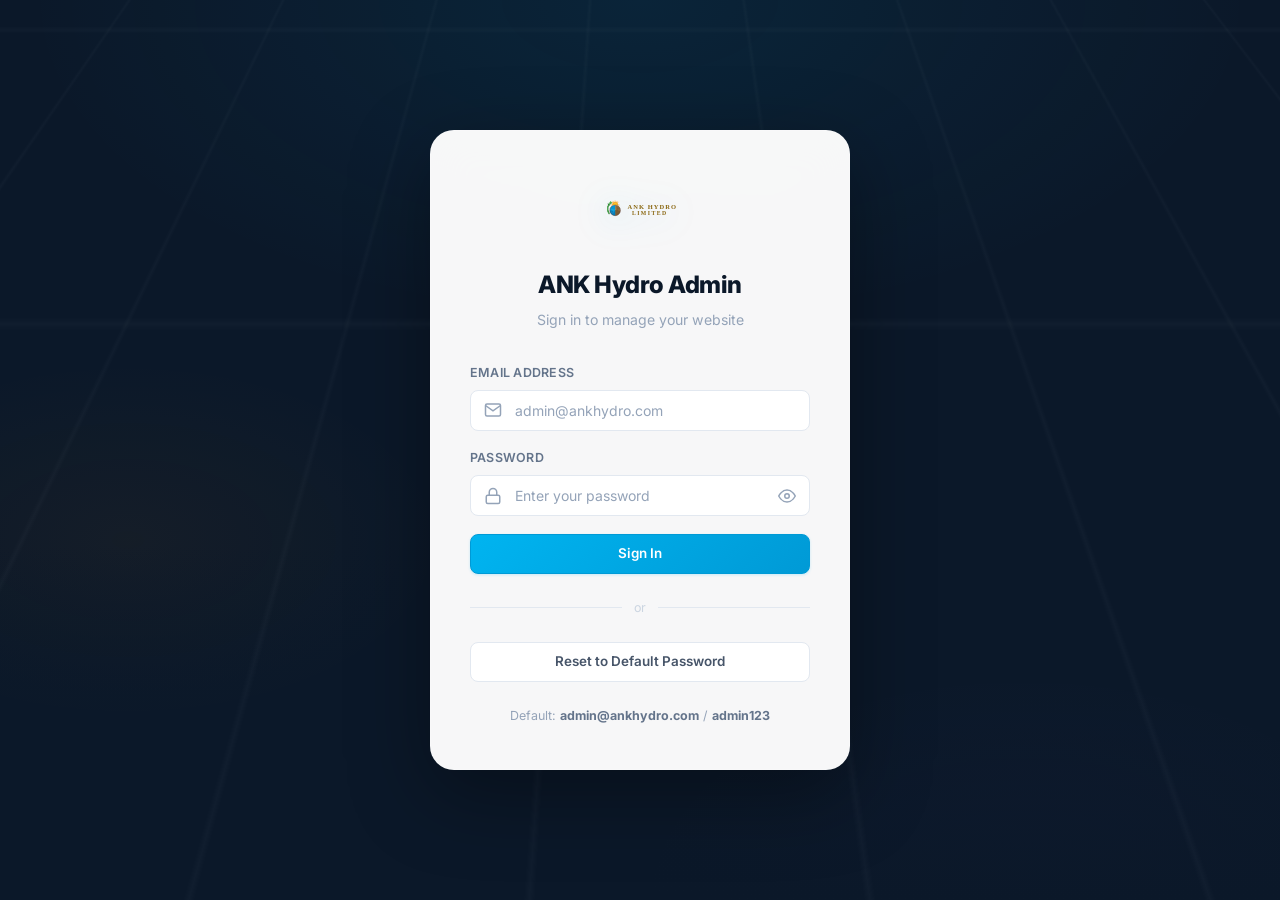
<file: admin/index.html>
<!DOCTYPE html>
<html lang="en">
<head>
  <meta charset="UTF-8" />
  <meta name="viewport" content="width=device-width, initial-scale=1.0" />
  <title>Admin Login | ANK Hydro Limited</title>
  <link rel="stylesheet" href="admin.css" />
  <link rel="icon" type="image/svg+xml" href="../images/logo-icon.svg">
</head>
<body class="login-page">
  <div class="login-container">
    <div class="login-card">
      <div class="login-header">
        <img src="../images/logo.svg" alt="ANK Hydro Logo" class="login-logo-img" />
        <h1>ANK Hydro Admin</h1>
        <p>Sign in to manage your website</p>
      </div>
      <form id="loginForm">
        <div class="form-group">
          <label for="email">Email Address</label>
          <div class="input-icon-wrap">
            <svg class="input-icon" width="18" height="18" fill="none" stroke="currentColor" stroke-width="2" viewBox="0 0 24 24"><path d="M4 4h16c1.1 0 2 .9 2 2v12c0 1.1-.9 2-2 2H4c-1.1 0-2-.9-2-2V6c0-1.1.9-2 2-2z"/><polyline points="22,6 12,13 2,6"/></svg>
            <input type="email" id="email" required placeholder="admin@ankhydro.com" autocomplete="username" />
          </div>
        </div>
        <div class="form-group">
          <label for="password">Password</label>
          <div class="input-icon-wrap">
            <svg class="input-icon" width="18" height="18" fill="none" stroke="currentColor" stroke-width="2" viewBox="0 0 24 24"><rect x="3" y="11" width="18" height="11" rx="2" ry="2"/><path d="M7 11V7a5 5 0 0110 0v4"/></svg>
            <input type="password" id="password" required placeholder="Enter your password" autocomplete="current-password" />
            <button type="button" class="password-toggle" id="passwordToggle" aria-label="Show password">
              <svg width="18" height="18" fill="none" stroke="currentColor" stroke-width="2" viewBox="0 0 24 24" class="eye-open"><path d="M1 12s4-8 11-8 11 8 11 8-4 8-11 8-11-8-11-8z"/><circle cx="12" cy="12" r="3"/></svg>
              <svg width="18" height="18" fill="none" stroke="currentColor" stroke-width="2" viewBox="0 0 24 24" class="eye-closed" style="display:none;"><path d="M17.94 17.94A10.07 10.07 0 0112 20c-7 0-11-8-11-8a18.45 18.45 0 015.06-5.94M9.9 4.24A9.12 9.12 0 0112 4c7 0 11 8 11 8a18.5 18.5 0 01-2.16 3.19m-6.72-1.07a3 3 0 11-4.24-4.24"/><line x1="1" y1="1" x2="23" y2="23"/></svg>
            </button>
          </div>
        </div>
        <div id="loginError" class="error-msg" style="display:none;"></div>
        <button type="submit" class="btn-admin btn-admin-primary login-btn" id="loginBtn">
          <span class="login-btn-text">Sign In</span>
          <span class="login-btn-loading" style="display:none;">
            <svg class="spinner" width="20" height="20" viewBox="0 0 24 24" fill="none" stroke="currentColor" stroke-width="2.5"><circle cx="12" cy="12" r="10" stroke-opacity=".25"/><path d="M12 2a10 10 0 019.95 9" stroke-linecap="round"/></svg>
            Signing in...
          </span>
        </button>
      </form>
      <div class="login-divider"><span>or</span></div>
      <button class="btn-admin btn-admin-outline login-reset-btn" id="resetBtn" style="width:100%;">Reset to Default Password</button>
      <p class="login-footer">Default: <strong>admin@ankhydro.com</strong> / <strong>admin123</strong></p>
    </div>
  </div>
  <script src="admin.js"></script>
  <script>
    // Password toggle
    document.getElementById('passwordToggle')?.addEventListener('click', function() {
      const pw = document.getElementById('password');
      const isPassword = pw.type === 'password';
      pw.type = isPassword ? 'text' : 'password';
      this.querySelector('.eye-open').style.display = isPassword ? 'none' : 'block';
      this.querySelector('.eye-closed').style.display = isPassword ? 'block' : 'none';
    });

    // Reset password
    document.getElementById('resetBtn')?.addEventListener('click', function() {
      localStorage.removeItem('ank_admin_password');
      localStorage.removeItem('ank_admin_auth');
      const err = document.getElementById('loginError');
      err.textContent = 'Password reset to default: admin123';
      err.style.display = 'block';
      err.style.background = '#E8F5E9';
      err.style.color = '#4CAF50';
    });
  </script>
</body>
</html>
</file>
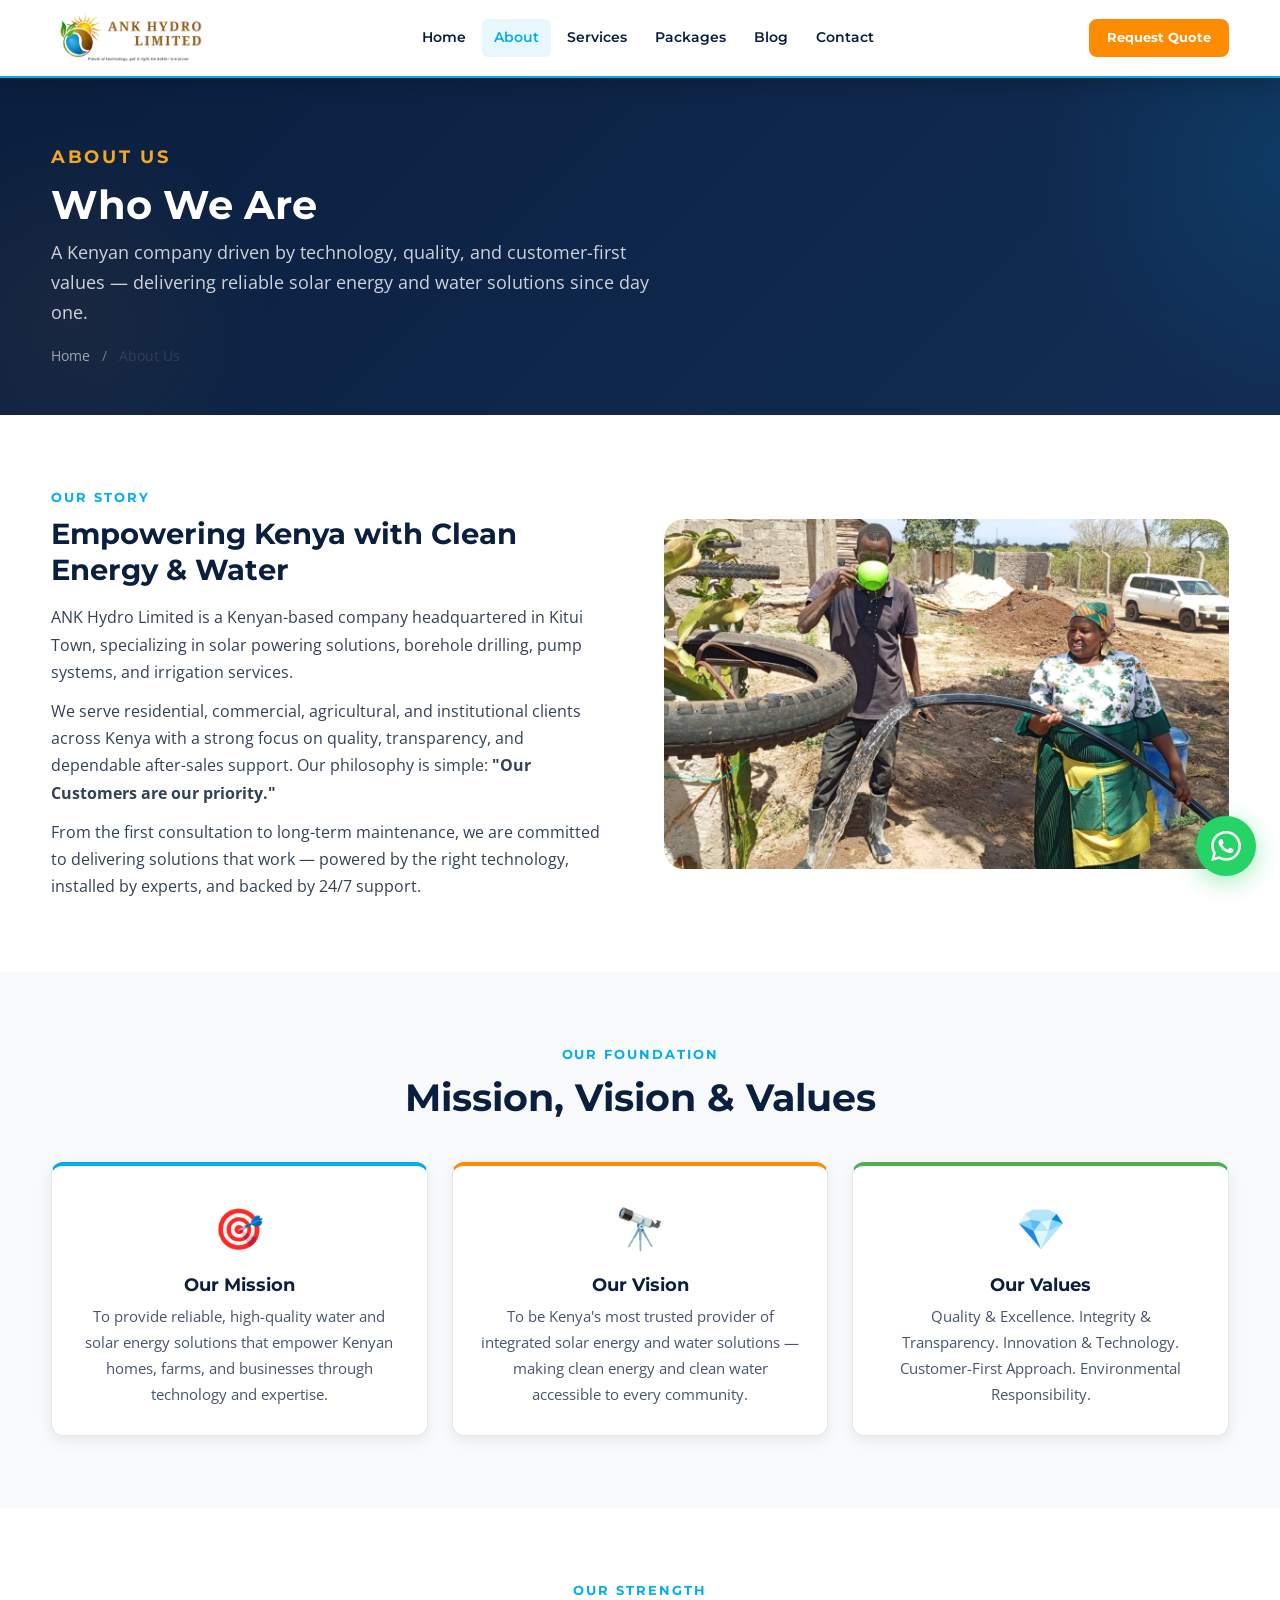
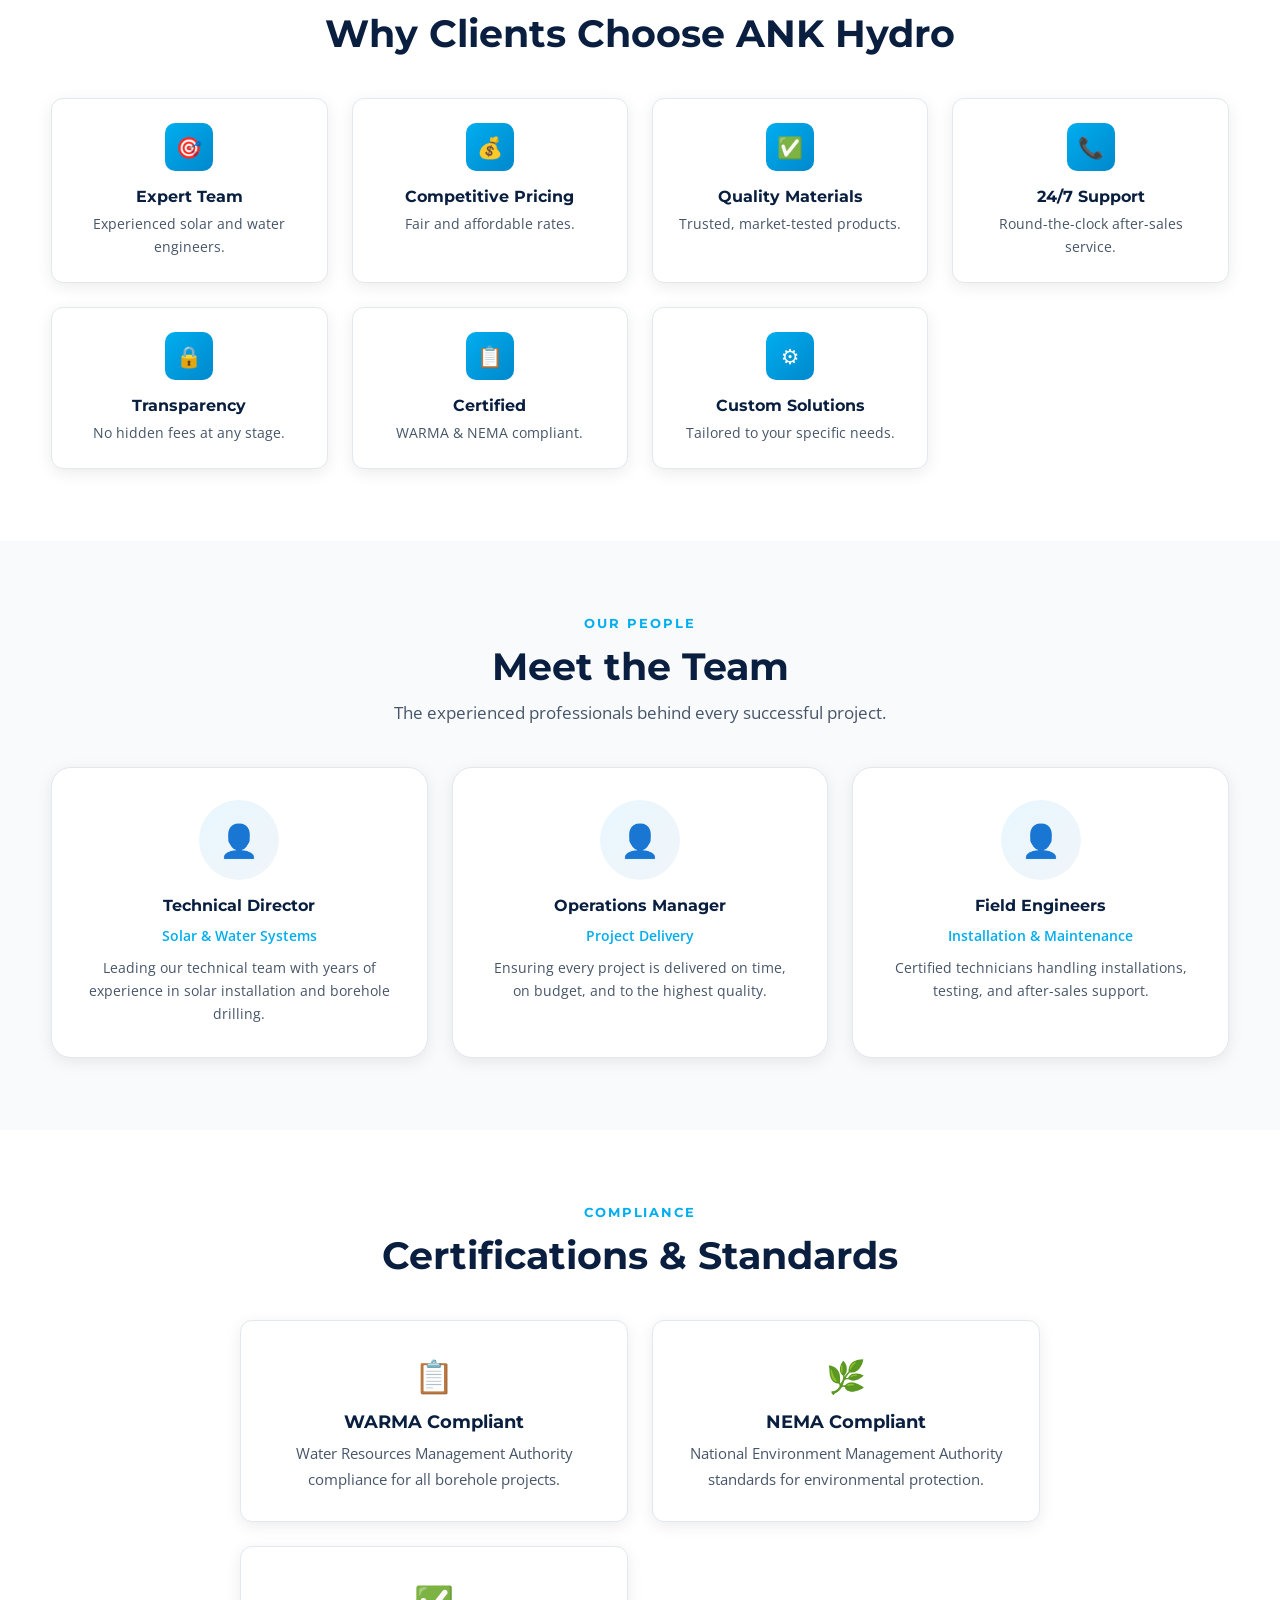
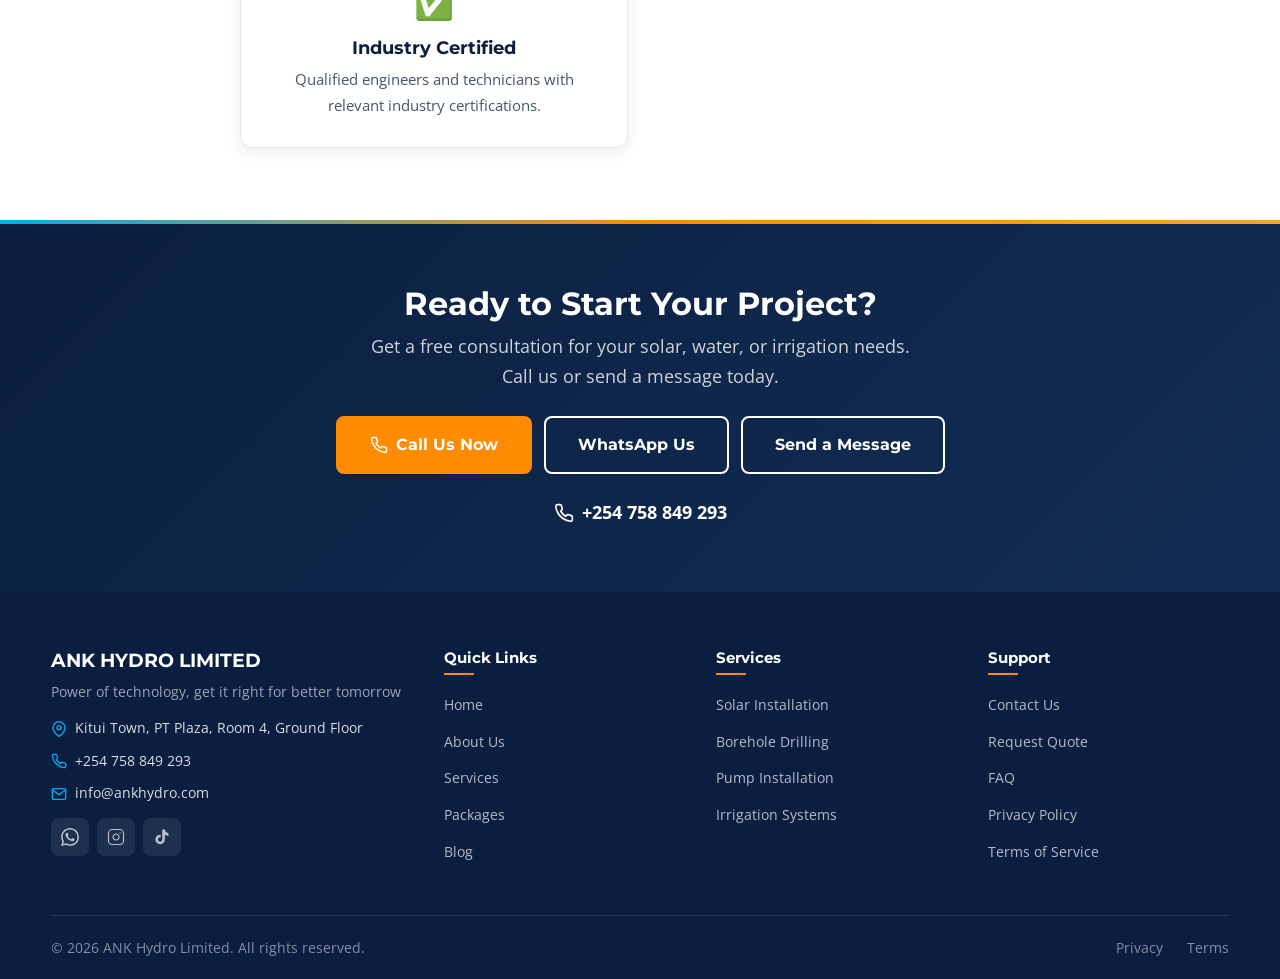
<file: about.html>
<!DOCTYPE html>
<html lang="en">
<head>
  <meta charset="UTF-8" />
  <meta name="viewport" content="width=device-width, initial-scale=1.0" />
  <title>About Us | ANK Hydro Limited</title>
  <meta name="description" content="Learn about ANK Hydro Limited — Kenya's trusted provider of solar energy, borehole drilling, pump installation, and irrigation solutions based in Kitui Town." />
  <link rel="stylesheet" href="style.css" />
  <link rel="icon" type="image/svg+xml" href="images/logo-icon.svg">
</head>
<body>
  <!-- SVG Icons -->
  <svg xmlns="http://www.w3.org/2000/svg" style="display:none;" id="svg-icons"></svg>
  <script>fetch("icons.svg").then(function(r){return r.text()}).then(function(t){document.getElementById("svg-icons").innerHTML=t})</script>

  <!-- Header -->
  <header class="site-header">
    <div class="container nav-wrap">
      <a href="index.html" class="brand">
        <img src="images/logo-full.png" alt="ANK Hydro Limited" class="brand-logo">
      </a>
      <nav class="nav-links" id="navLinks">
        <a href="index.html">Home</a>
        <a href="about.html" class="active">About</a>
        <a href="services.html">Services</a>
        <a href="packages.html">Packages</a>
        <a href="blog.html">Blog</a>
        <a href="contact.html">Contact</a>
      </nav>
      <a class="header-phone" href="tel:+254758849293">
        <svg width="16" height="16" fill="none" stroke="currentColor" stroke-width="2" viewBox="0 0 24 24"><path d="M22 16.92v3a2 2 0 01-2.18 2 19.79 19.79 0 01-8.63-3.07 19.5 19.5 0 01-6-6A19.79 19.79 0 012.12 4.18 2 2 0 014.11 2h3a2 2 0 012 1.72c.127.96.361 1.903.7 2.81a2 2 0 01-.45 2.11L8.09 9.91a16 16 0 006 6l1.27-1.27a2 2 0 012.11-.45c.907.339 1.85.573 2.81.7A2 2 0 0122 16.92z"/></svg>
        +254 758 849 293
      </a>
      <a class="btn btn-primary btn-sm nav-cta" href="quote.html">Request Quote</a>
      <button class="menu-toggle" id="menuToggle" aria-label="Toggle navigation">
        <span></span><span></span><span></span>
      </button>
    </div>
  </header>

  <main>
    <!-- Page Hero -->
    <section class="page-hero">
      <div class="container">
        <p class="eyebrow">About Us</p>
        <h1>Who We Are</h1>
        <p>A Kenyan company driven by technology, quality, and customer-first values — delivering reliable solar energy and water solutions since day one.</p>
        <div class="breadcrumb">
          <a href="index.html">Home</a> <span>/</span> About Us
        </div>
      </div>
    </section>

    <!-- Company Story -->
    <section class="section">
      <div class="container">
        <div class="grid-2" style="align-items:center;gap:3rem;">
          <div class="fade-up">
            <p class="eyebrow">Our Story</p>
            <h2 style="font-size:1.8rem;margin-bottom:1rem;">Empowering Kenya with Clean Energy & Water</h2>
            <p>ANK Hydro Limited is a Kenyan-based company headquartered in Kitui Town, specializing in solar powering solutions, borehole drilling, pump systems, and irrigation services.</p>
            <p style="margin-top:.75rem;">We serve residential, commercial, agricultural, and institutional clients across Kenya with a strong focus on quality, transparency, and dependable after-sales support. Our philosophy is simple: <strong>"Our Customers are our priority."</strong></p>
            <p style="margin-top:.75rem;">From the first consultation to long-term maintenance, we are committed to delivering solutions that work — powered by the right technology, installed by experts, and backed by 24/7 support.</p>
          </div>
          <div class="about-img fade-up" style="border-radius:var(--radius-lg);min-height:350px;position:relative;overflow:hidden;">
            <img src="images/community-water-access.jpg" alt="ANK Hydro team delivering water access to communities in Kenya" style="width:100%;height:100%;object-fit:cover;position:absolute;inset:0;border-radius:var(--radius-lg);">
          </div>
        </div>
      </div>
    </section>

    <!-- Mission, Vision, Values -->
    <section class="section bg-gray">
      <div class="container">
        <div class="section-header centered fade-up">
          <p class="eyebrow">Our Foundation</p>
          <h2>Mission, Vision & Values</h2>
        </div>
        <div class="grid-3 stagger-children">
          <div class="card fade-up" style="text-align:center;border-top:4px solid var(--cyan);">
            <div style="font-size:2.5rem;margin-bottom:.75rem;">🎯</div>
            <h3>Our Mission</h3>
            <p>To provide reliable, high-quality water and solar energy solutions that empower Kenyan homes, farms, and businesses through technology and expertise.</p>
          </div>
          <div class="card fade-up" style="text-align:center;border-top:4px solid var(--orange);">
            <div style="font-size:2.5rem;margin-bottom:.75rem;">🔭</div>
            <h3>Our Vision</h3>
            <p>To be Kenya's most trusted provider of integrated solar energy and water solutions — making clean energy and clean water accessible to every community.</p>
          </div>
          <div class="card fade-up" style="text-align:center;border-top:4px solid var(--green);">
            <div style="font-size:2.5rem;margin-bottom:.75rem;">💎</div>
            <h3>Our Values</h3>
            <p>Quality & Excellence. Integrity & Transparency. Innovation & Technology. Customer-First Approach. Environmental Responsibility.</p>
          </div>
        </div>
      </div>
    </section>

    <!-- Why Choose Us -->
    <section class="section">
      <div class="container">
        <div class="section-header centered fade-up">
          <p class="eyebrow">Our Strength</p>
          <h2>Why Clients Choose ANK Hydro</h2>
        </div>
        <div class="grid-4 stagger-children">
          <div class="value-card fade-up">
            <div class="value-icon">🎯</div>
            <h3>Expert Team</h3>
            <p>Experienced solar and water engineers.</p>
          </div>
          <div class="value-card fade-up">
            <div class="value-icon">💰</div>
            <h3>Competitive Pricing</h3>
            <p>Fair and affordable rates.</p>
          </div>
          <div class="value-card fade-up">
            <div class="value-icon">✅</div>
            <h3>Quality Materials</h3>
            <p>Trusted, market-tested products.</p>
          </div>
          <div class="value-card fade-up">
            <div class="value-icon">📞</div>
            <h3>24/7 Support</h3>
            <p>Round-the-clock after-sales service.</p>
          </div>
          <div class="value-card fade-up">
            <div class="value-icon">🔒</div>
            <h3>Transparency</h3>
            <p>No hidden fees at any stage.</p>
          </div>
          <div class="value-card fade-up">
            <div class="value-icon">📋</div>
            <h3>Certified</h3>
            <p>WARMA & NEMA compliant.</p>
          </div>
          <div class="value-card fade-up">
            <div class="value-icon">⚙️</div>
            <h3>Custom Solutions</h3>
            <p>Tailored to your specific needs.</p>
          </div>
        </div>
      </div>
    </section>

    <!-- Team -->
    <section class="section bg-gray">
      <div class="container">
        <div class="section-header centered fade-up">
          <p class="eyebrow">Our People</p>
          <h2>Meet the Team</h2>
          <p>The experienced professionals behind every successful project.</p>
        </div>
        <div class="grid-3 stagger-children">
          <div class="team-card fade-up">
            <div class="team-avatar">👤</div>
            <h3>Technical Director</h3>
            <p class="team-role">Solar & Water Systems</p>
            <p>Leading our technical team with years of experience in solar installation and borehole drilling across Kenya.</p>
          </div>
          <div class="team-card fade-up">
            <div class="team-avatar">👤</div>
            <h3>Operations Manager</h3>
            <p class="team-role">Project Delivery</p>
            <p>Ensuring every project is delivered on time, on budget, and to the highest quality standards.</p>
          </div>
          <div class="team-card fade-up">
            <div class="team-avatar">👤</div>
            <h3>Field Engineers</h3>
            <p class="team-role">Installation & Maintenance</p>
            <p>Certified technicians handling installations, testing, commissioning, and after-sales support.</p>
          </div>
        </div>
      </div>
    </section>

    <!-- Certifications -->
    <section class="section">
      <div class="container">
        <div class="section-header centered fade-up">
          <p class="eyebrow">Compliance</p>
          <h2>Certifications & Standards</h2>
        </div>
        <div class="grid-3 stagger-children" style="max-width:800px;margin:0 auto;">
          <div class="card fade-up" style="text-align:center;">
            <div style="font-size:2rem;margin-bottom:.5rem;">📋</div>
            <h3>WARMA Compliant</h3>
            <p>Water Resources Management Authority compliance for all borehole projects.</p>
          </div>
          <div class="card fade-up" style="text-align:center;">
            <div style="font-size:2rem;margin-bottom:.5rem;">🌿</div>
            <h3>NEMA Compliant</h3>
            <p>National Environment Management Authority standards for environmental protection.</p>
          </div>
          <div class="card fade-up" style="text-align:center;">
            <div style="font-size:2rem;margin-bottom:.5rem;">✅</div>
            <h3>Industry Certified</h3>
            <p>Qualified engineers and technicians with relevant industry certifications.</p>
          </div>
        </div>
      </div>
    </section>

    <!-- CTA -->
    <section class="cta-banner">
      <div class="container">
        <h2>Ready to Start Your Project?</h2>
        <p>Get a free consultation for your solar, water, or irrigation needs. Call us or send a message today.</p>
        <div class="cta-actions">
          <a class="btn btn-primary btn-lg" href="tel:+254758849293">
            <svg width="18" height="18" fill="none" stroke="currentColor" stroke-width="2" viewBox="0 0 24 24"><path d="M22 16.92v3a2 2 0 01-2.18 2 19.79 19.79 0 01-8.63-3.07 19.5 19.5 0 01-6-6A19.79 19.79 0 012.12 4.18 2 2 0 014.11 2h3a2 2 0 012 1.72c.127.96.361 1.903.7 2.81a2 2 0 01-.45 2.11L8.09 9.91a16 16 0 006 6l1.27-1.27a2 2 0 012.11-.45c.907.339 1.85.573 2.81.7A2 2 0 0122 16.92z"/></svg>
            Call Us Now
          </a>
          <a class="btn btn-outline btn-lg" href="https://wa.me/254758849293?text=Hi%20ANK%20Hydro%2C%20I%27d%20like%20to%20start%20a%20project." target="_blank" rel="noopener">WhatsApp Us</a>
          <a class="btn btn-outline btn-lg" href="contact.html">Send a Message</a>
        </div>
        <a class="cta-phone" href="tel:+254758849293">
          <svg width="20" height="20" fill="none" stroke="currentColor" stroke-width="2" viewBox="0 0 24 24"><path d="M22 16.92v3a2 2 0 01-2.18 2 19.79 19.79 0 01-8.63-3.07 19.5 19.5 0 01-6-6A19.79 19.79 0 012.12 4.18 2 2 0 014.11 2h3a2 2 0 012 1.72c.127.96.361 1.903.7 2.81a2 2 0 01-.45 2.11L8.09 9.91a16 16 0 006 6l1.27-1.27a2 2 0 012.11-.45c.907.339 1.85.573 2.81.7A2 2 0 0122 16.92z"/></svg>
          +254 758 849 293
        </a>
      </div>
    </section>
  </main>

  <!-- Footer -->
  <footer class="site-footer">
    <div class="container footer-grid">
      <div class="footer-brand">
        <h3>ANK Hydro Limited</h3>
        <p>Power of technology, get it right for better tomorrow.</p>
        <div class="footer-contact-item">
          <svg width="16" height="16" fill="none" stroke="currentColor" stroke-width="2" viewBox="0 0 24 24"><path d="M21 10c0 7-9 13-9 13s-9-6-9-13a9 9 0 0118 0z"/><circle cx="12" cy="10" r="3"/></svg>
          <span>Kitui Town, PT Plaza, Room 4, Ground Floor</span>
        </div>
        <div class="footer-contact-item">
          <svg width="16" height="16" fill="none" stroke="currentColor" stroke-width="2" viewBox="0 0 24 24"><path d="M22 16.92v3a2 2 0 01-2.18 2 19.79 19.79 0 01-8.63-3.07 19.5 19.5 0 01-6-6A19.79 19.79 0 012.12 4.18 2 2 0 014.11 2h3a2 2 0 012 1.72c.127.96.361 1.903.7 2.81a2 2 0 01-.45 2.11L8.09 9.91a16 16 0 006 6l1.27-1.27a2 2 0 012.11-.45c.907.339 1.85.573 2.81.7A2 2 0 0122 16.92z"/></svg>
          <a href="tel:+254758849293">+254 758 849 293</a>
        </div>
        <div class="footer-contact-item">
          <svg width="16" height="16" fill="none" stroke="currentColor" stroke-width="2" viewBox="0 0 24 24"><path d="M4 4h16c1.1 0 2 .9 2 2v12c0 1.1-.9 2-2 2H4c-1.1 0-2-.9-2-2V6c0-1.1.9-2 2-2z"/><polyline points="22,6 12,13 2,6"/></svg>
          <a href="mailto:info@ankhydro.com">info@ankhydro.com</a>
        </div>
        <div class="footer-social">
          <a href="https://wa.me/254758849293" target="_blank" rel="noopener" aria-label="WhatsApp"><svg width="18" height="18"><use href="#icon-whatsapp"/></svg></a>
          <a href="#" aria-label="Facebook"><svg width="18" height="18"><use href="#icon-facebook"/></svg></a>
          <a href="#" aria-label="Instagram"><svg width="18" height="18"><use href="#icon-instagram"/></svg></a>
          <a href="#" aria-label="TikTok"><svg width="18" height="18"><use href="#icon-tiktok"/></svg></a>
          <a href="#" aria-label="LinkedIn"><svg width="18" height="18"><use href="#icon-linkedin"/></svg></a>
          <a href="#" aria-label="YouTube"><svg width="18" height="18"><use href="#icon-youtube"/></svg></a>
        </div>
      </div>
      <div>
        <h4>Quick Links</h4>
        <ul class="footer-links">
          <li><a href="index.html">Home</a></li>
          <li><a href="about.html">About Us</a></li>
          <li><a href="services.html">Services</a></li>
          <li><a href="packages.html">Packages</a></li>
          <li><a href="blog.html">Blog</a></li>
        </ul>
      </div>
      <div>
        <h4>Services</h4>
        <ul class="footer-links">
          <li><a href="services.html#solar-installation">Solar Installation</a></li>
          <li><a href="services.html#borehole-drilling">Borehole Drilling</a></li>
          <li><a href="services.html#pump-installation">Pump Installation</a></li>
          <li><a href="services.html#irrigation">Irrigation Systems</a></li>
        </ul>
      </div>
      <div>
        <h4>Support</h4>
        <ul class="footer-links">
          <li><a href="contact.html">Contact Us</a></li>
          <li><a href="quote.html">Request Quote</a></li>
          <li><a href="faq.html">FAQ</a></li>
          <li><a href="privacy.html">Privacy Policy</a></li>
          <li><a href="terms.html">Terms of Service</a></li>
        </ul>
      </div>
    </div>
    <div class="container footer-bottom">
      <p>&copy; 2026 ANK Hydro Limited. All rights reserved.</p>
      <div class="footer-bottom-links">
        <a href="privacy.html">Privacy</a>
        <a href="terms.html">Terms</a>
      </div>
    </div>
  </footer>

  <a class="whatsapp-float" href="https://wa.me/254758849293?text=Hi%20ANK%20Hydro%2C%20I%27m%20interested%20in%20your%20services." target="_blank" rel="noopener" aria-label="Chat on WhatsApp">
    <svg viewBox="0 0 24 24" fill="currentColor"><path d="M17.472 14.382c-.297-.149-1.758-.867-2.03-.967-.273-.099-.471-.148-.67.15-.197.297-.767.966-.94 1.164-.173.199-.347.223-.644.075-.297-.15-1.255-.463-2.39-1.475-.883-.788-1.48-1.761-1.653-2.059-.173-.297-.018-.458.13-.606.134-.133.298-.347.446-.52.149-.174.198-.298.298-.497.099-.198.05-.371-.025-.52-.075-.149-.669-1.612-.916-2.207-.242-.579-.487-.5-.669-.51-.173-.008-.371-.01-.57-.01-.198 0-.52.074-.792.372-.272.297-1.04 1.016-1.04 2.479 0 1.462 1.065 2.875 1.213 3.074.149.198 2.096 3.2 5.077 4.487.709.306 1.262.489 1.694.625.712.227 1.36.195 1.871.118.571-.085 1.758-.719 2.006-1.413.248-.694.248-1.289.173-1.413-.074-.124-.272-.198-.57-.347m-5.421 7.403h-.004a9.87 9.87 0 01-5.031-1.378l-.361-.214-3.741.982.998-3.648-.235-.374a9.86 9.86 0 01-1.51-5.26c.001-5.45 4.436-9.884 9.888-9.884 2.64 0 5.122 1.03 6.988 2.898a9.825 9.825 0 012.893 6.994c-.003 5.45-4.437 9.884-9.885 9.884m8.413-18.297A11.815 11.815 0 0012.05 0C5.495 0 .16 5.335.157 11.892c0 2.096.547 4.142 1.588 5.945L.057 24l6.305-1.654a11.882 11.882 0 005.683 1.448h.005c6.554 0 11.89-5.335 11.893-11.893a11.821 11.821 0 00-3.48-8.413z"/></svg>
  </a>
  <div class="whatsapp-tooltip">Chat with us on WhatsApp</div>
  <button class="back-to-top" id="backToTop" aria-label="Back to top">
    <svg width="20" height="20" fill="none" stroke="currentColor" stroke-width="2.5" viewBox="0 0 24 24"><polyline points="18 15 12 9 6 15"/></svg>
  </button>

  <script src="main.js"></script>
  <script src="site-data.js"></script>
</body>
</html>
</file>
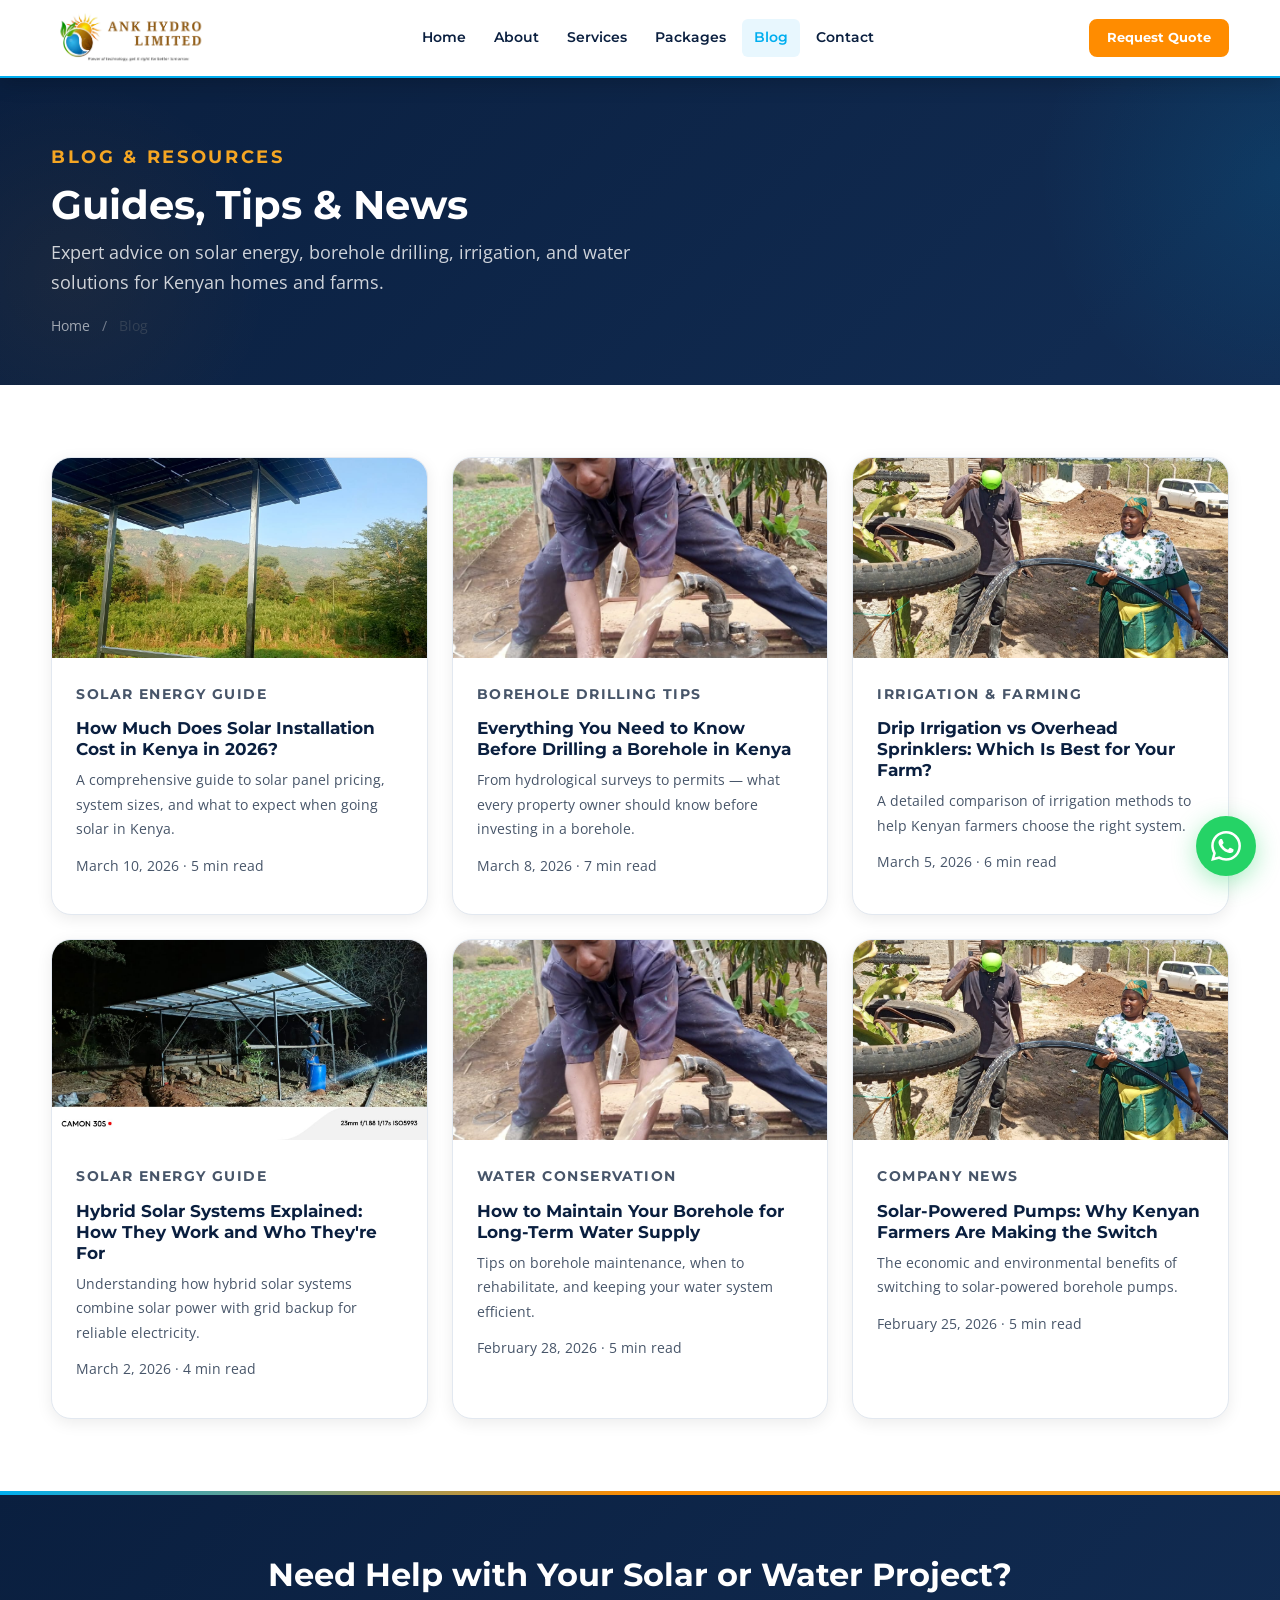
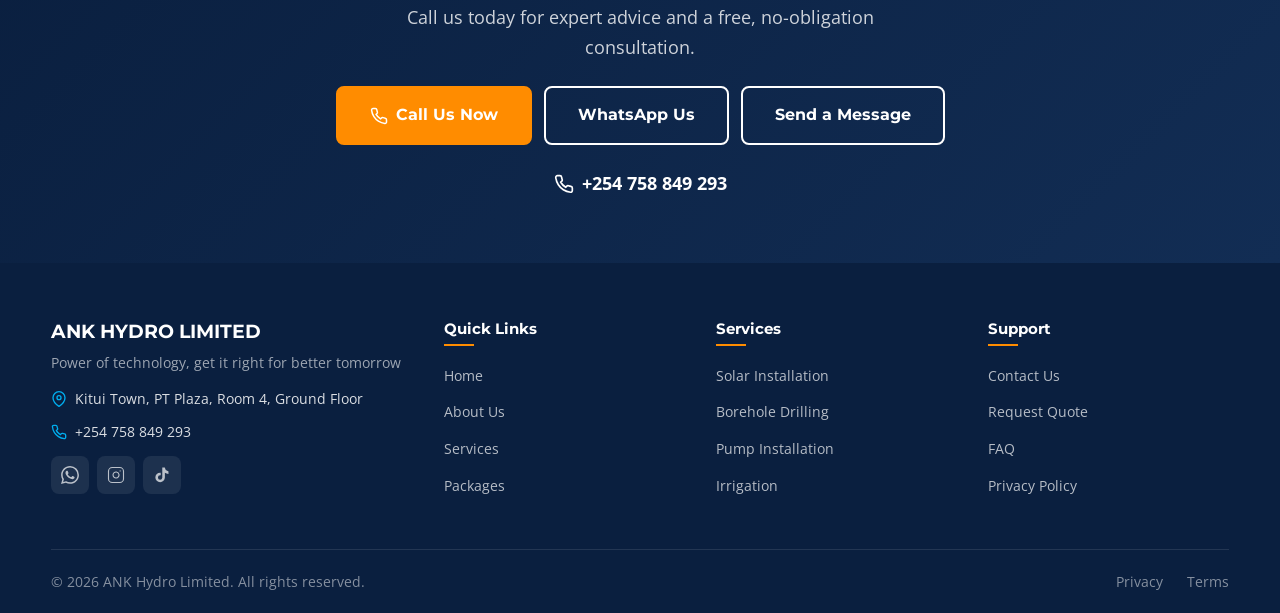
<file: blog-post.html>
<!DOCTYPE html>
<html lang="en">
<head>
  <meta charset="UTF-8" />
  <meta name="viewport" content="width=device-width, initial-scale=1.0" />
  <title>Blog Post | ANK Hydro Limited</title>
  <meta name="description" content="Read expert guides on solar energy, borehole drilling, and water solutions in Kenya." />
  <link rel="stylesheet" href="style.css" />
  <link rel="icon" type="image/svg+xml" href="images/logo-icon.svg">
</head>
<body>
  <svg xmlns="http://www.w3.org/2000/svg" style="display:none;" id="svg-icons"></svg>
  <script>fetch("icons.svg").then(function(r){return r.text()}).then(function(t){document.getElementById("svg-icons").innerHTML=t})</script>

  <header class="site-header">
    <div class="container nav-wrap">
      <a href="index.html" class="brand"><img src="images/logo-full.png" alt="ANK Hydro Limited" class="brand-logo"></a>
      <nav class="nav-links" id="navLinks"><a href="index.html">Home</a><a href="about.html">About</a><a href="services.html">Services</a><a href="packages.html">Packages</a><a href="blog.html" class="active">Blog</a><a href="contact.html">Contact</a></nav>
      <a class="header-phone" href="tel:+254758849293"><svg width="16" height="16" fill="none" stroke="currentColor" stroke-width="2" viewBox="0 0 24 24"><path d="M22 16.92v3a2 2 0 01-2.18 2 19.79 19.79 0 01-8.63-3.07 19.5 19.5 0 01-6-6A19.79 19.79 0 012.12 4.18 2 2 0 014.11 2h3a2 2 0 012 1.72c.127.96.361 1.903.7 2.81a2 2 0 01-.45 2.11L8.09 9.91a16 16 0 006 6l1.27-1.27a2 2 0 012.11-.45c.907.339 1.85.573 2.81.7A2 2 0 0122 16.92z"/></svg>+254 758 849 293</a>
      <a class="btn btn-primary btn-sm nav-cta" href="quote.html">Request Quote</a>
      <button class="menu-toggle" id="menuToggle" aria-label="Toggle navigation"><span></span><span></span><span></span></button>
    </div>
  </header>

  <main>
    <section class="page-hero page-hero-sm">
      <div class="container">
        <div class="breadcrumb"><a href="index.html">Home</a> <span>/</span> <a href="blog.html">Blog</a> <span>/</span> <span id="breadcrumbTitle">Article</span></div>
      </div>
    </section>

    <section class="section">
      <div class="container">
        <article class="blog-post" id="blogPost">
          <div class="blog-post-header">
            <p class="blog-category" id="postCategory"></p>
            <h1 id="postTitle">Loading...</h1>
            <div class="blog-post-meta">
              <span id="postDate"></span>
              <span id="postAuthor"></span>
              <span id="postReadTime"></span>
            </div>
          </div>
          <div class="blog-post-image" id="postImage"></div>
          <div class="blog-post-content" id="postContent"></div>
          <div class="blog-post-tags" id="postTags"></div>
        </article>

        <div class="blog-post-cta">
          <h3>Need Help With Your Project?</h3>
          <p>Get expert advice and a free quote from ANK Hydro.</p>
          <div class="hero-actions" style="justify-content:center;">
            <a class="btn btn-primary" href="quote.html">Get a Free Quote</a>
            <a class="btn btn-outline" href="contact.html">Contact Us</a>
          </div>
        </div>

        <div class="blog-post-nav">
          <a href="blog.html" class="btn btn-outline">&larr; Back to All Posts</a>
        </div>
      </div>
    </section>
  </main>

  <footer class="site-footer">
    <div class="container footer-grid">
      <div class="footer-brand"><h3>ANK Hydro Limited</h3><p>Power of technology, get it right for better tomorrow.</p><div class="footer-contact-item"><svg width="16" height="16" fill="none" stroke="currentColor" stroke-width="2" viewBox="0 0 24 24"><path d="M21 10c0 7-9 13-9 13s-9-6-9-13a9 9 0 0118 0z"/><circle cx="12" cy="10" r="3"/></svg><span>Kitui Town, PT Plaza, Room 4</span></div><div class="footer-contact-item"><svg width="16" height="16" fill="none" stroke="currentColor" stroke-width="2" viewBox="0 0 24 24"><path d="M22 16.92v3a2 2 0 01-2.18 2 19.79 19.79 0 01-8.63-3.07 19.5 19.5 0 01-6-6A19.79 19.79 0 012.12 4.18 2 2 0 014.11 2h3a2 2 0 012 1.72c.127.96.361 1.903.7 2.81a2 2 0 01-.45 2.11L8.09 9.91a16 16 0 006 6l1.27-1.27a2 2 0 012.11-.45c.907.339 1.85.573 2.81.7A2 2 0 0122 16.92z"/></svg><a href="tel:+254758849293">+254 758 849 293</a></div>
        <div class="footer-social">
          <a href="https://wa.me/254758849293" target="_blank" rel="noopener" aria-label="WhatsApp"><svg width="18" height="18"><use href="#icon-whatsapp"/></svg></a>
          <a href="#" aria-label="Facebook"><svg width="18" height="18"><use href="#icon-facebook"/></svg></a>
          <a href="#" aria-label="Instagram"><svg width="18" height="18"><use href="#icon-instagram"/></svg></a>
          <a href="#" aria-label="TikTok"><svg width="18" height="18"><use href="#icon-tiktok"/></svg></a>
          <a href="#" aria-label="LinkedIn"><svg width="18" height="18"><use href="#icon-linkedin"/></svg></a>
          <a href="#" aria-label="YouTube"><svg width="18" height="18"><use href="#icon-youtube"/></svg></a>
        </div></div>
      <div><h4>Quick Links</h4><ul class="footer-links"><li><a href="index.html">Home</a></li><li><a href="about.html">About Us</a></li><li><a href="services.html">Services</a></li><li><a href="packages.html">Packages</a></li></ul></div>
      <div><h4>Services</h4><ul class="footer-links"><li><a href="services.html#solar-installation">Solar Installation</a></li><li><a href="services.html#borehole-drilling">Borehole Drilling</a></li><li><a href="services.html#pump-installation">Pump Installation</a></li><li><a href="services.html#irrigation">Irrigation</a></li></ul></div>
      <div><h4>Support</h4><ul class="footer-links"><li><a href="contact.html">Contact Us</a></li><li><a href="quote.html">Request Quote</a></li><li><a href="faq.html">FAQ</a></li><li><a href="privacy.html">Privacy Policy</a></li></ul></div>
    </div>
    <div class="container footer-bottom"><p>&copy; 2026 ANK Hydro Limited. All rights reserved.</p><div class="footer-bottom-links"><a href="privacy.html">Privacy</a><a href="terms.html">Terms</a></div></div>
  </footer>

  <a class="whatsapp-float" href="https://wa.me/254758849293?text=Hi%20ANK%20Hydro%2C%20I%27m%20interested%20in%20your%20services." target="_blank" rel="noopener" aria-label="Chat on WhatsApp"><svg viewBox="0 0 24 24" fill="currentColor"><path d="M17.472 14.382c-.297-.149-1.758-.867-2.03-.967-.273-.099-.471-.148-.67.15-.197.297-.767.966-.94 1.164-.173.199-.347.223-.644.075-.297-.15-1.255-.463-2.39-1.475-.883-.788-1.48-1.761-1.653-2.059-.173-.297-.018-.458.13-.606.134-.133.298-.347.446-.52.149-.174.198-.298.298-.497.099-.198.05-.371-.025-.52-.075-.149-.669-1.612-.916-2.207-.242-.579-.487-.5-.669-.51-.173-.008-.371-.01-.57-.01-.198 0-.52.074-.792.372-.272.297-1.04 1.016-1.04 2.479 0 1.462 1.065 2.875 1.213 3.074.149.198 2.096 3.2 5.077 4.487.709.306 1.262.489 1.694.625.712.227 1.36.195 1.871.118.571-.085 1.758-.719 2.006-1.413.248-.694.248-1.289.173-1.413-.074-.124-.272-.198-.57-.347m-5.421 7.403h-.004a9.87 9.87 0 01-5.031-1.378l-.361-.214-3.741.982.998-3.648-.235-.374a9.86 9.86 0 01-1.51-5.26c.001-5.45 4.436-9.884 9.888-9.884 2.64 0 5.122 1.03 6.988 2.898a9.825 9.825 0 012.893 6.994c-.003 5.45-4.437 9.884-9.885 9.884m8.413-18.297A11.815 11.815 0 0012.05 0C5.495 0 .16 5.335.157 11.892c0 2.096.547 4.142 1.588 5.945L.057 24l6.305-1.654a11.882 11.882 0 005.683 1.448h.005c6.554 0 11.89-5.335 11.893-11.893a11.821 11.821 0 00-3.48-8.413z"/></svg></a>
  <button class="back-to-top" id="backToTop" aria-label="Back to top"><svg width="20" height="20" fill="none" stroke="currentColor" stroke-width="2.5" viewBox="0 0 24 24"><polyline points="18 15 12 9 6 15"/></svg></button>
  <script src="main.js"></script>
  <script src="site-data.js"></script>
  <script src="blog-data.js"></script>
</body>
</html>
</file>
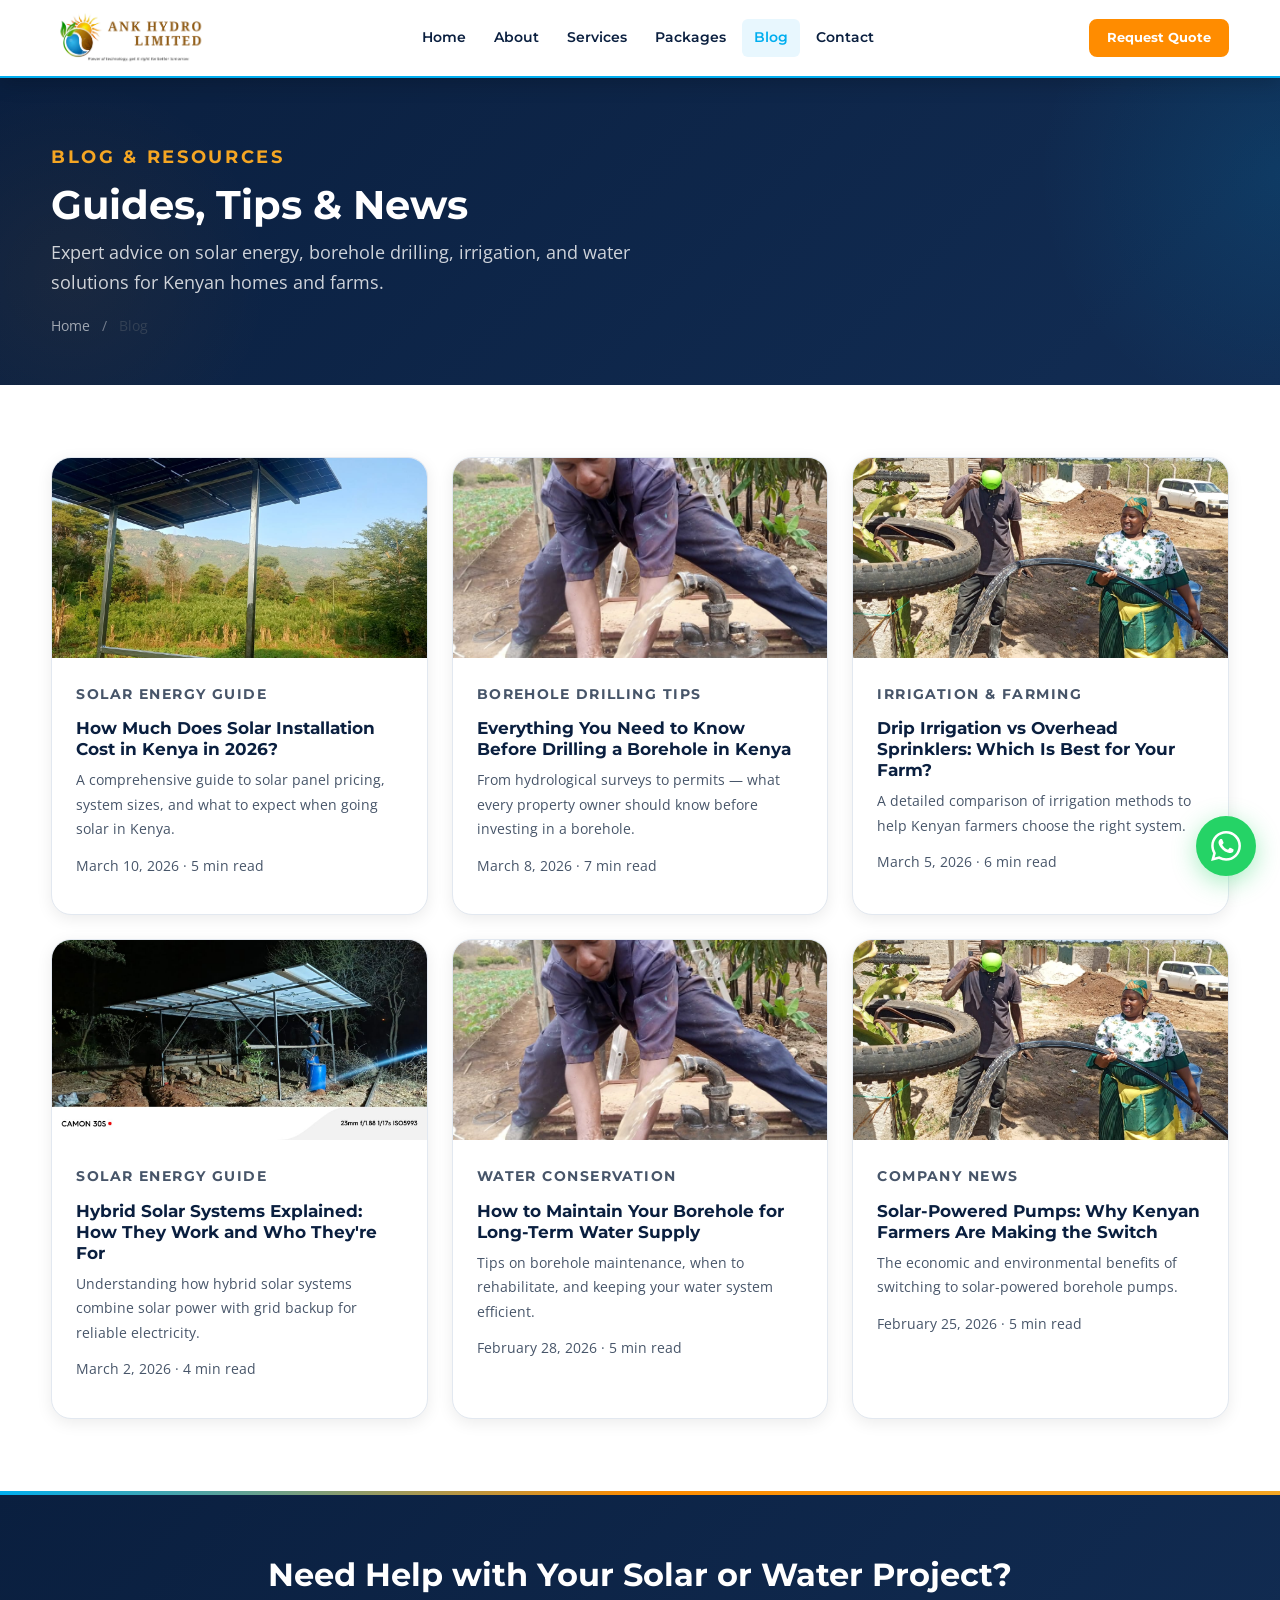
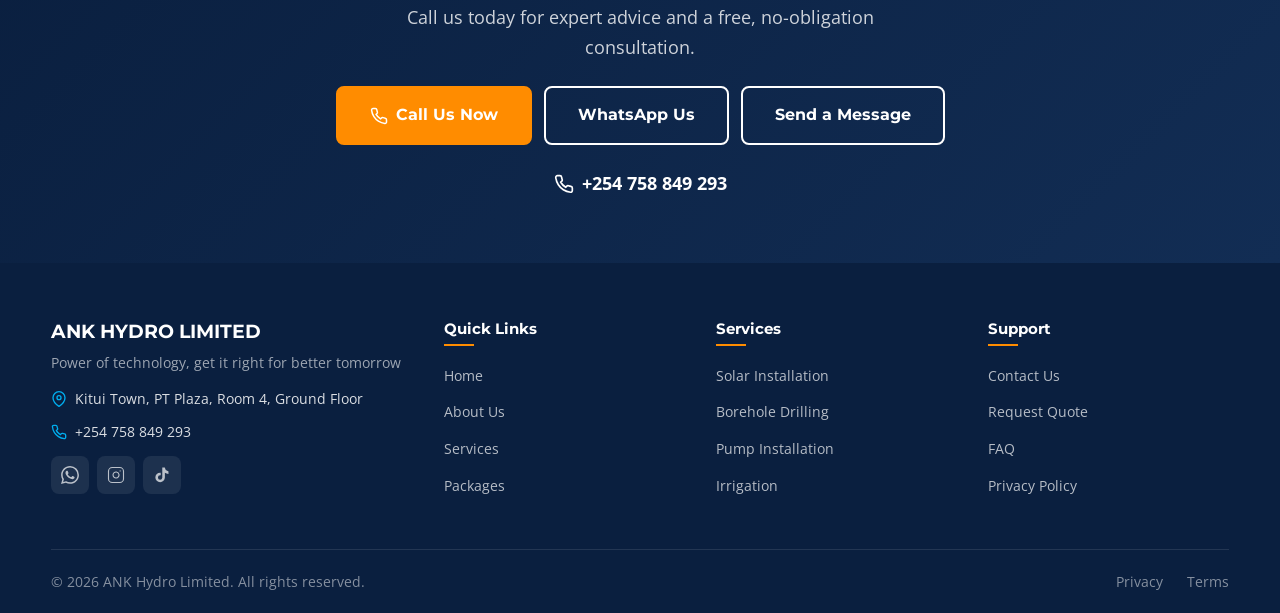
<file: blog.html>
<!DOCTYPE html>
<html lang="en">
<head>
  <meta charset="UTF-8" />
  <meta name="viewport" content="width=device-width, initial-scale=1.0" />
  <title>Blog | ANK Hydro Limited — Solar, Water & Irrigation Guides</title>
  <meta name="description" content="Read guides and tips on solar energy, borehole drilling, irrigation, and water solutions in Kenya from ANK Hydro Limited." />
  <link rel="stylesheet" href="style.css" />
  <link rel="icon" type="image/svg+xml" href="images/logo-icon.svg">
</head>
<body>
  <!-- SVG Icons -->
  <svg xmlns="http://www.w3.org/2000/svg" style="display:none;" id="svg-icons"></svg>
  <script>fetch("icons.svg").then(function(r){return r.text()}).then(function(t){document.getElementById("svg-icons").innerHTML=t})</script>

  <header class="site-header">
    <div class="container nav-wrap">
      <a href="index.html" class="brand"><img src="images/logo-full.png" alt="ANK Hydro Limited" class="brand-logo"></a>
      <nav class="nav-links" id="navLinks"><a href="index.html">Home</a><a href="about.html">About</a><a href="services.html">Services</a><a href="packages.html">Packages</a><a href="blog.html" class="active">Blog</a><a href="contact.html">Contact</a></nav>
      <a class="header-phone" href="tel:+254758849293"><svg width="16" height="16" fill="none" stroke="currentColor" stroke-width="2" viewBox="0 0 24 24"><path d="M22 16.92v3a2 2 0 01-2.18 2 19.79 19.79 0 01-8.63-3.07 19.5 19.5 0 01-6-6A19.79 19.79 0 012.12 4.18 2 2 0 014.11 2h3a2 2 0 012 1.72c.127.96.361 1.903.7 2.81a2 2 0 01-.45 2.11L8.09 9.91a16 16 0 006 6l1.27-1.27a2 2 0 012.11-.45c.907.339 1.85.573 2.81.7A2 2 0 0122 16.92z"/></svg>+254 758 849 293</a>
      <a class="btn btn-primary btn-sm nav-cta" href="quote.html">Request Quote</a>
      <button class="menu-toggle" id="menuToggle" aria-label="Toggle navigation"><span></span><span></span><span></span></button>
    </div>
  </header>

  <main>
    <section class="page-hero">
      <div class="container">
        <p class="eyebrow">Blog & Resources</p>
        <h1>Guides, Tips & News</h1>
        <p>Expert advice on solar energy, borehole drilling, irrigation, and water solutions for Kenyan homes and farms.</p>
        <div class="breadcrumb"><a href="index.html">Home</a> <span>/</span> Blog</div>
      </div>
    </section>

    <section class="section">
      <div class="container">
        <div class="grid-3 stagger-children">

          <a href="blog-post.html?slug=solar-installation-cost-kenya-2026" class="blog-card fade-up">
            <div class="blog-thumb" style="padding:0;"><img src="images/solar-panel-daytime.jpg" alt="Solar installation" style="width:100%;height:100%;object-fit:cover;" loading="lazy"></div>
            <div class="blog-body">
              <p class="blog-category">Solar Energy Guide</p>
              <h3>How Much Does Solar Installation Cost in Kenya in 2026?</h3>
              <p>A comprehensive guide to solar panel pricing, system sizes, and what to expect when going solar in Kenya.</p>
              <p class="blog-meta">March 10, 2026 &middot; 5 min read</p>
            </div>
          </a>

          <a href="blog-post.html?slug=before-drilling-borehole-kenya" class="blog-card fade-up">
            <div class="blog-thumb" style="padding:0;"><img src="images/solar-pump-worker.jpg" alt="Borehole drilling" style="width:100%;height:100%;object-fit:cover;" loading="lazy"></div>
            <div class="blog-body">
              <p class="blog-category">Borehole Drilling Tips</p>
              <h3>Everything You Need to Know Before Drilling a Borehole in Kenya</h3>
              <p>From hydrological surveys to permits — what every property owner should know before investing in a borehole.</p>
              <p class="blog-meta">March 8, 2026 &middot; 7 min read</p>
            </div>
          </a>

          <a href="blog-post.html?slug=drip-vs-overhead-irrigation" class="blog-card fade-up">
            <div class="blog-thumb" style="padding:0;"><img src="images/community-water-access.jpg" alt="Irrigation farming" style="width:100%;height:100%;object-fit:cover;" loading="lazy"></div>
            <div class="blog-body">
              <p class="blog-category">Irrigation & Farming</p>
              <h3>Drip Irrigation vs Overhead Sprinklers: Which Is Best for Your Farm?</h3>
              <p>A detailed comparison of irrigation methods to help Kenyan farmers choose the right system.</p>
              <p class="blog-meta">March 5, 2026 &middot; 6 min read</p>
            </div>
          </a>

          <a href="blog-post.html?slug=hybrid-solar-systems-explained" class="blog-card fade-up">
            <div class="blog-thumb" style="padding:0;"><img src="images/solar-panel-night.jpg" alt="Hybrid solar system" style="width:100%;height:100%;object-fit:cover;" loading="lazy"></div>
            <div class="blog-body">
              <p class="blog-category">Solar Energy Guide</p>
              <h3>Hybrid Solar Systems Explained: How They Work and Who They're For</h3>
              <p>Understanding how hybrid solar systems combine solar power with grid backup for reliable electricity.</p>
              <p class="blog-meta">March 2, 2026 &middot; 4 min read</p>
            </div>
          </a>

          <a href="blog-post.html?slug=borehole-maintenance-tips" class="blog-card fade-up">
            <div class="blog-thumb" style="padding:0;"><img src="images/solar-pump-worker.jpg" alt="Borehole maintenance" style="width:100%;height:100%;object-fit:cover;" loading="lazy"></div>
            <div class="blog-body">
              <p class="blog-category">Water Conservation</p>
              <h3>How to Maintain Your Borehole for Long-Term Water Supply</h3>
              <p>Tips on borehole maintenance, when to rehabilitate, and keeping your water system efficient.</p>
              <p class="blog-meta">February 28, 2026 &middot; 5 min read</p>
            </div>
          </a>

          <a href="blog-post.html?slug=solar-pumps-kenya-farmers" class="blog-card fade-up">
            <div class="blog-thumb" style="padding:0;"><img src="images/community-water-access.jpg" alt="Solar pumps Kenya" style="width:100%;height:100%;object-fit:cover;" loading="lazy"></div>
            <div class="blog-body">
              <p class="blog-category">Company News</p>
              <h3>Solar-Powered Pumps: Why Kenyan Farmers Are Making the Switch</h3>
              <p>The economic and environmental benefits of switching to solar-powered borehole pumps.</p>
              <p class="blog-meta">February 25, 2026 &middot; 5 min read</p>
            </div>
          </a>

        </div>
      </div>
    </section>

    <section class="cta-banner">
      <div class="container">
        <h2>Need Help with Your Solar or Water Project?</h2>
        <p>Call us today for expert advice and a free, no-obligation consultation.</p>
        <div class="cta-actions">
          <a class="btn btn-primary btn-lg" href="tel:+254758849293">
            <svg width="18" height="18" fill="none" stroke="currentColor" stroke-width="2" viewBox="0 0 24 24"><path d="M22 16.92v3a2 2 0 01-2.18 2 19.79 19.79 0 01-8.63-3.07 19.5 19.5 0 01-6-6A19.79 19.79 0 012.12 4.18 2 2 0 014.11 2h3a2 2 0 012 1.72c.127.96.361 1.903.7 2.81a2 2 0 01-.45 2.11L8.09 9.91a16 16 0 006 6l1.27-1.27a2 2 0 012.11-.45c.907.339 1.85.573 2.81.7A2 2 0 0122 16.92z"/></svg>
            Call Us Now
          </a>
          <a class="btn btn-outline btn-lg" href="https://wa.me/254758849293?text=Hi%20ANK%20Hydro%2C%20I%20need%20advice%20on%20a%20project." target="_blank" rel="noopener">WhatsApp Us</a>
          <a class="btn btn-outline btn-lg" href="contact.html">Send a Message</a>
        </div>
        <a class="cta-phone" href="tel:+254758849293">
          <svg width="20" height="20" fill="none" stroke="currentColor" stroke-width="2" viewBox="0 0 24 24"><path d="M22 16.92v3a2 2 0 01-2.18 2 19.79 19.79 0 01-8.63-3.07 19.5 19.5 0 01-6-6A19.79 19.79 0 012.12 4.18 2 2 0 014.11 2h3a2 2 0 012 1.72c.127.96.361 1.903.7 2.81a2 2 0 01-.45 2.11L8.09 9.91a16 16 0 006 6l1.27-1.27a2 2 0 012.11-.45c.907.339 1.85.573 2.81.7A2 2 0 0122 16.92z"/></svg>
          +254 758 849 293
        </a>
      </div>
    </section>
  </main>

  <footer class="site-footer">
    <div class="container footer-grid">
      <div class="footer-brand"><h3>ANK Hydro Limited</h3><p>Power of technology, get it right for better tomorrow.</p><div class="footer-contact-item"><svg width="16" height="16" fill="none" stroke="currentColor" stroke-width="2" viewBox="0 0 24 24"><path d="M21 10c0 7-9 13-9 13s-9-6-9-13a9 9 0 0118 0z"/><circle cx="12" cy="10" r="3"/></svg><span>Kitui Town, PT Plaza, Room 4</span></div><div class="footer-contact-item"><svg width="16" height="16" fill="none" stroke="currentColor" stroke-width="2" viewBox="0 0 24 24"><path d="M22 16.92v3a2 2 0 01-2.18 2 19.79 19.79 0 01-8.63-3.07 19.5 19.5 0 01-6-6A19.79 19.79 0 012.12 4.18 2 2 0 014.11 2h3a2 2 0 012 1.72c.127.96.361 1.903.7 2.81a2 2 0 01-.45 2.11L8.09 9.91a16 16 0 006 6l1.27-1.27a2 2 0 012.11-.45c.907.339 1.85.573 2.81.7A2 2 0 0122 16.92z"/></svg><a href="tel:+254758849293">+254 758 849 293</a></div>
        <div class="footer-social">
          <a href="https://wa.me/254758849293" target="_blank" rel="noopener" aria-label="WhatsApp"><svg width="18" height="18"><use href="#icon-whatsapp"/></svg></a>
          <a href="#" aria-label="Facebook"><svg width="18" height="18"><use href="#icon-facebook"/></svg></a>
          <a href="#" aria-label="Instagram"><svg width="18" height="18"><use href="#icon-instagram"/></svg></a>
          <a href="#" aria-label="TikTok"><svg width="18" height="18"><use href="#icon-tiktok"/></svg></a>
          <a href="#" aria-label="LinkedIn"><svg width="18" height="18"><use href="#icon-linkedin"/></svg></a>
          <a href="#" aria-label="YouTube"><svg width="18" height="18"><use href="#icon-youtube"/></svg></a>
        </div></div>
      <div><h4>Quick Links</h4><ul class="footer-links"><li><a href="index.html">Home</a></li><li><a href="about.html">About Us</a></li><li><a href="services.html">Services</a></li><li><a href="packages.html">Packages</a></li></ul></div>
      <div><h4>Services</h4><ul class="footer-links"><li><a href="services.html#solar-installation">Solar Installation</a></li><li><a href="services.html#borehole-drilling">Borehole Drilling</a></li><li><a href="services.html#pump-installation">Pump Installation</a></li><li><a href="services.html#irrigation">Irrigation</a></li></ul></div>
      <div><h4>Support</h4><ul class="footer-links"><li><a href="contact.html">Contact Us</a></li><li><a href="quote.html">Request Quote</a></li><li><a href="faq.html">FAQ</a></li><li><a href="privacy.html">Privacy Policy</a></li></ul></div>
    </div>
    <div class="container footer-bottom"><p>&copy; 2026 ANK Hydro Limited. All rights reserved.</p><div class="footer-bottom-links"><a href="privacy.html">Privacy</a><a href="terms.html">Terms</a></div></div>
  </footer>

  <a class="whatsapp-float" href="https://wa.me/254758849293?text=Hi%20ANK%20Hydro%2C%20I%27m%20interested%20in%20your%20services." target="_blank" rel="noopener" aria-label="Chat on WhatsApp"><svg viewBox="0 0 24 24" fill="currentColor"><path d="M17.472 14.382c-.297-.149-1.758-.867-2.03-.967-.273-.099-.471-.148-.67.15-.197.297-.767.966-.94 1.164-.173.199-.347.223-.644.075-.297-.15-1.255-.463-2.39-1.475-.883-.788-1.48-1.761-1.653-2.059-.173-.297-.018-.458.13-.606.134-.133.298-.347.446-.52.149-.174.198-.298.298-.497.099-.198.05-.371-.025-.52-.075-.149-.669-1.612-.916-2.207-.242-.579-.487-.5-.669-.51-.173-.008-.371-.01-.57-.01-.198 0-.52.074-.792.372-.272.297-1.04 1.016-1.04 2.479 0 1.462 1.065 2.875 1.213 3.074.149.198 2.096 3.2 5.077 4.487.709.306 1.262.489 1.694.625.712.227 1.36.195 1.871.118.571-.085 1.758-.719 2.006-1.413.248-.694.248-1.289.173-1.413-.074-.124-.272-.198-.57-.347m-5.421 7.403h-.004a9.87 9.87 0 01-5.031-1.378l-.361-.214-3.741.982.998-3.648-.235-.374a9.86 9.86 0 01-1.51-5.26c.001-5.45 4.436-9.884 9.888-9.884 2.64 0 5.122 1.03 6.988 2.898a9.825 9.825 0 012.893 6.994c-.003 5.45-4.437 9.884-9.885 9.884m8.413-18.297A11.815 11.815 0 0012.05 0C5.495 0 .16 5.335.157 11.892c0 2.096.547 4.142 1.588 5.945L.057 24l6.305-1.654a11.882 11.882 0 005.683 1.448h.005c6.554 0 11.89-5.335 11.893-11.893a11.821 11.821 0 00-3.48-8.413z"/></svg></a>
  <div class="whatsapp-tooltip">Chat with us on WhatsApp</div>
  <button class="back-to-top" id="backToTop" aria-label="Back to top"><svg width="20" height="20" fill="none" stroke="currentColor" stroke-width="2.5" viewBox="0 0 24 24"><polyline points="18 15 12 9 6 15"/></svg></button>
  <script src="main.js"></script>
  <script src="site-data.js"></script>
</body>
</html>
</file>
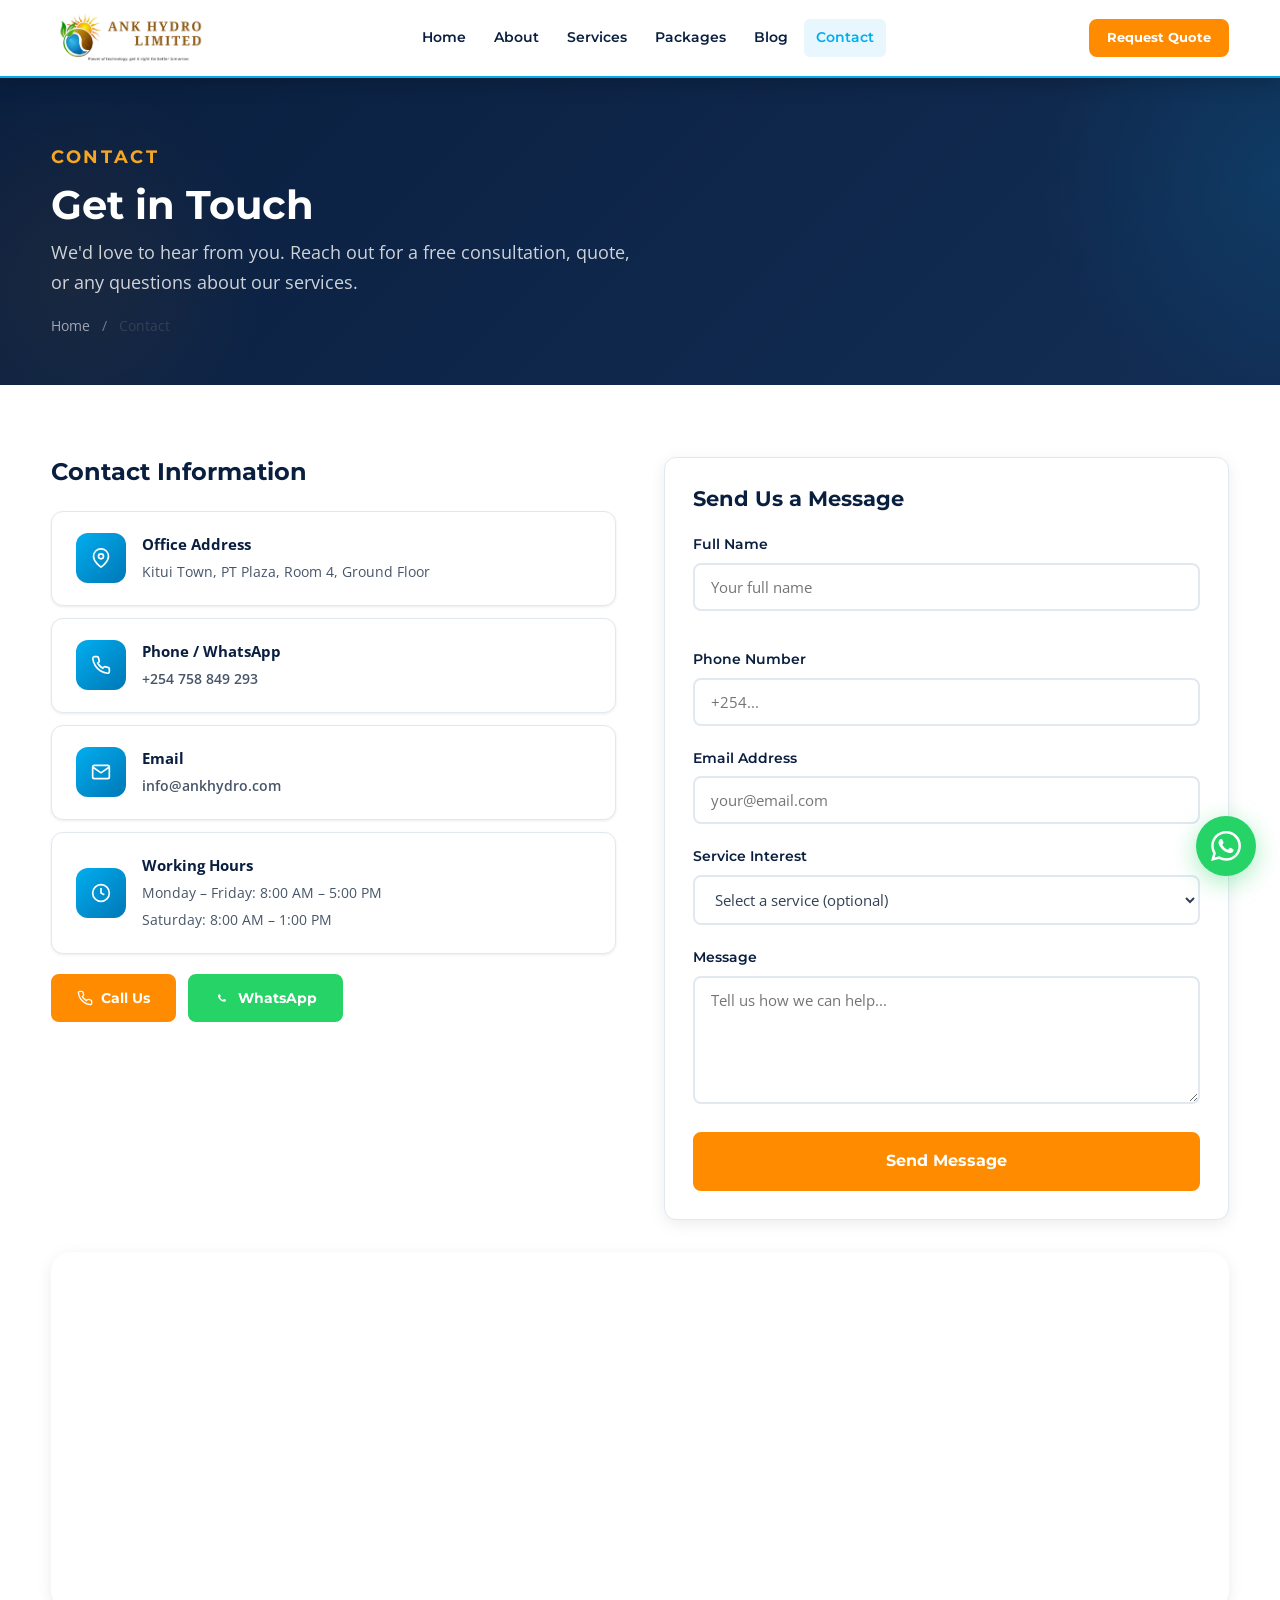
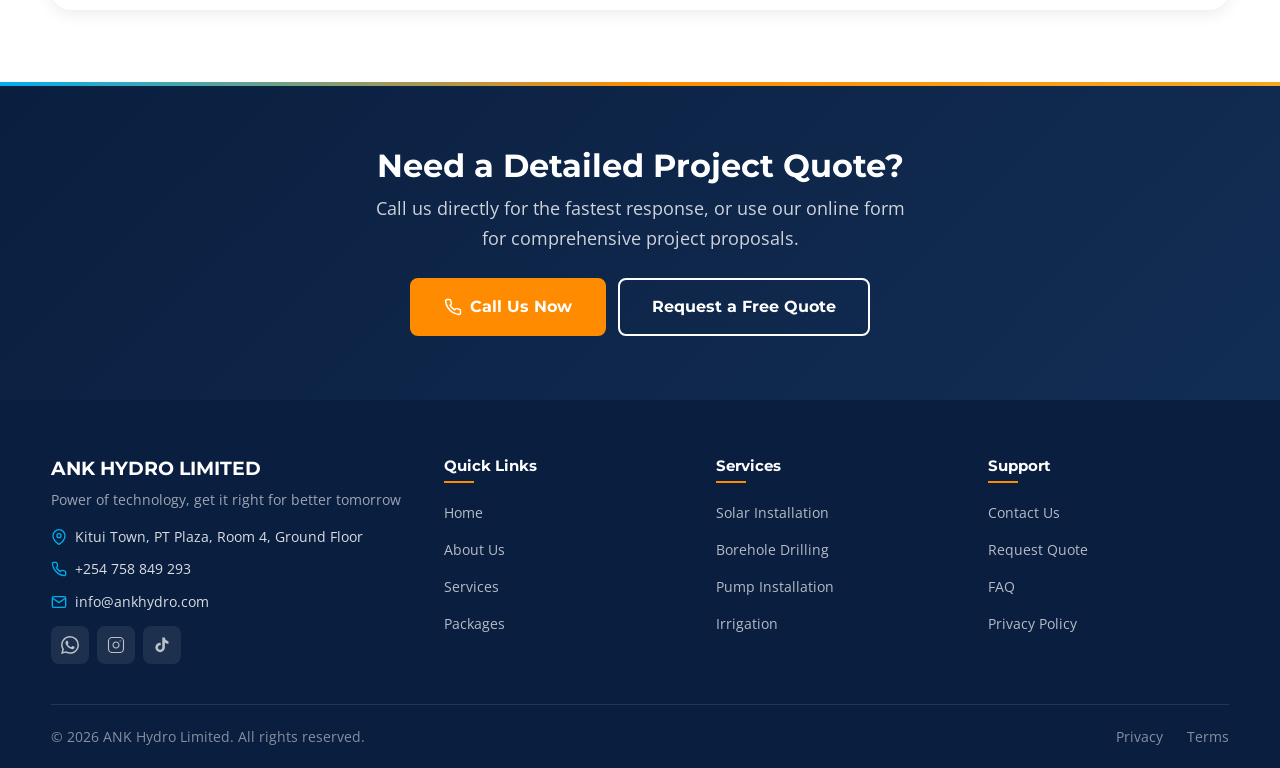
<file: contact.html>
<!DOCTYPE html>
<html lang="en">
<head>
  <meta charset="UTF-8" />
  <meta name="viewport" content="width=device-width, initial-scale=1.0" />
  <title>Contact Us | ANK Hydro Limited</title>
  <meta name="description" content="Contact ANK Hydro Limited for solar, borehole, pump, and irrigation services. Call +254 758 849 293 or visit us at PT Plaza, Kitui Town." />
  <link rel="stylesheet" href="style.css" />
  <link rel="icon" type="image/svg+xml" href="images/logo-icon.svg">
</head>
<body>
  <!-- SVG Icons -->
  <svg xmlns="http://www.w3.org/2000/svg" style="display:none;" id="svg-icons"></svg>
  <script>fetch("icons.svg").then(function(r){return r.text()}).then(function(t){document.getElementById("svg-icons").innerHTML=t})</script>

  <header class="site-header">
    <div class="container nav-wrap">
      <a href="index.html" class="brand"><img src="images/logo-full.png" alt="ANK Hydro Limited" class="brand-logo"></a>
      <nav class="nav-links" id="navLinks"><a href="index.html">Home</a><a href="about.html">About</a><a href="services.html">Services</a><a href="packages.html">Packages</a><a href="blog.html">Blog</a><a href="contact.html" class="active">Contact</a></nav>
      <a class="header-phone" href="tel:+254758849293"><svg width="16" height="16" fill="none" stroke="currentColor" stroke-width="2" viewBox="0 0 24 24"><path d="M22 16.92v3a2 2 0 01-2.18 2 19.79 19.79 0 01-8.63-3.07 19.5 19.5 0 01-6-6A19.79 19.79 0 012.12 4.18 2 2 0 014.11 2h3a2 2 0 012 1.72c.127.96.361 1.903.7 2.81a2 2 0 01-.45 2.11L8.09 9.91a16 16 0 006 6l1.27-1.27a2 2 0 012.11-.45c.907.339 1.85.573 2.81.7A2 2 0 0122 16.92z"/></svg>+254 758 849 293</a>
      <a class="btn btn-primary btn-sm nav-cta" href="quote.html">Request Quote</a>
      <button class="menu-toggle" id="menuToggle" aria-label="Toggle navigation"><span></span><span></span><span></span></button>
    </div>
  </header>

  <main>
    <section class="page-hero">
      <div class="container">
        <p class="eyebrow">Contact</p>
        <h1>Get in Touch</h1>
        <p>We'd love to hear from you. Reach out for a free consultation, quote, or any questions about our services.</p>
        <div class="breadcrumb"><a href="index.html">Home</a> <span>/</span> Contact</div>
      </div>
    </section>

    <section class="section">
      <div class="container">
        <div class="grid-2" style="gap:3rem;">
          <!-- Contact Info -->
          <div class="fade-up">
            <h2 style="font-size:1.5rem;margin-bottom:1.5rem;">Contact Information</h2>

            <div class="contact-info-card">
              <div class="info-icon">
                <svg width="20" height="20" fill="none" stroke="currentColor" stroke-width="2" viewBox="0 0 24 24"><path d="M21 10c0 7-9 13-9 13s-9-6-9-13a9 9 0 0118 0z"/><circle cx="12" cy="10" r="3"/></svg>
              </div>
              <div>
                <strong>Office Address</strong>
                <span>Kitui Town, PT Plaza, Room 4, Ground Floor</span>
              </div>
            </div>

            <div class="contact-info-card">
              <div class="info-icon">
                <svg width="20" height="20" fill="none" stroke="currentColor" stroke-width="2" viewBox="0 0 24 24"><path d="M22 16.92v3a2 2 0 01-2.18 2 19.79 19.79 0 01-8.63-3.07 19.5 19.5 0 01-6-6A19.79 19.79 0 012.12 4.18 2 2 0 014.11 2h3a2 2 0 012 1.72c.127.96.361 1.903.7 2.81a2 2 0 01-.45 2.11L8.09 9.91a16 16 0 006 6l1.27-1.27a2 2 0 012.11-.45c.907.339 1.85.573 2.81.7A2 2 0 0122 16.92z"/></svg>
              </div>
              <div>
                <strong>Phone / WhatsApp</strong>
                <a href="tel:+254758849293" style="font-weight:600;">+254 758 849 293</a>
              </div>
            </div>

            <div class="contact-info-card">
              <div class="info-icon">
                <svg width="20" height="20" fill="none" stroke="currentColor" stroke-width="2" viewBox="0 0 24 24"><path d="M4 4h16c1.1 0 2 .9 2 2v12c0 1.1-.9 2-2 2H4c-1.1 0-2-.9-2-2V6c0-1.1.9-2 2-2z"/><polyline points="22,6 12,13 2,6"/></svg>
              </div>
              <div>
                <strong>Email</strong>
                <a href="mailto:info@ankhydro.com" style="font-weight:600;">info@ankhydro.com</a>
              </div>
            </div>

            <div class="contact-info-card">
              <div class="info-icon">
                <svg width="20" height="20" fill="none" stroke="currentColor" stroke-width="2" viewBox="0 0 24 24"><circle cx="12" cy="12" r="10"/><polyline points="12 6 12 12 16 14"/></svg>
              </div>
              <div>
                <strong>Working Hours</strong>
                <span>Monday – Friday: 8:00 AM – 5:00 PM<br>Saturday: 8:00 AM – 1:00 PM</span>
              </div>
            </div>

            <div style="display:flex;gap:.75rem;flex-wrap:wrap;margin-top:1.25rem;">
              <a class="btn btn-primary" href="tel:+254758849293">
                <svg width="16" height="16" fill="none" stroke="currentColor" stroke-width="2" viewBox="0 0 24 24"><path d="M22 16.92v3a2 2 0 01-2.18 2 19.79 19.79 0 01-8.63-3.07 19.5 19.5 0 01-6-6A19.79 19.79 0 012.12 4.18 2 2 0 014.11 2h3a2 2 0 012 1.72c.127.96.361 1.903.7 2.81a2 2 0 01-.45 2.11L8.09 9.91a16 16 0 006 6l1.27-1.27a2 2 0 012.11-.45c.907.339 1.85.573 2.81.7A2 2 0 0122 16.92z"/></svg>
                Call Us
              </a>
              <a class="btn btn-whatsapp" href="https://wa.me/254758849293?text=Hi%20ANK%20Hydro%2C%20I%20have%20a%20question." target="_blank" rel="noopener">
                <svg width="16" height="16" viewBox="0 0 24 24" fill="currentColor"><path d="M17.472 14.382c-.297-.149-1.758-.867-2.03-.967-.273-.099-.471-.148-.67.15-.197.297-.767.966-.94 1.164-.173.199-.347.223-.644.075-.297-.15-1.255-.463-2.39-1.475-.883-.788-1.48-1.761-1.653-2.059-.173-.297-.018-.458.13-.606.134-.133.298-.347.446-.52.149-.174.198-.298.298-.497.099-.198.05-.371-.025-.52-.075-.149-.669-1.612-.916-2.207-.242-.579-.487-.5-.669-.51-.173-.008-.371-.01-.57-.01-.198 0-.52.074-.792.372-.272.297-1.04 1.016-1.04 2.479 0 1.462 1.065 2.875 1.213 3.074.149.198 2.096 3.2 5.077 4.487.709.306 1.262.489 1.694.625.712.227 1.36.195 1.871.118.571-.085 1.758-.719 2.006-1.413.248-.694.248-1.289.173-1.413-.074-.124-.272-.198-.57-.347z"/></svg>
                WhatsApp
              </a>
            </div>
          </div>

          <!-- Contact Form -->
          <div class="fade-up">
            <div class="card">
              <h2 style="font-size:1.3rem;margin-bottom:1.25rem;">Send Us a Message</h2>
              <form id="contactForm">
                <div class="form-grid">
                  <div class="form-group">
                    <label for="contact-name">Full Name</label>
                    <input type="text" id="contact-name" name="name" required placeholder="Your full name" />
                  </div>
                  <div class="form-group">
                    <label for="contact-phone">Phone Number</label>
                    <input type="tel" id="contact-phone" name="phone" required placeholder="+254..." />
                  </div>
                </div>
                <div class="form-group">
                  <label for="contact-email">Email Address</label>
                  <input type="email" id="contact-email" name="email" required placeholder="your@email.com" />
                </div>
                <div class="form-group">
                  <label for="contact-service">Service Interest</label>
                  <select id="contact-service" name="service">
                    <option value="">Select a service (optional)</option>
                    <option value="Solar Panel Installation">Solar Panel Installation</option>
                    <option value="Hybrid Domestic Solar">Hybrid Domestic Solar</option>
                    <option value="Hydrological Survey">Hydrological Survey</option>
                    <option value="Borehole Drilling">Borehole Drilling</option>
                    <option value="Borehole Rehabilitation">Borehole Rehabilitation</option>
                    <option value="Pump Installation">Pump Installation</option>
                    <option value="Irrigation Systems">Irrigation Systems</option>
                    <option value="Tank Tower">Tank Tower Construction</option>
                    <option value="Solar Structure">Solar Structure Construction</option>
                    <option value="Other">Other</option>
                  </select>
                </div>
                <div class="form-group">
                  <label for="contact-message">Message</label>
                  <textarea id="contact-message" name="message" rows="5" required placeholder="Tell us how we can help..."></textarea>
                </div>
                <button type="submit" class="btn btn-primary btn-lg" style="width:100%;justify-content:center;">Send Message</button>
              </form>
              <div id="contactSuccess" style="display:none;text-align:center;padding:2rem;">
                <div style="font-size:3rem;margin-bottom:.5rem;">✅</div>
                <h3>Message Sent!</h3>
                <p style="color:var(--gray-600);">Thank you for reaching out. We'll get back to you within 24 hours.</p>
              </div>
            </div>
          </div>
        </div>

        <!-- Map -->
        <div class="map-container fade-up">
          <iframe src="https://www.google.com/maps?q=Kitui+Town+PT+Plaza&output=embed" allowfullscreen="" loading="lazy" title="ANK Hydro Office Location"></iframe>
        </div>
      </div>
    </section>

    <section class="cta-banner">
      <div class="container">
        <h2>Need a Detailed Project Quote?</h2>
        <p>Call us directly for the fastest response, or use our online form for comprehensive project proposals.</p>
        <div class="cta-actions">
          <a class="btn btn-primary btn-lg" href="tel:+254758849293">
            <svg width="18" height="18" fill="none" stroke="currentColor" stroke-width="2" viewBox="0 0 24 24"><path d="M22 16.92v3a2 2 0 01-2.18 2 19.79 19.79 0 01-8.63-3.07 19.5 19.5 0 01-6-6A19.79 19.79 0 012.12 4.18 2 2 0 014.11 2h3a2 2 0 012 1.72c.127.96.361 1.903.7 2.81a2 2 0 01-.45 2.11L8.09 9.91a16 16 0 006 6l1.27-1.27a2 2 0 012.11-.45c.907.339 1.85.573 2.81.7A2 2 0 0122 16.92z"/></svg>
            Call Us Now
          </a>
          <a class="btn btn-outline btn-lg" href="quote.html">Request a Free Quote</a>
        </div>
      </div>
    </section>
  </main>

  <footer class="site-footer">
    <div class="container footer-grid">
      <div class="footer-brand"><h3>ANK Hydro Limited</h3><p>Power of technology, get it right for better tomorrow.</p><div class="footer-contact-item"><svg width="16" height="16" fill="none" stroke="currentColor" stroke-width="2" viewBox="0 0 24 24"><path d="M21 10c0 7-9 13-9 13s-9-6-9-13a9 9 0 0118 0z"/><circle cx="12" cy="10" r="3"/></svg><span>Kitui Town, PT Plaza, Room 4</span></div><div class="footer-contact-item"><svg width="16" height="16" fill="none" stroke="currentColor" stroke-width="2" viewBox="0 0 24 24"><path d="M22 16.92v3a2 2 0 01-2.18 2 19.79 19.79 0 01-8.63-3.07 19.5 19.5 0 01-6-6A19.79 19.79 0 012.12 4.18 2 2 0 014.11 2h3a2 2 0 012 1.72c.127.96.361 1.903.7 2.81a2 2 0 01-.45 2.11L8.09 9.91a16 16 0 006 6l1.27-1.27a2 2 0 012.11-.45c.907.339 1.85.573 2.81.7A2 2 0 0122 16.92z"/></svg><a href="tel:+254758849293">+254 758 849 293</a></div><div class="footer-contact-item"><svg width="16" height="16" fill="none" stroke="currentColor" stroke-width="2" viewBox="0 0 24 24"><path d="M4 4h16c1.1 0 2 .9 2 2v12c0 1.1-.9 2-2 2H4c-1.1 0-2-.9-2-2V6c0-1.1.9-2 2-2z"/><polyline points="22,6 12,13 2,6"/></svg><a href="mailto:info@ankhydro.com">info@ankhydro.com</a></div>
        <div class="footer-social">
          <a href="https://wa.me/254758849293" target="_blank" rel="noopener" aria-label="WhatsApp"><svg width="18" height="18"><use href="#icon-whatsapp"/></svg></a>
          <a href="#" aria-label="Facebook"><svg width="18" height="18"><use href="#icon-facebook"/></svg></a>
          <a href="#" aria-label="Instagram"><svg width="18" height="18"><use href="#icon-instagram"/></svg></a>
          <a href="#" aria-label="TikTok"><svg width="18" height="18"><use href="#icon-tiktok"/></svg></a>
          <a href="#" aria-label="LinkedIn"><svg width="18" height="18"><use href="#icon-linkedin"/></svg></a>
          <a href="#" aria-label="YouTube"><svg width="18" height="18"><use href="#icon-youtube"/></svg></a>
        </div></div>
      <div><h4>Quick Links</h4><ul class="footer-links"><li><a href="index.html">Home</a></li><li><a href="about.html">About Us</a></li><li><a href="services.html">Services</a></li><li><a href="packages.html">Packages</a></li></ul></div>
      <div><h4>Services</h4><ul class="footer-links"><li><a href="services.html#solar-installation">Solar Installation</a></li><li><a href="services.html#borehole-drilling">Borehole Drilling</a></li><li><a href="services.html#pump-installation">Pump Installation</a></li><li><a href="services.html#irrigation">Irrigation</a></li></ul></div>
      <div><h4>Support</h4><ul class="footer-links"><li><a href="contact.html">Contact Us</a></li><li><a href="quote.html">Request Quote</a></li><li><a href="faq.html">FAQ</a></li><li><a href="privacy.html">Privacy Policy</a></li></ul></div>
    </div>
    <div class="container footer-bottom"><p>&copy; 2026 ANK Hydro Limited. All rights reserved.</p><div class="footer-bottom-links"><a href="privacy.html">Privacy</a><a href="terms.html">Terms</a></div></div>
  </footer>

  <a class="whatsapp-float" href="https://wa.me/254758849293?text=Hi%20ANK%20Hydro%2C%20I%27m%20interested%20in%20your%20services." target="_blank" rel="noopener" aria-label="Chat on WhatsApp"><svg viewBox="0 0 24 24" fill="currentColor"><path d="M17.472 14.382c-.297-.149-1.758-.867-2.03-.967-.273-.099-.471-.148-.67.15-.197.297-.767.966-.94 1.164-.173.199-.347.223-.644.075-.297-.15-1.255-.463-2.39-1.475-.883-.788-1.48-1.761-1.653-2.059-.173-.297-.018-.458.13-.606.134-.133.298-.347.446-.52.149-.174.198-.298.298-.497.099-.198.05-.371-.025-.52-.075-.149-.669-1.612-.916-2.207-.242-.579-.487-.5-.669-.51-.173-.008-.371-.01-.57-.01-.198 0-.52.074-.792.372-.272.297-1.04 1.016-1.04 2.479 0 1.462 1.065 2.875 1.213 3.074.149.198 2.096 3.2 5.077 4.487.709.306 1.262.489 1.694.625.712.227 1.36.195 1.871.118.571-.085 1.758-.719 2.006-1.413.248-.694.248-1.289.173-1.413-.074-.124-.272-.198-.57-.347m-5.421 7.403h-.004a9.87 9.87 0 01-5.031-1.378l-.361-.214-3.741.982.998-3.648-.235-.374a9.86 9.86 0 01-1.51-5.26c.001-5.45 4.436-9.884 9.888-9.884 2.64 0 5.122 1.03 6.988 2.898a9.825 9.825 0 012.893 6.994c-.003 5.45-4.437 9.884-9.885 9.884m8.413-18.297A11.815 11.815 0 0012.05 0C5.495 0 .16 5.335.157 11.892c0 2.096.547 4.142 1.588 5.945L.057 24l6.305-1.654a11.882 11.882 0 005.683 1.448h.005c6.554 0 11.89-5.335 11.893-11.893a11.821 11.821 0 00-3.48-8.413z"/></svg></a>
  <div class="whatsapp-tooltip">Chat with us on WhatsApp</div>
  <button class="back-to-top" id="backToTop" aria-label="Back to top"><svg width="20" height="20" fill="none" stroke="currentColor" stroke-width="2.5" viewBox="0 0 24 24"><polyline points="18 15 12 9 6 15"/></svg></button>
  <script src="main.js"></script>
  <script src="site-data.js"></script>
</body>
</html>
</file>
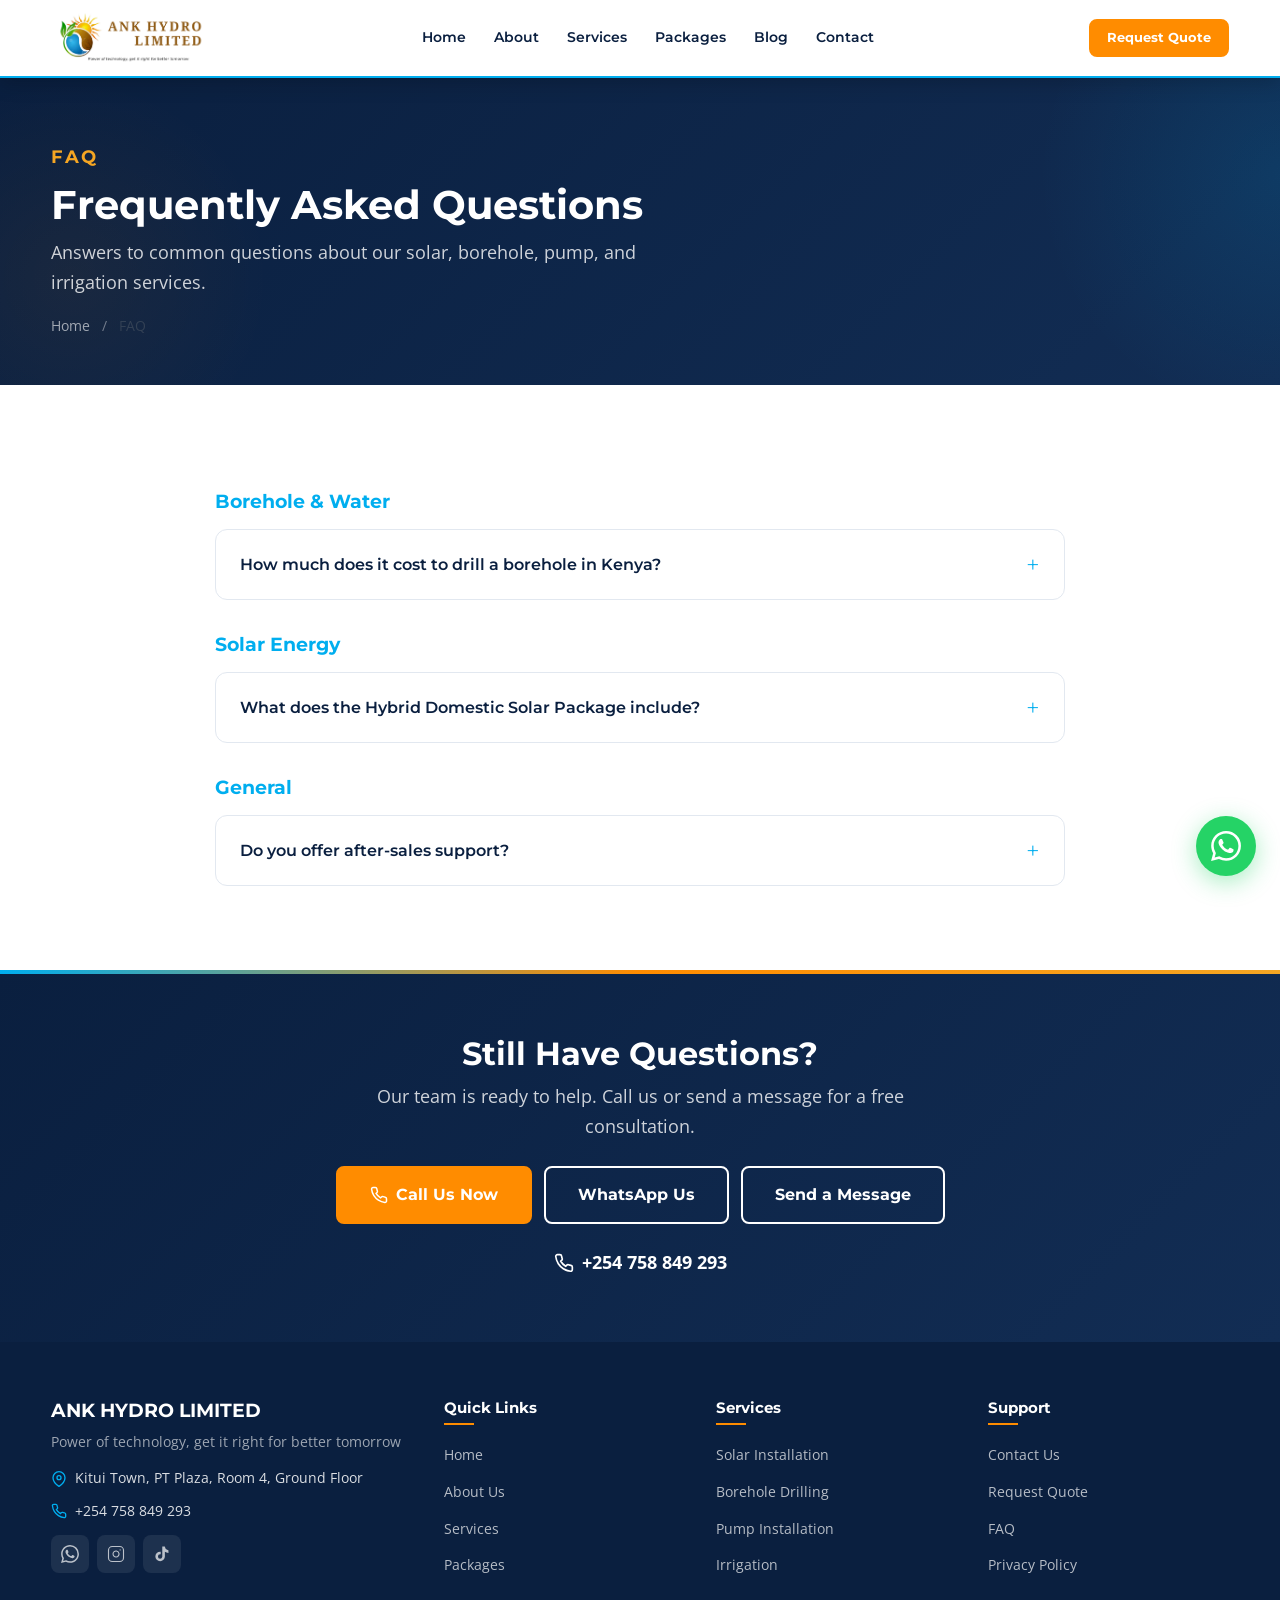
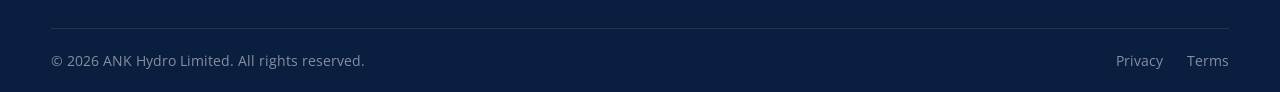
<file: faq.html>
<!DOCTYPE html>
<html lang="en">
<head>
  <meta charset="UTF-8" />
  <meta name="viewport" content="width=device-width, initial-scale=1.0" />
  <title>FAQ | ANK Hydro Limited</title>
  <meta name="description" content="Frequently asked questions about borehole drilling costs, solar installation, pump packages, irrigation, and more from ANK Hydro Limited." />
  <link rel="stylesheet" href="style.css" />
  <link rel="icon" type="image/svg+xml" href="images/logo-icon.svg">
  <script type="application/ld+json">
  {
    "@context": "https://schema.org",
    "@type": "FAQPage",
    "mainEntity": [
      {"@type": "Question", "name": "How much does it cost to drill a borehole in Kenya?", "acceptedAnswer": {"@type": "Answer", "text": "Borehole drilling costs vary depending on depth, geological conditions, and location. Contact ANK Hydro on +254 758 849 293 for a free site assessment and accurate quote."}},
      {"@type": "Question", "name": "What does the Hybrid Domestic Solar Package include?", "acceptedAnswer": {"@type": "Answer", "text": "5.12 kWh lithium battery, 550W solar panels, 3000ES kW inverter, DC disconnect, and changeover switch. Call us for current pricing."}},
      {"@type": "Question", "name": "Do you offer after-sales support?", "acceptedAnswer": {"@type": "Answer", "text": "Yes, we provide 24/7 availability for breakdowns and servicing, routine maintenance scheduling, and warranty support on all installed equipment."}}
    ]
  }
  </script>
</head>
<body>
  <!-- SVG Icons -->
  <svg xmlns="http://www.w3.org/2000/svg" style="display:none;" id="svg-icons"></svg>
  <script>fetch("icons.svg").then(function(r){return r.text()}).then(function(t){document.getElementById("svg-icons").innerHTML=t})</script>

  <header class="site-header">
    <div class="container nav-wrap">
      <a href="index.html" class="brand"><img src="images/logo-full.png" alt="ANK Hydro Limited" class="brand-logo"></a>
      <nav class="nav-links" id="navLinks"><a href="index.html">Home</a><a href="about.html">About</a><a href="services.html">Services</a><a href="packages.html">Packages</a><a href="blog.html">Blog</a><a href="contact.html">Contact</a></nav>
      <a class="header-phone" href="tel:+254758849293"><svg width="16" height="16" fill="none" stroke="currentColor" stroke-width="2" viewBox="0 0 24 24"><path d="M22 16.92v3a2 2 0 01-2.18 2 19.79 19.79 0 01-8.63-3.07 19.5 19.5 0 01-6-6A19.79 19.79 0 012.12 4.18 2 2 0 014.11 2h3a2 2 0 012 1.72c.127.96.361 1.903.7 2.81a2 2 0 01-.45 2.11L8.09 9.91a16 16 0 006 6l1.27-1.27a2 2 0 012.11-.45c.907.339 1.85.573 2.81.7A2 2 0 0122 16.92z"/></svg>+254 758 849 293</a>
      <a class="btn btn-primary btn-sm nav-cta" href="quote.html">Request Quote</a>
      <button class="menu-toggle" id="menuToggle" aria-label="Toggle navigation"><span></span><span></span><span></span></button>
    </div>
  </header>

  <main>
    <section class="page-hero">
      <div class="container">
        <p class="eyebrow">FAQ</p>
        <h1>Frequently Asked Questions</h1>
        <p>Answers to common questions about our solar, borehole, pump, and irrigation services.</p>
        <div class="breadcrumb"><a href="index.html">Home</a> <span>/</span> FAQ</div>
      </div>
    </section>

    <section class="section">
      <div class="container" style="max-width:850px;">
        <div class="faq-list">
        <h2 style="font-size:1.2rem;margin-bottom:1rem;color:var(--cyan);">Borehole & Water</h2>

        <div class="faq-item fade-up">
          <button class="faq-question">How much does it cost to drill a borehole in Kitui / Kenya? <span class="faq-icon">+</span></button>
          <div class="faq-answer"><div class="faq-answer-inner">Borehole drilling costs vary depending on depth, geological conditions, and location. Additional costs include casing, screening, test pumping, and pump installation. Contact us on <a href="tel:+254758849293">+254 758 849 293</a> for a free site assessment and accurate quote tailored to your location.</div></div>
        </div>

        <div class="faq-item fade-up">
          <button class="faq-question">How long does borehole drilling take? <span class="faq-icon">+</span></button>
          <div class="faq-answer"><div class="faq-answer-inner">Most boreholes are completed within 1–3 days of drilling, depending on depth and rock formation. The full process — including hydrological survey, permit acquisition, drilling, test pumping, and pump installation — typically takes 2–4 weeks from start to finish.</div></div>
        </div>

        <div class="faq-item fade-up">
          <button class="faq-question">What is a hydrological survey and why is it necessary? <span class="faq-icon">+</span></button>
          <div class="faq-answer"><div class="faq-answer-inner">A hydrological survey uses geophysical methods (such as Vertical Electrical Sounding) to map underground water-bearing formations before drilling. It identifies the best drilling location, estimates water depth and yield, and significantly reduces the risk of drilling a dry borehole. It is also required for WARMA and NEMA compliance.</div></div>
        </div>

        <div class="faq-item fade-up">
          <button class="faq-question">Do you handle WARMA and NEMA permits? <span class="faq-icon">+</span></button>
          <div class="faq-answer"><div class="faq-answer-inner">Yes, we assist clients with the full permitting process including Water Resources Management Authority (WARMA) permits and National Environment Management Authority (NEMA) compliance documentation. We guide you through every step to ensure your borehole is legally compliant.</div></div>
        </div>

        <div class="faq-item fade-up">
          <button class="faq-question">How do I know if my property has underground water? <span class="faq-icon">+</span></button>
          <div class="faq-answer"><div class="faq-answer-inner">The most reliable way is through a professional hydrological survey. Our team uses geophysical methods including Vertical Electrical Sounding (V.E.S.) and Horizontal Electrical Profiling (H.E.P.) to map subsurface water-bearing formations. This scientific approach gives you confidence before investing in drilling.</div></div>
        </div>

        <h2 style="font-size:1.2rem;margin:2rem 0 1rem;color:var(--cyan);">Solar Energy</h2>

        <div class="faq-item fade-up">
          <button class="faq-question">What does the Hybrid Domestic Solar Package include? <span class="faq-icon">+</span></button>
          <div class="faq-answer"><div class="faq-answer-inner">Our Hybrid Domestic Solar Package includes a 5.12 kWh lithium battery (25.6V), 550W mono N-type solar panels, a 3000ES kW inverter, DC disconnect switch, and changeover switch. This system can power all domestic appliances except electric shower heads. Call us on <a href="tel:+254758849293">+254 758 849 293</a> for current pricing.</div></div>
        </div>

        <div class="faq-item fade-up">
          <button class="faq-question">Can the hybrid solar system run an electric shower head? <span class="faq-icon">+</span></button>
          <div class="faq-answer"><div class="faq-answer-inner">The standard hybrid package is designed to run all common household appliances — lights, TV, fridge, washing machine, iron, etc. — but electric shower heads draw extremely high power (typically 4,000–7,000W) and are not supported by the base system. A larger system can be customized to accommodate this. Contact us for a tailored quote.</div></div>
        </div>

        <h2 style="font-size:1.2rem;margin:2rem 0 1rem;color:var(--cyan);">Pumps & Irrigation</h2>

        <div class="faq-item fade-up">
          <button class="faq-question">What size solar pump do I need for my borehole? <span class="faq-icon">+</span></button>
          <div class="faq-answer"><div class="faq-answer-inner">Pump sizing depends on your borehole depth, water table level, daily water requirements, and the distance to your storage tank. Our technical team will assess these factors and recommend the right pump. As a general guide: 200W pumps suit shallow wells (up to 30m), while 1300W pumps handle depths beyond 80m with higher output.</div></div>
        </div>

        <div class="faq-item fade-up">
          <button class="faq-question">What's included in the solar pump packages? <span class="faq-icon">+</span></button>
          <div class="faq-answer"><div class="faq-answer-inner">All our solar pump packages include: the submersible pump and motor, pump controller, 340W mono solar panels, 25mm 50M HDPE pipe, 4mm PV cable (10M), 2.5mm 2-core pump cable, adapters, breakers, and transport to your site. Call us on <a href="tel:+254758849293">+254 758 849 293</a> for current pricing on all pump sizes.</div></div>
        </div>

        <div class="faq-item fade-up">
          <button class="faq-question">Can I convert my electric pump to solar? <span class="faq-icon">+</span></button>
          <div class="faq-answer"><div class="faq-answer-inner">Yes! We specialize in converting existing electric borehole pumps to solar-powered systems. This eliminates ongoing electricity costs and provides reliable water supply even in off-grid areas. We assess your current pump setup and design a solar system to match or upgrade it.</div></div>
        </div>

        <div class="faq-item fade-up">
          <button class="faq-question">What type of irrigation system is best for my farm? <span class="faq-icon">+</span></button>
          <div class="faq-answer"><div class="faq-answer-inner">The best irrigation system depends on your crop type, farm size, water source, and budget. Drip irrigation is ideal for row crops, vegetables, and fruit trees — it saves up to 60% more water than flood irrigation. Overhead/sprinkler systems suit larger fields and pasture crops. Our team will visit your farm and recommend the optimal system.</div></div>
        </div>

        <h2 style="font-size:1.2rem;margin:2rem 0 1rem;color:var(--cyan);">General</h2>

        <div class="faq-item fade-up">
          <button class="faq-question">Do you offer after-sales support and maintenance? <span class="faq-icon">+</span></button>
          <div class="faq-answer"><div class="faq-answer-inner">Absolutely. After-sales support is one of our core commitments. We provide 24/7 availability for breakdowns and servicing, routine maintenance scheduling, warranty support on all installed equipment, and technical guidance throughout the lifespan of your system.</div></div>
        </div>

        <div class="faq-item fade-up">
          <button class="faq-question">What areas in Kenya do you serve? <span class="faq-icon">+</span></button>
          <div class="faq-answer"><div class="faq-answer-inner">While headquartered in Kitui Town, ANK Hydro Limited serves clients across Kenya. We have completed projects in multiple counties including Kitui, Machakos, Makueni, Nairobi, Kiambu, Meru, Embu, and Tharaka Nithi, among others. Contact us to confirm service availability in your area.</div></div>
        </div>

        <div class="faq-item fade-up">
          <button class="faq-question">Do you offer financing or payment plans? <span class="faq-icon">+</span></button>
          <div class="faq-answer"><div class="faq-answer-inner">We understand that water and energy infrastructure is a significant investment. While we primarily operate on project-based pricing, we can discuss flexible payment arrangements for larger projects. Contact us to explore options that work within your budget.</div></div>
        </div>
        </div>

      </div>
    </section>

    <section class="cta-banner">
      <div class="container">
        <h2>Still Have Questions?</h2>
        <p>Our team is ready to help. Call us or send a message for a free consultation.</p>
        <div class="cta-actions">
          <a class="btn btn-primary btn-lg" href="tel:+254758849293">
            <svg width="18" height="18" fill="none" stroke="currentColor" stroke-width="2" viewBox="0 0 24 24"><path d="M22 16.92v3a2 2 0 01-2.18 2 19.79 19.79 0 01-8.63-3.07 19.5 19.5 0 01-6-6A19.79 19.79 0 012.12 4.18 2 2 0 014.11 2h3a2 2 0 012 1.72c.127.96.361 1.903.7 2.81a2 2 0 01-.45 2.11L8.09 9.91a16 16 0 006 6l1.27-1.27a2 2 0 012.11-.45c.907.339 1.85.573 2.81.7A2 2 0 0122 16.92z"/></svg>
            Call Us Now
          </a>
          <a class="btn btn-outline btn-lg" href="https://wa.me/254758849293?text=Hi%20ANK%20Hydro%2C%20I%20have%20a%20question." target="_blank" rel="noopener">WhatsApp Us</a>
          <a class="btn btn-outline btn-lg" href="contact.html">Send a Message</a>
        </div>
        <a class="cta-phone" href="tel:+254758849293">
          <svg width="20" height="20" fill="none" stroke="currentColor" stroke-width="2" viewBox="0 0 24 24"><path d="M22 16.92v3a2 2 0 01-2.18 2 19.79 19.79 0 01-8.63-3.07 19.5 19.5 0 01-6-6A19.79 19.79 0 012.12 4.18 2 2 0 014.11 2h3a2 2 0 012 1.72c.127.96.361 1.903.7 2.81a2 2 0 01-.45 2.11L8.09 9.91a16 16 0 006 6l1.27-1.27a2 2 0 012.11-.45c.907.339 1.85.573 2.81.7A2 2 0 0122 16.92z"/></svg>
          +254 758 849 293
        </a>
      </div>
    </section>
  </main>

  <footer class="site-footer">
    <div class="container footer-grid">
      <div class="footer-brand"><h3>ANK Hydro Limited</h3><p>Power of technology, get it right for better tomorrow.</p><div class="footer-contact-item"><svg width="16" height="16" fill="none" stroke="currentColor" stroke-width="2" viewBox="0 0 24 24"><path d="M21 10c0 7-9 13-9 13s-9-6-9-13a9 9 0 0118 0z"/><circle cx="12" cy="10" r="3"/></svg><span>Kitui Town, PT Plaza, Room 4</span></div><div class="footer-contact-item"><svg width="16" height="16" fill="none" stroke="currentColor" stroke-width="2" viewBox="0 0 24 24"><path d="M22 16.92v3a2 2 0 01-2.18 2 19.79 19.79 0 01-8.63-3.07 19.5 19.5 0 01-6-6A19.79 19.79 0 012.12 4.18 2 2 0 014.11 2h3a2 2 0 012 1.72c.127.96.361 1.903.7 2.81a2 2 0 01-.45 2.11L8.09 9.91a16 16 0 006 6l1.27-1.27a2 2 0 012.11-.45c.907.339 1.85.573 2.81.7A2 2 0 0122 16.92z"/></svg><a href="tel:+254758849293">+254 758 849 293</a></div>
        <div class="footer-social">
          <a href="https://wa.me/254758849293" target="_blank" rel="noopener" aria-label="WhatsApp"><svg width="18" height="18"><use href="#icon-whatsapp"/></svg></a>
          <a href="#" aria-label="Facebook"><svg width="18" height="18"><use href="#icon-facebook"/></svg></a>
          <a href="#" aria-label="Instagram"><svg width="18" height="18"><use href="#icon-instagram"/></svg></a>
          <a href="#" aria-label="TikTok"><svg width="18" height="18"><use href="#icon-tiktok"/></svg></a>
          <a href="#" aria-label="LinkedIn"><svg width="18" height="18"><use href="#icon-linkedin"/></svg></a>
          <a href="#" aria-label="YouTube"><svg width="18" height="18"><use href="#icon-youtube"/></svg></a>
        </div></div>
      <div><h4>Quick Links</h4><ul class="footer-links"><li><a href="index.html">Home</a></li><li><a href="about.html">About Us</a></li><li><a href="services.html">Services</a></li><li><a href="packages.html">Packages</a></li></ul></div>
      <div><h4>Services</h4><ul class="footer-links"><li><a href="services.html#solar-installation">Solar Installation</a></li><li><a href="services.html#borehole-drilling">Borehole Drilling</a></li><li><a href="services.html#pump-installation">Pump Installation</a></li><li><a href="services.html#irrigation">Irrigation</a></li></ul></div>
      <div><h4>Support</h4><ul class="footer-links"><li><a href="contact.html">Contact Us</a></li><li><a href="quote.html">Request Quote</a></li><li><a href="faq.html">FAQ</a></li><li><a href="privacy.html">Privacy Policy</a></li></ul></div>
    </div>
    <div class="container footer-bottom"><p>&copy; 2026 ANK Hydro Limited. All rights reserved.</p><div class="footer-bottom-links"><a href="privacy.html">Privacy</a><a href="terms.html">Terms</a></div></div>
  </footer>

  <a class="whatsapp-float" href="https://wa.me/254758849293?text=Hi%20ANK%20Hydro%2C%20I%20have%20a%20question." target="_blank" rel="noopener" aria-label="Chat on WhatsApp"><svg viewBox="0 0 24 24" fill="currentColor"><path d="M17.472 14.382c-.297-.149-1.758-.867-2.03-.967-.273-.099-.471-.148-.67.15-.197.297-.767.966-.94 1.164-.173.199-.347.223-.644.075-.297-.15-1.255-.463-2.39-1.475-.883-.788-1.48-1.761-1.653-2.059-.173-.297-.018-.458.13-.606.134-.133.298-.347.446-.52.149-.174.198-.298.298-.497.099-.198.05-.371-.025-.52-.075-.149-.669-1.612-.916-2.207-.242-.579-.487-.5-.669-.51-.173-.008-.371-.01-.57-.01-.198 0-.52.074-.792.372-.272.297-1.04 1.016-1.04 2.479 0 1.462 1.065 2.875 1.213 3.074.149.198 2.096 3.2 5.077 4.487.709.306 1.262.489 1.694.625.712.227 1.36.195 1.871.118.571-.085 1.758-.719 2.006-1.413.248-.694.248-1.289.173-1.413-.074-.124-.272-.198-.57-.347m-5.421 7.403h-.004a9.87 9.87 0 01-5.031-1.378l-.361-.214-3.741.982.998-3.648-.235-.374a9.86 9.86 0 01-1.51-5.26c.001-5.45 4.436-9.884 9.888-9.884 2.64 0 5.122 1.03 6.988 2.898a9.825 9.825 0 012.893 6.994c-.003 5.45-4.437 9.884-9.885 9.884m8.413-18.297A11.815 11.815 0 0012.05 0C5.495 0 .16 5.335.157 11.892c0 2.096.547 4.142 1.588 5.945L.057 24l6.305-1.654a11.882 11.882 0 005.683 1.448h.005c6.554 0 11.89-5.335 11.893-11.893a11.821 11.821 0 00-3.48-8.413z"/></svg></a>
  <div class="whatsapp-tooltip">Chat with us on WhatsApp</div>
  <button class="back-to-top" id="backToTop" aria-label="Back to top"><svg width="20" height="20" fill="none" stroke="currentColor" stroke-width="2.5" viewBox="0 0 24 24"><polyline points="18 15 12 9 6 15"/></svg></button>
  <script src="main.js"></script>
  <script src="site-data.js"></script>
</body>
</html>
</file>
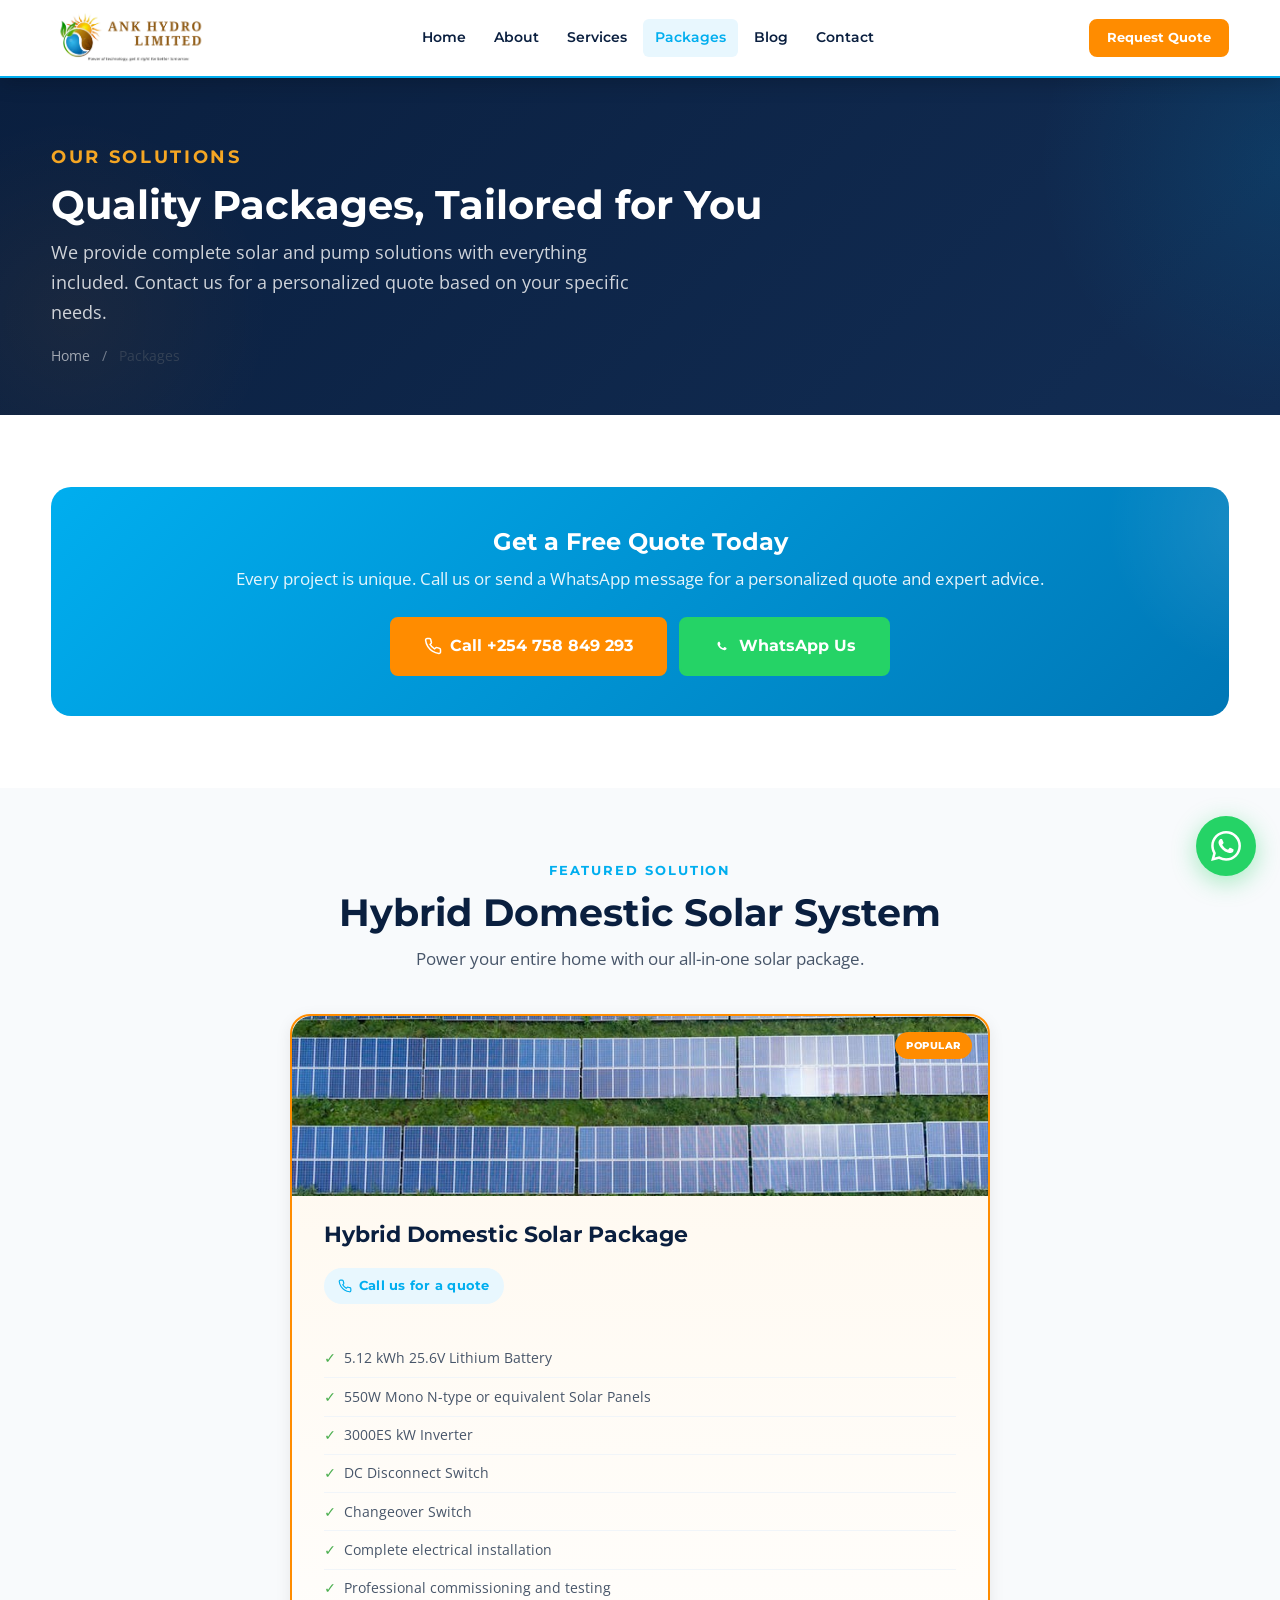
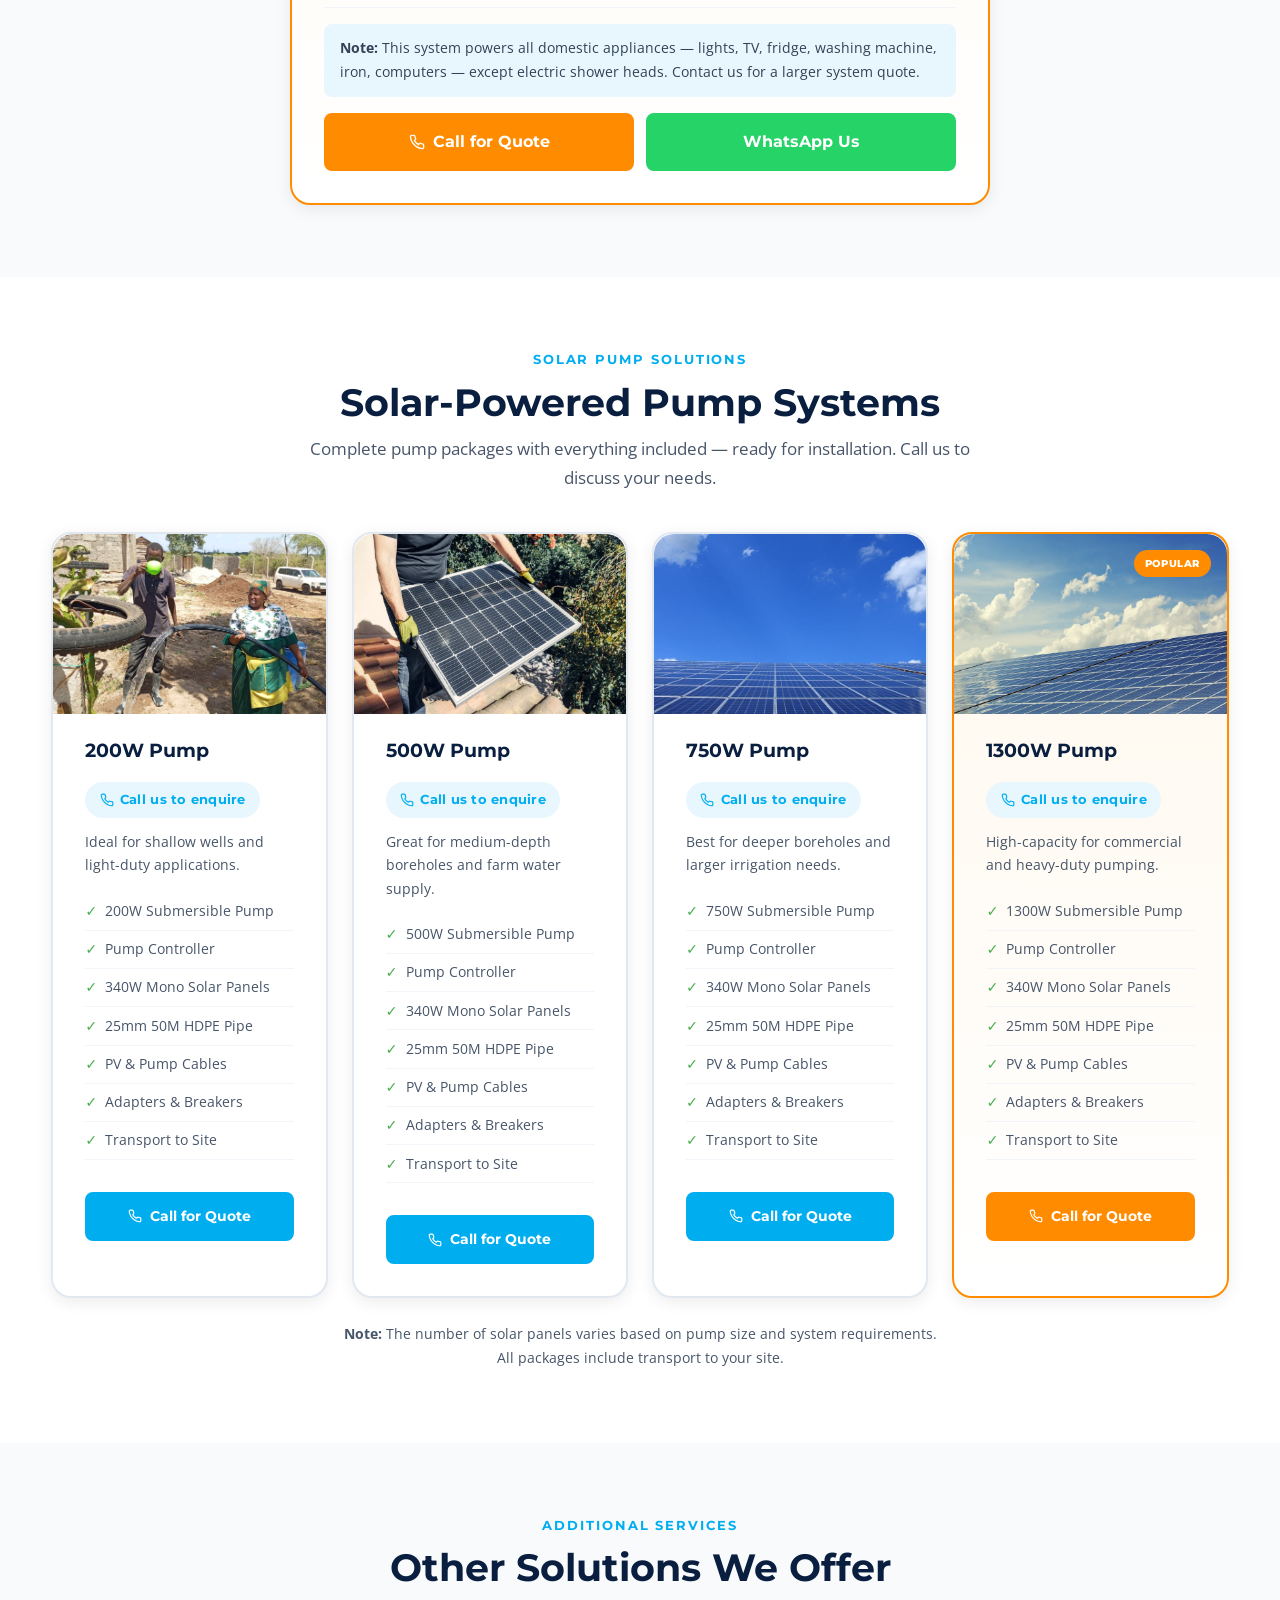
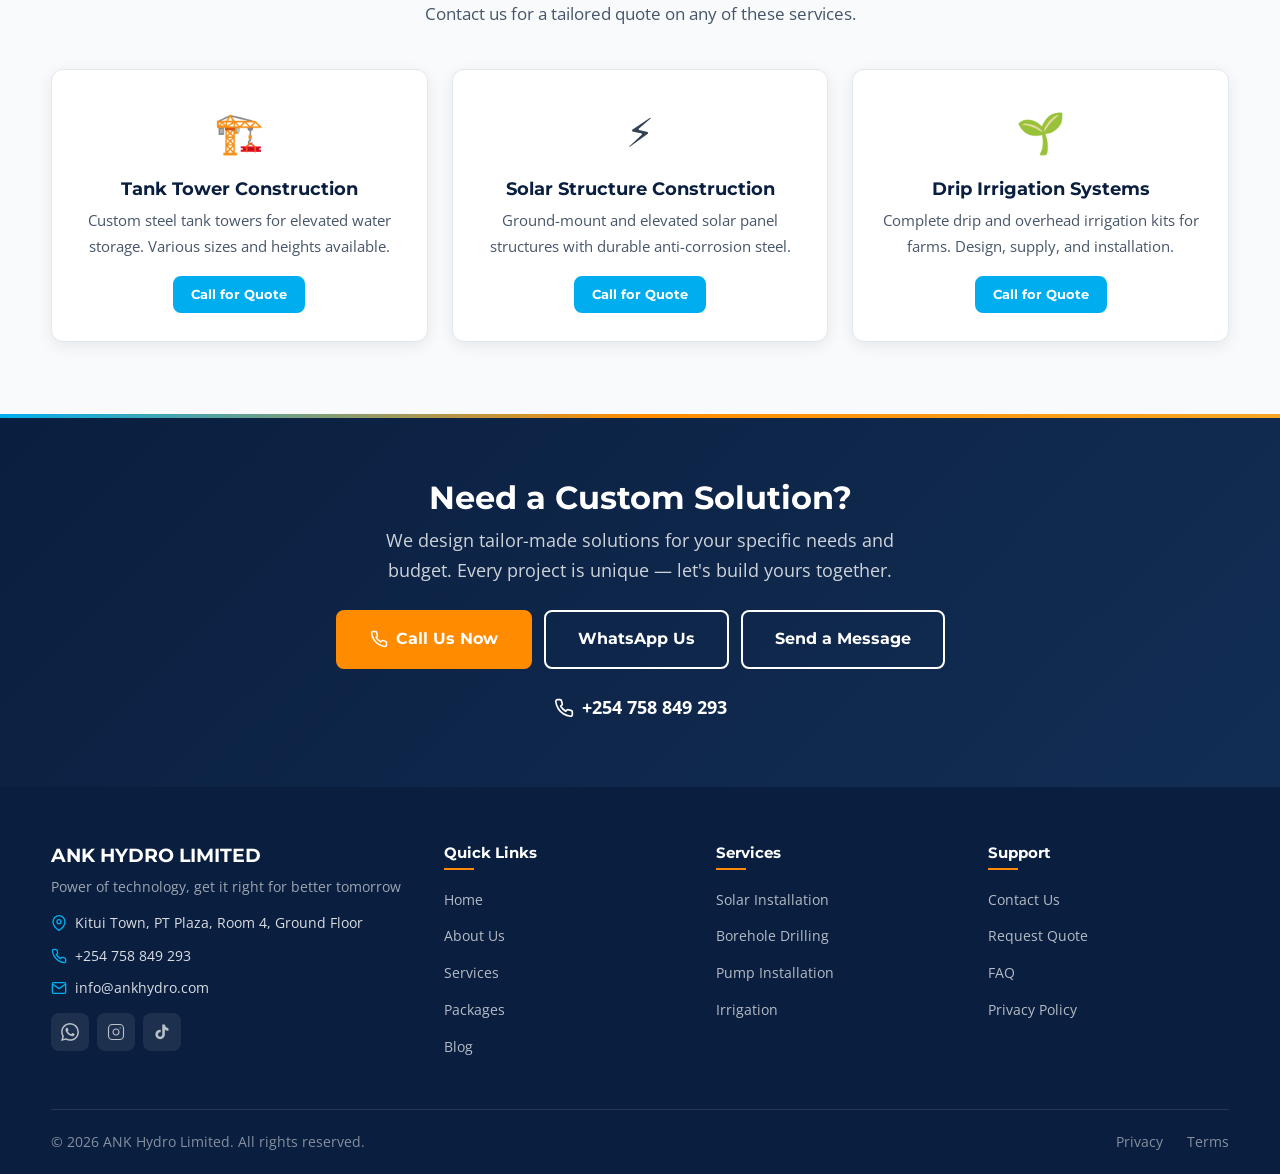
<file: packages.html>
<!DOCTYPE html>
<html lang="en">
<head>
  <meta charset="UTF-8" />
  <meta name="viewport" content="width=device-width, initial-scale=1.0" />
  <title>Our Solutions | ANK Hydro Limited</title>
  <meta name="description" content="Explore ANK Hydro's complete solar, pump, and infrastructure solutions. Quality packages tailored to your needs — contact us for a personalized quote." />
  <link rel="stylesheet" href="style.css" />
  <link rel="icon" type="image/svg+xml" href="images/logo-icon.svg">
</head>
<body>
  <!-- SVG Icons -->
  <svg xmlns="http://www.w3.org/2000/svg" style="display:none;" id="svg-icons"></svg>
  <script>fetch("icons.svg").then(function(r){return r.text()}).then(function(t){document.getElementById("svg-icons").innerHTML=t})</script>

  <header class="site-header">
    <div class="container nav-wrap">
      <a href="index.html" class="brand"><img src="images/logo-full.png" alt="ANK Hydro Limited" class="brand-logo"></a>
      <nav class="nav-links" id="navLinks"><a href="index.html">Home</a><a href="about.html">About</a><a href="services.html">Services</a><a href="packages.html" class="active">Packages</a><a href="blog.html">Blog</a><a href="contact.html">Contact</a></nav>
      <a class="header-phone" href="tel:+254758849293"><svg width="16" height="16" fill="none" stroke="currentColor" stroke-width="2" viewBox="0 0 24 24"><path d="M22 16.92v3a2 2 0 01-2.18 2 19.79 19.79 0 01-8.63-3.07 19.5 19.5 0 01-6-6A19.79 19.79 0 012.12 4.18 2 2 0 014.11 2h3a2 2 0 012 1.72c.127.96.361 1.903.7 2.81a2 2 0 01-.45 2.11L8.09 9.91a16 16 0 006 6l1.27-1.27a2 2 0 012.11-.45c.907.339 1.85.573 2.81.7A2 2 0 0122 16.92z"/></svg>+254 758 849 293</a>
      <a class="btn btn-primary btn-sm nav-cta" href="quote.html">Request Quote</a>
      <button class="menu-toggle" id="menuToggle" aria-label="Toggle navigation"><span></span><span></span><span></span></button>
    </div>
  </header>

  <main>
    <section class="page-hero">
      <div class="container">
        <p class="eyebrow">Our Solutions</p>
        <h1>Quality Packages, Tailored for You</h1>
        <p>We provide complete solar and pump solutions with everything included. Contact us for a personalized quote based on your specific needs.</p>
        <div class="breadcrumb"><a href="index.html">Home</a> <span>/</span> Packages</div>
      </div>
    </section>

    <!-- Call Us Banner -->
    <section class="section">
      <div class="container">
        <div class="contact-action-bar fade-up">
          <h3>Get a Free Quote Today</h3>
          <p>Every project is unique. Call us or send a WhatsApp message for a personalized quote and expert advice.</p>
          <div class="cta-actions">
            <a class="btn btn-primary btn-lg" href="tel:+254758849293">
              <svg width="18" height="18" fill="none" stroke="currentColor" stroke-width="2" viewBox="0 0 24 24"><path d="M22 16.92v3a2 2 0 01-2.18 2 19.79 19.79 0 01-8.63-3.07 19.5 19.5 0 01-6-6A19.79 19.79 0 012.12 4.18 2 2 0 014.11 2h3a2 2 0 012 1.72c.127.96.361 1.903.7 2.81a2 2 0 01-.45 2.11L8.09 9.91a16 16 0 006 6l1.27-1.27a2 2 0 012.11-.45c.907.339 1.85.573 2.81.7A2 2 0 0122 16.92z"/></svg>
              Call +254 758 849 293
            </a>
            <a class="btn btn-whatsapp btn-lg" href="https://wa.me/254758849293?text=Hi%20ANK%20Hydro%2C%20I%27d%20like%20to%20enquire%20about%20your%20packages." target="_blank" rel="noopener">
              <svg width="18" height="18" viewBox="0 0 24 24" fill="currentColor"><path d="M17.472 14.382c-.297-.149-1.758-.867-2.03-.967-.273-.099-.471-.148-.67.15-.197.297-.767.966-.94 1.164-.173.199-.347.223-.644.075-.297-.15-1.255-.463-2.39-1.475-.883-.788-1.48-1.761-1.653-2.059-.173-.297-.018-.458.13-.606.134-.133.298-.347.446-.52.149-.174.198-.298.298-.497.099-.198.05-.371-.025-.52-.075-.149-.669-1.612-.916-2.207-.242-.579-.487-.5-.669-.51-.173-.008-.371-.01-.57-.01-.198 0-.52.074-.792.372-.272.297-1.04 1.016-1.04 2.479 0 1.462 1.065 2.875 1.213 3.074.149.198 2.096 3.2 5.077 4.487.709.306 1.262.489 1.694.625.712.227 1.36.195 1.871.118.571-.085 1.758-.719 2.006-1.413.248-.694.248-1.289.173-1.413-.074-.124-.272-.198-.57-.347z"/></svg>
              WhatsApp Us
            </a>
          </div>
        </div>
      </div>
    </section>

    <!-- Hybrid Solar Package -->
    <section class="section bg-gray">
      <div class="container">
        <div class="section-header centered fade-up">
          <p class="eyebrow">Featured Solution</p>
          <h2>Hybrid Domestic Solar System</h2>
          <p>Power your entire home with our all-in-one solar package.</p>
        </div>
        <div class="package-card featured fade-up" style="max-width:700px;margin:0 auto;">
          <div class="package-img"><img src="images/pkg-hybrid-solar.jpg" alt="Hybrid Domestic Solar Package" loading="lazy"></div>
          <div style="margin-bottom:1.5rem;">
            <h3 style="font-size:1.4rem;">Hybrid Domestic Solar Package</h3>
            <div class="solution-label">
              <svg width="18" height="18" fill="none" stroke="currentColor" stroke-width="2" viewBox="0 0 24 24"><path d="M22 16.92v3a2 2 0 01-2.18 2 19.79 19.79 0 01-8.63-3.07 19.5 19.5 0 01-6-6A19.79 19.79 0 012.12 4.18 2 2 0 014.11 2h3a2 2 0 012 1.72c.127.96.361 1.903.7 2.81a2 2 0 01-.45 2.11L8.09 9.91a16 16 0 006 6l1.27-1.27a2 2 0 012.11-.45c.907.339 1.85.573 2.81.7A2 2 0 0122 16.92z"/></svg>
              Call us for a quote
            </div>
          </div>
          <ul class="package-specs">
            <li>5.12 kWh 25.6V Lithium Battery</li>
            <li>550W Mono N-type or equivalent Solar Panels</li>
            <li>3000ES kW Inverter</li>
            <li>DC Disconnect Switch</li>
            <li>Changeover Switch</li>
            <li>Complete electrical installation</li>
            <li>Professional commissioning and testing</li>
          </ul>
          <p style="background:var(--cyan-light);padding:.75rem 1rem;border-radius:8px;font-size:.9rem;margin:1rem 0;">
            <strong>Note:</strong> This system powers all domestic appliances — lights, TV, fridge, washing machine, iron, computers — except electric shower heads. Contact us for a larger system quote.
          </p>
          <div style="display:flex;gap:.75rem;flex-wrap:wrap;">
            <a class="btn btn-primary btn-lg" href="tel:+254758849293" style="flex:1;justify-content:center;min-width:200px;">
              <svg width="16" height="16" fill="none" stroke="currentColor" stroke-width="2" viewBox="0 0 24 24"><path d="M22 16.92v3a2 2 0 01-2.18 2 19.79 19.79 0 01-8.63-3.07 19.5 19.5 0 01-6-6A19.79 19.79 0 012.12 4.18 2 2 0 014.11 2h3a2 2 0 012 1.72c.127.96.361 1.903.7 2.81a2 2 0 01-.45 2.11L8.09 9.91a16 16 0 006 6l1.27-1.27a2 2 0 012.11-.45c.907.339 1.85.573 2.81.7A2 2 0 0122 16.92z"/></svg>
              Call for Quote
            </a>
            <a class="btn btn-whatsapp btn-lg" href="https://wa.me/254758849293?text=Hi%20ANK%20Hydro%2C%20I%27m%20interested%20in%20the%20Hybrid%20Domestic%20Solar%20Package." target="_blank" rel="noopener" style="flex:1;justify-content:center;min-width:200px;">
              WhatsApp Us
            </a>
          </div>
        </div>
      </div>
    </section>

    <!-- Solar Pump Packages -->
    <section class="section">
      <div class="container">
        <div class="section-header centered fade-up">
          <p class="eyebrow">Solar Pump Solutions</p>
          <h2>Solar-Powered Pump Systems</h2>
          <p>Complete pump packages with everything included — ready for installation. Call us to discuss your needs.</p>
        </div>
        <div class="grid-4 stagger-children">
          <article class="package-card fade-up">
            <div class="package-img"><img src="images/pkg-pump-200w.jpg" alt="200W Solar Pump Package" loading="lazy"></div>
            <h3>200W Pump</h3>
            <div class="solution-label">
              <svg width="16" height="16" fill="none" stroke="currentColor" stroke-width="2" viewBox="0 0 24 24"><path d="M22 16.92v3a2 2 0 01-2.18 2 19.79 19.79 0 01-8.63-3.07 19.5 19.5 0 01-6-6A19.79 19.79 0 012.12 4.18 2 2 0 014.11 2h3a2 2 0 012 1.72c.127.96.361 1.903.7 2.81a2 2 0 01-.45 2.11L8.09 9.91a16 16 0 006 6l1.27-1.27a2 2 0 012.11-.45c.907.339 1.85.573 2.81.7A2 2 0 0122 16.92z"/></svg>
              Call us to enquire
            </div>
            <p style="font-size:.85rem;color:var(--gray-600);margin-bottom:1rem;">Ideal for shallow wells and light-duty applications.</p>
            <ul class="package-specs">
              <li>200W Submersible Pump</li>
              <li>Pump Controller</li>
              <li>340W Mono Solar Panels</li>
              <li>25mm 50M HDPE Pipe</li>
              <li>PV & Pump Cables</li>
              <li>Adapters & Breakers</li>
              <li>Transport to Site</li>
            </ul>
            <a class="btn btn-cyan" href="tel:+254758849293" style="width:100%;justify-content:center;margin-top:1rem;">
              <svg width="14" height="14" fill="none" stroke="currentColor" stroke-width="2" viewBox="0 0 24 24"><path d="M22 16.92v3a2 2 0 01-2.18 2 19.79 19.79 0 01-8.63-3.07 19.5 19.5 0 01-6-6A19.79 19.79 0 012.12 4.18 2 2 0 014.11 2h3a2 2 0 012 1.72c.127.96.361 1.903.7 2.81a2 2 0 01-.45 2.11L8.09 9.91a16 16 0 006 6l1.27-1.27a2 2 0 012.11-.45c.907.339 1.85.573 2.81.7A2 2 0 0122 16.92z"/></svg>
              Call for Quote
            </a>
          </article>
          <article class="package-card fade-up">
            <div class="package-img"><img src="images/pkg-pump-500w.jpg" alt="500W Solar Pump Package" loading="lazy"></div>
            <h3>500W Pump</h3>
            <div class="solution-label">
              <svg width="16" height="16" fill="none" stroke="currentColor" stroke-width="2" viewBox="0 0 24 24"><path d="M22 16.92v3a2 2 0 01-2.18 2 19.79 19.79 0 01-8.63-3.07 19.5 19.5 0 01-6-6A19.79 19.79 0 012.12 4.18 2 2 0 014.11 2h3a2 2 0 012 1.72c.127.96.361 1.903.7 2.81a2 2 0 01-.45 2.11L8.09 9.91a16 16 0 006 6l1.27-1.27a2 2 0 012.11-.45c.907.339 1.85.573 2.81.7A2 2 0 0122 16.92z"/></svg>
              Call us to enquire
            </div>
            <p style="font-size:.85rem;color:var(--gray-600);margin-bottom:1rem;">Great for medium-depth boreholes and farm water supply.</p>
            <ul class="package-specs">
              <li>500W Submersible Pump</li>
              <li>Pump Controller</li>
              <li>340W Mono Solar Panels</li>
              <li>25mm 50M HDPE Pipe</li>
              <li>PV & Pump Cables</li>
              <li>Adapters & Breakers</li>
              <li>Transport to Site</li>
            </ul>
            <a class="btn btn-cyan" href="tel:+254758849293" style="width:100%;justify-content:center;margin-top:1rem;">
              <svg width="14" height="14" fill="none" stroke="currentColor" stroke-width="2" viewBox="0 0 24 24"><path d="M22 16.92v3a2 2 0 01-2.18 2 19.79 19.79 0 01-8.63-3.07 19.5 19.5 0 01-6-6A19.79 19.79 0 012.12 4.18 2 2 0 014.11 2h3a2 2 0 012 1.72c.127.96.361 1.903.7 2.81a2 2 0 01-.45 2.11L8.09 9.91a16 16 0 006 6l1.27-1.27a2 2 0 012.11-.45c.907.339 1.85.573 2.81.7A2 2 0 0122 16.92z"/></svg>
              Call for Quote
            </a>
          </article>
          <article class="package-card fade-up">
            <div class="package-img"><img src="images/pkg-pump-750w.jpg" alt="750W Solar Pump Package" loading="lazy"></div>
            <h3>750W Pump</h3>
            <div class="solution-label">
              <svg width="16" height="16" fill="none" stroke="currentColor" stroke-width="2" viewBox="0 0 24 24"><path d="M22 16.92v3a2 2 0 01-2.18 2 19.79 19.79 0 01-8.63-3.07 19.5 19.5 0 01-6-6A19.79 19.79 0 012.12 4.18 2 2 0 014.11 2h3a2 2 0 012 1.72c.127.96.361 1.903.7 2.81a2 2 0 01-.45 2.11L8.09 9.91a16 16 0 006 6l1.27-1.27a2 2 0 012.11-.45c.907.339 1.85.573 2.81.7A2 2 0 0122 16.92z"/></svg>
              Call us to enquire
            </div>
            <p style="font-size:.85rem;color:var(--gray-600);margin-bottom:1rem;">Best for deeper boreholes and larger irrigation needs.</p>
            <ul class="package-specs">
              <li>750W Submersible Pump</li>
              <li>Pump Controller</li>
              <li>340W Mono Solar Panels</li>
              <li>25mm 50M HDPE Pipe</li>
              <li>PV & Pump Cables</li>
              <li>Adapters & Breakers</li>
              <li>Transport to Site</li>
            </ul>
            <a class="btn btn-cyan" href="tel:+254758849293" style="width:100%;justify-content:center;margin-top:1rem;">
              <svg width="14" height="14" fill="none" stroke="currentColor" stroke-width="2" viewBox="0 0 24 24"><path d="M22 16.92v3a2 2 0 01-2.18 2 19.79 19.79 0 01-8.63-3.07 19.5 19.5 0 01-6-6A19.79 19.79 0 012.12 4.18 2 2 0 014.11 2h3a2 2 0 012 1.72c.127.96.361 1.903.7 2.81a2 2 0 01-.45 2.11L8.09 9.91a16 16 0 006 6l1.27-1.27a2 2 0 012.11-.45c.907.339 1.85.573 2.81.7A2 2 0 0122 16.92z"/></svg>
              Call for Quote
            </a>
          </article>
          <article class="package-card featured fade-up">
            <div class="package-img"><img src="images/pkg-pump-1300w.jpg" alt="1300W Solar Pump Package" loading="lazy"></div>
            <h3>1300W Pump</h3>
            <div class="solution-label">
              <svg width="16" height="16" fill="none" stroke="currentColor" stroke-width="2" viewBox="0 0 24 24"><path d="M22 16.92v3a2 2 0 01-2.18 2 19.79 19.79 0 01-8.63-3.07 19.5 19.5 0 01-6-6A19.79 19.79 0 012.12 4.18 2 2 0 014.11 2h3a2 2 0 012 1.72c.127.96.361 1.903.7 2.81a2 2 0 01-.45 2.11L8.09 9.91a16 16 0 006 6l1.27-1.27a2 2 0 012.11-.45c.907.339 1.85.573 2.81.7A2 2 0 0122 16.92z"/></svg>
              Call us to enquire
            </div>
            <p style="font-size:.85rem;color:var(--gray-600);margin-bottom:1rem;">High-capacity for commercial and heavy-duty pumping.</p>
            <ul class="package-specs">
              <li>1300W Submersible Pump</li>
              <li>Pump Controller</li>
              <li>340W Mono Solar Panels</li>
              <li>25mm 50M HDPE Pipe</li>
              <li>PV & Pump Cables</li>
              <li>Adapters & Breakers</li>
              <li>Transport to Site</li>
            </ul>
            <a class="btn btn-primary" href="tel:+254758849293" style="width:100%;justify-content:center;margin-top:1rem;">
              <svg width="14" height="14" fill="none" stroke="currentColor" stroke-width="2" viewBox="0 0 24 24"><path d="M22 16.92v3a2 2 0 01-2.18 2 19.79 19.79 0 01-8.63-3.07 19.5 19.5 0 01-6-6A19.79 19.79 0 012.12 4.18 2 2 0 014.11 2h3a2 2 0 012 1.72c.127.96.361 1.903.7 2.81a2 2 0 01-.45 2.11L8.09 9.91a16 16 0 006 6l1.27-1.27a2 2 0 012.11-.45c.907.339 1.85.573 2.81.7A2 2 0 0122 16.92z"/></svg>
              Call for Quote
            </a>
          </article>
        </div>
        <p class="text-center mt-3 fade-up" style="color:var(--gray-600);font-size:.9rem;max-width:600px;margin-left:auto;margin-right:auto;">
          <strong>Note:</strong> The number of solar panels varies based on pump size and system requirements. All packages include transport to your site.
        </p>
      </div>
    </section>

    <!-- Additional Services -->
    <section class="section bg-gray">
      <div class="container">
        <div class="section-header centered fade-up">
          <p class="eyebrow">Additional Services</p>
          <h2>Other Solutions We Offer</h2>
          <p>Contact us for a tailored quote on any of these services.</p>
        </div>
        <div class="grid-3 stagger-children">
          <div class="card fade-up" style="text-align:center;">
            <div style="font-size:2.5rem;margin-bottom:.75rem;">&#127959;&#65039;</div>
            <h3>Tank Tower Construction</h3>
            <p>Custom steel tank towers for elevated water storage. Various sizes and heights available.</p>
            <a class="btn btn-cyan btn-sm mt-2" href="tel:+254758849293">Call for Quote</a>
          </div>
          <div class="card fade-up" style="text-align:center;">
            <div style="font-size:2.5rem;margin-bottom:.75rem;">&#9889;</div>
            <h3>Solar Structure Construction</h3>
            <p>Ground-mount and elevated solar panel structures with durable anti-corrosion steel.</p>
            <a class="btn btn-cyan btn-sm mt-2" href="tel:+254758849293">Call for Quote</a>
          </div>
          <div class="card fade-up" style="text-align:center;">
            <div style="font-size:2.5rem;margin-bottom:.75rem;">&#127793;</div>
            <h3>Drip Irrigation Systems</h3>
            <p>Complete drip and overhead irrigation kits for farms. Design, supply, and installation.</p>
            <a class="btn btn-cyan btn-sm mt-2" href="tel:+254758849293">Call for Quote</a>
          </div>
        </div>
      </div>
    </section>

    <!-- Custom CTA -->
    <section class="cta-banner">
      <div class="container">
        <h2>Need a Custom Solution?</h2>
        <p>We design tailor-made solutions for your specific needs and budget. Every project is unique — let's build yours together.</p>
        <div class="cta-actions">
          <a class="btn btn-primary btn-lg" href="tel:+254758849293">
            <svg width="18" height="18" fill="none" stroke="currentColor" stroke-width="2" viewBox="0 0 24 24"><path d="M22 16.92v3a2 2 0 01-2.18 2 19.79 19.79 0 01-8.63-3.07 19.5 19.5 0 01-6-6A19.79 19.79 0 012.12 4.18 2 2 0 014.11 2h3a2 2 0 012 1.72c.127.96.361 1.903.7 2.81a2 2 0 01-.45 2.11L8.09 9.91a16 16 0 006 6l1.27-1.27a2 2 0 012.11-.45c.907.339 1.85.573 2.81.7A2 2 0 0122 16.92z"/></svg>
            Call Us Now
          </a>
          <a class="btn btn-outline btn-lg" href="https://wa.me/254758849293?text=Hi%20ANK%20Hydro%2C%20I%20need%20a%20custom%20solution." target="_blank" rel="noopener">WhatsApp Us</a>
          <a class="btn btn-outline btn-lg" href="contact.html">Send a Message</a>
        </div>
        <a class="cta-phone" href="tel:+254758849293">
          <svg width="20" height="20" fill="none" stroke="currentColor" stroke-width="2" viewBox="0 0 24 24"><path d="M22 16.92v3a2 2 0 01-2.18 2 19.79 19.79 0 01-8.63-3.07 19.5 19.5 0 01-6-6A19.79 19.79 0 012.12 4.18 2 2 0 014.11 2h3a2 2 0 012 1.72c.127.96.361 1.903.7 2.81a2 2 0 01-.45 2.11L8.09 9.91a16 16 0 006 6l1.27-1.27a2 2 0 012.11-.45c.907.339 1.85.573 2.81.7A2 2 0 0122 16.92z"/></svg>
          +254 758 849 293
        </a>
      </div>
    </section>
  </main>

  <footer class="site-footer">
    <div class="container footer-grid">
      <div class="footer-brand"><h3>ANK Hydro Limited</h3><p>Power of technology, get it right for better tomorrow.</p><div class="footer-contact-item"><svg width="16" height="16" fill="none" stroke="currentColor" stroke-width="2" viewBox="0 0 24 24"><path d="M21 10c0 7-9 13-9 13s-9-6-9-13a9 9 0 0118 0z"/><circle cx="12" cy="10" r="3"/></svg><span>Kitui Town, PT Plaza, Room 4</span></div><div class="footer-contact-item"><svg width="16" height="16" fill="none" stroke="currentColor" stroke-width="2" viewBox="0 0 24 24"><path d="M22 16.92v3a2 2 0 01-2.18 2 19.79 19.79 0 01-8.63-3.07 19.5 19.5 0 01-6-6A19.79 19.79 0 012.12 4.18 2 2 0 014.11 2h3a2 2 0 012 1.72c.127.96.361 1.903.7 2.81a2 2 0 01-.45 2.11L8.09 9.91a16 16 0 006 6l1.27-1.27a2 2 0 012.11-.45c.907.339 1.85.573 2.81.7A2 2 0 0122 16.92z"/></svg><a href="tel:+254758849293">+254 758 849 293</a></div><div class="footer-contact-item"><svg width="16" height="16" fill="none" stroke="currentColor" stroke-width="2" viewBox="0 0 24 24"><path d="M4 4h16c1.1 0 2 .9 2 2v12c0 1.1-.9 2-2 2H4c-1.1 0-2-.9-2-2V6c0-1.1.9-2 2-2z"/><polyline points="22,6 12,13 2,6"/></svg><a href="mailto:info@ankhydro.com">info@ankhydro.com</a></div>
        <div class="footer-social">
          <a href="https://wa.me/254758849293" target="_blank" rel="noopener" aria-label="WhatsApp"><svg width="18" height="18"><use href="#icon-whatsapp"/></svg></a>
          <a href="#" aria-label="Facebook"><svg width="18" height="18"><use href="#icon-facebook"/></svg></a>
          <a href="#" aria-label="Instagram"><svg width="18" height="18"><use href="#icon-instagram"/></svg></a>
          <a href="#" aria-label="TikTok"><svg width="18" height="18"><use href="#icon-tiktok"/></svg></a>
          <a href="#" aria-label="LinkedIn"><svg width="18" height="18"><use href="#icon-linkedin"/></svg></a>
          <a href="#" aria-label="YouTube"><svg width="18" height="18"><use href="#icon-youtube"/></svg></a>
        </div></div>
      <div><h4>Quick Links</h4><ul class="footer-links"><li><a href="index.html">Home</a></li><li><a href="about.html">About Us</a></li><li><a href="services.html">Services</a></li><li><a href="packages.html">Packages</a></li><li><a href="blog.html">Blog</a></li></ul></div>
      <div><h4>Services</h4><ul class="footer-links"><li><a href="services.html#solar-installation">Solar Installation</a></li><li><a href="services.html#borehole-drilling">Borehole Drilling</a></li><li><a href="services.html#pump-installation">Pump Installation</a></li><li><a href="services.html#irrigation">Irrigation</a></li></ul></div>
      <div><h4>Support</h4><ul class="footer-links"><li><a href="contact.html">Contact Us</a></li><li><a href="quote.html">Request Quote</a></li><li><a href="faq.html">FAQ</a></li><li><a href="privacy.html">Privacy Policy</a></li></ul></div>
    </div>
    <div class="container footer-bottom"><p>&copy; 2026 ANK Hydro Limited. All rights reserved.</p><div class="footer-bottom-links"><a href="privacy.html">Privacy</a><a href="terms.html">Terms</a></div></div>
  </footer>

  <a class="whatsapp-float" href="https://wa.me/254758849293?text=Hi%20ANK%20Hydro%2C%20I%27m%20interested%20in%20your%20packages." target="_blank" rel="noopener" aria-label="Chat on WhatsApp"><svg viewBox="0 0 24 24" fill="currentColor"><path d="M17.472 14.382c-.297-.149-1.758-.867-2.03-.967-.273-.099-.471-.148-.67.15-.197.297-.767.966-.94 1.164-.173.199-.347.223-.644.075-.297-.15-1.255-.463-2.39-1.475-.883-.788-1.48-1.761-1.653-2.059-.173-.297-.018-.458.13-.606.134-.133.298-.347.446-.52.149-.174.198-.298.298-.497.099-.198.05-.371-.025-.52-.075-.149-.669-1.612-.916-2.207-.242-.579-.487-.5-.669-.51-.173-.008-.371-.01-.57-.01-.198 0-.52.074-.792.372-.272.297-1.04 1.016-1.04 2.479 0 1.462 1.065 2.875 1.213 3.074.149.198 2.096 3.2 5.077 4.487.709.306 1.262.489 1.694.625.712.227 1.36.195 1.871.118.571-.085 1.758-.719 2.006-1.413.248-.694.248-1.289.173-1.413-.074-.124-.272-.198-.57-.347m-5.421 7.403h-.004a9.87 9.87 0 01-5.031-1.378l-.361-.214-3.741.982.998-3.648-.235-.374a9.86 9.86 0 01-1.51-5.26c.001-5.45 4.436-9.884 9.888-9.884 2.64 0 5.122 1.03 6.988 2.898a9.825 9.825 0 012.893 6.994c-.003 5.45-4.437 9.884-9.885 9.884m8.413-18.297A11.815 11.815 0 0012.05 0C5.495 0 .16 5.335.157 11.892c0 2.096.547 4.142 1.588 5.945L.057 24l6.305-1.654a11.882 11.882 0 005.683 1.448h.005c6.554 0 11.89-5.335 11.893-11.893a11.821 11.821 0 00-3.48-8.413z"/></svg></a>
  <div class="whatsapp-tooltip">Chat with us on WhatsApp</div>
  <button class="back-to-top" id="backToTop" aria-label="Back to top"><svg width="20" height="20" fill="none" stroke="currentColor" stroke-width="2.5" viewBox="0 0 24 24"><polyline points="18 15 12 9 6 15"/></svg></button>
  <script src="main.js"></script>
  <script src="site-data.js"></script>
</body>
</html>
</file>
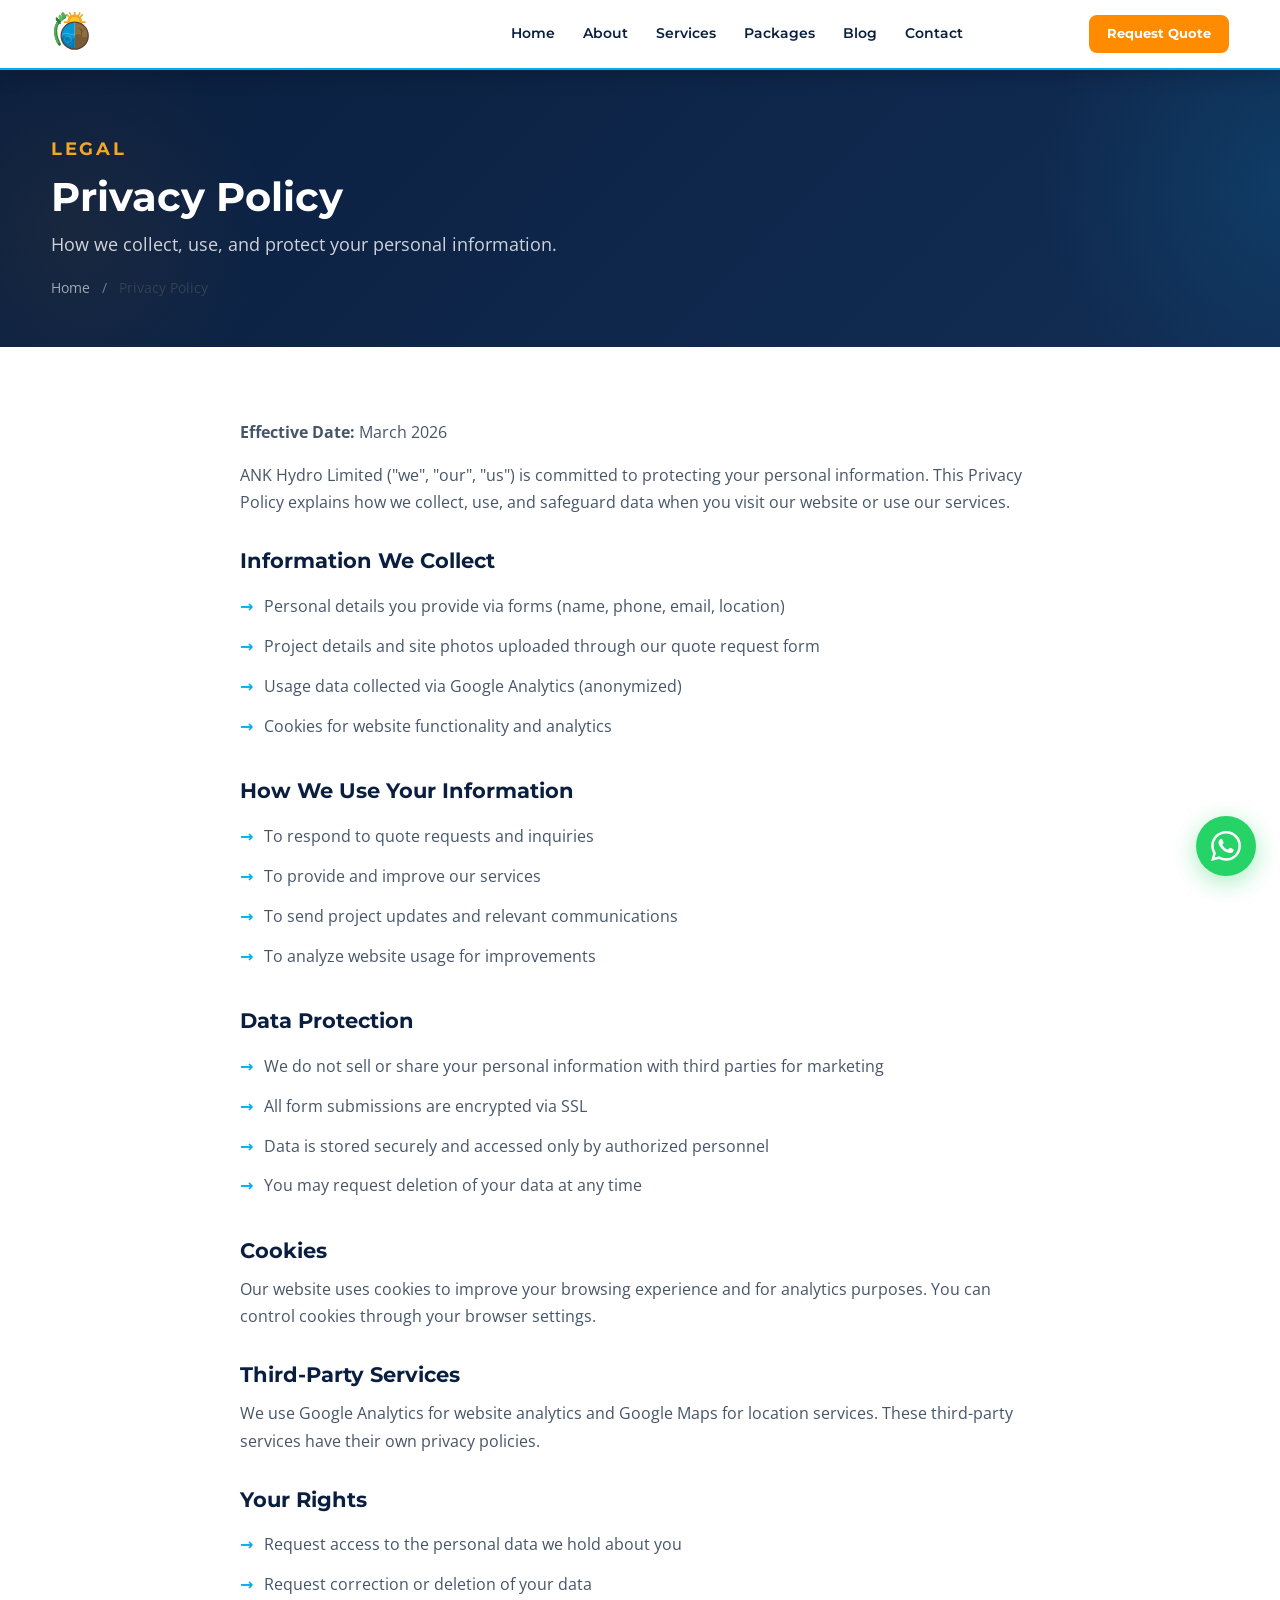
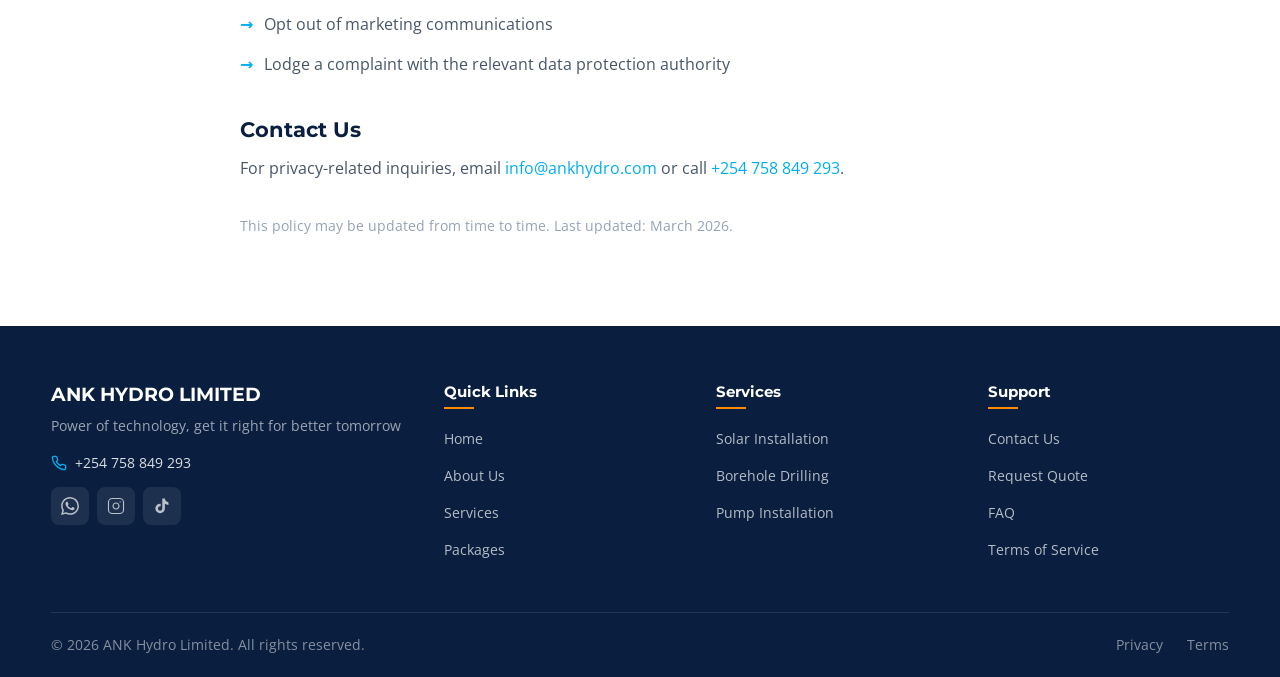
<file: privacy.html>
<!DOCTYPE html>
<html lang="en">
<head>
  <meta charset="UTF-8" />
  <meta name="viewport" content="width=device-width, initial-scale=1.0" />
  <title>Privacy Policy | ANK Hydro Limited</title>
  <meta name="description" content="Privacy Policy for ANK Hydro Limited website. Learn how we collect, use, and protect your personal information." />
  <link rel="stylesheet" href="style.css" />
  <link rel="icon" type="image/svg+xml" href="images/logo-icon.svg">
</head>
<body>
  <!-- SVG Icons -->
  <svg xmlns="http://www.w3.org/2000/svg" style="display:none;" id="svg-icons"></svg>
  <script>fetch("icons.svg").then(function(r){return r.text()}).then(function(t){document.getElementById("svg-icons").innerHTML=t})</script>

  <header class="site-header">
    <div class="container nav-wrap">
      <a href="index.html" class="brand"><div class="logo"><img src="images/logo-icon.svg" alt="ANK Hydro" width="40" height="40"></div><div class="brand-text"><h1>ANK Hydro Limited</h1><p>Power of technology, get it right for better tomorrow</p></div></a>
      <nav class="nav-links" id="navLinks"><a href="index.html">Home</a><a href="about.html">About</a><a href="services.html">Services</a><a href="packages.html">Packages</a><a href="blog.html">Blog</a><a href="contact.html">Contact</a></nav>
      <a class="header-phone" href="tel:+254758849293"><svg width="16" height="16" fill="none" stroke="currentColor" stroke-width="2" viewBox="0 0 24 24"><path d="M22 16.92v3a2 2 0 01-2.18 2 19.79 19.79 0 01-8.63-3.07 19.5 19.5 0 01-6-6A19.79 19.79 0 012.12 4.18 2 2 0 014.11 2h3a2 2 0 012 1.72c.127.96.361 1.903.7 2.81a2 2 0 01-.45 2.11L8.09 9.91a16 16 0 006 6l1.27-1.27a2 2 0 012.11-.45c.907.339 1.85.573 2.81.7A2 2 0 0122 16.92z"/></svg>+254 758 849 293</a>
      <a class="btn btn-primary btn-sm nav-cta" href="quote.html">Request Quote</a>
      <button class="menu-toggle" id="menuToggle" aria-label="Toggle navigation"><span></span><span></span><span></span></button>
    </div>
  </header>

  <main>
    <section class="page-hero">
      <div class="container">
        <p class="eyebrow">Legal</p>
        <h1>Privacy Policy</h1>
        <p>How we collect, use, and protect your personal information.</p>
        <div class="breadcrumb"><a href="index.html">Home</a> <span>/</span> Privacy Policy</div>
      </div>
    </section>

    <section class="section">
      <div class="container content-section" style="max-width:800px;">
        <p><strong>Effective Date:</strong> March 2026</p>

        <p>ANK Hydro Limited ("we", "our", "us") is committed to protecting your personal information. This Privacy Policy explains how we collect, use, and safeguard data when you visit our website or use our services.</p>

        <h3>Information We Collect</h3>
        <ul>
          <li>Personal details you provide via forms (name, phone, email, location)</li>
          <li>Project details and site photos uploaded through our quote request form</li>
          <li>Usage data collected via Google Analytics (anonymized)</li>
          <li>Cookies for website functionality and analytics</li>
        </ul>

        <h3>How We Use Your Information</h3>
        <ul>
          <li>To respond to quote requests and inquiries</li>
          <li>To provide and improve our services</li>
          <li>To send project updates and relevant communications</li>
          <li>To analyze website usage for improvements</li>
        </ul>

        <h3>Data Protection</h3>
        <ul>
          <li>We do not sell or share your personal information with third parties for marketing</li>
          <li>All form submissions are encrypted via SSL</li>
          <li>Data is stored securely and accessed only by authorized personnel</li>
          <li>You may request deletion of your data at any time</li>
        </ul>

        <h3>Cookies</h3>
        <p>Our website uses cookies to improve your browsing experience and for analytics purposes. You can control cookies through your browser settings.</p>

        <h3>Third-Party Services</h3>
        <p>We use Google Analytics for website analytics and Google Maps for location services. These third-party services have their own privacy policies.</p>

        <h3>Your Rights</h3>
        <ul>
          <li>Request access to the personal data we hold about you</li>
          <li>Request correction or deletion of your data</li>
          <li>Opt out of marketing communications</li>
          <li>Lodge a complaint with the relevant data protection authority</li>
        </ul>

        <h3>Contact Us</h3>
        <p>For privacy-related inquiries, email <a href="mailto:info@ankhydro.com">info@ankhydro.com</a> or call <a href="tel:+254758849293">+254 758 849 293</a>.</p>

        <p style="margin-top:2rem;color:var(--gray-400);font-size:.9rem;">This policy may be updated from time to time. Last updated: March 2026.</p>
      </div>
    </section>
  </main>

  <footer class="site-footer">
    <div class="container footer-grid">
      <div class="footer-brand"><h3>ANK Hydro Limited</h3><p>Power of technology, get it right for better tomorrow.</p><div class="footer-contact-item"><svg width="16" height="16" fill="none" stroke="currentColor" stroke-width="2" viewBox="0 0 24 24"><path d="M22 16.92v3a2 2 0 01-2.18 2 19.79 19.79 0 01-8.63-3.07 19.5 19.5 0 01-6-6A19.79 19.79 0 012.12 4.18 2 2 0 014.11 2h3a2 2 0 012 1.72c.127.96.361 1.903.7 2.81a2 2 0 01-.45 2.11L8.09 9.91a16 16 0 006 6l1.27-1.27a2 2 0 012.11-.45c.907.339 1.85.573 2.81.7A2 2 0 0122 16.92z"/></svg><a href="tel:+254758849293">+254 758 849 293</a></div>
        <div class="footer-social">
          <a href="https://wa.me/254758849293" target="_blank" rel="noopener" aria-label="WhatsApp"><svg width="18" height="18"><use href="#icon-whatsapp"/></svg></a>
          <a href="#" aria-label="Facebook"><svg width="18" height="18"><use href="#icon-facebook"/></svg></a>
          <a href="#" aria-label="Instagram"><svg width="18" height="18"><use href="#icon-instagram"/></svg></a>
          <a href="#" aria-label="TikTok"><svg width="18" height="18"><use href="#icon-tiktok"/></svg></a>
          <a href="#" aria-label="LinkedIn"><svg width="18" height="18"><use href="#icon-linkedin"/></svg></a>
          <a href="#" aria-label="YouTube"><svg width="18" height="18"><use href="#icon-youtube"/></svg></a>
        </div></div>
      <div><h4>Quick Links</h4><ul class="footer-links"><li><a href="index.html">Home</a></li><li><a href="about.html">About Us</a></li><li><a href="services.html">Services</a></li><li><a href="packages.html">Packages</a></li></ul></div>
      <div><h4>Services</h4><ul class="footer-links"><li><a href="services.html#solar-installation">Solar Installation</a></li><li><a href="services.html#borehole-drilling">Borehole Drilling</a></li><li><a href="services.html#pump-installation">Pump Installation</a></li></ul></div>
      <div><h4>Support</h4><ul class="footer-links"><li><a href="contact.html">Contact Us</a></li><li><a href="quote.html">Request Quote</a></li><li><a href="faq.html">FAQ</a></li><li><a href="terms.html">Terms of Service</a></li></ul></div>
    </div>
    <div class="container footer-bottom"><p>&copy; 2026 ANK Hydro Limited. All rights reserved.</p><div class="footer-bottom-links"><a href="privacy.html">Privacy</a><a href="terms.html">Terms</a></div></div>
  </footer>

  <a class="whatsapp-float" href="https://wa.me/254758849293?text=Hi%20ANK%20Hydro%2C%20I%27m%20interested%20in%20your%20services." target="_blank" rel="noopener" aria-label="Chat on WhatsApp"><svg viewBox="0 0 24 24" fill="currentColor"><path d="M17.472 14.382c-.297-.149-1.758-.867-2.03-.967-.273-.099-.471-.148-.67.15-.197.297-.767.966-.94 1.164-.173.199-.347.223-.644.075-.297-.15-1.255-.463-2.39-1.475-.883-.788-1.48-1.761-1.653-2.059-.173-.297-.018-.458.13-.606.134-.133.298-.347.446-.52.149-.174.198-.298.298-.497.099-.198.05-.371-.025-.52-.075-.149-.669-1.612-.916-2.207-.242-.579-.487-.5-.669-.51-.173-.008-.371-.01-.57-.01-.198 0-.52.074-.792.372-.272.297-1.04 1.016-1.04 2.479 0 1.462 1.065 2.875 1.213 3.074.149.198 2.096 3.2 5.077 4.487.709.306 1.262.489 1.694.625.712.227 1.36.195 1.871.118.571-.085 1.758-.719 2.006-1.413.248-.694.248-1.289.173-1.413-.074-.124-.272-.198-.57-.347m-5.421 7.403h-.004a9.87 9.87 0 01-5.031-1.378l-.361-.214-3.741.982.998-3.648-.235-.374a9.86 9.86 0 01-1.51-5.26c.001-5.45 4.436-9.884 9.888-9.884 2.64 0 5.122 1.03 6.988 2.898a9.825 9.825 0 012.893 6.994c-.003 5.45-4.437 9.884-9.885 9.884m8.413-18.297A11.815 11.815 0 0012.05 0C5.495 0 .16 5.335.157 11.892c0 2.096.547 4.142 1.588 5.945L.057 24l6.305-1.654a11.882 11.882 0 005.683 1.448h.005c6.554 0 11.89-5.335 11.893-11.893a11.821 11.821 0 00-3.48-8.413z"/></svg></a>
  <div class="whatsapp-tooltip">Chat with us on WhatsApp</div>
  <button class="back-to-top" id="backToTop" aria-label="Back to top"><svg width="20" height="20" fill="none" stroke="currentColor" stroke-width="2.5" viewBox="0 0 24 24"><polyline points="18 15 12 9 6 15"/></svg></button>
  <script src="main.js"></script>
  <script src="site-data.js"></script>
</body>
</html>
</file>
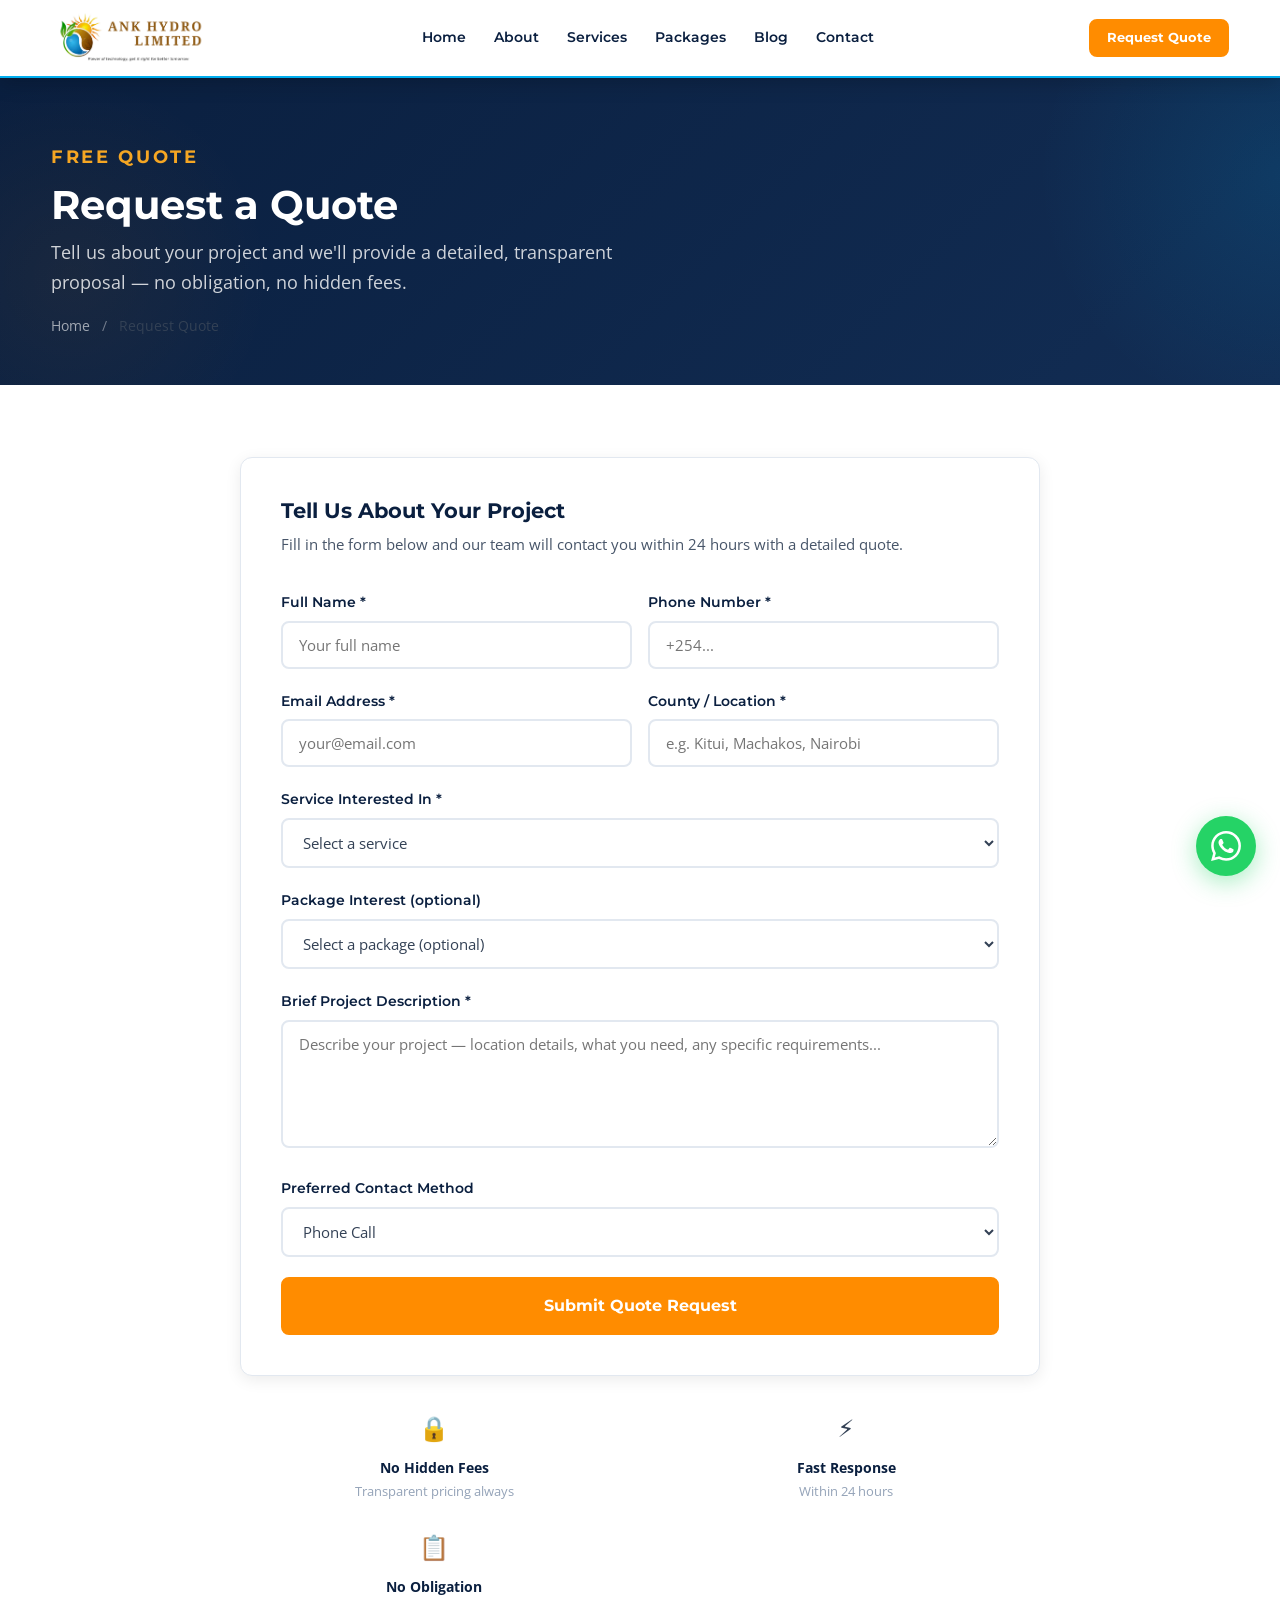
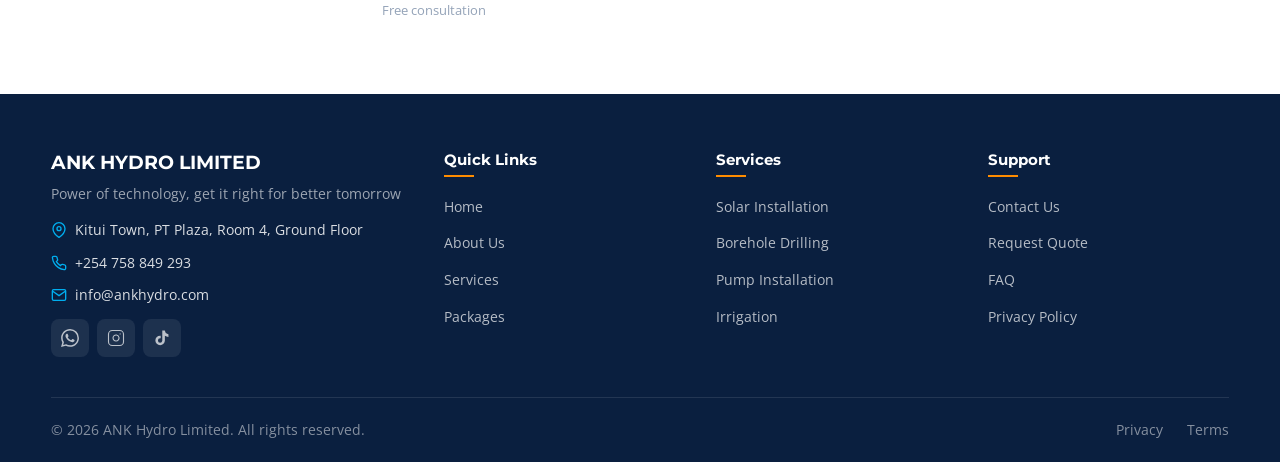
<file: quote.html>
<!DOCTYPE html>
<html lang="en">
<head>
  <meta charset="UTF-8" />
  <meta name="viewport" content="width=device-width, initial-scale=1.0" />
  <title>Request a Quote | ANK Hydro Limited</title>
  <meta name="description" content="Request a free, no-obligation quote from ANK Hydro Limited for solar installation, borehole drilling, pump systems, or irrigation services in Kenya." />
  <link rel="stylesheet" href="style.css" />
  <link rel="icon" type="image/svg+xml" href="images/logo-icon.svg">
</head>
<body>
  <!-- SVG Icons -->
  <svg xmlns="http://www.w3.org/2000/svg" style="display:none;" id="svg-icons"></svg>
  <script>fetch("icons.svg").then(function(r){return r.text()}).then(function(t){document.getElementById("svg-icons").innerHTML=t})</script>

  <header class="site-header">
    <div class="container nav-wrap">
      <a href="index.html" class="brand"><img src="images/logo-full.png" alt="ANK Hydro Limited" class="brand-logo"></a>
      <nav class="nav-links" id="navLinks"><a href="index.html">Home</a><a href="about.html">About</a><a href="services.html">Services</a><a href="packages.html">Packages</a><a href="blog.html">Blog</a><a href="contact.html">Contact</a></nav>
      <a class="header-phone" href="tel:+254758849293"><svg width="16" height="16" fill="none" stroke="currentColor" stroke-width="2" viewBox="0 0 24 24"><path d="M22 16.92v3a2 2 0 01-2.18 2 19.79 19.79 0 01-8.63-3.07 19.5 19.5 0 01-6-6A19.79 19.79 0 012.12 4.18 2 2 0 014.11 2h3a2 2 0 012 1.72c.127.96.361 1.903.7 2.81a2 2 0 01-.45 2.11L8.09 9.91a16 16 0 006 6l1.27-1.27a2 2 0 012.11-.45c.907.339 1.85.573 2.81.7A2 2 0 0122 16.92z"/></svg>+254 758 849 293</a>
      <a class="btn btn-primary btn-sm nav-cta" href="quote.html">Request Quote</a>
      <button class="menu-toggle" id="menuToggle" aria-label="Toggle navigation"><span></span><span></span><span></span></button>
    </div>
  </header>

  <main>
    <section class="page-hero">
      <div class="container">
        <p class="eyebrow">Free Quote</p>
        <h1>Request a Quote</h1>
        <p>Tell us about your project and we'll provide a detailed, transparent proposal — no obligation, no hidden fees.</p>
        <div class="breadcrumb"><a href="index.html">Home</a> <span>/</span> Request Quote</div>
      </div>
    </section>

    <section class="section">
      <div class="container" style="max-width:800px;">
        <div class="card fade-up" style="padding:2.5rem;">
          <h2 style="font-size:1.3rem;margin-bottom:.5rem;">Tell Us About Your Project</h2>
          <p style="color:var(--gray-600);margin-bottom:2rem;">Fill in the form below and our team will contact you within 24 hours with a detailed quote.</p>

          <form id="quoteForm">
            <div class="form-grid">
              <div class="form-group">
                <label for="quote-name">Full Name *</label>
                <input type="text" id="quote-name" name="name" required placeholder="Your full name" />
              </div>
              <div class="form-group">
                <label for="quote-phone">Phone Number *</label>
                <input type="tel" id="quote-phone" name="phone" required placeholder="+254..." />
              </div>
            </div>
            <div class="form-grid">
              <div class="form-group">
                <label for="quote-email">Email Address *</label>
                <input type="email" id="quote-email" name="email" required placeholder="your@email.com" />
              </div>
              <div class="form-group">
                <label for="quote-location">County / Location *</label>
                <input type="text" id="quote-location" name="location" required placeholder="e.g. Kitui, Machakos, Nairobi" />
              </div>
            </div>
            <div class="form-group">
              <label for="quote-service">Service Interested In *</label>
              <select id="quote-service" name="service" required>
                <option value="">Select a service</option>
                <option value="Solar Panel Installation">Solar Panel Installation</option>
                <option value="Hybrid Domestic Solar">Hybrid Domestic Solar</option>
                <option value="Hydrological Survey">Hydrological Survey</option>
                <option value="Borehole Drilling">Borehole Drilling</option>
                <option value="Borehole Rehabilitation">Borehole Rehabilitation</option>
                <option value="Pump Installation">Pump Installation</option>
                <option value="Irrigation Systems">Irrigation Systems</option>
                <option value="Tank Tower Construction">Tank Tower Construction</option>
                <option value="Solar Structure">Solar Structure Construction</option>
                <option value="Other">Other</option>
              </select>
            </div>
            <div class="form-group">
              <label for="quote-package">Package Interest (optional)</label>
              <select id="quote-package" name="package">
                <option value="">Select a package (optional)</option>
                <option value="Hybrid Solar">Hybrid Domestic Solar Package</option>
                <option value="200W Pump">200W Solar Pump Package</option>
                <option value="500W Pump">500W Solar Pump Package</option>
                <option value="750W Pump">750W Solar Pump Package</option>
                <option value="1300W Pump">1300W Solar Pump Package</option>
                <option value="Custom">Custom / None</option>
              </select>
            </div>
            <div class="form-group">
              <label for="quote-description">Brief Project Description *</label>
              <textarea id="quote-description" name="description" rows="5" required placeholder="Describe your project — location details, what you need, any specific requirements..."></textarea>
            </div>
            <div class="form-group">
              <label for="quote-contact-method">Preferred Contact Method</label>
              <select id="quote-contact-method" name="contact_method">
                <option value="Phone">Phone Call</option>
                <option value="WhatsApp">WhatsApp</option>
                <option value="Email">Email</option>
              </select>
            </div>
            <button type="submit" class="btn btn-primary btn-lg" style="width:100%;justify-content:center;">Submit Quote Request</button>
          </form>

          <div id="quoteSuccess" style="display:none;text-align:center;padding:2rem;">
            <div style="font-size:3rem;margin-bottom:.5rem;">✅</div>
            <h3 style="margin-bottom:.5rem;">Quote Request Submitted!</h3>
            <p style="color:var(--gray-600);margin-bottom:1rem;">Thank you! Our team will review your request and get back to you within 24 hours with a detailed, no-obligation quote.</p>
            <p style="font-size:.9rem;color:var(--gray-400);">Need it faster? Call us directly at <a href="tel:+254758849293" style="color:var(--cyan);font-weight:600;">+254 758 849 293</a></p>
          </div>
        </div>

        <!-- Trust signals -->
        <div class="grid-3 mt-4 stagger-children" style="text-align:center;">
          <div class="fade-up">
            <div style="font-size:1.5rem;margin-bottom:.3rem;">🔒</div>
            <strong style="font-size:.85rem;color:var(--navy);">No Hidden Fees</strong>
            <p style="font-size:.8rem;color:var(--gray-400);">Transparent pricing always</p>
          </div>
          <div class="fade-up">
            <div style="font-size:1.5rem;margin-bottom:.3rem;">⚡</div>
            <strong style="font-size:.85rem;color:var(--navy);">Fast Response</strong>
            <p style="font-size:.8rem;color:var(--gray-400);">Within 24 hours</p>
          </div>
          <div class="fade-up">
            <div style="font-size:1.5rem;margin-bottom:.3rem;">📋</div>
            <strong style="font-size:.85rem;color:var(--navy);">No Obligation</strong>
            <p style="font-size:.8rem;color:var(--gray-400);">Free consultation</p>
          </div>
        </div>
      </div>
    </section>
  </main>

  <footer class="site-footer">
    <div class="container footer-grid">
      <div class="footer-brand"><h3>ANK Hydro Limited</h3><p>Power of technology, get it right for better tomorrow.</p><div class="footer-contact-item"><svg width="16" height="16" fill="none" stroke="currentColor" stroke-width="2" viewBox="0 0 24 24"><path d="M21 10c0 7-9 13-9 13s-9-6-9-13a9 9 0 0118 0z"/><circle cx="12" cy="10" r="3"/></svg><span>Kitui Town, PT Plaza, Room 4</span></div><div class="footer-contact-item"><svg width="16" height="16" fill="none" stroke="currentColor" stroke-width="2" viewBox="0 0 24 24"><path d="M22 16.92v3a2 2 0 01-2.18 2 19.79 19.79 0 01-8.63-3.07 19.5 19.5 0 01-6-6A19.79 19.79 0 012.12 4.18 2 2 0 014.11 2h3a2 2 0 012 1.72c.127.96.361 1.903.7 2.81a2 2 0 01-.45 2.11L8.09 9.91a16 16 0 006 6l1.27-1.27a2 2 0 012.11-.45c.907.339 1.85.573 2.81.7A2 2 0 0122 16.92z"/></svg><a href="tel:+254758849293">+254 758 849 293</a></div><div class="footer-contact-item"><svg width="16" height="16" fill="none" stroke="currentColor" stroke-width="2" viewBox="0 0 24 24"><path d="M4 4h16c1.1 0 2 .9 2 2v12c0 1.1-.9 2-2 2H4c-1.1 0-2-.9-2-2V6c0-1.1.9-2 2-2z"/><polyline points="22,6 12,13 2,6"/></svg><a href="mailto:info@ankhydro.com">info@ankhydro.com</a></div>
        <div class="footer-social">
          <a href="https://wa.me/254758849293" target="_blank" rel="noopener" aria-label="WhatsApp"><svg width="18" height="18"><use href="#icon-whatsapp"/></svg></a>
          <a href="#" aria-label="Facebook"><svg width="18" height="18"><use href="#icon-facebook"/></svg></a>
          <a href="#" aria-label="Instagram"><svg width="18" height="18"><use href="#icon-instagram"/></svg></a>
          <a href="#" aria-label="TikTok"><svg width="18" height="18"><use href="#icon-tiktok"/></svg></a>
          <a href="#" aria-label="LinkedIn"><svg width="18" height="18"><use href="#icon-linkedin"/></svg></a>
          <a href="#" aria-label="YouTube"><svg width="18" height="18"><use href="#icon-youtube"/></svg></a>
        </div></div>
      <div><h4>Quick Links</h4><ul class="footer-links"><li><a href="index.html">Home</a></li><li><a href="about.html">About Us</a></li><li><a href="services.html">Services</a></li><li><a href="packages.html">Packages</a></li></ul></div>
      <div><h4>Services</h4><ul class="footer-links"><li><a href="services.html#solar-installation">Solar Installation</a></li><li><a href="services.html#borehole-drilling">Borehole Drilling</a></li><li><a href="services.html#pump-installation">Pump Installation</a></li><li><a href="services.html#irrigation">Irrigation</a></li></ul></div>
      <div><h4>Support</h4><ul class="footer-links"><li><a href="contact.html">Contact Us</a></li><li><a href="quote.html">Request Quote</a></li><li><a href="faq.html">FAQ</a></li><li><a href="privacy.html">Privacy Policy</a></li></ul></div>
    </div>
    <div class="container footer-bottom"><p>&copy; 2026 ANK Hydro Limited. All rights reserved.</p><div class="footer-bottom-links"><a href="privacy.html">Privacy</a><a href="terms.html">Terms</a></div></div>
  </footer>

  <a class="whatsapp-float" href="https://wa.me/254758849293?text=Hi%20ANK%20Hydro%2C%20I%27d%20like%20to%20request%20a%20quote." target="_blank" rel="noopener" aria-label="Chat on WhatsApp"><svg viewBox="0 0 24 24" fill="currentColor"><path d="M17.472 14.382c-.297-.149-1.758-.867-2.03-.967-.273-.099-.471-.148-.67.15-.197.297-.767.966-.94 1.164-.173.199-.347.223-.644.075-.297-.15-1.255-.463-2.39-1.475-.883-.788-1.48-1.761-1.653-2.059-.173-.297-.018-.458.13-.606.134-.133.298-.347.446-.52.149-.174.198-.298.298-.497.099-.198.05-.371-.025-.52-.075-.149-.669-1.612-.916-2.207-.242-.579-.487-.5-.669-.51-.173-.008-.371-.01-.57-.01-.198 0-.52.074-.792.372-.272.297-1.04 1.016-1.04 2.479 0 1.462 1.065 2.875 1.213 3.074.149.198 2.096 3.2 5.077 4.487.709.306 1.262.489 1.694.625.712.227 1.36.195 1.871.118.571-.085 1.758-.719 2.006-1.413.248-.694.248-1.289.173-1.413-.074-.124-.272-.198-.57-.347m-5.421 7.403h-.004a9.87 9.87 0 01-5.031-1.378l-.361-.214-3.741.982.998-3.648-.235-.374a9.86 9.86 0 01-1.51-5.26c.001-5.45 4.436-9.884 9.888-9.884 2.64 0 5.122 1.03 6.988 2.898a9.825 9.825 0 012.893 6.994c-.003 5.45-4.437 9.884-9.885 9.884m8.413-18.297A11.815 11.815 0 0012.05 0C5.495 0 .16 5.335.157 11.892c0 2.096.547 4.142 1.588 5.945L.057 24l6.305-1.654a11.882 11.882 0 005.683 1.448h.005c6.554 0 11.89-5.335 11.893-11.893a11.821 11.821 0 00-3.48-8.413z"/></svg></a>
  <div class="whatsapp-tooltip">Chat with us on WhatsApp</div>
  <button class="back-to-top" id="backToTop" aria-label="Back to top"><svg width="20" height="20" fill="none" stroke="currentColor" stroke-width="2.5" viewBox="0 0 24 24"><polyline points="18 15 12 9 6 15"/></svg></button>
  <script src="main.js"></script>
  <script src="site-data.js"></script>
</body>
</html>
</file>
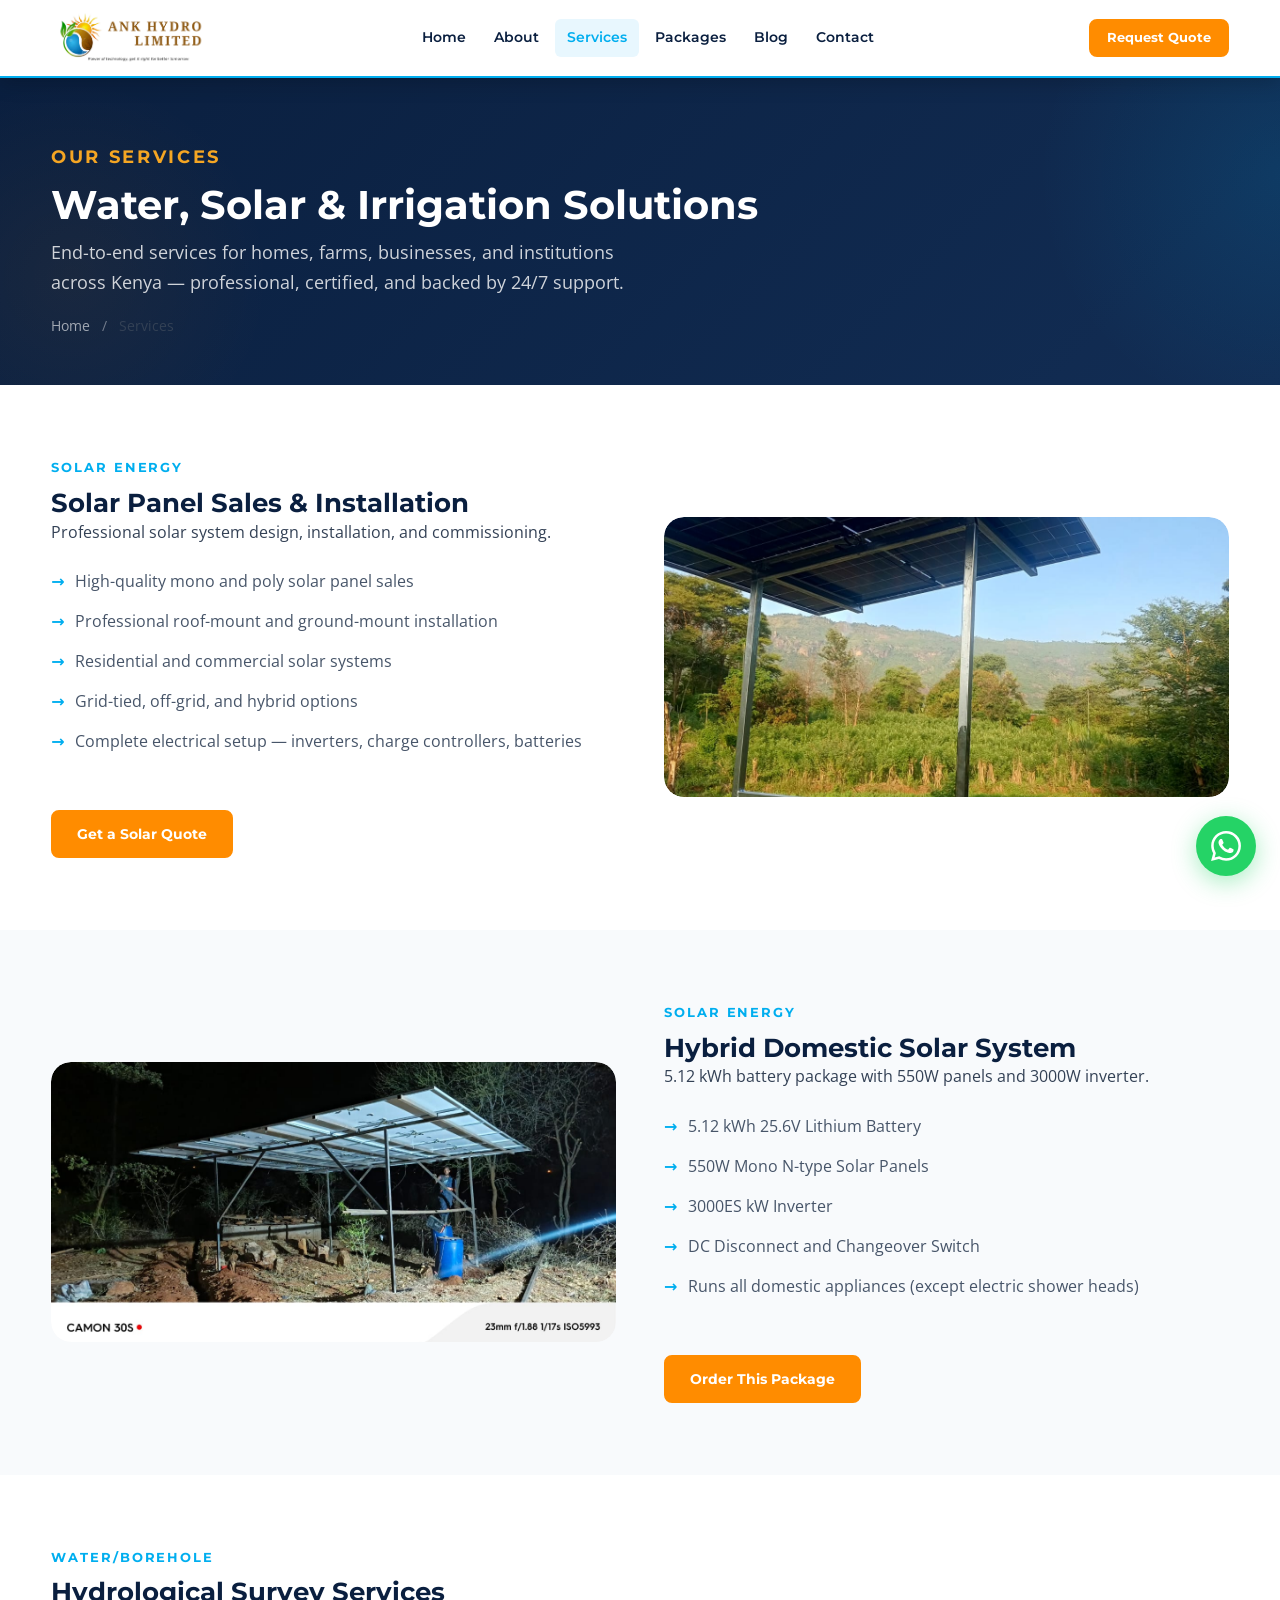
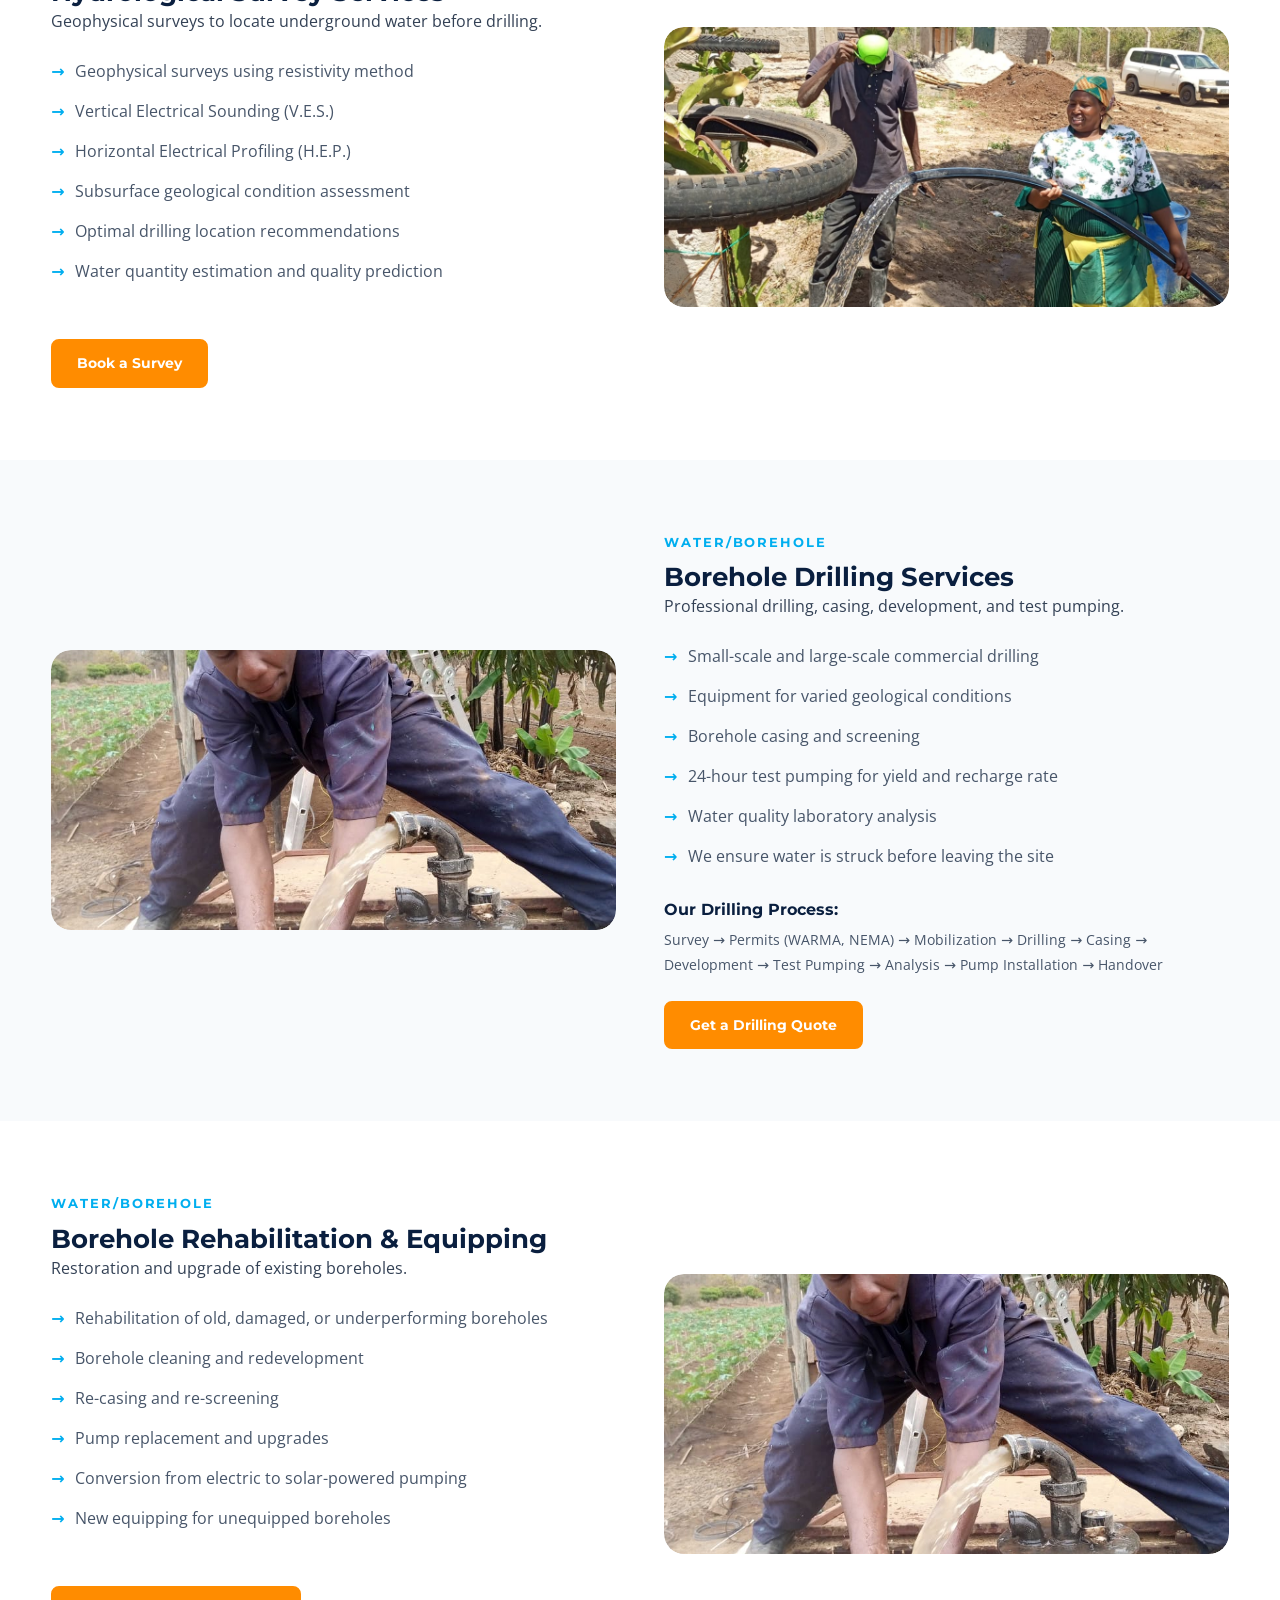
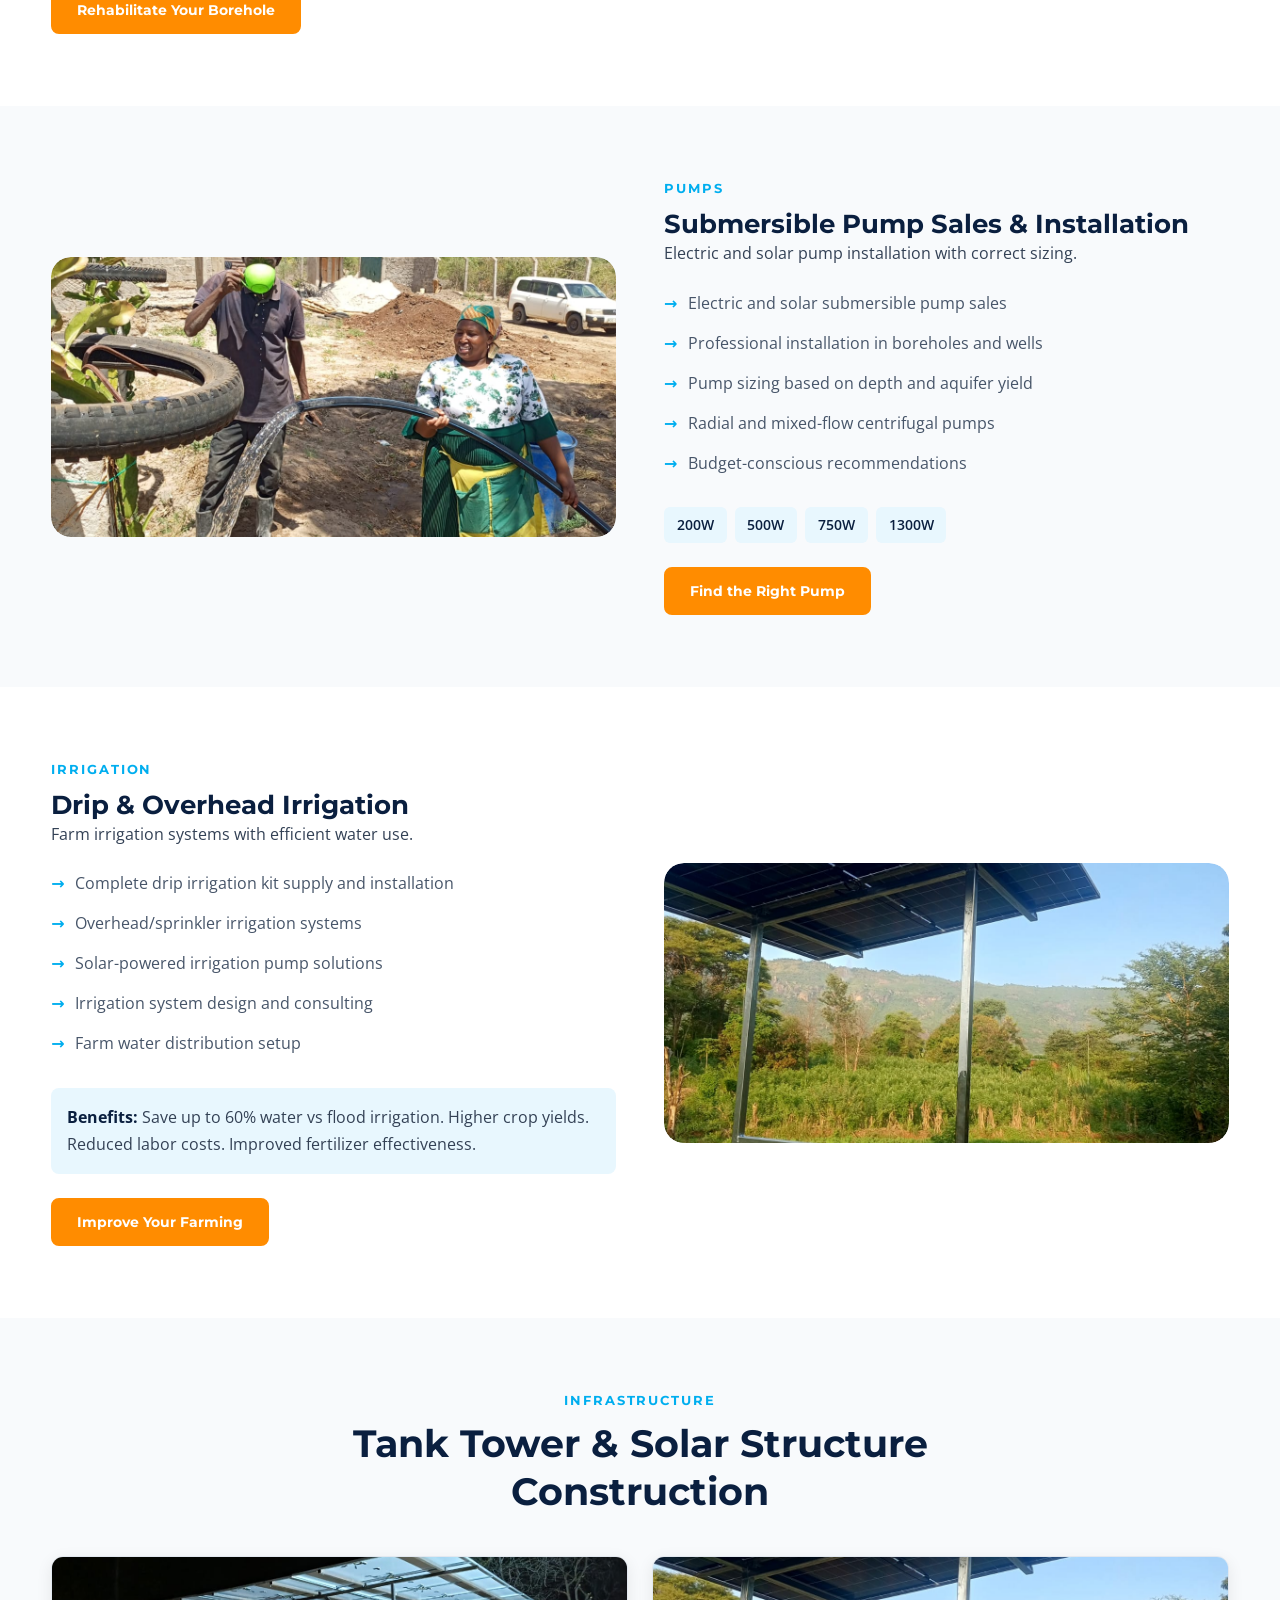
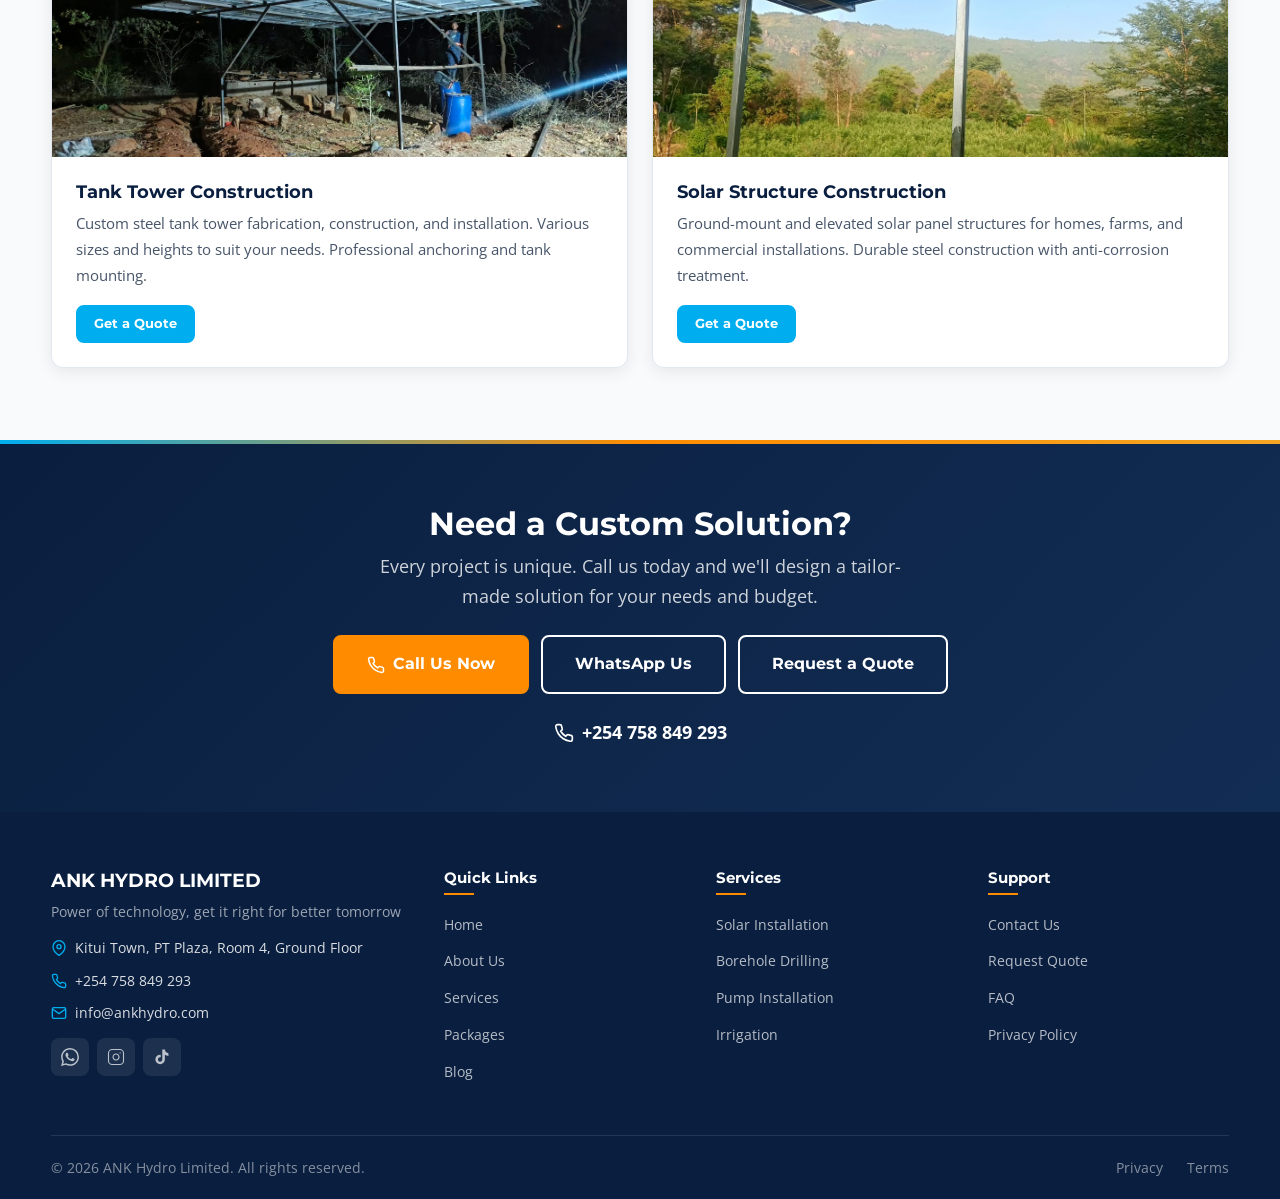
<file: services.html>
<!DOCTYPE html>
<html lang="en">
<head>
  <meta charset="UTF-8" />
  <meta name="viewport" content="width=device-width, initial-scale=1.0" />
  <title>Services | ANK Hydro Limited — Solar, Borehole, Pump & Irrigation</title>
  <meta name="description" content="Explore ANK Hydro's full range of services: solar panel installation, hybrid solar systems, borehole drilling, pump installation, irrigation, and more across Kenya." />
  <link rel="stylesheet" href="style.css" />
  <link rel="icon" type="image/svg+xml" href="images/logo-icon.svg">
</head>
<body>
  <!-- SVG Icons -->
  <svg xmlns="http://www.w3.org/2000/svg" style="display:none;" id="svg-icons"></svg>
  <script>fetch("icons.svg").then(function(r){return r.text()}).then(function(t){document.getElementById("svg-icons").innerHTML=t})</script>

  <header class="site-header">
    <div class="container nav-wrap">
      <a href="index.html" class="brand">
        <img src="images/logo-full.png" alt="ANK Hydro Limited" class="brand-logo">
      </a>
      <nav class="nav-links" id="navLinks">
        <a href="index.html">Home</a><a href="about.html">About</a><a href="services.html" class="active">Services</a><a href="packages.html">Packages</a><a href="blog.html">Blog</a><a href="contact.html">Contact</a>
      </nav>
      <a class="header-phone" href="tel:+254758849293"><svg width="16" height="16" fill="none" stroke="currentColor" stroke-width="2" viewBox="0 0 24 24"><path d="M22 16.92v3a2 2 0 01-2.18 2 19.79 19.79 0 01-8.63-3.07 19.5 19.5 0 01-6-6A19.79 19.79 0 012.12 4.18 2 2 0 014.11 2h3a2 2 0 012 1.72c.127.96.361 1.903.7 2.81a2 2 0 01-.45 2.11L8.09 9.91a16 16 0 006 6l1.27-1.27a2 2 0 012.11-.45c.907.339 1.85.573 2.81.7A2 2 0 0122 16.92z"/></svg>+254 758 849 293</a>
      <a class="btn btn-primary btn-sm nav-cta" href="quote.html">Request Quote</a>
      <button class="menu-toggle" id="menuToggle" aria-label="Toggle navigation"><span></span><span></span><span></span></button>
    </div>
  </header>

  <main>
    <section class="page-hero">
      <div class="container">
        <p class="eyebrow">Our Services</p>
        <h1>Water, Solar & Irrigation Solutions</h1>
        <p>End-to-end services for homes, farms, businesses, and institutions across Kenya — professional, certified, and backed by 24/7 support.</p>
        <div class="breadcrumb"><a href="index.html">Home</a> <span>/</span> Services</div>
      </div>
    </section>

    <!-- Solar Installation -->
    <section class="section" id="solar-installation">
      <div class="container">
        <div class="grid-2" style="align-items:center;gap:3rem;">
          <div class="fade-up">
            <p class="eyebrow">Solar Energy</p>
            <h2 style="font-size:1.6rem;">Solar Panel Sales & Installation</h2>
            <p>Professional solar energy systems for homes and businesses. We handle everything from design to commissioning.</p>
            <ul class="content-section" style="margin-top:1rem;">
              <ul>
                <li>High-quality mono and poly solar panel sales</li>
                <li>Professional roof-mount and ground-mount installation</li>
                <li>Residential and commercial solar systems</li>
                <li>Grid-tied, off-grid, and hybrid options</li>
                <li>Complete electrical setup — inverters, charge controllers, batteries</li>
              </ul>
            </ul>
            <a class="btn btn-primary mt-3" href="quote.html?service=solar-installation">Get a Solar Quote</a>
          </div>
          <div class="service-img fade-up">
            <img src="images/solar-panel-daytime.jpg" alt="Solar panel installation on farmland" loading="lazy">
          </div>
        </div>
      </div>
    </section>

    <!-- Hybrid Solar -->
    <section class="section bg-gray" id="hybrid-solar">
      <div class="container">
        <div class="grid-2" style="align-items:center;gap:3rem;">
          <div class="service-img fade-up">
            <img src="images/solar-panel-night.jpg" alt="Solar panel structure installation" loading="lazy">
          </div>
          <div class="fade-up">
            <p class="eyebrow">Solar Energy</p>
            <h2 style="font-size:1.6rem;">Hybrid Domestic Solar System</h2>
            <p>Power your entire home with our all-in-one solar package. Solar + grid backup for uninterrupted power.</p>
            <ul class="content-section" style="margin-top:1rem;">
              <ul>
                <li>5.12 kWh 25.6V Lithium Battery</li>
                <li>550W Mono N-type Solar Panels</li>
                <li>3000ES kW Inverter</li>
                <li>DC Disconnect and Changeover Switch</li>
                <li>Runs all domestic appliances (except electric shower heads)</li>
              </ul>
            </ul>
            <a class="btn btn-primary mt-3" href="quote.html?service=hybrid-solar">Order This Package</a>
          </div>
        </div>
      </div>
    </section>

    <!-- Hydrological Survey -->
    <section class="section" id="hydrological-survey">
      <div class="container">
        <div class="grid-2" style="align-items:center;gap:3rem;">
          <div class="fade-up">
            <p class="eyebrow">Water / Borehole</p>
            <h2 style="font-size:1.6rem;">Hydrological Survey Services</h2>
            <p>Find water before you drill — professional geophysical site assessment to reduce risk and maximize yield.</p>
            <ul class="content-section" style="margin-top:1rem;">
              <ul>
                <li>Geophysical surveys using resistivity method</li>
                <li>Vertical Electrical Sounding (V.E.S.)</li>
                <li>Horizontal Electrical Profiling (H.E.P.)</li>
                <li>Subsurface geological condition assessment</li>
                <li>Optimal drilling location recommendations</li>
                <li>Water quantity estimation and quality prediction</li>
              </ul>
            </ul>
            <a class="btn btn-primary mt-3" href="quote.html?service=hydrological-survey">Book a Survey</a>
          </div>
          <div class="service-img fade-up">
            <img src="images/community-water-access.jpg" alt="Hydrological survey and water site assessment" loading="lazy">
          </div>
        </div>
      </div>
    </section>

    <!-- Borehole Drilling -->
    <section class="section bg-gray" id="borehole-drilling">
      <div class="container">
        <div class="grid-2" style="align-items:center;gap:3rem;">
          <div class="service-img fade-up">
            <img src="images/solar-pump-worker.jpg" alt="Borehole drilling and pump installation" loading="lazy">
          </div>
          <div class="fade-up">
            <p class="eyebrow">Water / Borehole</p>
            <h2 style="font-size:1.6rem;">Professional Borehole Drilling</h2>
            <p>Complete drilling services with test pumping, water analysis, and pump installation.</p>
            <ul class="content-section" style="margin-top:1rem;">
              <ul>
                <li>Small-scale and large-scale commercial drilling</li>
                <li>Equipment for varied geological conditions</li>
                <li>Borehole casing and screening</li>
                <li>24-hour test pumping for yield and recharge rate</li>
                <li>Water quality laboratory analysis</li>
                <li>We ensure water is struck before leaving the site</li>
              </ul>
            </ul>
            <h3 style="font-size:1rem;margin-top:1.5rem;margin-bottom:.5rem;">Our Drilling Process:</h3>
            <p style="font-size:.9rem;color:var(--gray-600);">Survey → Permits (WARMA, NEMA) → Mobilization → Drilling → Casing → Development → Test Pumping → Analysis → Pump Installation → Handover</p>
            <a class="btn btn-primary mt-3" href="quote.html?service=borehole-drilling">Get a Drilling Quote</a>
          </div>
        </div>
      </div>
    </section>

    <!-- Borehole Rehabilitation -->
    <section class="section" id="borehole-rehabilitation">
      <div class="container">
        <div class="grid-2" style="align-items:center;gap:3rem;">
          <div class="fade-up">
            <p class="eyebrow">Water / Borehole</p>
            <h2 style="font-size:1.6rem;">Borehole Rehabilitation & Equipping</h2>
            <p>Restore and upgrade your existing borehole to peak performance.</p>
            <ul class="content-section" style="margin-top:1rem;">
              <ul>
                <li>Rehabilitation of old, damaged, or underperforming boreholes</li>
                <li>Borehole cleaning and redevelopment</li>
                <li>Re-casing and re-screening</li>
                <li>Pump replacement and upgrades</li>
                <li>Conversion from electric to solar-powered pumping</li>
                <li>New equipping for unequipped boreholes</li>
              </ul>
            </ul>
            <a class="btn btn-primary mt-3" href="quote.html?service=borehole-rehabilitation">Rehabilitate Your Borehole</a>
          </div>
          <div class="service-img fade-up">
            <img src="images/solar-pump-worker.jpg" alt="Borehole rehabilitation and pump equipping" loading="lazy">
          </div>
        </div>
      </div>
    </section>

    <!-- Pump Installation -->
    <section class="section bg-gray" id="pump-installation">
      <div class="container">
        <div class="grid-2" style="align-items:center;gap:3rem;">
          <div class="service-img fade-up">
            <img src="images/community-water-access.jpg" alt="Community water access from pump installation" loading="lazy">
          </div>
          <div class="fade-up">
            <p class="eyebrow">Pumps</p>
            <h2 style="font-size:1.6rem;">Submersible Pump Sales & Installation</h2>
            <p>The right pump for your borehole, professionally sized and installed.</p>
            <ul class="content-section" style="margin-top:1rem;">
              <ul>
                <li>Electric and solar submersible pump sales</li>
                <li>Professional installation in boreholes and wells</li>
                <li>Pump sizing based on depth and aquifer yield</li>
                <li>Radial and mixed-flow centrifugal pumps</li>
                <li>Budget-conscious recommendations</li>
              </ul>
            </ul>
            <div style="margin-top:1rem;display:flex;gap:.5rem;flex-wrap:wrap;">
              <span style="background:var(--cyan-light);color:var(--navy);padding:.4rem .8rem;border-radius:6px;font-size:.85rem;font-weight:600;">200W</span>
              <span style="background:var(--cyan-light);color:var(--navy);padding:.4rem .8rem;border-radius:6px;font-size:.85rem;font-weight:600;">500W</span>
              <span style="background:var(--cyan-light);color:var(--navy);padding:.4rem .8rem;border-radius:6px;font-size:.85rem;font-weight:600;">750W</span>
              <span style="background:var(--cyan-light);color:var(--navy);padding:.4rem .8rem;border-radius:6px;font-size:.85rem;font-weight:600;">1300W</span>
            </div>
            <a class="btn btn-primary mt-3" href="quote.html?service=pump-installation">Find the Right Pump</a>
          </div>
        </div>
      </div>
    </section>

    <!-- Irrigation -->
    <section class="section" id="irrigation">
      <div class="container">
        <div class="grid-2" style="align-items:center;gap:3rem;">
          <div class="fade-up">
            <p class="eyebrow">Irrigation</p>
            <h2 style="font-size:1.6rem;">Drip & Overhead Irrigation Systems</h2>
            <p>Modern irrigation for better farming — save water, improve yields, and reduce labor.</p>
            <ul class="content-section" style="margin-top:1rem;">
              <ul>
                <li>Complete drip irrigation kit supply and installation</li>
                <li>Overhead/sprinkler irrigation systems</li>
                <li>Solar-powered irrigation pump solutions</li>
                <li>Irrigation system design and consulting</li>
                <li>Farm water distribution setup</li>
              </ul>
            </ul>
            <div style="margin-top:1rem;padding:1rem;background:var(--cyan-light);border-radius:8px;">
              <strong style="color:var(--navy);">Benefits:</strong> Save up to 60% water vs flood irrigation. Higher crop yields. Reduced labor costs. Improved fertilizer effectiveness.
            </div>
            <a class="btn btn-primary mt-3" href="quote.html?service=irrigation">Improve Your Farming</a>
          </div>
          <div class="service-img fade-up">
            <img src="images/solar-panel-daytime.jpg" alt="Solar-powered irrigation systems for farms" loading="lazy">
          </div>
        </div>
      </div>
    </section>

    <!-- Infrastructure -->
    <section class="section bg-gray" id="infrastructure">
      <div class="container">
        <div class="section-header centered fade-up">
          <p class="eyebrow">Infrastructure</p>
          <h2>Tank Tower & Solar Structure Construction</h2>
        </div>
        <div class="grid-2 stagger-children">
          <div id="tank-tower" class="card fade-up" style="overflow:hidden;padding:0;">
            <div style="height:200px;overflow:hidden;">
              <img src="images/solar-panel-night.jpg" alt="Tank tower and steel structure construction" style="width:100%;height:100%;object-fit:cover;" loading="lazy">
            </div>
            <div style="padding:1.5rem;">
              <h3>Tank Tower Construction</h3>
              <p>Custom steel tank tower fabrication, construction, and installation. Various sizes and heights to suit your needs. Professional anchoring and tank mounting.</p>
              <a class="btn btn-cyan btn-sm mt-2" href="quote.html?service=tank-tower">Get a Quote</a>
            </div>
          </div>
          <div id="solar-structure" class="card fade-up" style="overflow:hidden;padding:0;">
            <div style="height:200px;overflow:hidden;">
              <img src="images/solar-panel-daytime.jpg" alt="Solar panel mounting structure" style="width:100%;height:100%;object-fit:cover;" loading="lazy">
            </div>
            <div style="padding:1.5rem;">
              <h3>Solar Structure Construction</h3>
              <p>Ground-mount and elevated solar panel structures for homes, farms, and commercial installations. Durable steel construction with anti-corrosion treatment.</p>
              <a class="btn btn-cyan btn-sm mt-2" href="quote.html?service=solar-structure">Get a Quote</a>
            </div>
          </div>
        </div>
      </div>
    </section>

    <!-- CTA -->
    <section class="cta-banner">
      <div class="container">
        <h2>Need a Custom Solution?</h2>
        <p>Every project is unique. Call us today and we'll design a tailor-made solution for your needs and budget.</p>
        <div class="cta-actions">
          <a class="btn btn-primary btn-lg" href="tel:+254758849293">
            <svg width="18" height="18" fill="none" stroke="currentColor" stroke-width="2" viewBox="0 0 24 24"><path d="M22 16.92v3a2 2 0 01-2.18 2 19.79 19.79 0 01-8.63-3.07 19.5 19.5 0 01-6-6A19.79 19.79 0 012.12 4.18 2 2 0 014.11 2h3a2 2 0 012 1.72c.127.96.361 1.903.7 2.81a2 2 0 01-.45 2.11L8.09 9.91a16 16 0 006 6l1.27-1.27a2 2 0 012.11-.45c.907.339 1.85.573 2.81.7A2 2 0 0122 16.92z"/></svg>
            Call Us Now
          </a>
          <a class="btn btn-outline btn-lg" href="https://wa.me/254758849293?text=Hi%20ANK%20Hydro%2C%20I%20need%20a%20custom%20solution." target="_blank" rel="noopener">WhatsApp Us</a>
          <a class="btn btn-outline btn-lg" href="quote.html">Request a Quote</a>
        </div>
        <a class="cta-phone" href="tel:+254758849293">
          <svg width="20" height="20" fill="none" stroke="currentColor" stroke-width="2" viewBox="0 0 24 24"><path d="M22 16.92v3a2 2 0 01-2.18 2 19.79 19.79 0 01-8.63-3.07 19.5 19.5 0 01-6-6A19.79 19.79 0 012.12 4.18 2 2 0 014.11 2h3a2 2 0 012 1.72c.127.96.361 1.903.7 2.81a2 2 0 01-.45 2.11L8.09 9.91a16 16 0 006 6l1.27-1.27a2 2 0 012.11-.45c.907.339 1.85.573 2.81.7A2 2 0 0122 16.92z"/></svg>
          +254 758 849 293
        </a>
      </div>
    </section>
  </main>

  <footer class="site-footer">
    <div class="container footer-grid">
      <div class="footer-brand">
        <h3>ANK Hydro Limited</h3>
        <p>Power of technology, get it right for better tomorrow.</p>
        <div class="footer-contact-item"><svg width="16" height="16" fill="none" stroke="currentColor" stroke-width="2" viewBox="0 0 24 24"><path d="M21 10c0 7-9 13-9 13s-9-6-9-13a9 9 0 0118 0z"/><circle cx="12" cy="10" r="3"/></svg><span>Kitui Town, PT Plaza, Room 4</span></div>
        <div class="footer-contact-item"><svg width="16" height="16" fill="none" stroke="currentColor" stroke-width="2" viewBox="0 0 24 24"><path d="M22 16.92v3a2 2 0 01-2.18 2 19.79 19.79 0 01-8.63-3.07 19.5 19.5 0 01-6-6A19.79 19.79 0 012.12 4.18 2 2 0 014.11 2h3a2 2 0 012 1.72c.127.96.361 1.903.7 2.81a2 2 0 01-.45 2.11L8.09 9.91a16 16 0 006 6l1.27-1.27a2 2 0 012.11-.45c.907.339 1.85.573 2.81.7A2 2 0 0122 16.92z"/></svg><a href="tel:+254758849293">+254 758 849 293</a></div>
        <div class="footer-contact-item"><svg width="16" height="16" fill="none" stroke="currentColor" stroke-width="2" viewBox="0 0 24 24"><path d="M4 4h16c1.1 0 2 .9 2 2v12c0 1.1-.9 2-2 2H4c-1.1 0-2-.9-2-2V6c0-1.1.9-2 2-2z"/><polyline points="22,6 12,13 2,6"/></svg><a href="mailto:info@ankhydro.com">info@ankhydro.com</a></div>
        <div class="footer-social">
          <a href="https://wa.me/254758849293" target="_blank" rel="noopener" aria-label="WhatsApp"><svg width="18" height="18"><use href="#icon-whatsapp"/></svg></a>
          <a href="#" aria-label="Facebook"><svg width="18" height="18"><use href="#icon-facebook"/></svg></a>
          <a href="#" aria-label="Instagram"><svg width="18" height="18"><use href="#icon-instagram"/></svg></a>
          <a href="#" aria-label="TikTok"><svg width="18" height="18"><use href="#icon-tiktok"/></svg></a>
          <a href="#" aria-label="LinkedIn"><svg width="18" height="18"><use href="#icon-linkedin"/></svg></a>
          <a href="#" aria-label="YouTube"><svg width="18" height="18"><use href="#icon-youtube"/></svg></a>
        </div>
      </div>
      <div><h4>Quick Links</h4><ul class="footer-links"><li><a href="index.html">Home</a></li><li><a href="about.html">About Us</a></li><li><a href="services.html">Services</a></li><li><a href="packages.html">Packages</a></li><li><a href="blog.html">Blog</a></li></ul></div>
      <div><h4>Services</h4><ul class="footer-links"><li><a href="#solar-installation">Solar Installation</a></li><li><a href="#borehole-drilling">Borehole Drilling</a></li><li><a href="#pump-installation">Pump Installation</a></li><li><a href="#irrigation">Irrigation</a></li></ul></div>
      <div><h4>Support</h4><ul class="footer-links"><li><a href="contact.html">Contact Us</a></li><li><a href="quote.html">Request Quote</a></li><li><a href="faq.html">FAQ</a></li><li><a href="privacy.html">Privacy Policy</a></li></ul></div>
    </div>
    <div class="container footer-bottom"><p>&copy; 2026 ANK Hydro Limited. All rights reserved.</p><div class="footer-bottom-links"><a href="privacy.html">Privacy</a><a href="terms.html">Terms</a></div></div>
  </footer>

  <a class="whatsapp-float" href="https://wa.me/254758849293?text=Hi%20ANK%20Hydro%2C%20I%27m%20interested%20in%20your%20services." target="_blank" rel="noopener" aria-label="Chat on WhatsApp"><svg viewBox="0 0 24 24" fill="currentColor"><path d="M17.472 14.382c-.297-.149-1.758-.867-2.03-.967-.273-.099-.471-.148-.67.15-.197.297-.767.966-.94 1.164-.173.199-.347.223-.644.075-.297-.15-1.255-.463-2.39-1.475-.883-.788-1.48-1.761-1.653-2.059-.173-.297-.018-.458.13-.606.134-.133.298-.347.446-.52.149-.174.198-.298.298-.497.099-.198.05-.371-.025-.52-.075-.149-.669-1.612-.916-2.207-.242-.579-.487-.5-.669-.51-.173-.008-.371-.01-.57-.01-.198 0-.52.074-.792.372-.272.297-1.04 1.016-1.04 2.479 0 1.462 1.065 2.875 1.213 3.074.149.198 2.096 3.2 5.077 4.487.709.306 1.262.489 1.694.625.712.227 1.36.195 1.871.118.571-.085 1.758-.719 2.006-1.413.248-.694.248-1.289.173-1.413-.074-.124-.272-.198-.57-.347m-5.421 7.403h-.004a9.87 9.87 0 01-5.031-1.378l-.361-.214-3.741.982.998-3.648-.235-.374a9.86 9.86 0 01-1.51-5.26c.001-5.45 4.436-9.884 9.888-9.884 2.64 0 5.122 1.03 6.988 2.898a9.825 9.825 0 012.893 6.994c-.003 5.45-4.437 9.884-9.885 9.884m8.413-18.297A11.815 11.815 0 0012.05 0C5.495 0 .16 5.335.157 11.892c0 2.096.547 4.142 1.588 5.945L.057 24l6.305-1.654a11.882 11.882 0 005.683 1.448h.005c6.554 0 11.89-5.335 11.893-11.893a11.821 11.821 0 00-3.48-8.413z"/></svg></a>
  <div class="whatsapp-tooltip">Chat with us on WhatsApp</div>
  <button class="back-to-top" id="backToTop" aria-label="Back to top"><svg width="20" height="20" fill="none" stroke="currentColor" stroke-width="2.5" viewBox="0 0 24 24"><polyline points="18 15 12 9 6 15"/></svg></button>
  <script src="main.js"></script>
  <script src="site-data.js"></script>
</body>
</html>
</file>
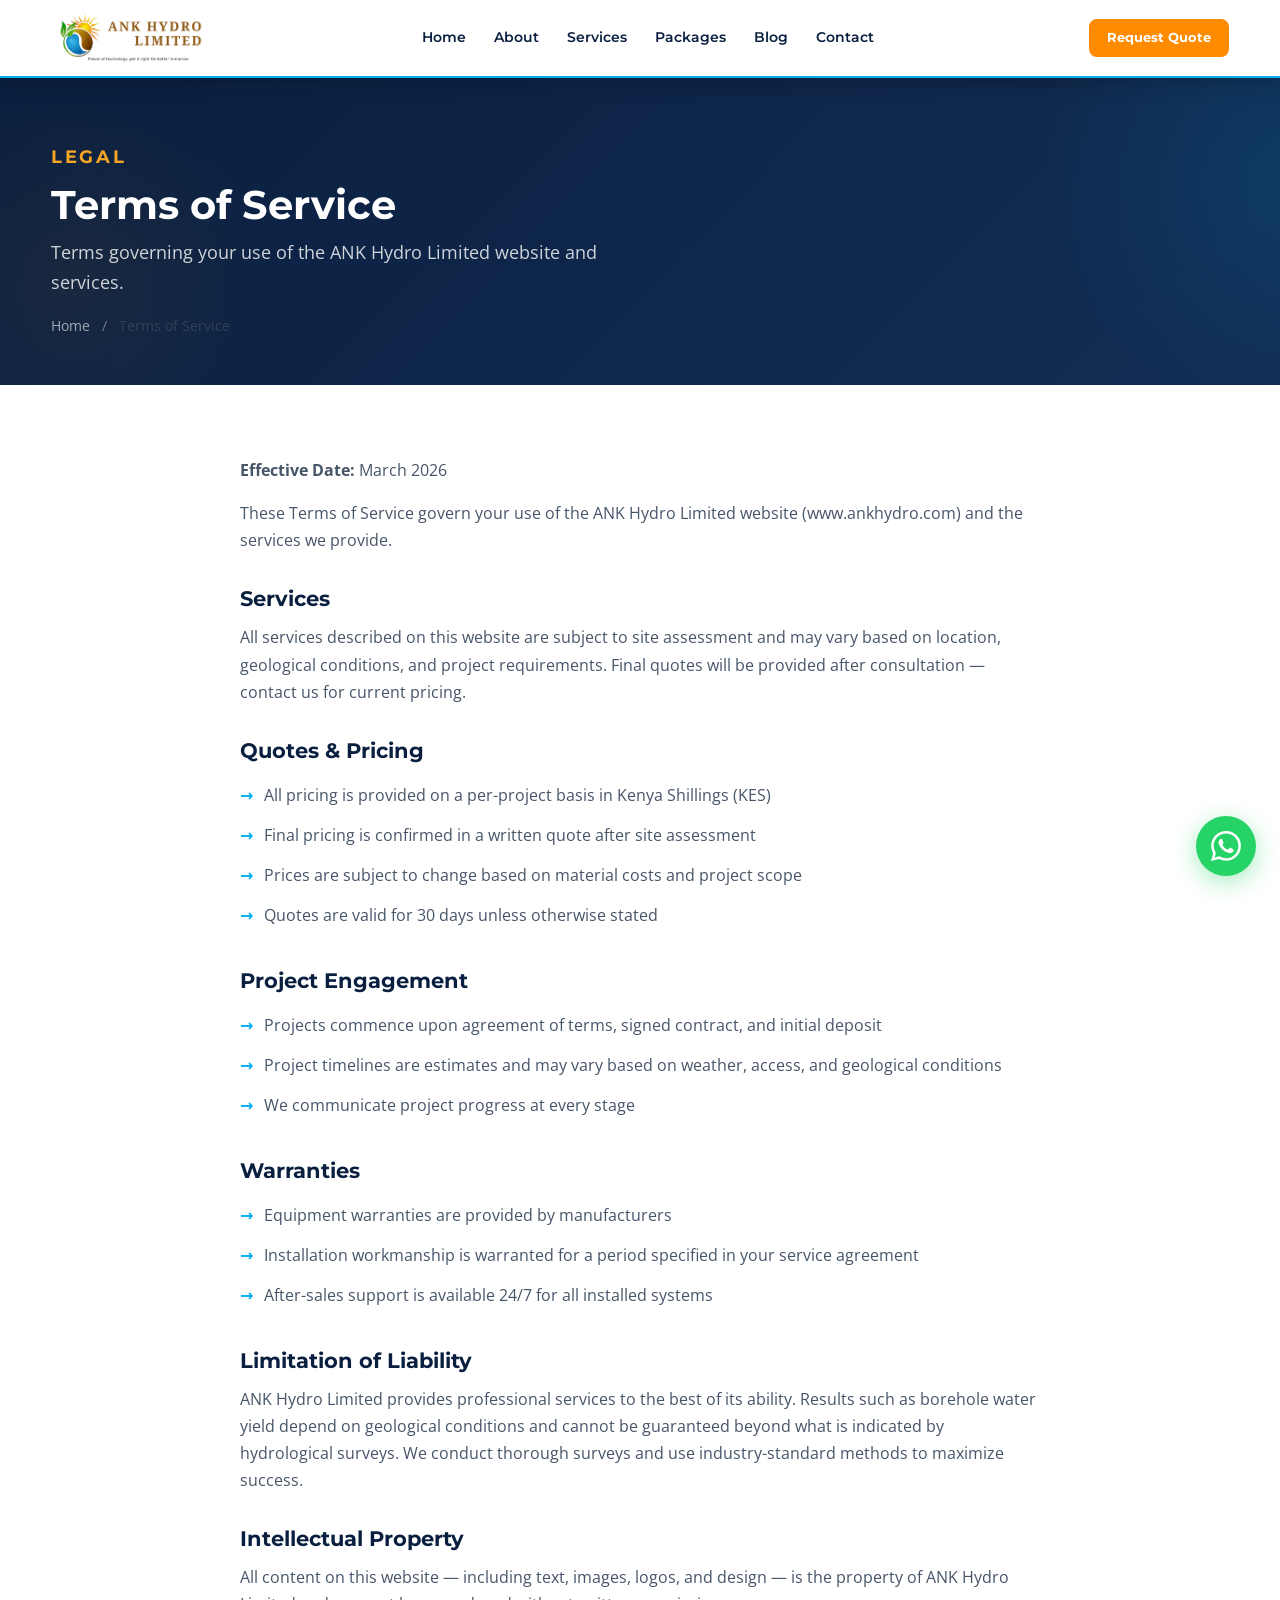
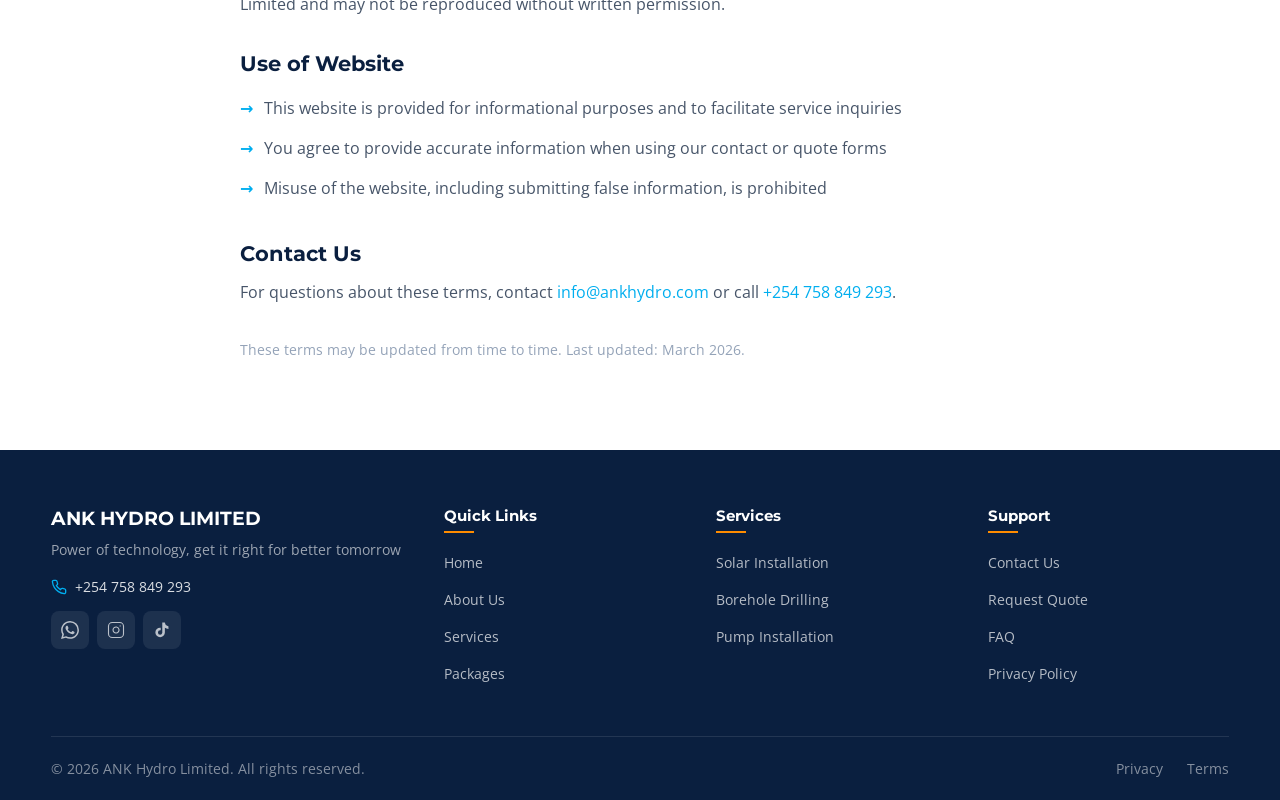
<file: terms.html>
<!DOCTYPE html>
<html lang="en">
<head>
  <meta charset="UTF-8" />
  <meta name="viewport" content="width=device-width, initial-scale=1.0" />
  <title>Terms of Service | ANK Hydro Limited</title>
  <meta name="description" content="Terms of Service for ANK Hydro Limited website. Understand our terms for services, pricing, and warranties." />
  <link rel="stylesheet" href="style.css" />
  <link rel="icon" type="image/svg+xml" href="images/logo-icon.svg">
</head>
<body>
  <!-- SVG Icons -->
  <svg xmlns="http://www.w3.org/2000/svg" style="display:none;" id="svg-icons"></svg>
  <script>fetch("icons.svg").then(function(r){return r.text()}).then(function(t){document.getElementById("svg-icons").innerHTML=t})</script>

  <header class="site-header">
    <div class="container nav-wrap">
      <a href="index.html" class="brand"><img src="images/logo-full.png" alt="ANK Hydro Limited" class="brand-logo"></a>
      <nav class="nav-links" id="navLinks"><a href="index.html">Home</a><a href="about.html">About</a><a href="services.html">Services</a><a href="packages.html">Packages</a><a href="blog.html">Blog</a><a href="contact.html">Contact</a></nav>
      <a class="header-phone" href="tel:+254758849293"><svg width="16" height="16" fill="none" stroke="currentColor" stroke-width="2" viewBox="0 0 24 24"><path d="M22 16.92v3a2 2 0 01-2.18 2 19.79 19.79 0 01-8.63-3.07 19.5 19.5 0 01-6-6A19.79 19.79 0 012.12 4.18 2 2 0 014.11 2h3a2 2 0 012 1.72c.127.96.361 1.903.7 2.81a2 2 0 01-.45 2.11L8.09 9.91a16 16 0 006 6l1.27-1.27a2 2 0 012.11-.45c.907.339 1.85.573 2.81.7A2 2 0 0122 16.92z"/></svg>+254 758 849 293</a>
      <a class="btn btn-primary btn-sm nav-cta" href="quote.html">Request Quote</a>
      <button class="menu-toggle" id="menuToggle" aria-label="Toggle navigation"><span></span><span></span><span></span></button>
    </div>
  </header>

  <main>
    <section class="page-hero">
      <div class="container">
        <p class="eyebrow">Legal</p>
        <h1>Terms of Service</h1>
        <p>Terms governing your use of the ANK Hydro Limited website and services.</p>
        <div class="breadcrumb"><a href="index.html">Home</a> <span>/</span> Terms of Service</div>
      </div>
    </section>

    <section class="section">
      <div class="container content-section" style="max-width:800px;">
        <p><strong>Effective Date:</strong> March 2026</p>

        <p>These Terms of Service govern your use of the ANK Hydro Limited website (www.ankhydro.com) and the services we provide.</p>

        <h3>Services</h3>
        <p>All services described on this website are subject to site assessment and may vary based on location, geological conditions, and project requirements. Final quotes will be provided after consultation — contact us for current pricing.</p>

        <h3>Quotes & Pricing</h3>
        <ul>
          <li>All pricing is provided on a per-project basis in Kenya Shillings (KES)</li>
          <li>Final pricing is confirmed in a written quote after site assessment</li>
          <li>Prices are subject to change based on material costs and project scope</li>
          <li>Quotes are valid for 30 days unless otherwise stated</li>
        </ul>

        <h3>Project Engagement</h3>
        <ul>
          <li>Projects commence upon agreement of terms, signed contract, and initial deposit</li>
          <li>Project timelines are estimates and may vary based on weather, access, and geological conditions</li>
          <li>We communicate project progress at every stage</li>
        </ul>

        <h3>Warranties</h3>
        <ul>
          <li>Equipment warranties are provided by manufacturers</li>
          <li>Installation workmanship is warranted for a period specified in your service agreement</li>
          <li>After-sales support is available 24/7 for all installed systems</li>
        </ul>

        <h3>Limitation of Liability</h3>
        <p>ANK Hydro Limited provides professional services to the best of its ability. Results such as borehole water yield depend on geological conditions and cannot be guaranteed beyond what is indicated by hydrological surveys. We conduct thorough surveys and use industry-standard methods to maximize success.</p>

        <h3>Intellectual Property</h3>
        <p>All content on this website — including text, images, logos, and design — is the property of ANK Hydro Limited and may not be reproduced without written permission.</p>

        <h3>Use of Website</h3>
        <ul>
          <li>This website is provided for informational purposes and to facilitate service inquiries</li>
          <li>You agree to provide accurate information when using our contact or quote forms</li>
          <li>Misuse of the website, including submitting false information, is prohibited</li>
        </ul>

        <h3>Contact Us</h3>
        <p>For questions about these terms, contact <a href="mailto:info@ankhydro.com">info@ankhydro.com</a> or call <a href="tel:+254758849293">+254 758 849 293</a>.</p>

        <p style="margin-top:2rem;color:var(--gray-400);font-size:.9rem;">These terms may be updated from time to time. Last updated: March 2026.</p>
      </div>
    </section>
  </main>

  <footer class="site-footer">
    <div class="container footer-grid">
      <div class="footer-brand"><h3>ANK Hydro Limited</h3><p>Power of technology, get it right for better tomorrow.</p><div class="footer-contact-item"><svg width="16" height="16" fill="none" stroke="currentColor" stroke-width="2" viewBox="0 0 24 24"><path d="M22 16.92v3a2 2 0 01-2.18 2 19.79 19.79 0 01-8.63-3.07 19.5 19.5 0 01-6-6A19.79 19.79 0 012.12 4.18 2 2 0 014.11 2h3a2 2 0 012 1.72c.127.96.361 1.903.7 2.81a2 2 0 01-.45 2.11L8.09 9.91a16 16 0 006 6l1.27-1.27a2 2 0 012.11-.45c.907.339 1.85.573 2.81.7A2 2 0 0122 16.92z"/></svg><a href="tel:+254758849293">+254 758 849 293</a></div>
        <div class="footer-social">
          <a href="https://wa.me/254758849293" target="_blank" rel="noopener" aria-label="WhatsApp"><svg width="18" height="18"><use href="#icon-whatsapp"/></svg></a>
          <a href="#" aria-label="Facebook"><svg width="18" height="18"><use href="#icon-facebook"/></svg></a>
          <a href="#" aria-label="Instagram"><svg width="18" height="18"><use href="#icon-instagram"/></svg></a>
          <a href="#" aria-label="TikTok"><svg width="18" height="18"><use href="#icon-tiktok"/></svg></a>
          <a href="#" aria-label="LinkedIn"><svg width="18" height="18"><use href="#icon-linkedin"/></svg></a>
          <a href="#" aria-label="YouTube"><svg width="18" height="18"><use href="#icon-youtube"/></svg></a>
        </div></div>
      <div><h4>Quick Links</h4><ul class="footer-links"><li><a href="index.html">Home</a></li><li><a href="about.html">About Us</a></li><li><a href="services.html">Services</a></li><li><a href="packages.html">Packages</a></li></ul></div>
      <div><h4>Services</h4><ul class="footer-links"><li><a href="services.html#solar-installation">Solar Installation</a></li><li><a href="services.html#borehole-drilling">Borehole Drilling</a></li><li><a href="services.html#pump-installation">Pump Installation</a></li></ul></div>
      <div><h4>Support</h4><ul class="footer-links"><li><a href="contact.html">Contact Us</a></li><li><a href="quote.html">Request Quote</a></li><li><a href="faq.html">FAQ</a></li><li><a href="privacy.html">Privacy Policy</a></li></ul></div>
    </div>
    <div class="container footer-bottom"><p>&copy; 2026 ANK Hydro Limited. All rights reserved.</p><div class="footer-bottom-links"><a href="privacy.html">Privacy</a><a href="terms.html">Terms</a></div></div>
  </footer>

  <a class="whatsapp-float" href="https://wa.me/254758849293?text=Hi%20ANK%20Hydro%2C%20I%27m%20interested%20in%20your%20services." target="_blank" rel="noopener" aria-label="Chat on WhatsApp"><svg viewBox="0 0 24 24" fill="currentColor"><path d="M17.472 14.382c-.297-.149-1.758-.867-2.03-.967-.273-.099-.471-.148-.67.15-.197.297-.767.966-.94 1.164-.173.199-.347.223-.644.075-.297-.15-1.255-.463-2.39-1.475-.883-.788-1.48-1.761-1.653-2.059-.173-.297-.018-.458.13-.606.134-.133.298-.347.446-.52.149-.174.198-.298.298-.497.099-.198.05-.371-.025-.52-.075-.149-.669-1.612-.916-2.207-.242-.579-.487-.5-.669-.51-.173-.008-.371-.01-.57-.01-.198 0-.52.074-.792.372-.272.297-1.04 1.016-1.04 2.479 0 1.462 1.065 2.875 1.213 3.074.149.198 2.096 3.2 5.077 4.487.709.306 1.262.489 1.694.625.712.227 1.36.195 1.871.118.571-.085 1.758-.719 2.006-1.413.248-.694.248-1.289.173-1.413-.074-.124-.272-.198-.57-.347m-5.421 7.403h-.004a9.87 9.87 0 01-5.031-1.378l-.361-.214-3.741.982.998-3.648-.235-.374a9.86 9.86 0 01-1.51-5.26c.001-5.45 4.436-9.884 9.888-9.884 2.64 0 5.122 1.03 6.988 2.898a9.825 9.825 0 012.893 6.994c-.003 5.45-4.437 9.884-9.885 9.884m8.413-18.297A11.815 11.815 0 0012.05 0C5.495 0 .16 5.335.157 11.892c0 2.096.547 4.142 1.588 5.945L.057 24l6.305-1.654a11.882 11.882 0 005.683 1.448h.005c6.554 0 11.89-5.335 11.893-11.893a11.821 11.821 0 00-3.48-8.413z"/></svg></a>
  <div class="whatsapp-tooltip">Chat with us on WhatsApp</div>
  <button class="back-to-top" id="backToTop" aria-label="Back to top"><svg width="20" height="20" fill="none" stroke="currentColor" stroke-width="2.5" viewBox="0 0 24 24"><polyline points="18 15 12 9 6 15"/></svg></button>
  <script src="main.js"></script>
  <script src="site-data.js"></script>
</body>
</html>
</file>
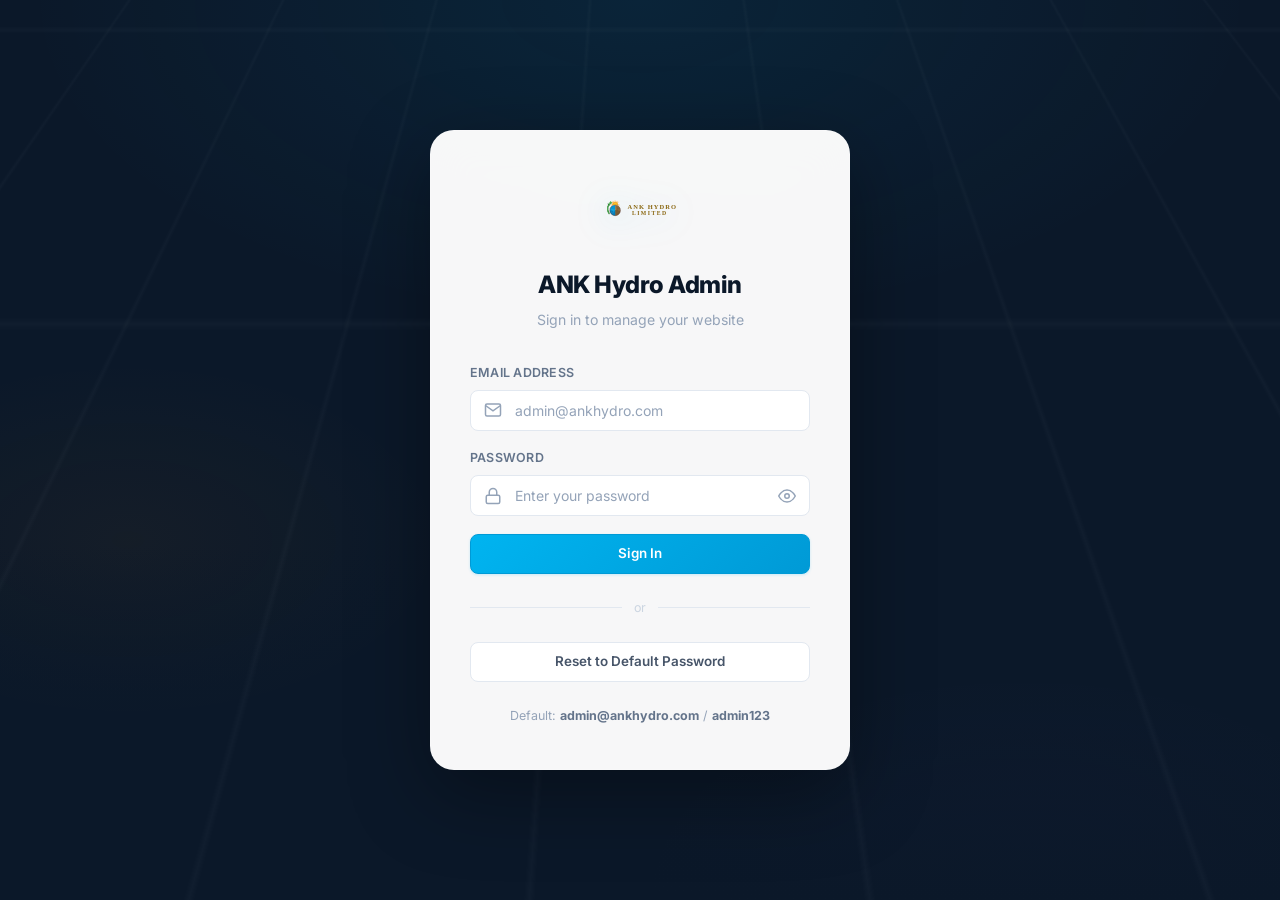
<file: admin/dashboard.html>
<!DOCTYPE html>
<html lang="en">
<head>
  <meta charset="UTF-8" />
  <meta name="viewport" content="width=device-width, initial-scale=1.0" />
  <title>Dashboard | ANK Hydro Admin</title>
  <link rel="stylesheet" href="admin.css" />
  <link rel="icon" type="image/svg+xml" href="../images/logo-icon.svg">
</head>
<body class="admin-body">

  <!-- Sidebar Overlay (mobile) -->
  <div class="sidebar-overlay" id="sidebarOverlay"></div>

  <!-- Sidebar -->
  <aside class="sidebar" id="sidebar">
    <div class="sidebar-header">
      <div class="sidebar-logo"><img src="../images/logo-icon.svg" alt="ANK Hydro" width="36" height="36"></div>
      <div>
        <h2>ANK Hydro</h2>
        <span>Admin Panel</span>
      </div>
    </div>
    <nav class="sidebar-nav">
      <a href="#" class="nav-item active" data-section="dashboard">
        <span class="nav-icon">📊</span> Dashboard
      </a>

      <div class="sidebar-label">Content</div>
      <a href="#" class="nav-item" data-section="services">
        <span class="nav-icon">⚙️</span> Services
      </a>
      <a href="#" class="nav-item" data-section="packages">
        <span class="nav-icon">📦</span> Packages
      </a>
      <a href="#" class="nav-item" data-section="projects">
        <span class="nav-icon">🏗️</span> Projects
      </a>
      <a href="#" class="nav-item" data-section="blog">
        <span class="nav-icon">📝</span> Blog Posts
      </a>

      <div class="sidebar-label">Inbox</div>
      <a href="#" class="nav-item" data-section="quotes">
        <span class="nav-icon">📩</span> Quote Requests
        <span class="badge" id="quotesBadge"></span>
      </a>
      <a href="#" class="nav-item" data-section="messages">
        <span class="nav-icon">💬</span> Messages
        <span class="badge" id="messagesBadge"></span>
      </a>

      <div class="sidebar-label">Website</div>
      <a href="#" class="nav-item" data-section="testimonials">
        <span class="nav-icon">⭐</span> Testimonials
      </a>
      <a href="#" class="nav-item" data-section="team">
        <span class="nav-icon">👥</span> Team
      </a>
      <a href="#" class="nav-item" data-section="faq">
        <span class="nav-icon">❓</span> FAQ
      </a>
      <a href="#" class="nav-item" data-section="stats">
        <span class="nav-icon">📈</span> Stats / Counters
      </a>
      <a href="#" class="nav-item" data-section="settings">
        <span class="nav-icon">🔧</span> Site Settings
      </a>
    </nav>
    <div class="sidebar-footer">
      <a href="../index.html" target="_blank" class="nav-item"><span class="nav-icon">🌐</span> View Website</a>
      <a href="#" class="nav-item" id="logoutBtn"><span class="nav-icon">🚪</span> Logout</a>
    </div>
  </aside>

  <!-- Main Content -->
  <div class="admin-main">
    <!-- Top Bar -->
    <header class="admin-topbar">
      <button class="sidebar-toggle" id="sidebarToggle">☰</button>
      <h1 id="pageTitle">Dashboard</h1>
      <div class="topbar-right">
        <button class="btn-admin btn-admin-outline btn-admin-sm" onclick="AdminApp.downloadSiteData()" title="Download site-data.json for manual upload">📥 Download JSON</button>
        <button class="btn-admin btn-admin-success" id="publishBtn" onclick="AdminApp.publishToLive()">🚀 Publish to Live</button>
        <span id="adminName">Admin</span>
      </div>
    </header>

    <!-- Content Area -->
    <div class="admin-content" id="adminContent">

      <!-- ===== DASHBOARD ===== -->
      <div class="section-panel" id="section-dashboard">
        <!-- Welcome Banner -->
        <div class="welcome-banner">
          <h2>Welcome back, Admin</h2>
          <p>Manage your ANK Hydro website content, track leads, and publish updates.</p>
          <div class="quick-actions">
            <a href="#" class="quick-action-btn" onclick="AdminApp.navigateTo('quotes');return false;">📩 View Quotes</a>
            <a href="#" class="quick-action-btn" onclick="AdminApp.navigateTo('messages');return false;">💬 Messages</a>
            <a href="#" class="quick-action-btn" onclick="AdminApp.openModal('blog');return false;">✏️ New Blog Post</a>
            <a href="#" class="quick-action-btn" onclick="AdminApp.openModal('project');return false;">📷 Add Project</a>
            <a href="../index.html" target="_blank" class="quick-action-btn">🌐 View Live Site</a>
          </div>
        </div>

        <!-- Stat Cards -->
        <div class="dashboard-grid">
          <div class="dash-card dash-blue">
            <div class="dash-card-top">
              <div class="dash-card-icon">📩</div>
              <span class="dash-card-trend up" id="quotesTrend">— new</span>
            </div>
            <span class="dash-card-number" id="dashQuotes">0</span>
            <span class="dash-card-label">Quote Requests</span>
            <div class="dash-mini-chart" id="quotesChart"></div>
          </div>
          <div class="dash-card dash-green">
            <div class="dash-card-top">
              <div class="dash-card-icon">💬</div>
              <span class="dash-card-trend up" id="messagesTrend">— unread</span>
            </div>
            <span class="dash-card-number" id="dashMessages">0</span>
            <span class="dash-card-label">Contact Messages</span>
            <div class="dash-mini-chart" id="messagesChart"></div>
          </div>
          <div class="dash-card dash-orange">
            <div class="dash-card-top">
              <div class="dash-card-icon">📝</div>
              <span class="dash-card-trend neutral">published</span>
            </div>
            <span class="dash-card-number" id="dashBlog">0</span>
            <span class="dash-card-label">Blog Posts</span>
            <div class="dash-mini-chart" id="blogChart"></div>
          </div>
          <div class="dash-card dash-purple">
            <div class="dash-card-top">
              <div class="dash-card-icon">🏗️</div>
              <span class="dash-card-trend neutral">total</span>
            </div>
            <span class="dash-card-number" id="dashProjects">0</span>
            <span class="dash-card-label">Portfolio Projects</span>
            <div class="dash-mini-chart" id="projectsChart"></div>
          </div>
        </div>

        <!-- Two-column layout -->
        <div class="dashboard-cols">
          <!-- Activity Feed -->
          <div class="panel">
            <h3 class="panel-title">Recent Activity</h3>
            <div id="recentActivity" class="activity-feed">
              <p class="empty-state">No recent activity yet. Actions you take will appear here.</p>
            </div>
          </div>

          <!-- Quick Stats -->
          <div class="panel">
            <h3 class="panel-title">Content Overview</h3>
            <ul class="quick-stat-list" id="quickStats">
              <li class="quick-stat-item">
                <span class="qs-label"><span class="qs-dot" style="background:var(--cyan);"></span> Services</span>
                <span class="qs-value" id="qsServices">0</span>
              </li>
              <li class="quick-stat-item">
                <span class="qs-label"><span class="qs-dot" style="background:var(--orange);"></span> Packages</span>
                <span class="qs-value" id="qsPackages">0</span>
              </li>
              <li class="quick-stat-item">
                <span class="qs-label"><span class="qs-dot" style="background:var(--green);"></span> Testimonials</span>
                <span class="qs-value" id="qsTestimonials">0</span>
              </li>
              <li class="quick-stat-item">
                <span class="qs-label"><span class="qs-dot" style="background:var(--purple);"></span> Team Members</span>
                <span class="qs-value" id="qsTeam">0</span>
              </li>
              <li class="quick-stat-item">
                <span class="qs-label"><span class="qs-dot" style="background:var(--red);"></span> FAQ Items</span>
                <span class="qs-value" id="qsFaq">0</span>
              </li>
            </ul>
          </div>
        </div>
      </div>

      <!-- ===== SERVICES ===== -->
      <div class="section-panel" id="section-services" style="display:none;">
        <div class="section-toolbar">
          <h2>Manage Services</h2>
          <button class="btn-admin btn-admin-primary" onclick="AdminApp.openModal('service')">+ Add Service</button>
        </div>
        <div class="panel">
          <table class="admin-table">
            <thead><tr><th>Order</th><th>Service</th><th>Category</th><th>Status</th><th>Actions</th></tr></thead>
            <tbody id="servicesTable"></tbody>
          </table>
        </div>
      </div>

      <!-- ===== PACKAGES ===== -->
      <div class="section-panel" id="section-packages" style="display:none;">
        <div class="section-toolbar">
          <h2>Manage Packages</h2>
          <button class="btn-admin btn-admin-primary" onclick="AdminApp.openModal('package')">+ Add Package</button>
        </div>
        <div class="panel">
          <table class="admin-table">
            <thead><tr><th>Package</th><th>Price (KES)</th><th>Category</th><th>Status</th><th>Featured</th><th>Actions</th></tr></thead>
            <tbody id="packagesTable"></tbody>
          </table>
        </div>
      </div>

      <!-- ===== PROJECTS ===== -->
      <div class="section-panel" id="section-projects" style="display:none;">
        <div class="section-toolbar">
          <h2>Projects / Portfolio</h2>
          <button class="btn-admin btn-admin-primary" onclick="AdminApp.openModal('project')">+ Add Project</button>
        </div>
        <div class="panel">
          <table class="admin-table">
            <thead><tr><th>Project</th><th>Location</th><th>Service</th><th>Date</th><th>Status</th><th>Actions</th></tr></thead>
            <tbody id="projectsTable"></tbody>
          </table>
        </div>
      </div>

      <!-- ===== BLOG ===== -->
      <div class="section-panel" id="section-blog" style="display:none;">
        <div class="section-toolbar">
          <h2>Blog Posts</h2>
          <button class="btn-admin btn-admin-primary" onclick="AdminApp.openModal('blog')">+ New Post</button>
        </div>
        <div class="panel">
          <table class="admin-table">
            <thead><tr><th>Title</th><th>Category</th><th>Author</th><th>Date</th><th>Status</th><th>Actions</th></tr></thead>
            <tbody id="blogTable"></tbody>
          </table>
        </div>
      </div>

      <!-- ===== QUOTES ===== -->
      <div class="section-panel" id="section-quotes" style="display:none;">
        <div class="section-toolbar">
          <h2>Quote Requests</h2>
          <button class="btn-admin btn-admin-outline" onclick="AdminApp.exportCSV('quotes')">Export CSV</button>
        </div>
        <div class="panel">
          <table class="admin-table">
            <thead><tr><th>Date</th><th>Name</th><th>Phone</th><th>Service</th><th>Package</th><th>Status</th><th>Actions</th></tr></thead>
            <tbody id="quotesTable"></tbody>
          </table>
          <p class="empty-state" id="quotesEmpty">No quote requests yet. They will appear here when visitors submit the quote form.</p>
        </div>
      </div>

      <!-- ===== MESSAGES ===== -->
      <div class="section-panel" id="section-messages" style="display:none;">
        <div class="section-toolbar">
          <h2>Contact Messages</h2>
          <button class="btn-admin btn-admin-outline" onclick="AdminApp.exportCSV('messages')">Export CSV</button>
        </div>
        <div class="panel">
          <table class="admin-table">
            <thead><tr><th>Date</th><th>Name</th><th>Email</th><th>Phone</th><th>Status</th><th>Actions</th></tr></thead>
            <tbody id="messagesTable"></tbody>
          </table>
          <p class="empty-state" id="messagesEmpty">No messages yet. They will appear here when visitors submit the contact form.</p>
        </div>
      </div>

      <!-- ===== TESTIMONIALS ===== -->
      <div class="section-panel" id="section-testimonials" style="display:none;">
        <div class="section-toolbar">
          <h2>Testimonials</h2>
          <button class="btn-admin btn-admin-primary" onclick="AdminApp.openModal('testimonial')">+ Add Testimonial</button>
        </div>
        <div class="panel">
          <table class="admin-table">
            <thead><tr><th>Client</th><th>Location</th><th>Service</th><th>Rating</th><th>Status</th><th>Actions</th></tr></thead>
            <tbody id="testimonialsTable"></tbody>
          </table>
        </div>
      </div>

      <!-- ===== TEAM ===== -->
      <div class="section-panel" id="section-team" style="display:none;">
        <div class="section-toolbar">
          <h2>Team Members</h2>
          <button class="btn-admin btn-admin-primary" onclick="AdminApp.openModal('team')">+ Add Member</button>
        </div>
        <div class="panel">
          <table class="admin-table">
            <thead><tr><th>Name</th><th>Role</th><th>Status</th><th>Actions</th></tr></thead>
            <tbody id="teamTable"></tbody>
          </table>
        </div>
      </div>

      <!-- ===== FAQ ===== -->
      <div class="section-panel" id="section-faq" style="display:none;">
        <div class="section-toolbar">
          <h2>FAQ Management</h2>
          <button class="btn-admin btn-admin-primary" onclick="AdminApp.openModal('faq')">+ Add Question</button>
        </div>
        <div class="panel">
          <table class="admin-table">
            <thead><tr><th>Order</th><th>Question</th><th>Category</th><th>Status</th><th>Actions</th></tr></thead>
            <tbody id="faqTable"></tbody>
          </table>
        </div>
      </div>

      <!-- ===== STATS ===== -->
      <div class="section-panel" id="section-stats" style="display:none;">
        <div class="section-toolbar">
          <h2>Homepage Stats / Counters</h2>
          <button class="btn-admin btn-admin-primary" id="saveStatsBtn">Save Changes</button>
        </div>
        <div class="panel">
          <div class="stats-editor">
            <div class="form-row">
              <div class="form-group"><label>Boreholes Drilled</label><input type="number" id="stat-boreholes" /></div>
              <div class="form-group"><label>Solar Systems Installed</label><input type="number" id="stat-solar" /></div>
              <div class="form-group"><label>Happy Clients</label><input type="number" id="stat-clients" /></div>
              <div class="form-group"><label>Counties Served</label><input type="number" id="stat-counties" /></div>
            </div>
          </div>
        </div>
      </div>

      <!-- ===== SETTINGS ===== -->
      <div class="section-panel" id="section-settings" style="display:none;">
        <div class="section-toolbar">
          <h2>Site Settings</h2>
          <button class="btn-admin btn-admin-primary" id="saveSettingsBtn">Save Settings</button>
        </div>
        <div class="panel">
          <div class="settings-grid">
            <div class="form-group"><label>Company Name</label><input type="text" id="set-company" /></div>
            <div class="form-group"><label>Tagline</label><input type="text" id="set-tagline" /></div>
            <div class="form-group"><label>Phone Number</label><input type="text" id="set-phone" /></div>
            <div class="form-group"><label>Email</label><input type="email" id="set-email" /></div>
            <div class="form-group"><label>WhatsApp Number</label><input type="text" id="set-whatsapp" /></div>
            <div class="form-group"><label>Address</label><input type="text" id="set-address" /></div>
            <div class="form-group"><label>Working Hours</label><input type="text" id="set-hours" /></div>
            <div class="form-group"><label>Facebook URL</label><input type="url" id="set-facebook" placeholder="https://facebook.com/ankhydro" /></div>
            <div class="form-group"><label>Instagram URL</label><input type="url" id="set-instagram" placeholder="https://instagram.com/ankhydro" /></div>
            <div class="form-group"><label>TikTok URL</label><input type="url" id="set-tiktok" placeholder="https://tiktok.com/@ankhydro" /></div>
            <div class="form-group"><label>LinkedIn URL</label><input type="url" id="set-linkedin" placeholder="https://linkedin.com/company/ankhydro" /></div>
            <div class="form-group"><label>YouTube URL</label><input type="url" id="set-youtube" placeholder="https://youtube.com/@ankhydro" /></div>
            <div class="form-group"><label>Twitter / X URL</label><input type="url" id="set-twitter" placeholder="https://x.com/ankhydro" /></div>
            <div class="form-group"><label>Google Analytics ID</label><input type="text" id="set-ga" placeholder="G-XXXXXXXXXX" /></div>
          </div>
        </div>

        <div class="panel" style="margin-top:1.5rem;">
          <h3 class="panel-title">Change Admin Password</h3>
          <div class="form-row">
            <div class="form-group"><label>New Password</label><input type="password" id="newPassword" /></div>
            <div class="form-group"><label>Confirm Password</label><input type="password" id="confirmPassword" /></div>
          </div>
          <button class="btn-admin btn-admin-outline" id="changePasswordBtn">Update Password</button>
        </div>
      </div>

    </div>
  </div>

  <!-- Modal -->
  <div class="modal-overlay" id="modalOverlay">
    <div class="modal" id="modal">
      <div class="modal-header">
        <h2 id="modalTitle">Add Item</h2>
        <button class="modal-close" onclick="AdminApp.closeModal()">&times;</button>
      </div>
      <div class="modal-body" id="modalBody"></div>
      <div class="modal-footer">
        <button class="btn-admin btn-admin-outline" onclick="AdminApp.closeModal()">Cancel</button>
        <button class="btn-admin btn-admin-primary" id="modalSaveBtn">Save</button>
      </div>
    </div>
  </div>

  <!-- Detail View Modal -->
  <div class="modal-overlay" id="detailOverlay">
    <div class="modal modal-lg" id="detailModal">
      <div class="modal-header">
        <h2 id="detailTitle">Details</h2>
        <button class="modal-close" onclick="AdminApp.closeDetail()">&times;</button>
      </div>
      <div class="modal-body" id="detailBody"></div>
      <div class="modal-footer">
        <button class="btn-admin btn-admin-outline" onclick="AdminApp.closeDetail()">Close</button>
      </div>
    </div>
  </div>

  <script src="admin.js"></script>
</body>
</html>
</file>
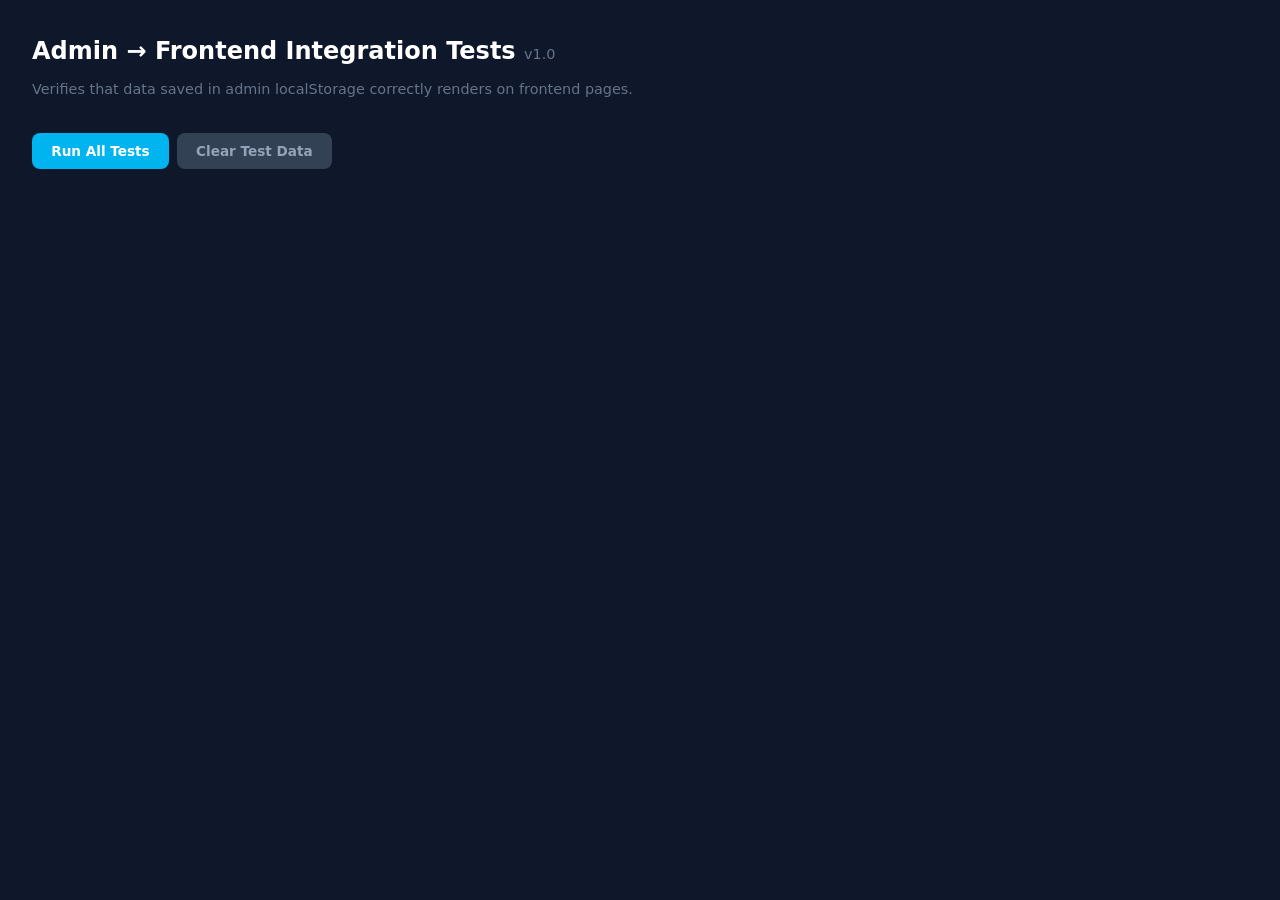
<file: admin/tests.html>
<!DOCTYPE html>
<html lang="en">
<head>
  <meta charset="UTF-8" />
  <meta name="viewport" content="width=device-width, initial-scale=1.0" />
  <title>Admin-to-Frontend Integration Tests | ANK Hydro</title>
  <style>
    * { box-sizing: border-box; margin: 0; padding: 0; }
    body { font-family: 'Inter', system-ui, sans-serif; background: #0F172A; color: #E2E8F0; padding: 2rem; line-height: 1.6; }
    h1 { font-size: 1.5rem; margin-bottom: .5rem; color: #fff; }
    h1 span { color: #64748B; font-weight: 400; font-size: .9rem; }
    .subtitle { color: #64748B; margin-bottom: 2rem; font-size: .9rem; }
    .test-group { margin-bottom: 2rem; }
    .test-group h2 { font-size: 1rem; color: #00B4F0; margin-bottom: .75rem; padding-bottom: .5rem; border-bottom: 1px solid #1E293B; }
    .test { display: flex; align-items: center; gap: .75rem; padding: .5rem .75rem; border-radius: 8px; margin-bottom: .25rem; font-size: .85rem; }
    .test.pass { background: rgba(16,185,129,.1); }
    .test.fail { background: rgba(239,68,68,.15); }
    .test.pending { background: rgba(100,116,139,.1); }
    .icon { width: 20px; text-align: center; flex-shrink: 0; font-size: .9rem; }
    .test.pass .icon::before { content: '\2713'; color: #10B981; font-weight: 700; }
    .test.fail .icon::before { content: '\2717'; color: #EF4444; font-weight: 700; }
    .test.pending .icon::before { content: '\25CB'; color: #64748B; }
    .test-name { flex: 1; }
    .test-detail { font-size: .75rem; color: #94A3B8; max-width: 400px; white-space: nowrap; overflow: hidden; text-overflow: ellipsis; }
    .test.fail .test-detail { color: #FCA5A5; }
    .summary { margin-top: 2rem; padding: 1.25rem; border-radius: 12px; background: #1E293B; display: flex; gap: 2rem; align-items: center; }
    .summary-stat { text-align: center; }
    .summary-stat .num { font-size: 2rem; font-weight: 800; display: block; }
    .summary-stat .label { font-size: .75rem; color: #64748B; text-transform: uppercase; letter-spacing: .05em; }
    .pass-color { color: #10B981; }
    .fail-color { color: #EF4444; }
    .total-color { color: #00B4F0; }
    .bar { flex: 1; height: 8px; background: #334155; border-radius: 4px; overflow: hidden; }
    .bar-fill { height: 100%; border-radius: 4px; transition: width .5s ease; }
    .controls { margin-bottom: 1.5rem; display: flex; gap: .5rem; }
    .btn { padding: .6rem 1.2rem; border-radius: 8px; border: none; font-family: inherit; font-weight: 600; font-size: .85rem; cursor: pointer; }
    .btn-run { background: #00B4F0; color: #fff; }
    .btn-run:hover { background: #0095D0; }
    .btn-clear { background: #334155; color: #94A3B8; }
    .btn-clear:hover { background: #475569; color: #fff; }
    /* Hidden test iframe */
    #testFrame { display: none; }
  </style>
</head>
<body>
  <h1>Admin &rarr; Frontend Integration Tests <span>v1.0</span></h1>
  <p class="subtitle">Verifies that data saved in admin localStorage correctly renders on frontend pages.</p>

  <div class="controls">
    <button class="btn btn-run" onclick="runAllTests()">Run All Tests</button>
    <button class="btn btn-clear" onclick="clearTestData()">Clear Test Data</button>
  </div>

  <div id="results"></div>
  <div class="summary" id="summary" style="display:none;">
    <div class="summary-stat"><span class="num total-color" id="totalCount">0</span><span class="label">Total</span></div>
    <div class="summary-stat"><span class="num pass-color" id="passCount">0</span><span class="label">Passed</span></div>
    <div class="summary-stat"><span class="num fail-color" id="failCount">0</span><span class="label">Failed</span></div>
    <div class="bar"><div class="bar-fill" id="passBar" style="width:0%;background:#10B981;"></div></div>
  </div>

  <iframe id="testFrame" src="" sandbox="allow-same-origin allow-scripts"></iframe>

<script>
// ================================================================
// TEST DATA — Simulates what the admin panel saves to localStorage
// ================================================================
const TEST_DATA = {
  settings: {
    company: 'TEST COMPANY NAME',
    tagline: 'Test tagline for verification',
    phone: '+254 111 222 333',
    email: 'test@testhydro.com',
    whatsapp: '+254111222333',
    address: '123 Test Street, Test City',
    hours: 'Mon-Fri 9AM-5PM',
    facebook: 'https://facebook.com/testhydro',
    instagram: 'https://instagram.com/testhydro',
    tiktok: '', linkedin: '', youtube: '', twitter: '', ga: ''
  },
  stats: { boreholes: 999, solar: 888, clients: 777, counties: 66 },
  services: [
    { id: 101, title: 'TEST Solar Service', slug: 'solar-installation', category: 'Solar Energy', description: 'TEST solar description updated', status: 'published', order: 1 },
    { id: 102, title: 'TEST Borehole Service', slug: 'borehole-drilling', category: 'Water/Borehole', description: 'TEST borehole description', status: 'published', order: 2 },
    { id: 103, title: 'TEST Draft Service', slug: 'draft-service', category: 'Other', description: 'Should not appear', status: 'draft', order: 3 }
  ],
  packages: [
    { id: 201, name: 'TEST Hybrid Solar Package', price: 999000, priceLabel: 'FROM KES 999,000', category: 'Solar', specs: 'Test Spec 1, Test Spec 2, Test Spec 3', status: 'active', featured: true, order: 1 },
    { id: 202, name: 'TEST Pump 200W', price: 55000, priceLabel: 'FROM KES 55,000', category: 'Pumps', specs: 'Pump A, Controller B, Panel C', status: 'active', featured: true, order: 2 },
    { id: 203, name: 'TEST Inactive Package', price: 10000, priceLabel: 'KES 10,000', category: 'Other', specs: 'Should not appear', status: 'inactive', featured: false, order: 3 }
  ],
  testimonials: [
    { id: 301, client: 'TEST Client Alpha', location: 'Test County', service: 'Solar', text: 'TEST testimonial text from admin', rating: 5, status: 'published', order: 1 },
    { id: 302, client: 'TEST Client Beta', location: 'Beta County', service: 'Borehole', text: 'Another TEST testimonial', rating: 4, status: 'published', order: 2 },
    { id: 303, client: 'Draft Client', location: 'X', service: 'X', text: 'Should not appear', rating: 3, status: 'draft', order: 3 }
  ],
  team: [
    { id: 401, name: 'TEST Engineer', role: 'Lead Tester', bio: 'TEST bio text', status: 'active', order: 1 },
    { id: 402, name: 'TEST Manager', role: 'QA Manager', bio: 'TEST manager bio', status: 'active', order: 2 }
  ],
  faq: [
    { id: 501, question: 'TEST FAQ Question One?', answer: 'TEST FAQ Answer One.', category: 'Testing', status: 'published', order: 1 },
    { id: 502, question: 'TEST FAQ Question Two?', answer: 'TEST FAQ Answer Two.', category: 'Testing', status: 'published', order: 2 },
    { id: 503, question: 'Draft FAQ?', answer: 'Should not appear', category: 'Hidden', status: 'draft', order: 3 }
  ],
  blog: [
    { id: 601, title: 'TEST Blog Post Title', slug: 'test-blog-post', category: 'Solar Energy', author: 'Test Author', content: 'TEST blog content here for verification purposes and testing the full flow.', date: '2026-03-28', status: 'published', tags: 'test' },
    { id: 602, title: 'TEST Draft Post', slug: 'draft-post', category: 'General', author: 'Admin', content: 'Should not appear', date: '2026-03-27', status: 'draft', tags: '' }
  ],
  projects: [
    { id: 701, title: 'TEST Solar Project', location: 'Test County', service: 'Solar Installation', description: 'TEST project', date: '2026-03-01', status: 'published' },
    { id: 702, title: 'TEST Draft Project', location: 'X', service: 'X', description: 'Should not appear', date: '2026-01-01', status: 'draft' }
  ]
};

// ================================================================
// TEST RUNNER
// ================================================================
let results = [];
let currentGroup = '';

function assert(name, condition, detail = '') {
  results.push({ group: currentGroup, name, pass: !!condition, detail: detail || (condition ? 'OK' : 'FAILED') });
}

function group(name) { currentGroup = name; }

function writeTestDataToLocalStorage() {
  const keys = {
    settings: 'ank_settings', stats: 'ank_stats', services: 'ank_services',
    packages: 'ank_packages', testimonials: 'ank_testimonials', team: 'ank_team',
    faq: 'ank_faq', blog: 'ank_blog', projects: 'ank_projects'
  };
  Object.entries(keys).forEach(([key, storageKey]) => {
    localStorage.setItem(storageKey, JSON.stringify(TEST_DATA[key]));
  });
}

function clearTestData() {
  ['ank_settings','ank_stats','ank_services','ank_packages','ank_testimonials',
   'ank_team','ank_faq','ank_blog','ank_projects'].forEach(k => localStorage.removeItem(k));
  document.getElementById('results').innerHTML = '<p style="color:#64748B;">Test data cleared from localStorage.</p>';
  document.getElementById('summary').style.display = 'none';
}

// ================================================================
// PAGE TESTS — Load a page in iframe and verify DOM
// ================================================================
function loadPage(url) {
  return new Promise((resolve, reject) => {
    const frame = document.getElementById('testFrame');
    frame.onload = () => {
      // Wait a beat for site-data.js async init to complete
      setTimeout(() => resolve(frame.contentDocument || frame.contentWindow.document), 800);
    };
    frame.onerror = reject;
    frame.src = url;
  });
}

async function testIndexPage() {
  group('Homepage (index.html)');
  const doc = await loadPage('../index.html');

  // Settings: phone
  const headerPhone = doc.querySelector('.header-phone');
  assert('Phone number updated in header',
    headerPhone && headerPhone.textContent.includes('111 222 333'),
    headerPhone ? headerPhone.textContent.trim() : 'Element not found');

  // Settings: email in footer
  const footerEmail = doc.querySelector('.footer-contact-item a[href^="mailto:"]');
  assert('Email updated in footer',
    footerEmail && footerEmail.textContent.includes('test@testhydro.com'),
    footerEmail ? footerEmail.textContent.trim() : 'Element not found');

  // Settings: address in footer
  const footerSpans = doc.querySelectorAll('.footer-contact-item span');
  let addressFound = false;
  footerSpans.forEach(s => { if (s.textContent.includes('123 Test Street')) addressFound = true; });
  assert('Address updated in footer', addressFound,
    addressFound ? '123 Test Street, Test City' : 'Address not found in footer spans');

  // Settings: company name in footer
  const brand = doc.querySelector('.footer-brand h3');
  assert('Company name updated in footer',
    brand && brand.textContent === 'TEST COMPANY NAME',
    brand ? brand.textContent : 'Element not found');

  // Settings: WhatsApp
  const wa = doc.querySelector('.whatsapp-float');
  assert('WhatsApp link updated',
    wa && wa.href.includes('wa.me/254111222333'),
    wa ? wa.href.substring(0, 60) : 'Element not found');

  // Settings: social media
  const fb = doc.querySelector('.footer-social a[aria-label="Facebook"]');
  assert('Facebook URL updated',
    fb && fb.href.includes('facebook.com/testhydro'),
    fb ? fb.href : 'Element not found');

  // Stats
  const statEls = doc.querySelectorAll('[data-count]');
  let boreholeCount = null;
  statEls.forEach(el => {
    const label = el.closest('.stat-item');
    if (label && label.querySelector('.stat-label')?.textContent.includes('Boreholes')) {
      boreholeCount = el.getAttribute('data-count');
    }
  });
  assert('Stats: boreholes count updated to 999',
    boreholeCount === '999',
    'data-count=' + boreholeCount);

  // Services
  const serviceCards = doc.querySelectorAll('.service-card');
  assert('Services rendered (published only, not draft)',
    serviceCards.length === 2,
    serviceCards.length + ' cards found (expected 2)');

  const firstService = serviceCards[0];
  assert('Service card title matches admin data',
    firstService && firstService.querySelector('h3')?.textContent === 'TEST Solar Service',
    firstService?.querySelector('h3')?.textContent || 'No h3');

  // Packages (featured)
  const pkgCards = doc.querySelectorAll('.package-card');
  assert('Featured packages rendered (active+featured only)',
    pkgCards.length === 2,
    pkgCards.length + ' cards found (expected 2)');

  const pkgImg = doc.querySelector('.package-card .package-img img');
  assert('Package card has image',
    pkgImg && pkgImg.src && pkgImg.src.length > 10,
    pkgImg ? pkgImg.src.split('/').pop() : 'No image element');

  const pkgTitle = pkgCards[0]?.querySelector('h3');
  assert('Package title matches admin data',
    pkgTitle && pkgTitle.textContent.includes('TEST'),
    pkgTitle?.textContent || 'No h3');

  // Testimonials
  const testimonialCards = doc.querySelectorAll('.testimonial-card');
  assert('Testimonials rendered (published only)',
    testimonialCards.length === 2,
    testimonialCards.length + ' cards found (expected 2)');

  const testimonialText = testimonialCards[0]?.querySelector('.testimonial-text');
  assert('Testimonial text matches admin data',
    testimonialText && testimonialText.textContent.includes('TEST testimonial'),
    testimonialText?.textContent?.substring(0, 40) || 'No text');

  // Blog
  const blogCards = doc.querySelectorAll('.blog-card');
  assert('Blog cards rendered on homepage (published only)',
    blogCards.length === 1,
    blogCards.length + ' cards found (expected 1)');

  // Projects / Gallery
  const galleryItems = doc.querySelectorAll('.gallery-item');
  assert('Gallery items rendered (published projects only)',
    galleryItems.length === 1,
    galleryItems.length + ' items found (expected 1)');

  const galleryOverlay = galleryItems[0]?.querySelector('.gallery-overlay p');
  assert('Gallery caption matches project title',
    galleryOverlay && galleryOverlay.textContent.includes('TEST Solar Project'),
    galleryOverlay?.textContent || 'No caption');
}

async function testServicesPage() {
  group('Services Page (services.html)');
  const doc = await loadPage('../services.html');

  // Check solar-installation section updated
  const solarSection = doc.getElementById('solar-installation');
  assert('Solar installation section exists',
    !!solarSection, solarSection ? 'Found' : '#solar-installation not found');

  const solarH2 = solarSection?.querySelector('h2');
  assert('Solar section title updated from admin',
    solarH2 && solarH2.textContent === 'TEST Solar Service',
    solarH2?.textContent || 'No h2');

  const solarEyebrow = solarSection?.querySelector('.eyebrow');
  assert('Solar section category updated',
    solarEyebrow && solarEyebrow.textContent === 'Solar Energy',
    solarEyebrow?.textContent || 'No eyebrow');

  // Borehole section
  const boreholeSection = doc.getElementById('borehole-drilling');
  const boreholeH2 = boreholeSection?.querySelector('h2');
  assert('Borehole section title updated',
    boreholeH2 && boreholeH2.textContent === 'TEST Borehole Service',
    boreholeH2?.textContent || 'No h2');

  // Phone in header
  const phone = doc.querySelector('.header-phone');
  assert('Settings phone applied on services page',
    phone && phone.textContent.includes('111 222 333'),
    phone?.textContent?.trim() || 'Not found');
}

async function testPackagesPage() {
  group('Packages Page (packages.html)');
  const doc = await loadPage('../packages.html');

  const cards = doc.querySelectorAll('.package-card');
  assert('Package cards rendered (active only, not inactive)',
    cards.length === 2,
    cards.length + ' cards found (expected 2)');

  const hasImg = doc.querySelector('.package-card .package-img img');
  assert('Package cards have images',
    hasImg && hasImg.src.length > 10,
    hasImg ? hasImg.src.split('/').pop() : 'No image');

  const title = cards[0]?.querySelector('h3');
  assert('Package name matches admin data',
    title && title.textContent.includes('TEST'),
    title?.textContent || 'No h3');

  const price = cards[0]?.querySelector('.package-price');
  assert('Package price rendered',
    price && price.textContent.includes('999,000'),
    price?.textContent?.trim() || 'No price');

  const specs = cards[0]?.querySelectorAll('.package-specs li');
  assert('Package specs rendered from comma-separated string',
    specs && specs.length === 3,
    (specs?.length || 0) + ' specs found (expected 3)');
}

async function testBlogPage() {
  group('Blog Page (blog.html)');
  const doc = await loadPage('../blog.html');

  const cards = doc.querySelectorAll('.blog-card');
  assert('Blog cards rendered (published only)',
    cards.length === 1,
    cards.length + ' cards found (expected 1)');

  const title = cards[0]?.querySelector('h3');
  assert('Blog title matches admin data',
    title && title.textContent === 'TEST Blog Post Title',
    title?.textContent || 'No h3');

  const meta = cards[0]?.querySelector('.blog-meta');
  assert('Blog meta shows author',
    meta && meta.textContent.includes('Test Author'),
    meta?.textContent?.trim() || 'No meta');
}

async function testFaqPage() {
  group('FAQ Page (faq.html)');
  const doc = await loadPage('../faq.html');

  const faqItems = doc.querySelectorAll('.faq-item');
  assert('FAQ items rendered (published only, not draft)',
    faqItems.length === 2,
    faqItems.length + ' items found (expected 2)');

  const firstQ = faqItems[0]?.querySelector('.faq-question');
  assert('FAQ question text matches admin data',
    firstQ && firstQ.textContent.includes('TEST FAQ Question One'),
    firstQ?.textContent?.substring(0, 40) || 'No question');

  const firstA = faqItems[0]?.querySelector('.faq-answer-inner');
  assert('FAQ answer text matches admin data',
    firstA && firstA.textContent.includes('TEST FAQ Answer One'),
    firstA?.textContent?.substring(0, 40) || 'No answer');

  // Category heading
  const categoryH2 = doc.querySelector('.faq-list h2, .container h2');
  assert('FAQ category heading rendered',
    categoryH2 && categoryH2.textContent === 'Testing',
    categoryH2?.textContent || 'No category heading');
}

async function testAboutPage() {
  group('About Page (about.html)');
  const doc = await loadPage('../about.html');

  const teamCards = doc.querySelectorAll('.team-card');
  assert('Team cards rendered (active only)',
    teamCards.length === 2,
    teamCards.length + ' cards found (expected 2)');

  const teamName = teamCards[0]?.querySelector('h3');
  assert('Team member name matches admin data',
    teamName && teamName.textContent === 'TEST Engineer',
    teamName?.textContent || 'No h3');

  const teamRole = teamCards[0]?.querySelector('.team-role');
  assert('Team member role matches admin data',
    teamRole && teamRole.textContent === 'Lead Tester',
    teamRole?.textContent || 'No role');

  // Settings on about page
  const phone = doc.querySelector('.header-phone');
  assert('Settings phone applied on about page',
    phone && phone.textContent.includes('111 222 333'),
    phone?.textContent?.trim() || 'Not found');
}

async function testDataIntegrity() {
  group('Data Integrity & Edge Cases');

  // Verify localStorage has correct data
  const services = JSON.parse(localStorage.getItem('ank_services') || '[]');
  assert('Services saved correctly in localStorage',
    services.length === 3,
    services.length + ' services');

  const settings = JSON.parse(localStorage.getItem('ank_settings') || '{}');
  assert('Settings saved as object (not array)',
    settings && !Array.isArray(settings) && settings.company === 'TEST COMPANY NAME',
    typeof settings + ' — company: ' + (settings.company || 'missing'));

  const stats = JSON.parse(localStorage.getItem('ank_stats') || '{}');
  assert('Stats saved as object (not array)',
    stats && !Array.isArray(stats) && stats.boreholes === 999,
    typeof stats + ' — boreholes: ' + (stats.boreholes || 'missing'));

  // Draft filtering
  const publishedServices = services.filter(s => s.status === 'published');
  assert('Draft items excluded from published count',
    publishedServices.length === 2,
    publishedServices.length + ' published (expected 2)');

  // Slug generation
  assert('Service slug generated correctly',
    services[0].slug === 'solar-installation',
    services[0].slug);

  // Package featured filtering
  const packages = JSON.parse(localStorage.getItem('ank_packages') || '[]');
  const featured = packages.filter(p => p.status === 'active' && p.featured);
  assert('Featured package filtering works',
    featured.length === 2,
    featured.length + ' featured active (expected 2)');
}

// ================================================================
// RENDER RESULTS
// ================================================================
function renderResults() {
  const container = document.getElementById('results');
  const groups = {};
  results.forEach(r => {
    if (!groups[r.group]) groups[r.group] = [];
    groups[r.group].push(r);
  });

  let html = '';
  Object.entries(groups).forEach(([groupName, tests]) => {
    html += `<div class="test-group"><h2>${groupName}</h2>`;
    tests.forEach(t => {
      const cls = t.pass ? 'pass' : 'fail';
      html += `<div class="test ${cls}"><div class="icon"></div><span class="test-name">${t.name}</span><span class="test-detail">${t.detail}</span></div>`;
    });
    html += '</div>';
  });
  container.innerHTML = html;

  const total = results.length;
  const passed = results.filter(r => r.pass).length;
  const failed = total - passed;

  document.getElementById('totalCount').textContent = total;
  document.getElementById('passCount').textContent = passed;
  document.getElementById('failCount').textContent = failed;
  document.getElementById('passBar').style.width = (total ? (passed / total * 100) : 0) + '%';
  document.getElementById('summary').style.display = 'flex';
}

// ================================================================
// RUN ALL
// ================================================================
async function runAllTests() {
  results = [];
  document.getElementById('results').innerHTML = '<p style="color:#64748B;">Running tests...</p>';
  document.getElementById('summary').style.display = 'none';

  // Step 1: Write test data to localStorage (simulates admin saving)
  writeTestDataToLocalStorage();

  try {
    // Step 2: Test data integrity first
    await testDataIntegrity();

    // Step 3: Load each page and verify DOM updates
    await testIndexPage();
    await testServicesPage();
    await testPackagesPage();
    await testBlogPage();
    await testFaqPage();
    await testAboutPage();
  } catch (e) {
    group('Error');
    assert('Test runner error', false, e.message);
  }

  // Step 4: Render results
  renderResults();

  // Step 5: Clean up — remove test data so it doesn't pollute real site
  // (Comment this out if you want to inspect the test data on pages)
  // clearTestData();
}
</script>
</body>
</html>
</file>
<file: admin/admin.css>
/* ===== ANK HYDRO ADMIN PANEL — v3 Superior Design ===== */
@import url('https://fonts.googleapis.com/css2?family=Inter:wght@400;500;600;700;800;900&display=swap');

*, *::before, *::after { box-sizing: border-box; margin: 0; padding: 0; }

:root {
  /* Core palette */
  --navy: #0B1829;
  --navy-light: #0F2240;
  --navy-600: #15325A;
  --navy-surface: #111D32;
  --cyan: #00B4F0;
  --cyan-dark: #009AD6;
  --cyan-light: #E6F7FE;
  --cyan-glow: rgba(0,180,240,.1);
  --cyan-glow-strong: rgba(0,180,240,.2);
  --orange: #F59E0B;
  --orange-light: #FEF3C7;
  --green: #10B981;
  --green-dark: #059669;
  --green-light: #D1FAE5;
  --red: #EF4444;
  --red-light: #FEE2E2;
  --purple: #8B5CF6;
  --purple-light: #EDE9FE;
  --pink: #EC4899;
  --pink-light: #FCE7F3;
  --white: #FFFFFF;
  --gray-50: #F8FAFC;
  --gray-100: #F1F5F9;
  --gray-150: #E8EDF3;
  --gray-200: #E2E8F0;
  --gray-300: #CBD5E1;
  --gray-400: #94A3B8;
  --gray-500: #64748B;
  --gray-600: #475569;
  --gray-700: #334155;
  --gray-800: #1E293B;
  --gray-900: #0F172A;

  /* Layout */
  --sidebar-w: 264px;
  --topbar-h: 62px;

  /* Radius */
  --radius-xl: 16px;
  --radius: 12px;
  --radius-sm: 8px;
  --radius-xs: 6px;

  /* Shadows */
  --shadow-xs: 0 1px 2px rgba(0,0,0,.04);
  --shadow-sm: 0 1px 3px rgba(0,0,0,.05), 0 2px 8px rgba(0,0,0,.03);
  --shadow: 0 2px 8px rgba(0,0,0,.06), 0 8px 24px rgba(0,0,0,.04);
  --shadow-md: 0 4px 16px rgba(0,0,0,.08), 0 12px 40px rgba(0,0,0,.06);
  --shadow-lg: 0 12px 40px rgba(0,0,0,.12), 0 24px 64px rgba(0,0,0,.08);
  --shadow-glow-cyan: 0 0 20px rgba(0,180,240,.15), 0 0 40px rgba(0,180,240,.05);

  /* Transitions */
  --ease: cubic-bezier(.4,0,.2,1);
  --ease-out: cubic-bezier(0,0,.2,1);
  --ease-spring: cubic-bezier(.175,.885,.32,1.275);
  --t-fast: .15s;
  --t-normal: .2s;
  --t-slow: .3s;
}

/* === DARK THEME (future) === */

/* ============================================================
   GLOBAL
   ============================================================ */
body {
  font-family: 'Inter', system-ui, -apple-system, sans-serif;
  background: var(--gray-50);
  color: var(--gray-700);
  line-height: 1.6;
  font-size: 14px;
  -webkit-font-smoothing: antialiased;
  -moz-osx-font-smoothing: grayscale;
}

::selection { background: var(--cyan-light); color: var(--navy); }

/* Scrollbar */
::-webkit-scrollbar { width: 5px; height: 5px; }
::-webkit-scrollbar-track { background: transparent; }
::-webkit-scrollbar-thumb { background: var(--gray-300); border-radius: 10px; }
::-webkit-scrollbar-thumb:hover { background: var(--gray-400); }

/* ============================================================
   LOGIN PAGE
   ============================================================ */
.login-page {
  min-height: 100vh;
  display: grid;
  place-items: center;
  background: var(--navy);
  background-image:
    radial-gradient(ellipse 80% 60% at 50% 0%, rgba(0,180,240,.08) 0%, transparent 60%),
    radial-gradient(ellipse 60% 50% at 80% 100%, rgba(139,92,246,.06) 0%, transparent 50%),
    radial-gradient(ellipse 50% 40% at 10% 60%, rgba(245,158,11,.04) 0%, transparent 50%);
  position: relative;
  overflow: hidden;
}
/* Animated mesh grid */
.login-page::before {
  content: '';
  position: absolute;
  inset: -50%;
  background-image:
    linear-gradient(rgba(255,255,255,.02) 1px, transparent 1px),
    linear-gradient(90deg, rgba(255,255,255,.02) 1px, transparent 1px);
  background-size: 60px 60px;
  transform: perspective(500px) rotateX(60deg);
  transform-origin: center top;
  animation: gridScroll 20s linear infinite;
}
@keyframes gridScroll {
  0% { transform: perspective(500px) rotateX(60deg) translateY(0); }
  100% { transform: perspective(500px) rotateX(60deg) translateY(60px); }
}
.login-page::after {
  content: '';
  position: absolute;
  inset: 0;
  background: linear-gradient(to top, var(--navy) 0%, transparent 40%);
  pointer-events: none;
}

.login-container {
  width: min(420px, 90%);
  position: relative;
  z-index: 1;
}

.login-card {
  background: rgba(255,255,255,.97);
  backdrop-filter: blur(20px);
  border-radius: 24px;
  padding: 2.75rem 2.5rem;
  box-shadow: 0 24px 80px rgba(0,0,0,.35), 0 0 0 1px rgba(255,255,255,.08) inset;
  animation: loginSlideUp .6s var(--ease-out);
}
@keyframes loginSlideUp {
  from { opacity: 0; transform: translateY(40px) scale(.96); }
  to { opacity: 1; transform: translateY(0) scale(1); }
}

.login-header {
  text-align: center;
  margin-bottom: 2rem;
}
.login-logo-img {
  width: 72px;
  height: 72px;
  margin: 0 auto 1.25rem;
  display: block;
  filter: drop-shadow(0 4px 16px rgba(0,180,240,.25));
}
.login-header h1 {
  font-size: 1.5rem;
  color: var(--navy);
  margin-bottom: .25rem;
  font-weight: 800;
  letter-spacing: -.02em;
}
.login-header p {
  color: var(--gray-400);
  font-size: .88rem;
}

.input-icon-wrap {
  position: relative;
  display: flex;
  align-items: center;
}
.input-icon {
  position: absolute;
  left: .9rem;
  color: var(--gray-400);
  pointer-events: none;
  flex-shrink: 0;
  transition: color var(--t-normal) var(--ease);
}
.input-icon-wrap input:focus ~ .input-icon,
.input-icon-wrap input:focus + .input-icon { color: var(--cyan); }
.input-icon-wrap input {
  padding-left: 2.75rem !important;
  padding-right: 2.75rem !important;
}

.password-toggle {
  position: absolute;
  right: .5rem;
  background: none;
  border: none;
  cursor: pointer;
  color: var(--gray-400);
  padding: .4rem;
  border-radius: var(--radius-xs);
  display: grid;
  place-items: center;
  transition: color var(--t-normal) var(--ease);
}
.password-toggle:hover { color: var(--cyan); }

.login-btn {
  width: 100%;
  justify-content: center;
  padding: .9rem 1.5rem;
  font-size: .95rem;
  font-weight: 700;
  letter-spacing: .01em;
  border-radius: var(--radius);
}
.login-btn-loading { display: inline-flex; align-items: center; gap: .5rem; }
.spinner { animation: spin .8s linear infinite; }
@keyframes spin { to { transform: rotate(360deg); } }

.login-divider {
  display: flex; align-items: center; gap: .75rem; margin: 1.5rem 0; color: var(--gray-300); font-size: .78rem;
}
.login-divider::before, .login-divider::after { content: ''; flex: 1; height: 1px; background: var(--gray-200); }

.login-reset-btn { font-size: .85rem; color: var(--gray-500); border-color: var(--gray-200); }
.login-reset-btn:hover { background: var(--gray-50); border-color: var(--gray-300); color: var(--navy); }

.login-footer { text-align: center; margin-top: 1.5rem; font-size: .78rem; color: var(--gray-400); }
.login-footer strong { color: var(--gray-500); }

.error-msg {
  background: var(--red-light); color: var(--red); padding: .65rem .9rem; border-radius: var(--radius-sm);
  font-size: .84rem; margin-bottom: 1rem; font-weight: 600; animation: shakeIn .4s ease;
  border-left: 3px solid var(--red);
}
@keyframes shakeIn { 0%, 100% { transform: translateX(0); } 20% { transform: translateX(-6px); } 40% { transform: translateX(6px); } 60% { transform: translateX(-3px); } 80% { transform: translateX(3px); } }

/* ============================================================
   FORMS
   ============================================================ */
.form-group { margin-bottom: 1.1rem; }
.form-group label {
  display: block; font-weight: 600; font-size: .78rem; color: var(--gray-500);
  margin-bottom: .4rem; letter-spacing: .02em; text-transform: uppercase;
}
.form-group input, .form-group textarea, .form-group select {
  width: 100%; padding: .7rem .9rem; border: 1.5px solid var(--gray-200);
  border-radius: var(--radius-sm); font-size: .875rem; font-family: inherit;
  color: var(--gray-800); transition: all var(--t-normal) var(--ease); background: var(--white);
}
.form-group input:hover, .form-group textarea:hover, .form-group select:hover { border-color: var(--gray-300); }
.form-group input:focus, .form-group textarea:focus, .form-group select:focus {
  outline: none; border-color: var(--cyan); box-shadow: 0 0 0 3px var(--cyan-glow), var(--shadow-xs);
}
.form-group input::placeholder, .form-group textarea::placeholder { color: var(--gray-400); }
.form-group textarea { resize: vertical; min-height: 100px; }
.form-row { display: grid; grid-template-columns: repeat(auto-fit, minmax(200px, 1fr)); gap: 1rem; }

/* ============================================================
   BUTTONS
   ============================================================ */
.btn-admin {
  display: inline-flex; align-items: center; justify-content: center; gap: .4rem;
  padding: .6rem 1.15rem; border-radius: var(--radius-sm); font-family: inherit;
  font-weight: 600; font-size: .84rem; cursor: pointer; transition: all var(--t-normal) var(--ease);
  border: 1.5px solid transparent; line-height: 1.4; white-space: nowrap; text-decoration: none;
  position: relative; overflow: hidden;
}
.btn-admin:active { transform: scale(.96); transition-duration: .05s; }

.btn-admin-primary {
  background: linear-gradient(135deg, var(--cyan) 0%, var(--cyan-dark) 100%);
  color: var(--white); border-color: var(--cyan-dark);
  box-shadow: 0 1px 3px rgba(0,180,240,.2), 0 0 0 0 rgba(0,180,240,0);
}
.btn-admin-primary:hover {
  box-shadow: 0 4px 16px rgba(0,180,240,.3), 0 0 0 0 rgba(0,180,240,0);
  transform: translateY(-1px);
}

.btn-admin-outline {
  background: var(--white); color: var(--gray-600); border-color: var(--gray-200);
}
.btn-admin-outline:hover { background: var(--gray-50); border-color: var(--gray-300); color: var(--gray-800); }

.btn-admin-danger { background: var(--white); color: var(--red); border-color: var(--gray-200); }
.btn-admin-danger:hover {
  background: var(--red); color: var(--white); border-color: var(--red);
  box-shadow: 0 4px 16px rgba(239,68,68,.25);
}

.btn-admin-sm { padding: .32rem .7rem; font-size: .78rem; border-radius: var(--radius-xs); }

.btn-admin-success {
  background: linear-gradient(135deg, var(--green) 0%, var(--green-dark) 100%);
  color: var(--white); border-color: var(--green-dark);
  box-shadow: 0 1px 3px rgba(16,185,129,.2);
}
.btn-admin-success:hover {
  box-shadow: 0 4px 16px rgba(16,185,129,.3); transform: translateY(-1px);
}

/* ============================================================
   ADMIN LAYOUT
   ============================================================ */
.admin-body { display: flex; min-height: 100vh; background: var(--gray-100); }

/* --- SIDEBAR --- */
.sidebar {
  width: var(--sidebar-w); background: var(--navy);
  background-image: linear-gradient(180deg, rgba(255,255,255,.02) 0%, transparent 40%);
  color: var(--white); display: flex; flex-direction: column;
  position: fixed; top: 0; left: 0; bottom: 0; z-index: 50;
  transition: transform var(--t-slow) var(--ease); overflow: hidden;
  border-right: 1px solid rgba(255,255,255,.04);
}

.sidebar-header {
  display: flex; align-items: center; gap: .85rem;
  padding: 1.1rem 1.25rem; border-bottom: 1px solid rgba(255,255,255,.06);
  min-height: 62px;
}
.sidebar-logo {
  width: 36px; height: 36px;
  background: linear-gradient(135deg, var(--cyan) 0%, #0090CC 100%);
  border-radius: 10px; display: grid; place-items: center; flex-shrink: 0;
  box-shadow: 0 2px 12px rgba(0,180,240,.35);
}
.sidebar-logo img { border-radius: 6px; }
.sidebar-header h2 { font-size: .88rem; font-weight: 700; letter-spacing: -.01em; }
.sidebar-header span {
  font-size: .62rem; color: rgba(255,255,255,.35); font-weight: 600;
  letter-spacing: .08em; text-transform: uppercase;
}

.sidebar-nav { flex: 1; overflow-y: auto; padding: .5rem 0; }
.sidebar-nav::-webkit-scrollbar { width: 3px; }
.sidebar-nav::-webkit-scrollbar-thumb { background: rgba(255,255,255,.08); border-radius: 3px; }

.sidebar-label {
  padding: 1rem 1.25rem .4rem; font-size: .6rem; font-weight: 700;
  text-transform: uppercase; letter-spacing: .1em; color: rgba(255,255,255,.25);
}

.nav-item {
  display: flex; align-items: center; gap: .7rem; padding: .55rem 1rem;
  color: rgba(255,255,255,.55); font-size: .84rem; font-weight: 500; cursor: pointer;
  transition: all var(--t-normal) var(--ease); text-decoration: none; position: relative;
  margin: 2px 10px; border-radius: var(--radius-sm);
}
.nav-item:hover { color: rgba(255,255,255,.9); background: rgba(255,255,255,.06); }
.nav-item.active {
  color: var(--white); background: rgba(0,180,240,.12); font-weight: 600;
  box-shadow: 0 0 0 1px rgba(0,180,240,.15) inset;
}
.nav-item.active::before {
  content: ''; position: absolute; left: -10px; top: 8px; bottom: 8px;
  width: 3px; background: var(--cyan); border-radius: 0 4px 4px 0;
  box-shadow: 0 0 8px rgba(0,180,240,.5);
}
.nav-icon { font-size: 1rem; width: 22px; text-align: center; flex-shrink: 0; opacity: .9; }

.badge {
  margin-left: auto; background: var(--red); color: var(--white);
  font-size: .6rem; font-weight: 700; padding: .12rem .5rem; border-radius: 10px;
  min-width: 18px; text-align: center; display: none; line-height: 1.5;
  box-shadow: 0 0 8px rgba(239,68,68,.4);
}
.badge.show { display: inline-block; }

.sidebar-footer { border-top: 1px solid rgba(255,255,255,.06); padding: .5rem 0; }

/* Mobile overlay */
.sidebar-overlay {
  display: none; position: fixed; inset: 0; background: rgba(0,0,0,.6);
  backdrop-filter: blur(8px); z-index: 45; opacity: 0;
  transition: opacity var(--t-slow) var(--ease);
}
.sidebar-overlay.show { display: block; opacity: 1; }

/* --- MAIN --- */
.admin-main {
  flex: 1; margin-left: var(--sidebar-w); min-height: 100vh;
  display: flex; flex-direction: column;
}

/* --- TOPBAR --- */
.admin-topbar {
  height: var(--topbar-h); background: rgba(255,255,255,.8);
  backdrop-filter: blur(16px) saturate(1.8);
  border-bottom: 1px solid rgba(0,0,0,.06);
  display: flex; align-items: center; gap: 1rem; padding: 0 1.75rem;
  position: sticky; top: 0; z-index: 40;
}
.admin-topbar h1 {
  font-size: 1rem; color: var(--navy); font-weight: 700; letter-spacing: -.01em;
}
.topbar-right { margin-left: auto; display: flex; align-items: center; gap: .6rem; }
.topbar-right #adminName {
  font-size: .78rem; color: var(--gray-500); font-weight: 600;
  padding: .35rem .85rem; background: var(--gray-100); border-radius: 20px;
  border: 1px solid var(--gray-200);
}
.topbar-right #publishBtn {
  background: linear-gradient(135deg, var(--green) 0%, var(--green-dark) 100%) !important;
  border-color: var(--green-dark) !important; color: var(--white);
  font-size: .78rem !important; padding: .45rem 1rem !important;
  border-radius: var(--radius-sm); font-weight: 600;
  box-shadow: 0 2px 8px rgba(16,185,129,.2); transition: all var(--t-normal) var(--ease);
}
.topbar-right #publishBtn:hover {
  box-shadow: 0 4px 20px rgba(16,185,129,.35); transform: translateY(-1px);
}

.sidebar-toggle {
  display: none; background: var(--white); border: 1px solid var(--gray-200);
  border-radius: var(--radius-sm); font-size: 1.1rem; cursor: pointer;
  color: var(--gray-600); padding: .4rem .55rem; transition: var(--t-normal) var(--ease);
  box-shadow: var(--shadow-xs);
}
.sidebar-toggle:hover { background: var(--gray-50); color: var(--navy); border-color: var(--gray-300); }

/* --- CONTENT --- */
.admin-content { padding: 1.75rem; flex: 1; max-width: 1400px; }

/* ============================================================
   PANELS
   ============================================================ */
.panel {
  background: var(--white); border-radius: var(--radius);
  padding: 1.5rem; box-shadow: var(--shadow-xs); border: 1px solid var(--gray-150);
  transition: box-shadow var(--t-normal) var(--ease);
}
.panel:hover { box-shadow: var(--shadow-sm); }
.panel-title {
  font-size: .92rem; font-weight: 700; color: var(--navy); margin-bottom: 1.1rem;
  display: flex; align-items: center; gap: .5rem;
  padding-bottom: .75rem; border-bottom: 1px solid var(--gray-100);
}

.section-toolbar {
  display: flex; justify-content: space-between; align-items: center;
  margin-bottom: 1.25rem; flex-wrap: wrap; gap: .75rem;
}
.section-toolbar h2 {
  font-size: 1.2rem; color: var(--navy); font-weight: 800; letter-spacing: -.02em;
}

.section-panel { animation: sectionFadeIn .3s var(--ease-out); }
@keyframes sectionFadeIn {
  from { opacity: 0; transform: translateY(12px); }
  to { opacity: 1; transform: translateY(0); }
}

/* ============================================================
   WELCOME BANNER
   ============================================================ */
.welcome-banner {
  background: var(--navy);
  background-image:
    radial-gradient(ellipse 50% 80% at 100% 0%, rgba(0,180,240,.15) 0%, transparent 60%),
    radial-gradient(ellipse 40% 60% at 0% 100%, rgba(139,92,246,.1) 0%, transparent 50%),
    linear-gradient(135deg, var(--navy) 0%, var(--navy-600) 100%);
  border-radius: var(--radius-xl); padding: 2rem 2.25rem; color: var(--white);
  margin-bottom: 1.75rem; position: relative; overflow: hidden;
}
.welcome-banner::before {
  content: ''; position: absolute; inset: 0;
  background-image:
    linear-gradient(rgba(255,255,255,.03) 1px, transparent 1px),
    linear-gradient(90deg, rgba(255,255,255,.03) 1px, transparent 1px);
  background-size: 40px 40px;
  mask-image: radial-gradient(ellipse 70% 70% at 80% 30%, black 0%, transparent 70%);
  -webkit-mask-image: radial-gradient(ellipse 70% 70% at 80% 30%, black 0%, transparent 70%);
}
.welcome-banner h2 {
  color: var(--white); font-size: 1.35rem; margin-bottom: .4rem;
  font-weight: 800; letter-spacing: -.02em; position: relative;
}
.welcome-banner p {
  color: rgba(255,255,255,.6); font-size: .88rem; margin-bottom: 1.25rem; position: relative;
}
.welcome-banner .quick-actions {
  display: flex; gap: .5rem; flex-wrap: wrap; position: relative; z-index: 1;
}
.quick-action-btn {
  display: inline-flex; align-items: center; gap: .35rem; padding: .5rem .95rem;
  background: rgba(255,255,255,.08); backdrop-filter: blur(8px); color: rgba(255,255,255,.9);
  border: 1px solid rgba(255,255,255,.1); border-radius: var(--radius-sm);
  font-size: .8rem; font-weight: 600; cursor: pointer;
  transition: all var(--t-normal) var(--ease); text-decoration: none;
}
.quick-action-btn:hover {
  background: rgba(255,255,255,.15); border-color: rgba(255,255,255,.2);
  color: var(--white); transform: translateY(-2px);
  box-shadow: 0 4px 16px rgba(0,0,0,.2);
}

/* ============================================================
   DASHBOARD CARDS
   ============================================================ */
.dashboard-grid {
  display: grid; grid-template-columns: repeat(auto-fit, minmax(240px, 1fr));
  gap: 1.1rem; margin-bottom: 1.75rem;
}
.dash-card {
  background: var(--white); border-radius: var(--radius);
  padding: 1.35rem 1.5rem; box-shadow: var(--shadow-xs);
  border: 1px solid var(--gray-150); transition: all var(--t-normal) var(--ease);
  position: relative; overflow: hidden;
}
.dash-card::after {
  content: ''; position: absolute; top: 0; left: 0; right: 0; height: 3px;
  background: transparent; transition: background var(--t-normal) var(--ease);
}
.dash-card:hover {
  transform: translateY(-4px); box-shadow: var(--shadow-md);
  border-color: var(--gray-200);
}
.dash-blue::after { background: var(--cyan); }
.dash-green::after { background: var(--green); }
.dash-orange::after { background: var(--orange); }
.dash-purple::after { background: var(--purple); }

.dash-card-top { display: flex; align-items: center; justify-content: space-between; margin-bottom: .75rem; }
.dash-card-icon {
  font-size: 1.2rem; width: 46px; height: 46px; border-radius: var(--radius);
  display: grid; place-items: center; flex-shrink: 0;
}
.dash-card-trend {
  font-size: .7rem; font-weight: 600; padding: .22rem .6rem; border-radius: 20px;
  letter-spacing: .01em;
}
.dash-card-trend.up { background: var(--green-light); color: var(--green); }
.dash-card-trend.neutral { background: var(--gray-100); color: var(--gray-500); }

.dash-blue .dash-card-icon { background: var(--cyan-light); }
.dash-green .dash-card-icon { background: var(--green-light); }
.dash-orange .dash-card-icon { background: var(--orange-light); }
.dash-purple .dash-card-icon { background: var(--purple-light); }

.dash-card-number {
  font-size: 2.2rem; font-weight: 900; color: var(--navy); display: block;
  line-height: 1.1; letter-spacing: -.03em;
}
.dash-card-label { font-size: .78rem; color: var(--gray-400); font-weight: 500; margin-top: .2rem; }

.dash-mini-chart { display: flex; align-items: flex-end; gap: 3px; height: 36px; margin-top: .85rem; }
.dash-mini-bar {
  flex: 1; border-radius: 4px 4px 0 0; min-width: 6px;
  transition: height .6s var(--ease-out);
}
.dash-blue .dash-mini-bar { background: rgba(0,180,240,.15); }
.dash-green .dash-mini-bar { background: rgba(16,185,129,.15); }
.dash-orange .dash-mini-bar { background: rgba(245,158,11,.15); }
.dash-purple .dash-mini-bar { background: rgba(139,92,246,.15); }
.dash-blue .dash-mini-bar:last-child { background: var(--cyan); border-radius: 4px; }
.dash-green .dash-mini-bar:last-child { background: var(--green); border-radius: 4px; }
.dash-orange .dash-mini-bar:last-child { background: var(--orange); border-radius: 4px; }
.dash-purple .dash-mini-bar:last-child { background: var(--purple); border-radius: 4px; }

/* Dashboard 2-col */
.dashboard-cols { display: grid; grid-template-columns: 1.5fr 1fr; gap: 1.25rem; }

/* Quick stat list */
.quick-stat-list { list-style: none; }
.quick-stat-item {
  display: flex; align-items: center; justify-content: space-between;
  padding: .75rem .5rem; border-bottom: 1px solid var(--gray-100);
  font-size: .85rem; transition: all var(--t-fast) var(--ease);
  border-radius: var(--radius-xs); margin: 0 -.5rem;
}
.quick-stat-item:last-child { border-bottom: none; }
.quick-stat-item:hover { background: var(--gray-50); }
.quick-stat-item .qs-label {
  display: flex; align-items: center; gap: .6rem; color: var(--gray-600); font-weight: 500;
}
.quick-stat-item .qs-dot { width: 8px; height: 8px; border-radius: 50%; flex-shrink: 0; }
.quick-stat-item .qs-value { font-weight: 800; color: var(--navy); font-size: .95rem; }

/* ============================================================
   TABLE
   ============================================================ */
.admin-table { width: 100%; border-collapse: separate; border-spacing: 0; }
.admin-table th {
  text-align: left; padding: .75rem 1rem; font-size: .7rem; font-weight: 700;
  text-transform: uppercase; letter-spacing: .06em; color: var(--gray-400);
  border-bottom: 1px solid var(--gray-150); background: var(--gray-50);
}
.admin-table th:first-child { border-radius: var(--radius-sm) 0 0 0; }
.admin-table th:last-child { border-radius: 0 var(--radius-sm) 0 0; }
.admin-table td {
  padding: .8rem 1rem; border-bottom: 1px solid var(--gray-100);
  font-size: .84rem; vertical-align: middle;
}
.admin-table tbody tr { transition: background var(--t-fast) var(--ease); }
.admin-table tbody tr:hover td { background: rgba(0,180,240,.02); }
.admin-table tbody tr:last-child td { border-bottom: none; }
.admin-table .actions { display: flex; gap: .4rem; }

/* Status badges */
.status {
  display: inline-flex; align-items: center; gap: .3rem; padding: .22rem .65rem;
  border-radius: 20px; font-size: .7rem; font-weight: 700; letter-spacing: .02em;
  text-transform: capitalize;
}
.status::before {
  content: ''; width: 6px; height: 6px; border-radius: 50%; flex-shrink: 0;
}
.status-published, .status-active, .status-converted { background: var(--green-light); color: var(--green-dark); }
.status-published::before, .status-active::before, .status-converted::before { background: var(--green); }
.status-draft, .status-inactive { background: var(--gray-100); color: var(--gray-500); }
.status-draft::before, .status-inactive::before { background: var(--gray-400); }
.status-new, .status-unread { background: var(--cyan-light); color: var(--cyan-dark); }
.status-new::before, .status-unread::before { background: var(--cyan); }
.status-contacted, .status-read { background: var(--orange-light); color: #B45309; }
.status-contacted::before, .status-read::before { background: var(--orange); }
.status-inprogress { background: var(--purple-light); color: #6D28D9; }
.status-inprogress::before { background: var(--purple); }
.status-quoted { background: #FEF3C7; color: #92400E; }
.status-quoted::before { background: var(--orange); }
.status-closed, .status-replied { background: var(--gray-100); color: var(--gray-500); }
.status-closed::before, .status-replied::before { background: var(--gray-400); }
.status-coming { background: var(--purple-light); color: #6D28D9; }
.status-coming::before { background: var(--purple); }

.status-select {
  padding: .32rem .6rem; border: 1.5px solid var(--gray-200); border-radius: 20px;
  font-size: .78rem; font-family: inherit; font-weight: 600; color: var(--gray-600);
  background: var(--white); cursor: pointer; transition: all var(--t-normal) var(--ease);
}
.status-select:hover { border-color: var(--gray-300); }
.status-select:focus { outline: none; border-color: var(--cyan); box-shadow: 0 0 0 3px var(--cyan-glow); }

.empty-state {
  text-align: center; padding: 3rem 2rem; color: var(--gray-400); font-size: .88rem;
  line-height: 1.5;
}

/* ============================================================
   MODAL
   ============================================================ */
.modal-overlay {
  position: fixed; inset: 0; background: rgba(11,24,41,.7);
  backdrop-filter: blur(10px) saturate(.8); display: none; align-items: center;
  justify-content: center; z-index: 100; padding: 1rem;
}
.modal-overlay.open { display: flex; animation: overlayIn .2s var(--ease) forwards; }
@keyframes overlayIn { from { opacity: 0; } to { opacity: 1; } }

.modal {
  background: var(--white); border-radius: 20px; width: min(580px, 100%);
  max-height: 90vh; display: flex; flex-direction: column;
  box-shadow: var(--shadow-lg), 0 0 0 1px rgba(0,0,0,.05);
  animation: modalIn .3s var(--ease-spring);
}
@keyframes modalIn {
  from { opacity: 0; transform: translateY(24px) scale(.95); }
  to { opacity: 1; transform: translateY(0) scale(1); }
}
.modal-lg { width: min(750px, 100%); }
.modal-header {
  display: flex; justify-content: space-between; align-items: center;
  padding: 1.25rem 1.75rem; border-bottom: 1px solid var(--gray-100);
}
.modal-header h2 { font-size: 1.05rem; color: var(--navy); font-weight: 700; }
.modal-close {
  background: var(--gray-100); border: none; width: 32px; height: 32px;
  border-radius: var(--radius-sm); font-size: 1.15rem; cursor: pointer;
  color: var(--gray-400); display: grid; place-items: center; line-height: 1;
  transition: all var(--t-normal) var(--ease);
}
.modal-close:hover { background: var(--red-light); color: var(--red); transform: rotate(90deg); }
.modal-body { padding: 1.75rem; overflow-y: auto; flex: 1; }
.modal-footer {
  display: flex; justify-content: flex-end; gap: .5rem;
  padding: 1rem 1.75rem; border-top: 1px solid var(--gray-100);
  background: var(--gray-50); border-radius: 0 0 20px 20px;
}

/* ============================================================
   ACTIVITY FEED
   ============================================================ */
.activity-feed .activity-item {
  display: flex; align-items: center; gap: .85rem; padding: .7rem .5rem;
  border-bottom: 1px solid var(--gray-100); transition: all var(--t-fast) var(--ease);
  border-radius: var(--radius-xs); margin: 0 -.5rem;
}
.activity-feed .activity-item:hover { background: var(--gray-50); }
.activity-feed .activity-item:last-child { border-bottom: none; }
.activity-icon {
  width: 36px; height: 36px; border-radius: var(--radius-sm);
  background: var(--cyan-light); display: grid; place-items: center;
  font-size: .85rem; flex-shrink: 0;
}
.activity-text { font-size: .84rem; flex: 1; color: var(--gray-600); line-height: 1.4; }
.activity-time { font-size: .7rem; color: var(--gray-400); white-space: nowrap; font-weight: 600; }

/* ============================================================
   STATS & SETTINGS
   ============================================================ */
.stats-editor .form-row, .settings-grid {
  display: grid; grid-template-columns: repeat(auto-fit, minmax(220px, 1fr)); gap: 1rem;
}

/* ============================================================
   DETAIL VIEW
   ============================================================ */
.detail-grid { display: grid; grid-template-columns: 1fr 1fr; gap: .85rem; }
.detail-item label {
  font-size: .68rem; color: var(--gray-400); font-weight: 700;
  text-transform: uppercase; letter-spacing: .05em; display: block; margin-bottom: .2rem;
}
.detail-item span { font-size: .88rem; color: var(--gray-800); font-weight: 500; }
.detail-full { grid-column: 1 / -1; }
.detail-notes { margin-top: 1rem; padding-top: 1rem; border-top: 1px solid var(--gray-100); }
.detail-notes textarea {
  width: 100%; padding: .7rem .9rem; border: 1.5px solid var(--gray-200);
  border-radius: var(--radius-sm); font-family: inherit; font-size: .85rem;
  min-height: 80px; resize: vertical; transition: all var(--t-normal) var(--ease);
}
.detail-notes textarea:focus {
  outline: none; border-color: var(--cyan); box-shadow: 0 0 0 3px var(--cyan-glow);
}

/* ============================================================
   TOAST
   ============================================================ */
.toast {
  position: fixed; bottom: 1.5rem; right: 1.5rem;
  background: var(--navy); color: var(--white);
  padding: .8rem 1.25rem .8rem 1rem; border-radius: var(--radius);
  font-size: .84rem; font-weight: 500;
  box-shadow: var(--shadow-lg); z-index: 200;
  opacity: 0; transform: translateY(20px) scale(.95);
  transition: all var(--t-slow) var(--ease); max-width: 400px;
  display: flex; align-items: center; gap: .6rem;
  border-left: 4px solid var(--cyan);
}
.toast.show { opacity: 1; transform: translateY(0) scale(1); }
.toast.success { border-left-color: var(--green); background: var(--green-dark); }
.toast.error { border-left-color: var(--red); background: #B91C1C; }

/* ============================================================
   RESPONSIVE
   ============================================================ */
@media (max-width: 900px) {
  .sidebar { transform: translateX(-100%); }
  .sidebar.open { transform: translateX(0); }
  .admin-main { margin-left: 0; }
  .sidebar-toggle { display: block; }
  .dashboard-cols { grid-template-columns: 1fr; }
  .admin-topbar { padding: 0 1rem; }
  .admin-content { padding: 1rem; }
  .welcome-banner { padding: 1.5rem; border-radius: var(--radius); }
}

@media (max-width: 600px) {
  .dashboard-grid { grid-template-columns: repeat(2, 1fr); gap: .75rem; }
  .dash-card { padding: 1rem 1.1rem; }
  .dash-card-number { font-size: 1.6rem; }
  .dash-card-icon { width: 38px; height: 38px; }
  .modal { width: 100%; max-height: 95vh; border-radius: 20px 20px 0 0; margin-top: auto; }
  .detail-grid { grid-template-columns: 1fr; }
  .section-toolbar { flex-direction: column; align-items: flex-start; }
  .quick-action-btn { font-size: .75rem; padding: .4rem .7rem; }
  .topbar-right #adminName { display: none; }
}

@media (max-width: 400px) {
  .dashboard-grid { grid-template-columns: 1fr; }
}
</file>
<file: style.css>
/* ===== ANK HYDRO LIMITED — Master Stylesheet ===== */
/* Brand: Navy #0A1F3F | Cyan #00AEEF | Orange #FF8C00 | Gold #F5A623 | Green #4CAF50 */

@import url('https://fonts.googleapis.com/css2?family=Montserrat:wght@400;600;700;800;900&family=Open+Sans:wght@400;500;600;700&display=swap');

/* ---------- Reset & Base ---------- */
*, *::before, *::after { box-sizing: border-box; margin: 0; padding: 0; }

:root {
  --navy: #0A1F3F;
  --navy-light: #122D54;
  --cyan: #00AEEF;
  --cyan-light: #E8F7FE;
  --orange: #FF8C00;
  --orange-hover: #FFB347;
  --gold: #F5A623;
  --green: #4CAF50;
  --white: #FFFFFF;
  --gray-50: #F8FAFC;
  --gray-100: #F1F5F9;
  --gray-200: #E2E8F0;
  --gray-300: #CBD5E1;
  --gray-400: #94A3B8;
  --gray-600: #475569;
  --gray-700: #334155;
  --gray-800: #1E293B;
  --shadow-sm: 0 1px 3px rgba(0,0,0,.08);
  --shadow: 0 4px 16px rgba(0,0,0,.08);
  --shadow-lg: 0 12px 40px rgba(0,0,0,.12);
  --shadow-xl: 0 20px 60px rgba(0,0,0,.15);
  --radius: 12px;
  --radius-lg: 20px;
  --transition: .3s cubic-bezier(.4,0,.2,1);
}

html { scroll-behavior: smooth; }

body {
  font-family: 'Open Sans', system-ui, -apple-system, sans-serif;
  background: var(--white);
  color: var(--gray-700);
  line-height: 1.7;
  font-size: 16px;
  overflow-x: hidden;
}

h1, h2, h3, h4, h5, h6 {
  font-family: 'Montserrat', system-ui, sans-serif;
  color: var(--navy);
  line-height: 1.25;
  font-weight: 700;
}

a { color: var(--cyan); text-decoration: none; transition: var(--transition); }
a:hover { color: var(--orange); }
img { max-width: 100%; height: auto; display: block; }
img[loading="lazy"] {
  opacity: 0;
  transition: opacity .5s ease;
}
img[loading="lazy"].loaded {
  opacity: 1;
}
ul { list-style: none; }

.container { width: min(1200px, 92%); margin: 0 auto; }

/* ---------- Utility ---------- */
.text-center { text-align: center; }
.text-white { color: var(--white); }
.text-cyan { color: var(--cyan); }
.text-orange { color: var(--orange); }
.text-navy { color: var(--navy); }
.bg-navy { background: var(--navy); }
.bg-gray { background: var(--gray-50); }
.mt-1 { margin-top: .5rem; }
.mt-2 { margin-top: 1rem; }
.mt-3 { margin-top: 1.5rem; }
.mt-4 { margin-top: 2rem; }
.mb-2 { margin-bottom: 1rem; }
.mb-3 { margin-bottom: 1.5rem; }
.gap-1 { gap: .5rem; }
.gap-2 { gap: 1rem; }

/* ---------- Buttons ---------- */
.btn {
  display: inline-flex;
  align-items: center;
  gap: .5rem;
  padding: .75rem 1.5rem;
  border-radius: 8px;
  font-family: 'Montserrat', sans-serif;
  font-weight: 700;
  font-size: .9rem;
  border: 2px solid transparent;
  cursor: pointer;
  transition: var(--transition);
  text-align: center;
  line-height: 1.4;
}

.btn-primary {
  background: var(--orange);
  color: var(--white);
  border-color: var(--orange);
}
.btn-primary:hover {
  background: var(--orange-hover);
  border-color: var(--orange-hover);
  color: var(--white);
  transform: translateY(-2px);
  box-shadow: 0 8px 25px rgba(255,140,0,.35);
}

.btn-secondary {
  background: var(--white);
  color: var(--navy);
  border-color: var(--navy);
}
.btn-secondary:hover {
  background: var(--navy);
  color: var(--white);
  transform: translateY(-2px);
}

.btn-outline {
  background: transparent;
  color: var(--white);
  border-color: var(--white);
}
.btn-outline:hover {
  background: var(--white);
  color: var(--navy);
  transform: translateY(-2px);
}

.btn-cyan {
  background: var(--cyan);
  color: var(--white);
  border-color: var(--cyan);
}
.btn-cyan:hover {
  background: #009AD6;
  border-color: #009AD6;
  color: var(--white);
  transform: translateY(-2px);
}

.btn-outline-white {
  background: transparent;
  color: var(--white);
  border-color: rgba(255,255,255,.5);
}
.btn-outline-white:hover {
  background: var(--white);
  color: var(--navy);
  transform: translateY(-2px);
}

.btn-lg { padding: 1rem 2rem; font-size: 1rem; }
.btn-sm { padding: .5rem 1rem; font-size: .8rem; }

/* ---------- Eyebrow / Label ---------- */
.eyebrow {
  color: var(--cyan);
  font-family: 'Montserrat', sans-serif;
  font-weight: 700;
  font-size: .8rem;
  letter-spacing: .15em;
  text-transform: uppercase;
  margin-bottom: .5rem;
}

.section-header {
  max-width: 680px;
  margin-bottom: 2.5rem;
}
.section-header.centered {
  text-align: center;
  margin-left: auto;
  margin-right: auto;
}
.section-header h2 {
  font-size: clamp(1.6rem, 4vw, 2.4rem);
  margin-bottom: .5rem;
}
.section-header p:not(.eyebrow) {
  color: var(--gray-600);
  font-size: 1.05rem;
}

/* ---------- Header / Navigation ---------- */
.site-header {
  background: var(--white);
  position: sticky;
  top: 0;
  z-index: 100;
  box-shadow: 0 2px 12px rgba(0,0,0,.1);
  border-bottom: 2px solid var(--cyan);
}

.nav-wrap {
  display: flex;
  align-items: center;
  justify-content: space-between;
  gap: 1rem;
  padding: .75rem 0;
  position: relative;
}

.brand {
  display: flex;
  align-items: center;
  gap: .65rem;
  flex-shrink: 0;
}

.logo {
  width: 44px;
  height: 44px;
  border-radius: 10px;
  display: grid;
  place-items: center;
  flex-shrink: 0;
  overflow: hidden;
}
.logo img {
  width: 100%;
  height: 100%;
  object-fit: contain;
}

.brand-logo {
  height: 52px;
  width: auto;
  display: block;
  object-fit: contain;
}

.brand-text h1 {
  font-size: 1.05rem;
  color: var(--white);
  margin-bottom: .1rem;
  white-space: nowrap;
}
.brand-text p {
  font-size: .7rem;
  color: rgba(255,255,255,.75);
  white-space: nowrap;
}

/* Desktop nav */
.nav-links {
  display: flex;
  align-items: center;
  gap: .25rem;
}
.nav-links a {
  color: var(--navy);
  font-family: 'Montserrat', sans-serif;
  font-size: .85rem;
  font-weight: 600;
  padding: .45rem .75rem;
  border-radius: 6px;
  transition: var(--transition);
}
.nav-links a:hover,
.nav-links a.active {
  background: var(--cyan-light);
  color: var(--cyan);
}

.nav-cta {
  flex-shrink: 0;
}

/* Mobile menu toggle */
.menu-toggle {
  display: none;
  background: none;
  border: none;
  cursor: pointer;
  padding: .5rem;
}
.menu-toggle span {
  display: block;
  width: 24px;
  height: 2.5px;
  background: var(--navy);
  border-radius: 2px;
  transition: var(--transition);
  margin: 5px 0;
}
.menu-toggle.active span:nth-child(1) { transform: rotate(45deg) translate(5px, 5px); }
.menu-toggle.active span:nth-child(2) { opacity: 0; }
.menu-toggle.active span:nth-child(3) { transform: rotate(-45deg) translate(5px, -5px); }

/* Phone badge in header */
.header-phone {
  display: none;
  align-items: center;
  gap: .4rem;
  color: var(--navy);
  font-weight: 600;
  font-size: .85rem;
}
.header-phone svg { flex-shrink: 0; }

/* ---------- Wave Divider ---------- */
.wave-divider {
  position: absolute;
  bottom: 0;
  left: 0;
  width: 100%;
  line-height: 0;
  z-index: 2;
}
.wave-divider svg {
  width: 100%;
  height: 60px;
  display: block;
}

/* ---------- Hero Section ---------- */
.hero {
  background: linear-gradient(135deg, var(--navy) 0%, var(--navy-light) 40%, #0D2A4A 100%);
  position: relative;
  overflow: hidden;
  padding: 5rem 0 6rem;
}
.hero-bg-pattern {
  position: absolute;
  inset: 0;
  background-image:
    radial-gradient(circle at 80% 20%, rgba(0,174,239,.12) 0%, transparent 50%),
    radial-gradient(circle at 20% 80%, rgba(255,140,0,.08) 0%, transparent 50%),
    radial-gradient(circle at 50% 50%, rgba(0,174,239,.04) 0%, transparent 80%);
  /* subtle grid dots */
  background-size: cover, cover, cover;
}
.hero-bg-pattern::after {
  content: '';
  position: absolute;
  top: 0;
  left: -100%;
  width: 200%;
  height: 100%;
  background: linear-gradient(90deg, transparent, rgba(0,174,239,.03), transparent);
  animation: heroShimmer 8s ease-in-out infinite;
}
@keyframes heroShimmer {
  0%, 100% { transform: translateX(0); }
  50% { transform: translateX(25%); }
}
.hero::before {
  content: '';
  position: absolute;
  top: -200px;
  right: -100px;
  width: 500px;
  height: 500px;
  border: 1px solid rgba(0,174,239,.08);
  border-radius: 50%;
}
.hero::after {
  content: '';
  position: absolute;
  top: 50px;
  right: 50px;
  width: 300px;
  height: 300px;
  border: 1px solid rgba(0,174,239,.06);
  border-radius: 50%;
}

.hero-inner {
  display: grid;
  grid-template-columns: 1.1fr 1fr;
  gap: 3rem;
  align-items: center;
  position: relative;
  z-index: 1;
}

.hero-content { color: var(--white); }
.hero-content .eyebrow { color: var(--gold); }
.hero-content h1 {
  font-size: clamp(2rem, 5vw, 3rem);
  color: var(--white);
  margin-bottom: 1rem;
  line-height: 1.15;
}
.hero-content > p {
  font-size: 1.1rem;
  color: rgba(255,255,255,.85);
  max-width: 52ch;
  margin-bottom: 1.5rem;
}

.hero-actions {
  display: flex;
  gap: .75rem;
  flex-wrap: wrap;
  margin-bottom: 1.5rem;
}

.hero-phone {
  display: inline-flex;
  align-items: center;
  gap: .5rem;
  color: var(--white);
  font-weight: 700;
  font-size: 1.05rem;
}
.hero-phone svg { color: var(--green); }

.hero-visual {
  display: flex;
  flex-direction: column;
  gap: 1rem;
  align-items: center;
}

.hero-card {
  background: rgba(255,255,255,.08);
  backdrop-filter: blur(12px);
  border: 1px solid rgba(255,255,255,.15);
  border-radius: var(--radius-lg);
  padding: 2rem;
  text-align: center;
  color: var(--white);
  max-width: 360px;
  width: 100%;
}
.hero-card-badge {
  display: inline-block;
  background: var(--orange);
  color: var(--white);
  font-family: 'Montserrat', sans-serif;
  font-size: .65rem;
  font-weight: 800;
  padding: .3rem .75rem;
  border-radius: 20px;
  letter-spacing: .05em;
  text-transform: uppercase;
  margin-bottom: .75rem;
}
.hero-card svg {
  margin-bottom: .5rem;
}
.hero-card .price-tag {
  font-family: 'Montserrat', sans-serif;
  font-size: 2rem;
  font-weight: 900;
  color: var(--gold);
  margin: .5rem 0;
}
.hero-card h3 {
  color: var(--white);
  font-size: 1.15rem;
  margin-bottom: .5rem;
}
.hero-card p { color: rgba(255,255,255,.8); font-size: .9rem; }

.hero-stats {
  display: grid;
  grid-template-columns: repeat(2, 1fr);
  gap: .75rem;
  width: 100%;
  max-width: 360px;
}
.hero-stat {
  background: rgba(255,255,255,.06);
  border: 1px solid rgba(255,255,255,.1);
  border-radius: var(--radius);
  padding: 1rem;
  text-align: center;
  color: var(--white);
}
.hero-stat .stat-number {
  font-family: 'Montserrat', sans-serif;
  font-size: 1.8rem;
  font-weight: 900;
  color: var(--cyan);
  display: block;
}
.hero-stat .stat-label {
  font-size: .75rem;
  color: rgba(255,255,255,.7);
  font-weight: 600;
  text-transform: uppercase;
  letter-spacing: .05em;
}

/* ---------- Page Hero (inner pages) ---------- */
.page-hero {
  background: linear-gradient(135deg, var(--navy) 0%, var(--navy-light) 100%);
  padding: 4rem 0 3rem;
  position: relative;
  overflow: hidden;
}
.page-hero::before {
  content: '';
  position: absolute;
  top: -50%;
  right: -20%;
  width: 500px;
  height: 500px;
  background: radial-gradient(circle, rgba(0,174,239,.12) 0%, transparent 70%);
  border-radius: 50%;
}
.page-hero .container { position: relative; z-index: 1; }
.page-hero .eyebrow { color: var(--gold); }
.page-hero h1 {
  color: var(--white);
  font-size: clamp(1.8rem, 4vw, 2.5rem);
  margin-bottom: .5rem;
}
.page-hero p {
  color: rgba(255,255,255,.8);
  font-size: 1.1rem;
  max-width: 60ch;
}
.page-hero .breadcrumb {
  margin-top: 1rem;
  font-size: .85rem;
}
.page-hero .breadcrumb a { color: rgba(255,255,255,.6); }
.page-hero .breadcrumb a:hover { color: var(--white); }
.page-hero .breadcrumb span { color: rgba(255,255,255,.4); margin: 0 .5rem; }

/* ---------- Sections ---------- */
.section {
  padding: 4.5rem 0;
}
.section-sm {
  padding: 3rem 0;
}

/* ---------- Grids ---------- */
.grid-2 { display: grid; grid-template-columns: repeat(auto-fit, minmax(280px, 1fr)); gap: 1.5rem; }
.grid-3 { display: grid; grid-template-columns: repeat(auto-fit, minmax(280px, 1fr)); gap: 1.5rem; }
.grid-4 { display: grid; grid-template-columns: repeat(auto-fit, minmax(240px, 1fr)); gap: 1.5rem; }

/* ---------- Cards ---------- */
.card {
  background: var(--white);
  border-radius: var(--radius);
  padding: 1.75rem;
  box-shadow: var(--shadow);
  transition: var(--transition);
  border: 1px solid var(--gray-200);
}
.card:hover {
  transform: translateY(-4px);
  box-shadow: var(--shadow-lg);
}
.card h3 {
  font-size: 1.1rem;
  margin-bottom: .5rem;
}
.card p {
  color: var(--gray-600);
  font-size: .95rem;
}

/* Service Card with icon */
.service-card {
  background: var(--white);
  border-radius: var(--radius-lg);
  padding: 2rem;
  box-shadow: var(--shadow);
  transition: var(--transition);
  border: 1px solid var(--gray-200);
  position: relative;
  overflow: hidden;
}
.service-card::before {
  content: '';
  position: absolute;
  top: 0;
  left: 0;
  right: 0;
  height: 4px;
  background: linear-gradient(90deg, var(--cyan), var(--orange));
  opacity: 0;
  transition: var(--transition);
}
.service-card:hover {
  transform: translateY(-6px);
  box-shadow: var(--shadow-xl);
  border-color: var(--cyan);
}
.service-card:hover::before { opacity: 1; }

.service-icon {
  width: 56px;
  height: 56px;
  background: var(--cyan-light);
  border-radius: 12px;
  display: grid;
  place-items: center;
  margin-bottom: 1rem;
  color: var(--cyan);
  font-size: 1.5rem;
  transition: var(--transition);
}
.service-card:hover .service-icon {
  background: var(--cyan);
  color: var(--white);
}

.service-card h3 { font-size: 1.1rem; margin-bottom: .5rem; }
.service-card p { color: var(--gray-600); font-size: .9rem; margin-bottom: 1rem; }
.service-card .card-link {
  font-family: 'Montserrat', sans-serif;
  font-weight: 700;
  font-size: .85rem;
  color: var(--cyan);
  display: inline-flex;
  align-items: center;
  gap: .3rem;
}
.service-card .card-link:hover { color: var(--orange); gap: .6rem; }

/* Value Proposition Cards */
.value-card {
  background: var(--white);
  border-radius: var(--radius);
  padding: 1.5rem;
  text-align: center;
  box-shadow: var(--shadow);
  border: 1px solid var(--gray-200);
  transition: var(--transition);
}
.value-card:hover {
  transform: translateY(-3px);
  box-shadow: var(--shadow-lg);
  border-color: var(--cyan);
}
.value-icon {
  width: 48px;
  height: 48px;
  background: linear-gradient(135deg, var(--cyan), #0088CC);
  border-radius: 10px;
  display: grid;
  place-items: center;
  color: var(--white);
  font-size: 1.3rem;
  margin: 0 auto 1rem;
}
.value-card h3 { font-size: 1rem; margin-bottom: .3rem; }
.value-card p { font-size: .85rem; color: var(--gray-600); }

/* Package Cards */
.package-img {
  margin: -2rem -2rem 1.5rem;
  border-radius: var(--radius-lg) var(--radius-lg) 0 0;
  overflow: hidden;
  height: 180px;
}
.package-img img {
  width: 100%;
  height: 100%;
  object-fit: cover;
  display: block;
  transition: transform .4s ease;
}
.package-card:hover .package-img img {
  transform: scale(1.05);
}

.package-card {
  background: var(--white);
  border-radius: var(--radius-lg);
  padding: 2rem;
  box-shadow: var(--shadow);
  border: 2px solid var(--gray-200);
  transition: var(--transition);
  position: relative;
}
.package-card:hover {
  border-color: var(--orange);
  transform: translateY(-4px);
  box-shadow: var(--shadow-xl);
}
.package-card.featured {
  border-color: var(--orange);
  background: linear-gradient(to bottom, #FFF8ED, var(--white));
}
.package-card.featured::before {
  content: 'POPULAR';
  position: absolute;
  top: 1rem;
  right: 1rem;
  background: var(--orange);
  color: var(--white);
  font-family: 'Montserrat', sans-serif;
  font-size: .65rem;
  font-weight: 800;
  padding: .3rem .7rem;
  border-radius: 20px;
  letter-spacing: .05em;
}
.package-card h3 { font-size: 1.2rem; margin-bottom: .5rem; }
.package-price {
  font-family: 'Montserrat', sans-serif;
  font-size: 1.8rem;
  font-weight: 900;
  color: var(--orange);
  margin: .5rem 0;
}
.package-price small {
  font-size: .55em;
  font-weight: 600;
  color: var(--gray-600);
}
.package-specs {
  list-style: none;
  margin: 1rem 0;
  padding: 0;
}
.package-specs li {
  padding: .4rem 0;
  font-size: .9rem;
  color: var(--gray-600);
  border-bottom: 1px solid var(--gray-100);
  display: flex;
  align-items: center;
  gap: .5rem;
}
.package-specs li::before {
  content: '✓';
  color: var(--green);
  font-weight: 700;
  flex-shrink: 0;
}

/* ---------- Process / Steps ---------- */
.process-grid {
  display: grid;
  grid-template-columns: repeat(auto-fit, minmax(200px, 1fr));
  gap: 1.5rem;
  counter-reset: step;
}
.process-step {
  text-align: center;
  position: relative;
  counter-increment: step;
}
.process-step::before {
  content: counter(step);
  display: flex;
  width: 48px;
  height: 48px;
  background: var(--navy);
  color: var(--white);
  font-family: 'Montserrat', sans-serif;
  font-weight: 800;
  font-size: 1.1rem;
  border-radius: 50%;
  align-items: center;
  justify-content: center;
  margin: 0 auto 1rem;
}
.process-step h3 { font-size: .95rem; margin-bottom: .3rem; }
.process-step p { font-size: .85rem; color: var(--gray-600); }

/* ---------- Stats / Counters ---------- */
.stats-bar {
  background: var(--navy);
  padding: 3rem 0;
}
.stats-grid {
  display: grid;
  grid-template-columns: repeat(auto-fit, minmax(180px, 1fr));
  gap: 2rem;
  text-align: center;
  color: var(--white);
}
.stat-item .stat-number {
  font-family: 'Montserrat', sans-serif;
  font-size: 2.5rem;
  font-weight: 900;
  color: var(--cyan);
  display: block;
}
.stat-item .stat-label {
  font-size: .9rem;
  color: rgba(255,255,255,.7);
  margin-top: .25rem;
}

/* ---------- Testimonials ---------- */
.testimonial-card {
  background: var(--white);
  border-radius: var(--radius-lg);
  padding: 2rem;
  box-shadow: var(--shadow);
  border: 1px solid var(--gray-200);
}
.testimonial-text {
  font-style: italic;
  color: var(--gray-700);
  font-size: 1rem;
  line-height: 1.7;
  margin-bottom: 1rem;
  position: relative;
  padding-left: 1.5rem;
}
.testimonial-text::before {
  content: '"';
  position: absolute;
  left: 0;
  top: -.3rem;
  font-family: 'Montserrat', sans-serif;
  font-size: 2.5rem;
  font-weight: 900;
  color: var(--cyan);
  line-height: 1;
}
.testimonial-author {
  display: flex;
  align-items: center;
  gap: .75rem;
}
.testimonial-avatar {
  width: 48px;
  height: 48px;
  border-radius: 50%;
  background: var(--cyan-light);
  display: grid;
  place-items: center;
  color: var(--cyan);
  font-weight: 700;
  font-size: 1.1rem;
  flex-shrink: 0;
}
.testimonial-info strong { display: block; font-size: .9rem; color: var(--navy); }
.testimonial-info span { font-size: .8rem; color: var(--gray-400); }
.testimonial-stars { color: var(--gold); font-size: .85rem; margin-bottom: .5rem; }

/* ---------- CTA Banner ---------- */
.cta-banner {
  background: linear-gradient(135deg, var(--navy), var(--navy-light));
  padding: 4rem 0;
  text-align: center;
  position: relative;
  overflow: hidden;
}
.cta-banner::before {
  content: '';
  position: absolute;
  top: 0;
  left: 0;
  right: 0;
  height: 4px;
  background: linear-gradient(90deg, var(--cyan), var(--orange), var(--gold));
}
.cta-banner h2 {
  color: var(--white);
  font-size: clamp(1.4rem, 3vw, 2rem);
  margin-bottom: .5rem;
}
.cta-banner p {
  color: rgba(255,255,255,.8);
  font-size: 1.1rem;
  margin-bottom: 1.5rem;
  max-width: 55ch;
  margin-left: auto;
  margin-right: auto;
}
.cta-banner .cta-actions {
  display: flex;
  justify-content: center;
  gap: .75rem;
  flex-wrap: wrap;
}
.cta-phone {
  display: flex;
  align-items: center;
  justify-content: center;
  gap: .5rem;
  color: var(--white);
  font-weight: 700;
  font-size: 1.1rem;
  margin-top: 1.5rem;
}

/* ---------- FAQ Accordion ---------- */
.faq-item {
  background: var(--white);
  border: 1px solid var(--gray-200);
  border-radius: var(--radius);
  margin-bottom: .75rem;
  overflow: hidden;
  transition: var(--transition);
}
.faq-item:hover { border-color: var(--cyan); }
.faq-question {
  width: 100%;
  background: none;
  border: none;
  padding: 1.25rem 1.5rem;
  text-align: left;
  font-family: 'Montserrat', sans-serif;
  font-size: 1rem;
  font-weight: 600;
  color: var(--navy);
  cursor: pointer;
  display: flex;
  justify-content: space-between;
  align-items: center;
  gap: 1rem;
}
.faq-question:hover { color: var(--cyan); }
.faq-icon {
  font-size: 1.5rem;
  font-weight: 300;
  transition: var(--transition);
  flex-shrink: 0;
  color: var(--cyan);
}
.faq-item.active .faq-icon { transform: rotate(45deg); }
.faq-answer {
  max-height: 0;
  overflow: hidden;
  transition: max-height .4s ease;
}
.faq-answer-inner {
  padding: 0 1.5rem 1.25rem;
  color: var(--gray-600);
  line-height: 1.8;
}

/* ---------- Forms ---------- */
.form-group {
  margin-bottom: 1.25rem;
}
.form-group label {
  display: block;
  font-family: 'Montserrat', sans-serif;
  font-weight: 600;
  font-size: .9rem;
  color: var(--navy);
  margin-bottom: .4rem;
}
.form-group input,
.form-group textarea,
.form-group select {
  width: 100%;
  border: 2px solid var(--gray-200);
  border-radius: 8px;
  padding: .75rem 1rem;
  font-size: .95rem;
  font-family: 'Open Sans', sans-serif;
  transition: var(--transition);
  background: var(--white);
  color: var(--gray-700);
}
.form-group input:focus,
.form-group textarea:focus,
.form-group select:focus {
  outline: none;
  border-color: var(--cyan);
  box-shadow: 0 0 0 4px rgba(0,174,239,.12);
}
.form-group textarea { resize: vertical; min-height: 120px; }
.form-grid {
  display: grid;
  grid-template-columns: repeat(auto-fit, minmax(250px, 1fr));
  gap: 1rem;
}

/* ---------- Blog Cards ---------- */
.blog-card {
  background: var(--white);
  border-radius: var(--radius-lg);
  overflow: hidden;
  box-shadow: var(--shadow);
  border: 1px solid var(--gray-200);
  transition: var(--transition);
}
.blog-card:hover {
  transform: translateY(-4px);
  box-shadow: var(--shadow-lg);
}
.blog-thumb {
  height: 200px;
  background: linear-gradient(135deg, var(--cyan-light), var(--gray-100));
  display: flex;
  align-items: center;
  justify-content: center;
  color: var(--cyan);
  font-size: 2.5rem;
}
.blog-body {
  padding: 1.5rem;
}
.blog-category {
  font-family: 'Montserrat', sans-serif;
  font-size: .7rem;
  font-weight: 700;
  text-transform: uppercase;
  letter-spacing: .1em;
  color: var(--cyan);
  margin-bottom: .5rem;
}
.blog-body h3 {
  font-size: 1.05rem;
  margin-bottom: .5rem;
}
.blog-body p {
  font-size: .9rem;
  color: var(--gray-600);
  margin-bottom: .75rem;
}
.blog-meta {
  font-size: .8rem;
  color: var(--gray-400);
}

/* ---------- Footer ---------- */
.site-footer {
  background: var(--navy);
  color: rgba(255,255,255,.85);
  padding: 3.5rem 0 0;
}
.footer-grid {
  display: grid;
  grid-template-columns: 1.5fr 1fr 1fr 1fr;
  gap: 2rem;
  padding-bottom: 2.5rem;
  border-bottom: 1px solid rgba(255,255,255,.1);
}
.footer-brand h3 {
  color: var(--white);
  font-size: 1.2rem;
  margin-bottom: .5rem;
}
.footer-brand p {
  font-size: .9rem;
  color: rgba(255,255,255,.6);
  margin-bottom: .75rem;
}
.footer-contact-item {
  display: flex;
  align-items: center;
  gap: .5rem;
  font-size: .9rem;
  margin-bottom: .5rem;
}
.footer-contact-item svg { color: var(--cyan); flex-shrink: 0; }
.footer-contact-item a { color: rgba(255,255,255,.85); }
.footer-contact-item a:hover { color: var(--white); }

.site-footer h4 {
  color: var(--white);
  font-size: .95rem;
  margin-bottom: 1rem;
  position: relative;
  padding-bottom: .5rem;
}
.site-footer h4::after {
  content: '';
  position: absolute;
  bottom: 0;
  left: 0;
  width: 30px;
  height: 2px;
  background: var(--orange);
}
.footer-links li { margin-bottom: .6rem; }
.footer-links a {
  color: rgba(255,255,255,.7);
  font-size: .9rem;
  transition: var(--transition);
}
.footer-links a:hover {
  color: var(--white);
  padding-left: .3rem;
}

.footer-social {
  display: flex;
  gap: .5rem;
  margin-top: .75rem;
}
.footer-social a {
  width: 38px;
  height: 38px;
  border-radius: 8px;
  background: rgba(255,255,255,.08);
  display: grid;
  place-items: center;
  color: rgba(255,255,255,.7);
  transition: var(--transition);
}
.footer-social a:hover {
  background: var(--cyan);
  color: var(--white);
}

.footer-bottom {
  padding: 1.25rem 0;
  display: flex;
  justify-content: space-between;
  align-items: center;
  flex-wrap: wrap;
  gap: .5rem;
}
.footer-bottom p {
  font-size: .85rem;
  color: rgba(255,255,255,.5);
}
.footer-bottom-links {
  display: flex;
  gap: 1.5rem;
}
.footer-bottom-links a {
  font-size: .85rem;
  color: rgba(255,255,255,.5);
}
.footer-bottom-links a:hover { color: var(--white); }

/* ---------- WhatsApp Floating Button ---------- */
.whatsapp-float {
  position: fixed;
  bottom: 1.5rem;
  right: 1.5rem;
  z-index: 999;
  width: 60px;
  height: 60px;
  background: #25D366;
  border-radius: 50%;
  display: grid;
  place-items: center;
  box-shadow: 0 6px 24px rgba(37,211,102,.4);
  transition: var(--transition);
  color: var(--white);
  animation: waPulse 3s ease-in-out infinite;
}
.whatsapp-float:hover {
  transform: scale(1.1);
  box-shadow: 0 8px 30px rgba(37,211,102,.5);
  color: var(--white);
}
@keyframes waPulse {
  0%, 100% { box-shadow: 0 6px 24px rgba(37,211,102,.4); }
  50% { box-shadow: 0 6px 30px rgba(37,211,102,.6), 0 0 0 12px rgba(37,211,102,.1); }
}
.whatsapp-float svg { width: 30px; height: 30px; }

/* WhatsApp tooltip */
.whatsapp-tooltip {
  position: fixed;
  bottom: 5rem;
  right: 1.5rem;
  background: var(--white);
  color: var(--navy);
  padding: .6rem 1rem;
  border-radius: 8px;
  box-shadow: var(--shadow-lg);
  font-size: .85rem;
  font-weight: 600;
  z-index: 998;
  opacity: 0;
  transform: translateY(10px);
  transition: var(--transition);
  pointer-events: none;
}
.whatsapp-float:hover + .whatsapp-tooltip {
  opacity: 1;
  transform: translateY(0);
}

/* ---------- Back to Top ---------- */
.back-to-top {
  position: fixed;
  bottom: 1.5rem;
  left: 1.5rem;
  width: 44px;
  height: 44px;
  background: var(--navy);
  color: var(--white);
  border: none;
  border-radius: 50%;
  display: grid;
  place-items: center;
  cursor: pointer;
  z-index: 90;
  opacity: 0;
  transform: translateY(20px);
  transition: var(--transition);
  box-shadow: var(--shadow);
}
.back-to-top.visible {
  opacity: 1;
  transform: translateY(0);
}
.back-to-top:hover {
  background: var(--cyan);
  transform: translateY(-2px);
}

/* ---------- Map ---------- */
.map-container {
  border-radius: var(--radius-lg);
  overflow: hidden;
  box-shadow: var(--shadow);
  margin-top: 2rem;
}
.map-container iframe {
  width: 100%;
  height: 350px;
  border: 0;
}

/* ---------- Content Sections (About, Services detail) ---------- */
.content-section {
  max-width: 800px;
}
.content-section h3 {
  font-size: 1.3rem;
  margin: 2rem 0 .75rem;
}
.content-section p {
  margin-bottom: 1rem;
  color: var(--gray-600);
}
.content-section ul {
  list-style: none;
  margin-bottom: 1.5rem;
}
.content-section ul li {
  padding: .4rem 0;
  padding-left: 1.5rem;
  position: relative;
  color: var(--gray-600);
}
.content-section ul li::before {
  content: '→';
  position: absolute;
  left: 0;
  color: var(--cyan);
  font-weight: 700;
}

/* Team cards */
.team-card {
  text-align: center;
  background: var(--white);
  border-radius: var(--radius-lg);
  padding: 2rem;
  box-shadow: var(--shadow);
  border: 1px solid var(--gray-200);
}
.team-avatar {
  width: 80px;
  height: 80px;
  border-radius: 50%;
  background: linear-gradient(135deg, var(--cyan-light), var(--gray-100));
  display: grid;
  place-items: center;
  margin: 0 auto 1rem;
  color: var(--cyan);
  font-size: 2rem;
  font-weight: 700;
}
.team-card h3 { font-size: 1rem; margin-bottom: .2rem; }
.team-card .team-role {
  color: var(--cyan);
  font-size: .85rem;
  font-weight: 600;
}
.team-card p { font-size: .85rem; color: var(--gray-600); margin-top: .5rem; }

/* ---------- Animations ---------- */
.fade-up {
  opacity: 0;
  transform: translateY(30px);
  transition: opacity .6s ease, transform .6s ease;
}
.fade-up.visible {
  opacity: 1;
  transform: translateY(0);
}

/* stagger children */
.stagger-children .fade-up:nth-child(1) { transition-delay: 0s; }
.stagger-children .fade-up:nth-child(2) { transition-delay: .1s; }
.stagger-children .fade-up:nth-child(3) { transition-delay: .2s; }
.stagger-children .fade-up:nth-child(4) { transition-delay: .3s; }
.stagger-children .fade-up:nth-child(5) { transition-delay: .4s; }
.stagger-children .fade-up:nth-child(6) { transition-delay: .5s; }
.stagger-children .fade-up:nth-child(7) { transition-delay: .6s; }
.stagger-children .fade-up:nth-child(8) { transition-delay: .7s; }
.stagger-children .fade-up:nth-child(9) { transition-delay: .8s; }

/* Counter animation */
@keyframes countUp {
  from { opacity: 0; transform: translateY(10px); }
  to { opacity: 1; transform: translateY(0); }
}

/* ---------- Responsive ---------- */
/* ============================================================
   RESPONSIVE — TABLET (max-width: 1024px)
   ============================================================ */
@media (max-width: 1024px) {
  .footer-grid { grid-template-columns: 1fr 1fr; }
  .grid-2 { gap: 1.25rem; }
}

/* ============================================================
   RESPONSIVE — MOBILE NAV (max-width: 900px)
   ============================================================ */
@media (max-width: 900px) {
  .hero-inner { grid-template-columns: 1fr; text-align: center; }
  .hero-content > p { margin-left: auto; margin-right: auto; }
  .hero-actions { justify-content: center; }
  .hero-phone { justify-content: center; }
  .hero-visual { margin-top: 1rem; }
  .hero-stats { max-width: 320px; margin: 0 auto; }
  .hero-card { margin: 0 auto; }

  .site-header { overflow: visible; position: sticky; }
  .nav-wrap { position: relative; }
  .menu-toggle { display: block; z-index: 1010; }
  .nav-links {
    display: none;
    visibility: hidden;
    opacity: 0;
    pointer-events: none;
    position: absolute;
    top: 100%;
    left: 0;
    right: 0;
    background: var(--navy);
    flex-direction: column;
    padding: 1rem;
    box-shadow: 0 12px 30px rgba(0,0,0,.3);
    border-top: 2px solid var(--cyan);
    z-index: 1005;
    transition: opacity .25s ease, visibility .25s ease;
  }
  .nav-links.open {
    display: flex !important;
    visibility: visible !important;
    opacity: 1 !important;
    pointer-events: auto !important;
  }
  .nav-links a {
    padding: .85rem 1.2rem;
    width: 100%;
    text-align: left;
    color: var(--white) !important;
    font-size: 1rem;
    border-bottom: 1px solid rgba(255,255,255,.08);
  }
  .nav-links a:last-child { border-bottom: none; }
  .nav-links a:hover,
  .nav-links a.active {
    background: rgba(0,174,239,.15);
    color: var(--cyan) !important;
  }
  .nav-cta { display: none; }
  .header-phone { display: flex; }
  .brand-logo { height: 38px; }
  .menu-toggle span { background: var(--navy); }

  .section { padding: 3rem 0; }

  /* Services page: stack side-by-side sections */
  .grid-2[style*="align-items:center"] { gap: 2rem; }
  .service-img { min-height: 220px; }
}

/* ============================================================
   RESPONSIVE — SMALL SCREENS (max-width: 640px)
   ============================================================ */
@media (max-width: 640px) {
  body { font-size: 15px; }
  .container { width: 94%; }

  /* Hero & page headers */
  .hero { padding: 2.5rem 0 2rem; }
  .hero-banner-img { max-height: 220px; }
  .page-hero { padding: 2.5rem 0 1.75rem; }
  .page-hero h1 { font-size: 1.5rem; }
  .page-hero p { font-size: .9rem; }

  /* Section spacing */
  .section { padding: 2.5rem 0; }
  .section-header h2 { font-size: 1.3rem; }
  .section-header p { font-size: .9rem; }

  /* Grids → single or double column */
  .grid-2 { grid-template-columns: 1fr; gap: 1.5rem; }
  .grid-3 { grid-template-columns: 1fr; gap: 1.25rem; }
  .grid-4 { grid-template-columns: repeat(2, 1fr); gap: 1rem; }
  .process-grid { grid-template-columns: repeat(2, 1fr); gap: 1rem; }

  /* Service cards */
  .service-card { padding: 1.5rem; }
  .service-card h3 { font-size: 1rem; }
  .service-img { min-height: 200px; }

  /* Package cards */
  .package-card { padding: 1.5rem; }
  .package-card h3 { font-size: 1.05rem; }
  .package-price { font-size: 1.4rem; }
  .package-img { margin: -1.5rem -1.5rem 1rem; height: 160px; }
  .package-specs { font-size: .85rem; }
  .package-card.featured::before { top: .75rem; right: .75rem; font-size: .6rem; padding: .2rem .5rem; }

  /* Testimonials */
  .testimonial-card { padding: 1.5rem; }

  /* Blog cards */
  .blog-card { border-radius: var(--radius); }
  .blog-thumb { height: 160px; }

  /* Stats bar */
  .stats-grid { grid-template-columns: repeat(2, 1fr); gap: .75rem; }
  .stat-number { font-size: 1.8rem; }

  /* Gallery */
  .gallery-grid { grid-template-columns: repeat(2, 1fr); gap: .75rem; }
  .gallery-item { aspect-ratio: 1/1; }

  /* CTA Banner */
  .cta-banner { padding: 2.5rem 0; }
  .cta-banner p { font-size: .95rem; }
  .cta-phone { font-size: .95rem; }
  .cta-banner .cta-actions { flex-direction: column; align-items: center; }
  .cta-banner .cta-actions .btn { width: 100%; max-width: 300px; justify-content: center; }

  /* Footer */
  .footer-grid { grid-template-columns: 1fr; gap: 1.5rem; }
  .footer-bottom { justify-content: center; text-align: center; flex-direction: column; gap: .5rem; }
  .footer-bottom-links { justify-content: center; }
  .footer-social { justify-content: center; }
  .footer-brand h3 { font-size: 1.1rem; }

  /* Form elements */
  .form-grid { grid-template-columns: 1fr; }
  .contact-grid { grid-template-columns: 1fr; }

  /* Buttons */
  .btn-lg { padding: .75rem 1.5rem; font-size: .9rem; }
  .btn { font-size: .85rem; }

  /* FAQ */
  .faq-question { font-size: .9rem; padding: 1rem; }
  .faq-answer-inner { font-size: .88rem; }

  /* Team cards */
  .team-card { padding: 1.5rem; }
  .team-avatar { font-size: 2rem; }

  /* Blog post page */
  .blog-post-header h1 { font-size: 1.5rem; }
  .blog-post-content { font-size: .95rem; }
  .blog-post-cta { padding: 1.75rem; }

  /* WhatsApp float */
  .whatsapp-float { width: 50px; height: 50px; bottom: 1rem; right: 1rem; }
  .whatsapp-tooltip { bottom: 1rem; right: 4.5rem; font-size: .75rem; }
  .back-to-top { bottom: 1rem; right: 1rem; width: 36px; height: 36px; }
}

/* ============================================================
   RESPONSIVE — VERY SMALL SCREENS (max-width: 420px)
   ============================================================ */
@media (max-width: 420px) {
  .container { width: 96%; }
  .grid-4 { grid-template-columns: 1fr; }
  .hero-stats { grid-template-columns: 1fr 1fr; gap: .5rem; }
  .gallery-grid { grid-template-columns: 1fr; }
  .stat-number { font-size: 1.5rem; }
  .stats-grid { grid-template-columns: 1fr 1fr; }

  /* Stack CTA buttons full width */
  .hero-actions { flex-direction: column; align-items: stretch; }
  .hero-actions .btn { width: 100%; justify-content: center; }

  /* Smaller padding */
  .service-card, .package-card, .testimonial-card, .card { padding: 1.25rem; }
  .package-img { margin: -1.25rem -1.25rem .75rem; height: 140px; }

  .page-hero h1 { font-size: 1.3rem; }
  .brand-logo { height: 32px; }
}

/* ---------- Blog Post Page ---------- */
.page-hero-sm { padding: 1.5rem 0; }
.page-hero-sm .breadcrumb { margin-top: 0; }

.blog-post { max-width: 800px; margin: 0 auto; }
.blog-post-header { margin-bottom: 2rem; }
.blog-post-header .blog-category {
  display: inline-block;
  background: var(--cyan-light);
  color: var(--cyan);
  padding: .25rem .75rem;
  border-radius: 20px;
  font-size: .8rem;
  font-weight: 600;
  margin-bottom: 1rem;
}
.blog-post-header h1 {
  font-size: 2rem;
  line-height: 1.3;
  margin-bottom: 1rem;
}
.blog-post-meta {
  display: flex;
  flex-wrap: wrap;
  gap: 1.5rem;
  color: var(--gray-400);
  font-size: .9rem;
}
.blog-post-meta span::before {
  content: '';
}
.blog-post-image {
  margin-bottom: 2rem;
  border-radius: var(--radius-lg);
  overflow: hidden;
}
.blog-post-image img {
  width: 100%;
  height: auto;
  display: block;
  border-radius: var(--radius-lg);
}
.blog-post-content {
  font-size: 1.05rem;
  line-height: 1.8;
  color: var(--gray-700);
}
.blog-post-content h2 {
  font-size: 1.5rem;
  margin: 2.5rem 0 1rem;
  color: var(--navy);
}
.blog-post-content h3 {
  font-size: 1.2rem;
  margin: 2rem 0 .75rem;
  color: var(--navy);
}
.blog-post-content p { margin-bottom: 1.25rem; }
.blog-post-content ul,
.blog-post-content ol {
  margin: 1rem 0 1.5rem 1.5rem;
}
.blog-post-content li {
  margin-bottom: .5rem;
  line-height: 1.7;
}
.blog-post-content a {
  color: var(--cyan);
  font-weight: 600;
}
.blog-post-content a:hover { text-decoration: underline; }
.blog-post-content blockquote {
  border-left: 4px solid var(--cyan);
  padding: 1rem 1.5rem;
  margin: 1.5rem 0;
  background: var(--gray-50);
  border-radius: 0 var(--radius) var(--radius) 0;
}
.blog-post-content table {
  width: 100%;
  border-collapse: collapse;
  margin: 1.5rem 0;
  font-size: .95rem;
}

.blog-post-cta {
  max-width: 800px;
  margin: 3rem auto;
  text-align: center;
  background: var(--gray-50);
  padding: 2.5rem;
  border-radius: var(--radius-lg);
  border: 1px solid var(--gray-200);
}
.blog-post-cta h3 { margin-bottom: .5rem; }
.blog-post-cta p { color: var(--gray-600); margin-bottom: 1.5rem; }

.blog-post-nav {
  max-width: 800px;
  margin: 2rem auto;
  text-align: center;
}

/* Blog cards as links */
a.blog-card {
  text-decoration: none;
  color: inherit;
  display: flex;
  flex-direction: column;
  transition: transform .2s ease, box-shadow .2s ease;
}
a.blog-card:hover {
  transform: translateY(-4px);
  box-shadow: var(--shadow-lg);
}

/* ---------- Project Images ---------- */
.service-img {
  border-radius: var(--radius-lg);
  overflow: hidden;
  min-height: 280px;
  position: relative;
}
.service-img img {
  width: 100%;
  height: 100%;
  object-fit: cover;
  position: absolute;
  inset: 0;
  border-radius: var(--radius-lg);
}

/* About image */
.about-img {
  border-radius: var(--radius-lg);
  overflow: hidden;
  min-height: 300px;
  position: relative;
}
.about-img img {
  width: 100%;
  height: 100%;
  object-fit: cover;
  position: absolute;
  inset: 0;
}

/* ---------- Project Gallery ---------- */
.gallery-grid {
  display: grid;
  grid-template-columns: repeat(auto-fit, minmax(280px, 1fr));
  gap: 1rem;
}
.gallery-item {
  border-radius: var(--radius-lg);
  overflow: hidden;
  position: relative;
  aspect-ratio: 4/3;
  cursor: pointer;
}
.gallery-item img {
  width: 100%;
  height: 100%;
  object-fit: cover;
  transition: transform .5s ease;
}
.gallery-item:hover img {
  transform: scale(1.08);
}
.gallery-item .gallery-overlay {
  position: absolute;
  inset: 0;
  background: linear-gradient(to top, rgba(10,31,63,.7) 0%, transparent 60%);
  display: flex;
  align-items: flex-end;
  padding: 1.25rem;
  opacity: 0.4;
  transition: opacity .3s ease;
}
.gallery-item:hover .gallery-overlay {
  opacity: 1;
}
.gallery-overlay p {
  color: var(--white);
  font-family: 'Montserrat', sans-serif;
  font-weight: 700;
  font-size: .9rem;
}

/* Video gallery */
.gallery-item video {
  width: 100%;
  height: 100%;
  object-fit: cover;
}
.gallery-item .play-icon {
  position: absolute;
  top: 50%;
  left: 50%;
  transform: translate(-50%, -50%);
  width: 56px;
  height: 56px;
  background: rgba(255,255,255,.9);
  border-radius: 50%;
  display: grid;
  place-items: center;
  z-index: 2;
  transition: var(--transition);
  pointer-events: none;
}
.gallery-item:hover .play-icon {
  background: var(--orange);
  color: var(--white);
}
.play-icon svg {
  width: 24px;
  height: 24px;
  margin-left: 3px;
}

/* ---------- Hero Banner ---------- */
.hero-home {
  min-height: 85vh;
  display: flex;
  align-items: center;
  padding: 5rem 0 6rem;
}
.hero-home .hero-image-bg img {
  opacity: .2;
}
.hero-home .hero-bg-pattern {
  z-index: 0;
}
.hero-banner {
  padding: 0;
  overflow: hidden;
}
.hero-banner-img {
  width: 100%;
  display: block;
  object-fit: cover;
}

/* ---------- Hero Image Background (legacy) ---------- */
.hero-image-bg {
  position: absolute;
  inset: 0;
  z-index: 0;
}
.hero-image-bg img {
  width: 100%;
  height: 100%;
  object-fit: cover;
  opacity: .45;
}

/* ---------- Lightbox ---------- */
.lightbox {
  position: fixed;
  inset: 0;
  background: rgba(0,0,0,.9);
  z-index: 9999;
  display: none;
  align-items: center;
  justify-content: center;
  padding: 2rem;
}
.lightbox.active {
  display: flex;
}
.lightbox img,
.lightbox video {
  max-width: 90vw;
  max-height: 85vh;
  border-radius: var(--radius);
  object-fit: contain;
}
.lightbox-close {
  position: absolute;
  top: 1.5rem;
  right: 1.5rem;
  background: rgba(255,255,255,.15);
  border: none;
  color: var(--white);
  width: 44px;
  height: 44px;
  border-radius: 50%;
  font-size: 1.5rem;
  cursor: pointer;
  display: grid;
  place-items: center;
  transition: var(--transition);
}
.lightbox-close:hover {
  background: var(--orange);
}

/* ============================================================
   UI ENHANCEMENTS
   ============================================================ */

/* Enhanced page hero — second decorative element */
.page-hero::after {
  content: '';
  position: absolute;
  bottom: -30%;
  left: -10%;
  width: 400px;
  height: 400px;
  background: radial-gradient(circle, rgba(255,140,0,.06) 0%, transparent 70%);
  border-radius: 50%;
}

/* ---------- Contact Action Bar ---------- */
.contact-action-bar {
  background: linear-gradient(135deg, var(--cyan), #0077B6);
  border-radius: var(--radius-lg);
  padding: 2.5rem;
  text-align: center;
  color: var(--white);
  position: relative;
  overflow: hidden;
}
.contact-action-bar::before {
  content: '';
  position: absolute;
  top: -50%;
  right: -15%;
  width: 300px;
  height: 300px;
  background: radial-gradient(circle, rgba(255,255,255,.1) 0%, transparent 70%);
  border-radius: 50%;
}
.contact-action-bar h3 {
  color: var(--white);
  font-size: 1.5rem;
  margin-bottom: .5rem;
  position: relative;
}
.contact-action-bar p {
  color: rgba(255,255,255,.9);
  margin-bottom: 1.5rem;
  font-size: 1.05rem;
  position: relative;
}
.contact-action-bar .cta-actions {
  display: flex;
  justify-content: center;
  gap: .75rem;
  flex-wrap: wrap;
  position: relative;
}

/* ---------- Solution Cards (no pricing) ---------- */
.solution-label {
  font-family: 'Montserrat', sans-serif;
  font-size: .8rem;
  font-weight: 700;
  color: var(--cyan);
  margin: .75rem 0;
  display: inline-flex;
  align-items: center;
  gap: .4rem;
  background: var(--cyan-light);
  padding: .45rem .9rem;
  border-radius: 20px;
  letter-spacing: .02em;
}
.solution-label svg {
  flex-shrink: 0;
  width: 14px;
  height: 14px;
}

/* Package card description text */
.package-card .package-desc {
  font-size: .85rem;
  color: var(--gray-600);
  margin-bottom: 1rem;
  line-height: 1.5;
}

/* Package card dual buttons */
.package-card .card-actions {
  display: flex;
  gap: .5rem;
  margin-top: auto;
}
.package-card .card-actions .btn {
  flex: 1;
  justify-content: center;
  font-size: .8rem;
  padding: .65rem .75rem;
}

/* ---------- Phone / WhatsApp CTA buttons ---------- */
.btn-phone {
  background: var(--green);
  color: var(--white);
  border-color: var(--green);
  font-size: 1rem;
}
.btn-phone:hover {
  background: #45a049;
  border-color: #45a049;
  color: var(--white);
  transform: translateY(-2px);
  box-shadow: 0 8px 25px rgba(76,175,80,.35);
}
.btn-whatsapp {
  background: #25D366;
  color: var(--white);
  border-color: #25D366;
}
.btn-whatsapp:hover {
  background: #20BD5A;
  border-color: #20BD5A;
  color: var(--white);
  transform: translateY(-2px);
  box-shadow: 0 8px 25px rgba(37,211,102,.35);
}

/* ---------- Blog card image hover zoom ---------- */
.blog-card .blog-thumb {
  overflow: hidden;
}
.blog-card .blog-thumb img {
  transition: transform .4s ease;
}
.blog-card:hover .blog-thumb img {
  transform: scale(1.05);
}

/* ---------- FAQ active state enhancement ---------- */
.faq-item.active {
  border-color: var(--cyan);
  border-left: 3px solid var(--cyan);
  background: var(--gray-50);
}

/* ---------- Form input hover ---------- */
.form-group input:hover,
.form-group textarea:hover,
.form-group select:hover {
  border-color: var(--gray-300);
}

/* ---------- Contact info card ---------- */
.contact-info-card {
  background: var(--white);
  border-radius: var(--radius);
  padding: 1.25rem 1.5rem;
  display: flex;
  align-items: center;
  gap: 1rem;
  box-shadow: var(--shadow-sm);
  border: 1px solid var(--gray-200);
  transition: var(--transition);
  margin-bottom: .75rem;
}
.contact-info-card:hover {
  border-color: var(--cyan);
  box-shadow: var(--shadow);
  transform: translateX(4px);
}
.contact-info-card .info-icon {
  width: 50px;
  height: 50px;
  background: linear-gradient(135deg, var(--cyan), #0077B6);
  border-radius: 12px;
  display: grid;
  place-items: center;
  flex-shrink: 0;
  color: var(--white);
  font-size: 1.2rem;
}
.contact-info-card strong {
  color: var(--navy);
  display: block;
  font-size: .95rem;
}
.contact-info-card span,
.contact-info-card a {
  color: var(--gray-600);
  font-size: .9rem;
}
.contact-info-card a:hover {
  color: var(--cyan);
}

/* ---------- Section divider accent ---------- */
.section-divider {
  height: 3px;
  background: linear-gradient(90deg, var(--cyan), var(--orange), var(--gold));
  border: none;
  border-radius: 2px;
  max-width: 80px;
  margin: 0 auto 2rem;
}

/* ---------- Enhanced responsive for new components ---------- */
@media (max-width: 640px) {
  .contact-action-bar { padding: 1.75rem; }
  .contact-action-bar h3 { font-size: 1.2rem; }
  .contact-action-bar .cta-actions { flex-direction: column; align-items: center; }
  .contact-action-bar .cta-actions .btn { width: 100%; max-width: 300px; justify-content: center; }
  .contact-info-card { padding: 1rem; }
  .contact-info-card .info-icon { width: 42px; height: 42px; }
  .package-card .card-actions { flex-direction: column; }
  .package-card .card-actions .btn { width: 100%; }
}
</file>
